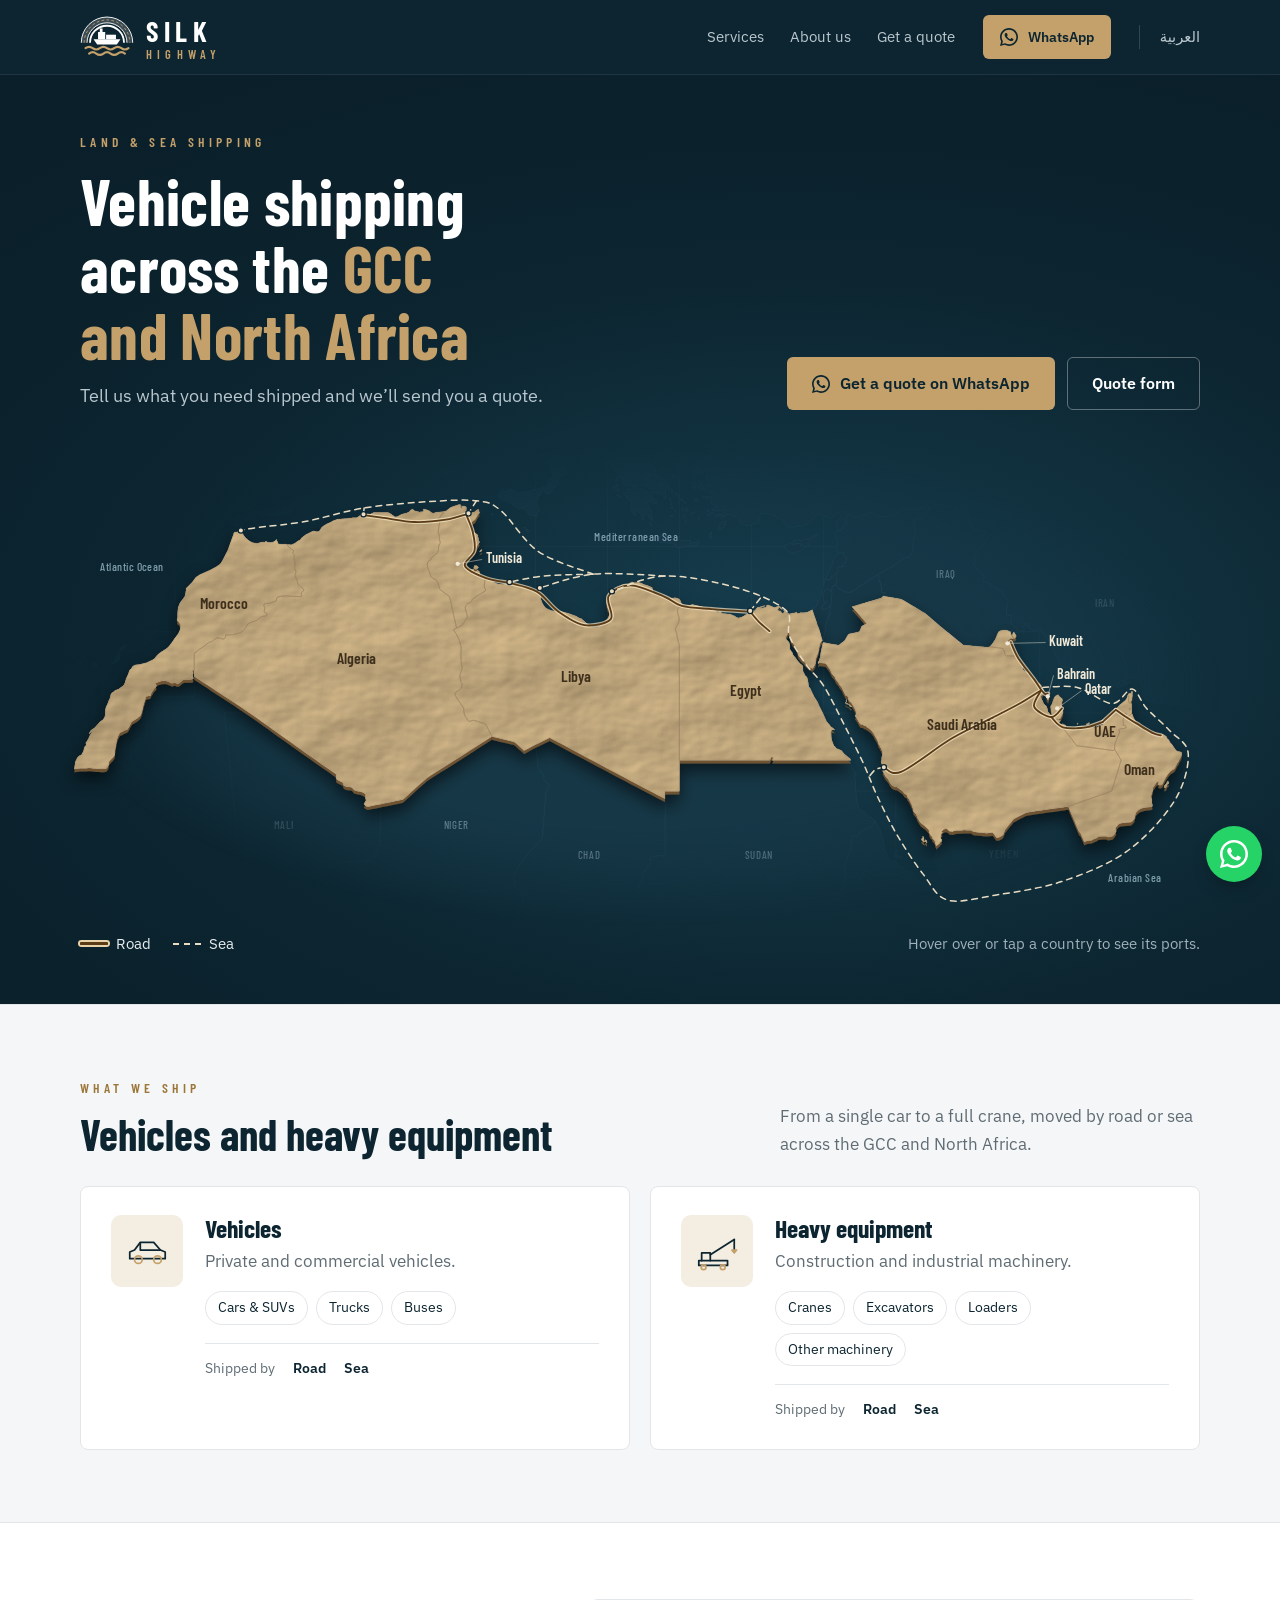
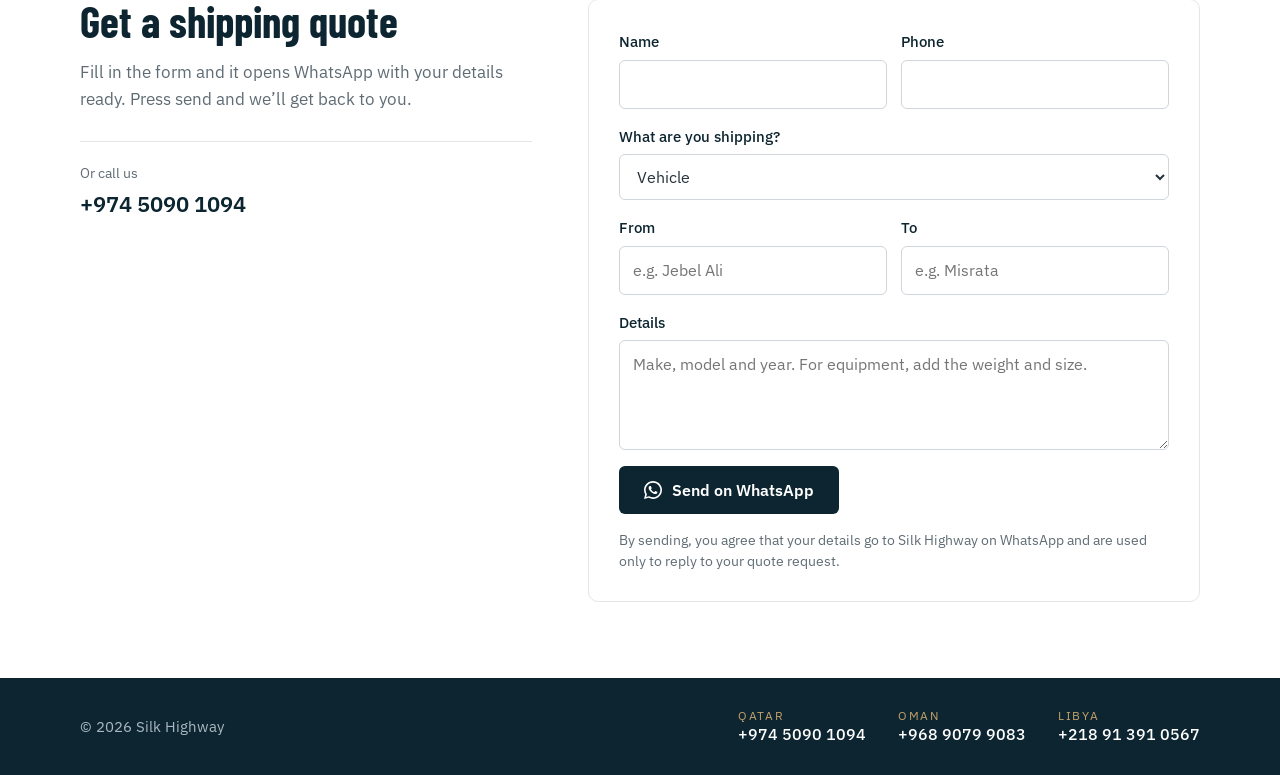
<file: index.html>
<!doctype html>
<html lang="en" dir="ltr">
<head>
<meta charset="utf-8">
<meta name="viewport" content="width=device-width, initial-scale=1, viewport-fit=cover">
<script>if(!('onpagereveal' in window))document.documentElement.classList.add('no-vt')</script>
<title>Silk Highway | Vehicle Shipping</title>
<meta name="description" content="Vehicle and heavy equipment shipping across the GCC and North Africa.">
<meta name="theme-color" content="#ffffff">
<meta property="og:title" content="Silk Highway | Vehicle Shipping">
<meta property="og:description" content="Vehicle and heavy equipment shipping across the GCC and North Africa.">
<link rel="icon" href="/assets/favicon.svg" type="image/svg+xml">
<link rel="preconnect" href="https://fonts.googleapis.com">
<link rel="preconnect" href="https://fonts.gstatic.com" crossorigin>
<link href="https://fonts.googleapis.com/css2?family=Barlow+Condensed:wght@500;600;700&family=IBM+Plex+Sans:wght@400;500;600&family=IBM+Plex+Sans+Arabic:wght@400;500;600;700&display=swap" rel="stylesheet">
<link rel="stylesheet" href="/assets/style.css">
<script type="speculationrules">{"prerender":[{"where":{"href_matches":"/*"},"eagerness":"moderate"}]}</script>
<link rel="prefetch" href="/ar">
</head>
<body>
<a class="skip" href="#main">Skip to content</a>
<header><div class="wrap nav">
  <a class="brand" href="/" aria-label="Silk Highway"><svg viewBox="0 0 60 48" aria-hidden="true" overflow="visible"><path d="M4.5 31 A25.5 25.5 0 0 1 55.5 31" fill="none" stroke="#3b4c55" stroke-width="7"/><path d="M1.3 31 A28.7 28.7 0 0 1 58.7 31" fill="none" stroke="#ffffff" stroke-width="1"/><path d="M7.7 31 A22.3 22.3 0 0 1 52.3 31" fill="none" stroke="#ffffff" stroke-width="1"/><path d="M4.5 31 A25.5 25.5 0 0 1 55.5 31" fill="none" stroke="#c4a06a" stroke-width="1" stroke-dasharray="3 2.6"/><path d="M11 31 A19 19 0 0 1 49 31" fill="none" stroke="#ffffff" stroke-width="2"/><path d="M15 27h30l-4 6H19z" fill="#ffffff"/><rect x="20" y="19" width="8" height="8" fill="#ffffff"/><rect x="22" y="15" width="3" height="4" fill="#ffffff"/><rect x="29" y="22" width="11" height="5" fill="#ffffff"/><path d="M6 37q4-3 8 0t8 0 8 0 8 0 8 0 8 0" fill="none" stroke="#c4a06a" stroke-width="2.4" stroke-linecap="round"/><path d="M10 43q4-3 8 0t8 0 8 0 8 0 8 0" fill="none" stroke="#c4a06a" stroke-width="2.4" stroke-linecap="round"/></svg><span class="words"><b>SILK</b><span>HIGHWAY</span></span></a>
  <ul>
    <li><a href="#services">Services</a></li>
    <li><a href="/about">About us</a></li>
    <li><a href="#quote">Get a quote</a></li>
  </ul>
  <a class="btn btn-primary" href="https://wa.me/97450901094?text=Hello%20Silk%20Highway%2C%20I%E2%80%99d%20like%20a%20shipping%20quote.%0A%D9%85%D8%B1%D8%AD%D8%A8%D8%A7%D9%8B%20Silk%20Highway%D8%8C%20%D8%A3%D8%B1%D9%8A%D8%AF%20%D8%B9%D8%B1%D8%B6%20%D8%B3%D8%B9%D8%B1%20%D8%B4%D8%AD%D9%86." target="_blank" rel="noopener"><svg viewBox="0 0 24 24" aria-hidden="true"><path d="M17.5 14.4c-.3-.1-1.8-.9-2-1s-.5-.1-.7.1-.8 1-.9 1.2-.3.2-.6.1-1.2-.5-2.3-1.4c-.9-.8-1.4-1.7-1.6-2s0-.5.1-.6l.4-.5.3-.5c.1-.2 0-.4 0-.5s-.7-1.6-.9-2.2c-.2-.6-.5-.5-.7-.5h-.6c-.2 0-.5.1-.8.4s-1 1-1 2.4 1 2.8 1.2 3 2 3.1 4.9 4.3c.7.3 1.2.5 1.6.6.7.2 1.3.2 1.8.1.6-.1 1.8-.7 2-1.4s.2-1.3.2-1.4-.3-.2-.6-.3zM12 21.8c-1.8 0-3.5-.5-5-1.4l-.4-.2-3.7 1 1-3.6-.2-.4C2.7 15.6 2.2 13.8 2.2 12 2.2 6.6 6.6 2.2 12 2.2S21.8 6.6 21.8 12 17.4 21.8 12 21.8zM12 0C5.4 0 0 5.4 0 12c0 2.1.6 4.2 1.6 6L0 24l6.2-1.6c1.8 1 3.8 1.5 5.8 1.5 6.6 0 12-5.4 12-12S18.6 0 12 0z"/></svg>WhatsApp</a>
  <a class="lang" href="/ar" lang="ar">العربية</a>
</div></header>

<main id="main">
<section class="hero" id="routes"><div class="wrap">
  <div class="hero-top">
    <div>
      <span class="eyebrow">Land &amp; sea shipping</span>
      <h1>Vehicle shipping across the <em>GCC and North Africa</em></h1>
      <p>Tell us what you need shipped and we’ll send you a quote.</p>
    </div>
    <div class="actions">
      <a class="btn btn-primary" href="https://wa.me/97450901094?text=Hello%20Silk%20Highway%2C%20I%E2%80%99d%20like%20a%20shipping%20quote.%0A%D9%85%D8%B1%D8%AD%D8%A8%D8%A7%D9%8B%20Silk%20Highway%D8%8C%20%D8%A3%D8%B1%D9%8A%D8%AF%20%D8%B9%D8%B1%D8%B6%20%D8%B3%D8%B9%D8%B1%20%D8%B4%D8%AD%D9%86." target="_blank" rel="noopener"><svg viewBox="0 0 24 24" aria-hidden="true"><path d="M17.5 14.4c-.3-.1-1.8-.9-2-1s-.5-.1-.7.1-.8 1-.9 1.2-.3.2-.6.1-1.2-.5-2.3-1.4c-.9-.8-1.4-1.7-1.6-2s0-.5.1-.6l.4-.5.3-.5c.1-.2 0-.4 0-.5s-.7-1.6-.9-2.2c-.2-.6-.5-.5-.7-.5h-.6c-.2 0-.5.1-.8.4s-1 1-1 2.4 1 2.8 1.2 3 2 3.1 4.9 4.3c.7.3 1.2.5 1.6.6.7.2 1.3.2 1.8.1.6-.1 1.8-.7 2-1.4s.2-1.3.2-1.4-.3-.2-.6-.3zM12 21.8c-1.8 0-3.5-.5-5-1.4l-.4-.2-3.7 1 1-3.6-.2-.4C2.7 15.6 2.2 13.8 2.2 12 2.2 6.6 6.6 2.2 12 2.2S21.8 6.6 21.8 12 17.4 21.8 12 21.8zM12 0C5.4 0 0 5.4 0 12c0 2.1.6 4.2 1.6 6L0 24l6.2-1.6c1.8 1 3.8 1.5 5.8 1.5 6.6 0 12-5.4 12-12S18.6 0 12 0z"/></svg>Get a quote on WhatsApp</a>
      <a class="btn btn-outline" href="#quote">Quote form</a>
    </div>
  </div>
  <div class="map"><div class="map-inner">
    <svg viewBox="0 0 1400 579" direction="ltr" role="img" aria-label="Map of the countries we ship to: the six Gulf countries and North Africa">
<defs>
  <radialGradient id="seaGrad" cx="62%" cy="38%" r="80%"><stop offset="0" stop-color="#173f50"/><stop offset="1" stop-color="#0a1f29"/></radialGradient>
  <filter id="relief" filterUnits="userSpaceOnUse" x="0" y="0" width="1400" height="579" color-interpolation-filters="sRGB">
    <feTurbulence type="fractalNoise" baseFrequency="0.0055 0.0085" numOctaves="5" seed="23" result="noise"/>
    <feDiffuseLighting in="noise" surfaceScale="4" diffuseConstant="1.2" lighting-color="#fff6e6" result="light">
      <feDistantLight azimuth="225" elevation="42"/>
    </feDiffuseLighting>
    <feComposite in="light" in2="SourceGraphic" operator="in" result="lit"/>
    <feBlend in="lit" in2="SourceGraphic" mode="multiply"/>
  </filter>
  <filter id="lift" filterUnits="userSpaceOnUse" x="0" y="0" width="1400" height="579">
    <feDropShadow dx="0" dy="9" stdDeviation="9" flood-color="#000" flood-opacity=".55"/>
  </filter>
  <radialGradient id="fadeGrad" cx="50%" cy="50%" r="50%"><stop offset=".6" stop-color="#fff"/><stop offset="1" stop-color="#000"/></radialGradient>
  <mask id="fade" maskUnits="userSpaceOnUse" x="0" y="0" width="1400" height="579"><rect width="1400" height="579" fill="url(#fadeGrad)"/></mask>
</defs>
<g mask="url(#fade)">
<path class="grat" d="M52.2,579L52.2,369.8L52.2,0M139.1,579L139.1,369.8L139.1,0M226.1,579L226.1,369.8L226.1,0M313,579L313,369.8L313,0M400,579L400,369.8L400,0M487,579L487,369.8L487,0M573.9,579L573.9,369.8L573.9,0M660.9,579L660.9,369.8L660.9,0M747.8,579L747.8,369.8L747.8,0M834.8,579L834.8,369.8L834.8,0M921.7,579L921.7,369.8L921.7,0M1008.7,579L1008.7,369.8L1008.7,0M1095.7,579L1095.7,369.8L1095.7,0M1182.6,579L1182.6,369.8L1182.6,0M1269.6,579L1269.6,369.8L1269.6,0M1356.5,579L1356.5,369.8L1356.5,0M0,507.7L8.7,507.7L52.2,507.7L95.7,507.7L139.1,507.7L182.6,507.7L226.1,507.7L269.6,507.7L313,507.7L356.5,507.7L400,507.7L443.5,507.7L487,507.7L530.4,507.7L573.9,507.7L617.4,507.7L660.9,507.7L704.3,507.7L747.8,507.7L791.3,507.7L834.8,507.7L878.3,507.7L921.7,507.7L965.2,507.7L1008.7,507.7L1052.2,507.7L1095.7,507.7L1139.1,507.7L1182.6,507.7L1226.1,507.7L1269.6,507.7L1313,507.7L1356.5,507.7L1400,507.7L1400,507.7M0,416.5L8.7,416.5L52.2,416.5L95.7,416.5L139.1,416.5L182.6,416.5L226.1,416.5L269.6,416.5L313,416.5L356.5,416.5L400,416.5L443.5,416.5L487,416.5L530.4,416.5L573.9,416.5L617.4,416.5L660.9,416.5L704.3,416.5L747.8,416.5L791.3,416.5L834.8,416.5L878.3,416.5L921.7,416.5L965.2,416.5L1008.7,416.5L1052.2,416.5L1095.7,416.5L1139.1,416.5L1182.6,416.5L1226.1,416.5L1269.6,416.5L1313,416.5L1356.5,416.5L1400,416.5L1400,416.5M0,322.3L8.7,322.3L52.2,322.3L95.7,322.3L139.1,322.3L182.6,322.3L226.1,322.3L269.6,322.3L313,322.3L356.5,322.3L400,322.3L443.5,322.3L487,322.3L530.4,322.3L573.9,322.3L617.4,322.3L660.9,322.3L704.3,322.3L747.8,322.3L791.3,322.3L834.8,322.3L878.3,322.3L921.7,322.3L965.2,322.3L1008.7,322.3L1052.2,322.3L1095.7,322.3L1139.1,322.3L1182.6,322.3L1226.1,322.3L1269.6,322.3L1313,322.3L1356.5,322.3L1400,322.3L1400,322.3M0,224.2L8.7,224.2L52.2,224.2L95.7,224.2L139.1,224.2L182.6,224.2L226.1,224.2L269.6,224.2L313,224.2L356.5,224.2L400,224.2L443.5,224.2L487,224.2L530.4,224.2L573.9,224.2L617.4,224.2L660.9,224.2L704.3,224.2L747.8,224.2L791.3,224.2L834.8,224.2L878.3,224.2L921.7,224.2L965.2,224.2L1008.7,224.2L1052.2,224.2L1095.7,224.2L1139.1,224.2L1182.6,224.2L1226.1,224.2L1269.6,224.2L1313,224.2L1356.5,224.2L1400,224.2L1400,224.2M0,121.1L8.7,121.1L52.2,121.1L95.7,121.1L139.1,121.1L182.6,121.1L226.1,121.1L269.6,121.1L313,121.1L356.5,121.1L400,121.1L443.5,121.1L487,121.1L530.4,121.1L573.9,121.1L617.4,121.1L660.9,121.1L704.3,121.1L747.8,121.1L791.3,121.1L834.8,121.1L878.3,121.1L921.7,121.1L965.2,121.1L1008.7,121.1L1052.2,121.1L1095.7,121.1L1139.1,121.1L1182.6,121.1L1226.1,121.1L1269.6,121.1L1313,121.1L1356.5,121.1L1400,121.1L1400,121.1M0,11.4L8.7,11.4L52.2,11.4L95.7,11.4L139.1,11.4L182.6,11.4L226.1,11.4L269.6,11.4L313,11.4L356.5,11.4L400,11.4L443.5,11.4L487,11.4L530.4,11.4L573.9,11.4L617.4,11.4L660.9,11.4L704.3,11.4L747.8,11.4L791.3,11.4L834.8,11.4L878.3,11.4L921.7,11.4L965.2,11.4L1008.7,11.4L1052.2,11.4L1095.7,11.4L1139.1,11.4L1182.6,11.4L1226.1,11.4L1269.6,11.4L1313,11.4L1356.5,11.4L1400,11.4L1400,11.4"/>
<g class="other"><path d="M1236.2,477.9L1227.5,481.1L1225.2,482.5L1223.1,484.3L1221.5,486.5L1220.4,490.4L1221.2,494L1221.2,495.9L1218.9,497.1L1216.8,498L1214.5,499.4L1213,499.7L1211.8,500.8L1210.5,501.6L1205.6,503.6L1200.2,505.2L1191.8,507L1188.5,509L1185.5,510.4L1181,510.8L1174.8,512.7L1171.3,514.2L1167,516.7L1166.1,517.5L1165.3,519.3L1164,520.9L1161.4,523.4L1159.4,524.8L1158.2,524.8L1155.6,525.5L1152.7,525.7L1147.7,524.8L1146.3,525.4L1145.3,526.4L1141.5,528.2L1137.5,531.7L1134.6,532.7L1130,533.8L1126.7,535.2L1124.6,535.8L1121.8,536.1L1116.6,536L1111.7,536.5L1107.1,537.5L1105,539.4L1102.5,542.3L1098.5,543.6L1097.6,544.6L1096.3,546.8L1093.8,547.4L1091.4,547.8L1089,546.8L1084.5,549.4L1082.8,549.9L1080.2,550L1078.3,550.5L1077,550.4L1075.4,549.3L1071.9,548.1L1069.3,548.9L1069.1,546.4L1064.9,538.8L1065.8,532.1L1065.8,531.2L1065,528.2L1062.4,525.5L1062.5,522L1061.6,519.5L1061,517L1061.2,516.3L1061.3,515.7L1059.9,511.8L1059.5,511L1059.4,510.2L1059.8,509.5L1059.8,508.8L1059.1,507.6L1058.4,505.3L1054.9,503.5L1055.6,501.8L1056.3,502.4L1057.2,502.9L1057.4,501.8L1057.4,501L1055.9,495.9L1058.1,489.1L1057.4,482.9L1060.6,480.4L1061.4,479.7L1061.9,479L1062.7,477.6L1063.8,477.2L1064.1,475.7L1064.1,474.9L1063.4,474.3L1062.9,472.6L1063.1,470.4L1063.3,469.5L1063.6,467.8L1064.7,467.2L1065,466.6L1064.1,465.6L1064.2,465L1066.1,463.2L1066.9,462.7L1068.1,462.1L1069.1,462.1L1070.3,462.4L1071.3,462.9L1072.2,463.8L1073.3,464.8L1074.8,465.3L1075.9,465.1L1076.8,465.6L1077.5,465.4L1078.4,464.8L1079.7,464.8L1081,464.2L1084.4,464L1087.7,464.1L1091.2,463.6L1094.8,463.7L1098.2,463.7L1099,463.8L1099.8,464.1L1102.7,465.7L1105,466L1109.5,466.4L1114.3,466.9L1118.4,467.3L1122,466.9L1124.9,466.6L1125.7,466.7L1126.6,467.7L1128.4,470.1L1130,472.4L1132.9,472.5L1134.8,471.6L1136.9,470.4L1138.1,469.5L1139.6,465.8L1140.5,463.3L1142.6,460.6L1144.5,458.4L1146.9,455.3L1148.2,453.7L1150.9,450.4L1153.3,449.1L1158.1,446.6L1162.9,444.2L1165.9,442.6L1168.6,441.9L1173,441.3L1178.1,440.5L1183.3,439.8L1188.8,439L1194.9,438.1L1199.1,437.6L1204.5,436.8L1209,436.2L1212.9,435.6L1217,435L1217.8,436.8L1218.5,438.7L1219.3,440.5L1220.1,442.3L1220.8,444.2L1221.6,446L1222.4,447.8L1223.2,449.7L1223.9,451.5L1224.7,453.3L1225.5,455.2L1226.2,457L1227,458.8L1227.8,460.6L1228.5,462.4L1229.3,464.3L1230.1,466L1231.3,466.6L1232.1,468.3L1233.1,470.7L1234.2,473.1L1235.2,475.5ZM1053.7,502.2L1053.2,502.6L1053.1,501.9L1053.4,500.3L1053.9,499.9L1054.4,501.1L1054.1,501.7ZM1056.6,530.9L1055.5,531.5L1056.2,530.1L1057.1,529.8L1057.3,529.9ZM1057.2,526.2L1056.9,526.6L1056.6,526.5L1055.6,525.5L1056.7,524.4L1057.4,525.4ZM1248.1,550L1249.1,550.2L1250.8,549.6L1255.4,549.5L1261,551.5L1260,552L1259.4,552.8L1256.9,553.4L1254.4,554.9L1247.3,555.7L1245.2,555.3L1243.4,553.8L1240.3,551.9L1241.5,550.6L1241.8,550.1L1242.3,549.6L1244.1,548.6L1245.9,548.7Z"/><path d="M1400,12.2L1399.7,11.9L1399,10.6L1397.8,3.8L1396.5,0.8L1395.6,0L1400,0Z"/><path d="M1236.7,38.3L1236.5,39.4L1235.6,36.2L1235.1,32.8L1235.7,31.8L1236.4,31.8L1235.7,33.1ZM1395.6,0L1396.5,0.8L1397.8,3.8L1399,10.6L1399.7,11.9L1400,12.2L1400,115.9L1400,115.9L1399.3,115.7L1398,116.2L1396.7,117.5L1396,117L1395.7,115.8L1395,114.9L1392.8,113L1391,111.6L1390.2,111.5L1388.5,111.9L1386.4,112.2L1384.7,111.9L1383.4,111.3L1381.3,109.5L1380.5,108.4L1379.9,107.7L1378.5,107.9L1378.1,107L1378,106L1378.4,104.8L1378.3,102.5L1377.5,100.9L1376.6,100.2L1376.7,99.7L1377.1,98.6L1377.6,97.6L1377.6,95.6L1376.9,93.5L1376.7,90.4L1376.9,87.3L1376,85.8L1368.9,85.8L1362.5,86L1362.1,85.6L1359.7,81.8L1357.6,78.9L1355.6,77.2L1351.1,75L1348.9,74.2L1347.1,72.5L1345.5,70.8L1345.1,68.4L1344.8,67.6L1344.4,66.9L1343.9,66.6L1343.3,66.7L1338.1,63.9L1335.9,63.1L1333.9,63.7L1333,63.8L1331.3,63L1329.3,64.1L1328.5,64.2L1327.3,63.9L1326.3,63.5L1323.7,60.9L1321.4,59.9L1319.8,59.2L1316.7,58.3L1313.4,57.7L1311.7,57.3L1310.5,56.7L1310.2,56.4L1310.2,55.4L1310.1,54.2L1309.7,53.3L1308.9,52.2L1307.7,51.4L1305.7,51.5L1302.7,51.4L1300.4,50.6L1298.6,50.5L1296.4,50.6L1294.6,50.6L1293.3,51.2L1292.6,51.9L1292.1,54L1291.7,54.4L1290.9,54.5L1289.9,54.4L1287.8,54.4L1284.2,54L1279.6,54L1276.2,55L1273.5,56.6L1270.9,58.3L1267.8,61.1L1266.9,62.3L1265.1,67.1L1264.4,67.8L1263.3,68.4L1262.2,68.4L1260.2,69.2L1257.4,70.3L1255.5,70.8L1250.7,70.6L1250.4,69.1L1249.5,63.4L1249.1,57.8L1249.1,55.1L1249.6,49.8L1249.6,47.2L1249.4,44.7L1249.6,42.4L1250,39.7L1250.2,37L1249.9,35.1L1249,33.5L1247.4,31.6L1247.1,30.5L1247,29.2L1245.5,29.1L1244.1,27.8L1243.1,27.1L1240.6,26.3L1239.4,26.3L1238.3,26.8L1237.5,28L1236.9,26.1L1236.9,24.2L1238.9,20.2L1240.1,21.4L1241.6,21.9L1243.4,22L1245.3,21.6L1244.9,20.3L1244.1,19.5L1243,18.9L1242.6,17.1L1242.8,15.2L1243.3,13.4L1242.7,12.7L1241.8,12.3L1239.8,12.3L1237.2,11.9L1234.6,11.7L1233.9,13.8L1235.4,16.5L1234.2,15.2L1233,13.4L1231.4,10.2L1230.4,6.4L1230.2,2.3L1230.8,0L1395.6,0Z"/><path d="M764.7,8.3L760.7,9L759.5,8.3L760.7,6.9L763,6.1L763.8,6L764.8,7.3ZM1071.1,0L1070.8,0.4L1071.2,1.3L1071.6,2.4L1071.5,3.3L1072.7,5.9L1073.2,7.6L1072.8,8L1072.5,8.5L1074.7,9.8L1077.2,10.9L1078.3,11.1L1081.4,10.6L1083.3,10.5L1085.2,11.5L1088,14L1091,17.1L1091.6,18.1L1091.9,18.6L1092.5,19.3L1091.9,19.3L1090.9,18.6L1088.5,16.6L1087.2,17.5L1086.2,18.9L1085,24.5L1084.1,25.1L1082.4,25L1080.4,24.9L1079,25.1L1078.7,25.5L1078.8,26.1L1079.3,27L1079.5,28.1L1079.7,29L1080.4,29.9L1081.4,30.7L1081.4,31.5L1081.2,32.7L1081,33.5L1080.8,34.1L1081.2,35.4L1082.3,37L1083,37.6L1082.7,40.6L1083.1,42L1083.4,43.8L1083.3,46.9L1083.5,47.6L1083.8,47.9L1084.8,48L1085.7,48.2L1086.1,48.7L1086,49.1L1084.9,50.5L1084.7,51.5L1084.4,52.9L1084,53.7L1082.9,55.3L1082.2,56.9L1081.9,58.2L1082.2,58.8L1084.1,59L1085.2,59.9L1088,61.8L1088.5,62.5L1087.7,63.7L1087.7,64.1L1088.1,64.8L1088.3,65.8L1088.2,67L1088.2,68.6L1088.7,68.8L1090.7,70.3L1092.1,71.8L1092.1,72.2L1091.4,73.3L1091.6,74.7L1091.6,75L1091,74.5L1089.9,74.3L1088.8,74.3L1088.1,74.6L1086.9,75.7L1085.2,76.8L1083.9,77.8L1083.2,78.6L1082.5,78.5L1082,77.8L1081.8,76.9L1081.9,73.6L1081.6,72.6L1081,71.9L1080.2,71.5L1079.4,71.3L1078.5,71.2L1077.2,72.2L1075.4,73.2L1072.7,73.1L1070.8,72.9L1069.8,72.7L1066.2,71.2L1065.5,71.2L1064.1,70.5L1062.5,70L1059.8,71L1058.6,70.8L1056.9,70L1056.4,70.2L1054.6,72.6L1051.4,75.3L1049.7,75.7L1048.9,73.1L1048.2,72.1L1047.8,71.9L1047,71.6L1046.4,71.8L1044.5,73.6L1041.5,74.7L1039,75.3L1035,76.1L1032,76.5L1030.7,76.6L1027.9,76.2L1025.4,75.7L1022.9,75.7L1021,76L1016.6,77.9L1009,81.9L1003.2,83.8L1000,84.6L997.5,85L993.2,85L989.7,84.7L987.3,84.8L985.9,84.3L984,82.7L981.6,81.1L980.6,80.7L979.2,80.4L977.2,80.2L972.3,82.5L970.7,83.2L969,83.7L965.7,85.1L964.1,85.8L962.2,85.8L959.8,85.5L957.7,85.6L956.3,84.5L955.5,83.3L952.6,82.6L950.6,82.4L950.1,82.9L949.5,84.6L948.6,88.8L948.5,89.9L950.3,94L950.2,94.7L948.9,94.9L947.4,95L946.4,95.3L945.7,96L945.2,99.6L943.5,100.3L942.6,101.1L941.8,103.3L941.4,103.3L938.5,101.6L937.3,101.5L938.4,99.7L937.2,96.3L935.8,93.1L937.1,91L939.7,88.4L942.4,85.5L942.4,83.7L942.2,82.3L941.5,81.3L940,80L937.5,81.4L935.7,82.9L934.5,83.2L933.2,84.1L932.6,85.6L931.1,86.8L928.6,87.3L924.8,86L920.8,84L918.4,82.5L916.6,82.1L914.8,82.8L909.6,86.7L904.7,92.4L903.5,93.4L899,95.8L896,96.6L894.7,96.4L888.7,97.5L885.7,97.7L883.4,98.9L878.9,97.5L876.1,95.7L874.5,94L871.9,90L869.9,88.2L865.7,86.5L858.3,82.4L856.3,82L851.3,81.4L846,81L844.9,82.5L844.5,88.4L843.6,90L843.2,93L842.6,93.9L841.5,94.5L839.9,93.5L838.8,93.1L836.2,94.3L831.1,96.1L829.4,96.3L823.5,94.1L821.3,92.7L819.9,91.1L819.4,88.5L818.5,87L818.4,85.9L818.1,84.8L816.9,84.3L815.6,85.2L814.2,85.1L812.5,84.6L808.4,82.3L805.3,82.2L803.4,84.9L801.9,85.8L800.4,86L800.2,85.2L801.5,83.5L796.6,83.8L794,85.1L792,84.9L790.5,84.3L790.7,83.6L792.3,83.3L793.6,82.7L798.9,82.2L800.1,81.7L801.4,79.8L803.9,78.2L804.2,77.4L802.3,77.4L794.2,77.9L788.7,77.7L788,78.5L787.2,78.6L787,76.3L787.8,75.3L789,75.4L791.9,74.5L791.7,72.7L789.6,71.4L789.2,70.6L787.7,70.5L786.4,69.6L786.2,67.3L785.2,64.9L783.8,63.7L784,63L786.5,62.2L787,58.8L786.7,56.6L785.4,56.5L781.6,54.8L780.5,54.9L779.3,53.1L777.1,51.8L776,52.2L775.3,52.9L774.3,52.6L772.7,51.4L771,50.8L770.2,50L771.2,48L772.4,48L772.7,46.4L771.7,43.7L771.8,42.3L772.9,42L774.1,42.2L775.4,43.8L775.8,45.4L775.6,46.9L776.4,48.4L776.9,48.7L777.3,47.2L777.9,46.9L778.6,47.6L780.2,47.9L784.3,47L785.1,46.2L782.1,46.2L781,45.5L779.8,43.8L779.1,42.3L778.9,41.5L778.5,40.4L779,39.8L781,38.9L782.8,36.5L782.1,35.8L781.2,35.4L780.3,35.6L779.4,34.8L779.3,33.6L780,32.7L780.1,31.3L777.7,28.1L777.1,27.4L777.6,26.3L779.4,24.5L781.1,22.3L780.8,21.6L779.6,21.3L773.6,22.2L771.3,23.1L767.2,23.4L766.9,22.2L767,21.1L767.9,19.2L767.8,14.3L768.4,11.6L770.7,10.8L773.5,6.9L778.1,2.3L782.8,2.4L784.7,1.1L787.5,1L788.1,1.9L788.4,2.8L790.9,4.1L795.3,3.9L796.4,3.4L797.4,2.7L795.4,0.4L795.8,0L798.9,0L798.9,0L799.8,0.2L799.9,0.8L799.4,1.5L798.7,2.7L799.4,3L805,2.2L810.9,2.8L812.8,2.5L817.5,2.5L818.3,1.7L817,0.8L815.6,0.4L814.8,0L1071.1,0ZM778.7,0L778.6,0L773.4,5.4L770.9,8.6L769.9,9.2L768.7,9.7L769.1,8.2L769.7,6.8L769.6,5.7L769.6,4.2L771.4,2.5L773,1.3L775.6,0L778.7,0Z"/><path d="M313.2,579L313.2,578.7L312.9,578.1L311.8,577L315.8,577.9L320.4,579L313.2,579Z"/><path d="M937.3,101.5L938.5,101.6L941.4,103.3L941.8,103.3L942.6,101.1L943.5,100.3L945.2,99.6L945.7,96L946.4,95.3L947.4,95L948.9,94.9L950.2,94.7L950.3,94L948.5,89.9L948.6,88.8L949.5,84.6L950.1,82.9L950.6,82.4L952.6,82.6L955.5,83.3L956.3,84.5L957.7,85.6L959.8,85.5L962.2,85.8L964.1,85.8L965.7,85.1L969,83.7L970.7,83.2L972.3,82.5L977.2,80.2L979.2,80.4L980.6,80.7L981.6,81.1L984,82.7L985.9,84.3L987.3,84.8L989.7,84.7L993.2,85L997.5,85L1000,84.6L1003.2,83.8L1009,81.9L1016.6,77.9L1021,76L1022.9,75.7L1025.4,75.7L1027.9,76.2L1030.7,76.6L1032,76.5L1035,76.1L1039,75.3L1041.5,74.7L1044.5,73.6L1046.4,71.8L1047,71.6L1047.8,71.9L1048.2,72.1L1048.9,73.1L1049.7,75.7L1049.7,76L1049.5,76.8L1047.6,78.9L1044.9,81.9L1043,83.7L1039.8,86.8L1037.4,87.5L1033.3,88.6L1032.3,89.7L1031.2,91.4L1030.6,93.8L1030.5,95.3L1030.3,98.1L1031.3,101L1032.2,103.8L1032.3,105.6L1032.3,107.4L1031.4,109.3L1030.4,112L1029.8,114.9L1029.6,120.5L1029.6,125.2L1029.5,126L1027.8,129.3L1025.9,133.2L1024.9,134L1020.7,135.2L1016.1,138L1010.8,141.2L1006.1,144L1001.2,147L996,150.1L992.3,152.3L987.4,155.3L982.9,158.1L978.4,161L974.9,163.1L969.7,166.6L966.6,168.6L962,171.5L958.1,174.1L953.4,177.1L947.5,176.2L945.6,175.7L944.1,174.3L942.9,173.5L940.2,172.7L938.4,169.9L937.3,169L935.4,168.5L935.7,167.6L936.7,165.9L937.6,164.1L937.1,163.1L936.9,162.2L936.9,161.2L937.5,160.2L937.2,159L936.7,157.8L936.3,157.3L936.3,156.2L936.5,155.3L936.9,154L937.7,153.4L937.9,152.6L938.5,151.9L939.5,151.3L939.7,150.9L939.6,150.6L938.7,150.1L938.1,149.2L938.6,147.8L938.9,147.4L939.5,146.7L940.7,145.7L941.7,145.6L942.6,145.6L944.1,145.6L945.2,145.8L945.5,145.6L945.4,145.2L944.1,144.4L944,143.7L944.3,143L945.3,142L946.5,141.1L947.1,141L948.4,139.4L949.3,137.5L947.9,133.1L947.1,132.4L945.7,131.8L944.9,131.7L944.8,131.4L945.9,130.3L946.7,129.3L945.8,128.3L944.3,127.9L943.7,128.9L941.7,128.9L938.7,128.9L937.4,124.2L937.2,122.2L937.2,119.8L938.2,116.3L937.7,114.7L937.7,113.6L937.4,112.1L935,108.9L936.4,103Z"/><path d="M875.6,579L876.6,578.1L876.9,577.5L876.9,577.1L875.7,574.7L875.4,573.5L875.4,571.7L875.6,568.8L875.6,567L875.6,566.8L875.4,566.5L875.4,566.4L870.8,561.2L882.4,561.2L882.4,560.7L882.4,560.5L882.4,560.3L882.1,559.7L882,558.9L882,558.6L882,558.4L882.1,558L882.1,557.8L882.1,557.7L882.1,557.6L882.1,557.5L882.1,557.4L890.4,557.5L890.3,558.9L889.3,562.4L889.3,564.4L889.1,566.8L889,567L888.8,567.5L888.6,567.8L888.4,568.1L888.3,568.2L888.2,568.4L888.2,568.6L889.6,579L875.6,579Z"/><path d="M889.6,579L888.2,568.6L888.2,568.4L888.3,568.2L888.4,568.1L888.6,567.8L888.8,567.5L889,567L889.1,566.8L889.3,564.4L889.3,562.4L890.3,558.9L890.4,557.5L882.1,557.4L882.1,557.5L882.1,557.6L882.1,557.7L882.1,557.8L882.1,558L882,558.4L882,558.6L882,558.9L882.1,559.7L882.4,560.3L882.4,560.5L882.4,560.7L882.4,561.2L870.8,561.2L875.4,566.4L875.4,566.5L875.6,566.8L875.6,567L875.6,568.8L875.4,571.7L875.4,573.5L875.7,574.7L876.9,577.1L876.9,577.5L876.6,578.1L875.6,579L711.1,579L711.1,579L711.2,578.6L712,575.7L712,574.4L711.7,573L710.4,572L709.3,571.8L708.8,571.3L707.8,570.5L706.8,570L705.9,568.8L705.3,567.2L705.8,561.5L705.4,560.8L704.2,560.6L703.9,560.2L703.9,559L703.2,555.8L702.4,553.1L702.9,551.6L701.8,549.6L699.7,548.7L697.7,549L695.7,549.4L694.4,549.3L693.6,548.9L692.9,548.2L692.6,547.3L692.9,546L694.1,543.5L695.5,541.5L698.4,539.7L699.2,538.7L699.6,537.7L699.7,536.4L699.5,535.1L699.2,533.9L698.3,532.3L697.5,530.5L697.5,529.2L697.9,528.3L698.7,527.2L700.2,526L700.6,525.8L701.6,525.1L702.4,524.7L704.5,523.4L705,522.8L704.8,522L704.3,521.4L703.4,520.6L703.3,519.5L703.1,517.7L702.6,516.6L702.3,515.8L702.9,515.2L703.8,514.3L704.9,513.8L706.6,513.3L707.3,512.7L707.5,511.5L707.5,510.4L708.1,509.5L709,507.7L709.6,506.9L710.7,505.9L711.9,504.8L712.4,503.4L712.5,502.1L711.9,498.1L713.2,496.4L714.9,495L717.3,495.1L721,494.8L723.5,494.2L725.4,494.3L729.5,495L729.8,494.8L729.9,494.7L730.1,493.6L730.1,490.9L730.1,482.9L730.1,474.8L730.1,466.6L730.1,458.5L730.1,450.4L730.1,442.2L730.1,434L730.1,425.8L730.1,423.5L730.1,421.2L730.1,418.9L730.1,416.6L734.4,416.6L738.7,416.6L743,416.6L747.3,416.6L747.3,416.5L747.3,416.5L747.4,416.5L747.5,416.4L747.5,407.2L747.5,397.9L747.5,388.6L747.5,379.3L754.2,379.3L760.8,379.3L767.4,379.3L774.1,379.3L780.7,379.3L787.3,379.3L794,379.3L800.6,379.3L807.3,379.3L813.9,379.3L820.6,379.3L827.2,379.3L833.9,379.3L840.5,379.3L847.1,379.3L853.8,379.3L855.8,379.3L856.7,379.2L858.4,375.7L859.2,375.4L860.2,375.6L860.7,376.4L860.3,377.6L859.7,379.3L863,379.3L868.7,379.3L874.4,379.3L880.1,379.3L885.8,379.3L891.5,379.3L897.2,379.3L902.9,379.3L908.6,379.3L914.3,379.3L920.1,379.3L925.8,379.3L931.5,379.3L937.2,379.3L942.9,379.3L948.6,379.3L954.3,379.3L954.5,383.6L955.3,387L958,391.8L960.2,394.5L961,395.9L961.1,396.6L961,397.2L960.3,396.5L959.1,396L959,398.2L959.3,399.9L959.5,402.9L960.5,406.2L959.8,409.2L959.9,414.2L961.1,420.3L960.8,424.2L962.8,433.2L964.7,438.2L965.8,439.5L967,440.1L969.2,440.6L972.5,443.1L975.2,445.8L976.2,447.2L977.4,448.7L978.3,448.4L978.9,448L979.7,449.3L983.9,451.9L984.5,453.2L983,454.4L981.2,456.5L980.8,457.3L980.6,457.8L980.4,458.4L979.9,459.1L978.9,459.9L978.5,460.3L978.3,460.9L977.7,461.2L977,461.3L976.5,461.5L975.6,461.9L974.4,461.7L973,462.1L972.5,462.5L971.5,462.9L970.5,463L970.2,463.2L969.2,463.9L968,464.8L966.5,465.4L966,465.6L965.4,466.3L964.4,469.5L963.6,470.4L962.5,470.5L960.8,470.5L959.5,470.8L957.6,470.4L956.7,470.4L956.4,471.1L956.1,473.9L956.1,475.1L955.4,476.6L954.6,478.3L954.9,481.3L955,484.3L953.5,488.7L953.3,489.7L951.8,493.3L950.9,494.6L949,501.2L948.2,503.2L946.6,505.3L946.9,508.8L947.3,512.4L947.7,515.9L948.2,521.1L946.9,525.9L946.9,528.5L945.9,532.3L945.2,534.1L944.5,535.2L943.9,536.3L942.8,538.7L941.9,541.9L941.5,545.1L941.5,547L941.3,547.9L941,548.4L938.9,548.8L936,549.1L934.5,549.6L933.4,550.3L932.1,551.8L929.6,556L928.2,558.6L926.1,562.1L923.7,564.6L923.2,565.8L922.8,568.1L921.9,571.7L921.1,574.2L921.2,576.2L920.6,579L889.6,579Z"/><path d="M340.7,41.3L340.4,41.5L339.2,41.3L337.5,41.3L337.4,40.4L337.7,39.8L338,39.1L339.1,40.4L340.7,40.6ZM367.7,16.2L369.4,16.9L371.2,16.2L372.1,16.4L373.1,16.8L373.2,18.2L372.4,19.8L371.3,21.5L370.3,23.2L369.5,25.2L367.9,26.5L366.5,27.2L363.5,25.7L361.7,25.3L361.2,24.7L360.8,22.5L360,21.8L358.8,21.5L357.8,22L356.5,23.2L355.8,22L354.7,21.8L354.3,21.1L354.3,20.2L361.5,14.7L363.5,13.5L368,12.1L368.7,12.3L368.1,13.1L368.1,13.5L368.7,13.9L368.5,14.5L368,15.1ZM387.7,15L387.4,15.3L382.1,12.6L380.3,12.3L379.9,11.9L379.9,10.6L380.1,10L383.6,9.7L386.5,10.6L388.1,13.3L388.2,13.7ZM338.2,35.8L337.6,37.1L334.9,36.7L334.3,36.1L334.9,34.5L335.7,34.3L335.7,33.2L336.5,32.1L340.2,31.2L341.1,32L341.3,33.1L339.1,35.4ZM321.8,0L319.4,4.1L315.8,9L313.8,11.1L311.8,14.2L307.4,22.3L307.3,24.6L309.5,32.5L310.7,34.6L312.4,36.4L315.8,37.9L316.5,39.3L315.4,40.7L312.1,43.2L306.4,46.5L304,49.1L303.5,51.7L301.8,52.8L301.2,56.3L300.2,58.7L299.9,59.4L298.9,61.2L298.7,62.5L300.5,64.3L299.6,65.1L298.7,65.4L296.7,65.6L290,65.8L284.5,69.6L281.8,73L279.3,79.2L276.3,82.9L275,83.6L272.9,82L270.4,81.7L267.9,82.3L266.6,83.5L264.6,84.3L262.5,83.7L258.3,83.3L256.4,83.4L253.3,84.4L250.8,83.7L246.5,83.4L237.1,84.2L235.9,84.6L234.8,86.1L231.7,88.8L227.2,88.9L223.1,90.6L222.1,91.7L220.4,94.6L219.8,96.8L219.5,96.8L219,96.3L218.3,96.5L218,98.1L216.5,98.9L215.2,99.1L212,97.8L209.4,95.8L208,95.7L205.8,92.5L204.8,90.5L204.1,88.4L204.2,87.5L204,86.8L202,86L201.5,84L203,81.4L204.2,80.3L204.9,80L203.1,80.1L201.8,81.7L200.1,79.1L193.3,73.8L193.7,72.7L193.7,72L192.6,73.4L191.7,73.8L188.2,73.5L184.2,74.2L183.2,68.7L182.7,66.6L182.5,65.3L183.6,62.2L184.7,60.9L186.2,58.2L188.1,56L190,55.5L190.9,55.2L191.6,53.5L192.1,52L191.7,51.9L189.5,52.2L185.4,46L185.5,45L186,43.6L186.4,41.8L186.4,40.3L187.5,39.1L189.1,37.8L190.5,36L191.2,34.2L191.4,32.7L190.5,31.5L188.3,30.9L186,26.3L185.5,23.5L185,23.2L183.5,21.9L182.2,19.5L182,19.1L183.4,18.6L189.2,18.6L190.5,18.1L190.7,17.9L191.7,16L192.9,12.8L193.1,10.9L192.7,10.1L190.8,8.2L190.7,7.6L191,6.7L192.2,5.7L193.7,4.6L194.6,3.6L194.4,2.8L193.9,2L193.9,1.3L194.2,0.4L194.2,0L321.8,0ZM29,256.5L27.5,261L26.1,262.8L25.3,263.4L23.3,263.9L20.9,261.1L19.8,258.2L19.1,257.3L20.1,256.6L21.7,256.7L25.1,256.1L25.8,255.9L29.2,253L32.6,252.6L32.7,253.6ZM74.5,246L73.3,247.3L72,246.8L72.7,244L73.2,243.1L75.7,241.9L77.7,241.3L78.2,240L78.9,239.5L79.6,240.3L79,241.2L78.7,244.1L77.3,245ZM66.1,260.7L63.8,262.9L61.4,262.4L61,262L63.4,261.5L65.5,259.8L66.9,256L69.1,251.8L69.5,250L70.3,249.3L71.5,249.3L72,249.4L72.6,250.3L72.6,252.4L72,255.9L70.8,259ZM45.2,261.1L45.1,262.6L45.5,264.1L45.4,266.5L44.6,267.7L42.4,269L40.8,268.8L39.8,268.3L38.2,266.2L38.1,264.1L39.7,262.7L40.3,261L44.3,261.3L44.7,261L44.9,260.9ZM14.2,263.6L13.5,263.8L12.6,263.2L11.7,261.7L12.4,260.5L12.9,260L13.7,260.1L15.1,261L15.6,261.8L15.6,262.4ZM0,268L1.3,267L2,267.8L2,267.8L0.3,271L0,270.8L0,268ZM0,249L1.2,247.3L3.5,247.3L4.5,248.5L4.8,249.7L4.3,250.4L4.5,251.9L4.2,252.8L2.9,254.3L2.9,254.3L2.5,254.4L2,252.9L0,249.1L0,249Z"/><path d="M1164.1,579L1164.1,574.5L1166.3,574.3L1171.9,573L1176.4,571.1L1184.5,569.7L1190.7,566.2L1191.8,564.5L1193.7,562.3L1196.4,561.6L1203.3,564.2L1204.4,564.4L1204,565.9L1203.8,567.4L1202.4,570.1L1201.4,573.2L1202.1,577.8L1202.2,579L1164.1,579Z"/><path d="M1059.6,579L1061.7,575.7L1063.6,572.6L1065.1,570.2L1068.5,572.9L1071.8,578.5L1072.3,579L1059.6,579ZM1132,579L1134.4,577.3L1137.5,576L1138.7,576L1142.8,577.1L1148.2,576.6L1155.5,574L1157.8,573.4L1159.6,573.4L1163.6,574.6L1164.1,574.5L1164.1,574.5L1164.1,579L1132,579Z"/><path d="M99.5,511.1L101.1,514L100.8,515.4L100.4,517.4L101.3,518.9L102.4,519.9L103.1,520.7L104,522L104.1,524.4L104,526.1L104.6,526.9L105,527.9L105,528.7L104.6,529.5L103.6,530.4L103.4,532.2L105.1,534.4L106.2,535.6L106.2,536.3L106.5,537L107.3,537.9L107.8,537.7L108.3,537L108.5,536.5L110,536.7L110.7,536.9L111.6,538.4L112,539.3L112.2,540.5L113.2,542L114,543L114.2,543.7L115,544.6L114.5,546.5L114.5,547.5L114,550.2L113.9,551.4L113.9,551.9L115.1,552.8L115,554.2L113.8,553.9L111.8,553.8L107.7,554.5L106.3,554.2L103.6,554.3L101.7,554.7L99.3,555.5L97.4,555.3L96.4,554.6L95.1,554.7L93.6,554.3L91.9,553.6L90.5,553.3L88.9,552.1L88.2,551.9L87.6,552.2L87.2,552.6L86.7,552.9L85.9,552.6L85.6,551.8L85.9,551L85.9,550.4L85.5,550.1L84.6,550L83,550L80.5,549.7L79.9,549.6L74.3,549.4L68.5,549.3L63.5,549.3L57.3,549.3L52.9,549.3L48.7,549.2L45.6,550.9L42.2,552.6L37.6,553.6L32.3,553.2L30.6,553.5L28.8,554.3L27.5,554.8L25.7,555.1L23.4,554.9L22.4,555.1L21.8,554.3L21.1,553L21.6,552L23,551.4L25.1,550.6L26.3,551L27,551L27.1,550.5L26.9,550.2L25.3,549.6L24.4,548.6L23.7,549.1L23.1,550.3L22.6,550.6L21.8,550.9L21.4,550.2L21.3,549.4L21.6,548.8L21.4,545.6L21.6,543.9L21.5,542.4L22.5,541.4L23.5,540.8L27.3,540.7L30.8,540.7L34.2,540.7L37.7,540.8L38,537.7L39.1,537.5L40.7,537.2L43.8,536.8L47.2,536.5L47.9,535.9L48.5,534.9L48.9,534L49.6,533.6L50.5,533.9L51.7,534.4L53.1,535.1L54.5,535.8L55.5,536.2L57.9,537.2L61.9,538.7L65.3,539.3L69.3,538.2L72.2,537.6L72.6,536.3L72.2,535L70,533.8L67,534L66.1,534.3L64.7,534.7L63.9,534.8L62.5,534.5L60.8,533.5L59.6,532.5L58.1,532.1L56.3,531.6L53.3,529.5L51.7,529.1L50.3,529L47.5,529.4L44.7,530.5L43.3,533.1L40.6,533L34.8,532.9L29.4,532.9L25,533.1L24.6,531.2L23.5,529.8L21.8,528.5L21.4,527.4L22,526.3L23.6,525.5L24,524.9L23.2,525L21.9,525.6L21,525.6L20.9,524L19.5,521.9L17.9,518.4L16,517L14.5,514.2L12.9,513.1L11.4,512.6L10.1,512.7L9.7,514L8.1,512.1L10.2,511.4L14.8,509.1L20.1,502.4L24.9,494.5L25.4,492.6L26.1,491.1L26.4,487.9L27.1,485.9L27.8,485.6L28.6,484.1L29.5,481.5L30.6,480L31.8,479.7L32.8,479.9L33.5,480.4L35.5,480.7L38.8,480.8L41.4,480.5L43.2,479.6L45.5,479.1L48.5,479.1L50.1,478.7L50.2,477.9L50.6,477.7L51.2,478L51.8,477.9L52.3,477.4L52.9,477.3L53.4,477.8L55.9,477.9L60.3,477.8L64.3,479.1L68.1,482.1L70,484L70.1,485L70.7,486L71.8,486.9L72.8,487.1L73.8,486.5L74.5,486.6L75,487.4L76.1,487.5L77.3,487L78.2,487.2L78.3,487.6L78.5,487.9L79,488L79.9,488.6L80.9,490.1L81.8,492.3L82.5,495L83.4,496.6L84.5,496.8L85.1,497.4L85.2,498.1L85.6,498.5L86.1,498.7L87.1,498.6L88.2,499.5L89.4,501.6L89.6,502.5L89.4,503L89.4,503.3L90.2,503.7L90.9,504.3L91.6,505.3L92.9,506.2L94.9,507L96.3,508.1L97.3,509.7L99.1,511Z"/><path d="M14.1,165.8L16.4,166.8L18.6,166.3L21.3,167.7L22.8,168.1L21.5,169L20.2,170.3L17.1,170L14.4,168.8L13.5,167.8L13.2,167ZM194.2,0L194.2,0.4L193.9,1.3L193.9,2L194.4,2.8L194.6,3.6L193.7,4.6L192.2,5.7L191,6.7L190.7,7.6L190.8,8.2L192.7,10.1L193.1,10.9L192.9,12.8L191.7,16L190.7,17.9L190.5,18.1L189.2,18.6L183.4,18.6L182,19.1L182.2,19.5L183.5,21.9L185,23.2L185.5,23.5L186,26.3L188.3,30.9L190.5,31.5L191.4,32.7L191.2,34.2L190.5,36L189.1,37.8L187.5,39.1L186.4,40.3L186.4,41.8L186,43.6L185.5,45L185.4,46L189.5,52.2L191.7,51.9L192.1,52L191.6,53.5L190.9,55.2L190,55.5L188.1,56L186.2,58.2L184.7,60.9L183.6,62.2L182.5,65.3L182.7,66.6L183.2,68.7L184.2,74.2L182.7,74.4L176.8,78L175,78L171.5,76.4L165.5,75.9L163.5,75.4L161.1,76.4L159.2,76.4L157.6,77.7L156.6,77.4L157.8,74.4L159.7,68.7L159.7,65.1L160.1,62L159.6,59L158.6,57.1L159.9,52.1L159.8,49.5L158.6,46.3L162.3,46.8L161.1,45.5L160,44.7L158.9,44.9L158,44.8L154.9,46.1L153.3,46.5L152.8,46.2L153,44.2L152.2,41.6L153.4,40.9L154.9,40.7L156.2,39.6L156.9,38.3L156.5,36.1L157.6,34L160.1,32.2L158.8,32.5L157.3,33.6L154.9,37.6L154.2,39.7L152.1,40.3L150.3,40.7L149.4,40.4L148.3,39.9L148.2,38.4L148.3,37.2L149,34.8L149.3,31.4L150.4,28.4L150.3,27.5L150,26.3L151,25.2L152.2,24.4L153.9,21.7L156.4,15.5L159.4,8.8L159.1,7.9L158.5,7.3L158.7,5.5L160,0L194.2,0Z"/><path d="M1400,318.1L1399,318.5L1398.1,319.4L1396.8,319.7L1395.7,318.5L1394.8,318L1394,318.3L1392.8,319.3L1389.7,319.8L1386.8,319.7L1383.8,318.7L1384.1,318.4L1384.6,316.8L1385.1,311.1L1385.6,309L1385.4,307.9L1385.6,307.5L1386.8,306.5L1387,306.1L1387.5,303.1L1388,299.8L1388.6,298.7L1389,298.4L1392.8,296.9L1393.5,295.9L1395.5,296.1L1395.7,295.9L1395.8,294.8L1396.7,293.5L1398,292.5L1399,292.2L1400,292L1400,318.1ZM1400,258.1L1398.8,256.8L1397.5,255.8L1393.6,254.6L1391.9,254.3L1389.4,253.2L1387.1,250.8L1384.8,248.3L1383.8,246.8L1382.8,244.1L1379.8,239L1379.8,237.6L1379.4,236.8L1376.6,233.4L1374.5,231L1371.2,227.1L1377.8,229.3L1383,230.9L1391.3,233.7L1397.8,235.7L1399.6,236.1L1400,236L1400,258.1Z"/><path d="M377.9,579L377.7,577.7L377.3,577L376.6,576.4L376.3,576L373.7,572.1L373.7,570.2L374.9,567.9L375.6,566.8L376.6,566.1L376.7,565.6L376.5,564.9L376,564.4L375.9,563.4L376,562.7L376.4,561.9L376.2,560.2L376.2,557.8L376.4,554.1L376.4,551.9L378.6,550.3L381.7,547.5L383.3,544.7L384.1,542.6L385.2,535.4L386,534.9L386.8,534.6L390,532L392.3,531L394.2,530.4L396.9,530L398.7,530.1L401.7,530.3L404.2,530L406.3,528.6L407.2,528.2L408.6,527.9L414.6,529.9L420.6,531.7L421.7,531.5L422.6,531.8L424.1,532.7L426.3,534.9L427.6,536.2L428.3,537L431.4,541.6L432.5,542.8L433.7,543.4L434.8,543.6L435.8,543.5L436.6,543L437.8,542L439.5,541.5L441,541.6L448.5,537.5L449.3,537.5L451.4,537.8L453.8,538.3L460.1,542.5L465.2,545.2L468.8,546.1L473,546.7L480.3,546.9L485.8,541.1L487.8,539.9L490.2,538.7L490.9,538.5L495.2,537.7L503.7,536.9L511.5,537.2L513,537.5L516.4,538.2L521.6,540.1L523.8,541.9L527.3,542.2L529.8,541.9L530.6,540.1L533.1,537.7L535,536.8L536.9,535.5L540,534L542.5,533.3L544.8,531.5L546.5,531L549.7,530.9L549.7,530.9L552.4,534.8L555.4,538.9L557.6,542.1L559.3,550.4L559.5,552L559.6,552.7L559.8,553.4L559.9,554.5L561.3,555L563.8,555.2L565.6,556L566.6,557.4L566.7,557.6L567.3,558.7L567.5,559.4L567.3,561.6L566.9,564.4L566.3,566.2L566.6,568.6L566.5,569.7L566.3,570.4L565.1,571.2L563.6,572L560.1,574.3L559,574.7L557.5,574.8L556.2,575.4L554.6,576.6L552.9,579L377.9,579Z"/><path d="M549.7,530.9L546.5,531L544.8,531.5L542.5,533.3L540,534L536.9,535.5L535,536.8L533.1,537.7L530.6,540.1L529.8,541.9L527.3,542.2L523.8,541.9L521.6,540.1L516.4,538.2L513,537.5L511.5,537.2L503.7,536.9L495.2,537.7L490.9,538.5L490.2,538.7L487.8,539.9L485.8,541.1L480.3,546.9L473,546.7L468.8,546.1L465.2,545.2L460.1,542.5L453.8,538.3L451.4,537.8L449.3,537.5L448.5,537.5L441,541.6L439.5,541.5L437.8,542L436.6,543L435.8,543.5L434.8,543.6L433.7,543.4L432.5,542.8L431.4,541.6L428.3,537L427.6,536.2L426.3,534.9L424.1,532.7L422.6,531.8L421.7,531.5L420.6,531.7L414.6,529.9L408.6,527.9L407.2,528.2L406.3,528.6L404.2,530L401.7,530.3L398.7,530.1L396.9,530L394.2,530.4L392.3,531L390,532L386.8,534.6L386,534.9L385.2,535.4L384.1,542.6L383.3,544.7L381.7,547.5L378.6,550.3L376.4,551.9L376.4,554.1L376.2,557.8L376.2,560.2L376.4,561.9L376,562.7L375.9,563.4L376,564.4L376.5,564.9L376.7,565.6L376.6,566.1L375.6,566.8L374.5,565.1L373.1,564L371.5,563.5L370.4,562.7L369.9,561.5L367.8,559.3L363.1,554.8L362.6,554.7L361.8,554.5L360.5,555.1L359.7,555.8L359.1,556.1L358.2,556.1L356,556.7L354.2,557.4L354.1,558L355,561.4L354.6,563.2L353.8,562.3L351.2,558.9L349.4,556.4L349.1,555.9L348.8,555L349,554.6L349.7,554.3L351.4,554L351.7,553.8L351.8,553L351.5,551.8L350.6,550L349.6,548.9L349.1,548.7L348.1,548.6L347.1,548.7L345.1,550.2L344.2,550.4L342.1,550.3L340.2,550L339.1,549.3L335.8,546.5L332.1,543.5L330.5,543.1L330.2,542.8L330,540.5L330,537.7L330.2,537L331.8,537.5L333.4,537.7L333.9,537.2L332.6,536.2L330.7,535.2L330,533.7L329.5,533.2L328.7,532.6L327.7,532.3L326.7,531.9L326,531.5L325,531.3L323.8,531L322.2,528.5L320.5,526.2L319.5,524.3L319.2,523.2L319.7,521.2L319.2,520.5L317.4,518.6L315.9,516.7L316.3,513.9L316.6,511.6L316.6,510.1L316.8,509.3L317,508.4L318,508L320.6,508.1L325.5,508.5L329.5,508L329.7,507.9L332.5,505.4L335.7,502.8L340.3,502.5L345.4,502.3L349.4,502.1L355.1,501.9L359.8,501.8L365.2,501.5L365.4,500.3L365.7,500L366.3,500L370.2,500.7L374,501.3L374.2,499L377.6,496.1L379.4,495.6L379.9,495L380.4,494.1L380.8,492.6L381,491.5L381.7,490.6L382.2,489L382.9,486.2L384.7,483.2L385.8,479.1L386,475.2L386.1,472.2L386.7,471.6L386.7,466.3L386.6,460.9L386.6,456.4L386.6,450.7L386.6,445.7L386.6,440.4L386.6,435.5L386.6,432.3L390.3,431.5L394.3,430.7L400,429.6L406.2,428.3L413,426.9L414.6,426.1L419.6,421.4L422,419.3L426.6,415.1L430.1,411.9L434.6,407.8L439.4,403.6L443.2,400.3L449.1,396.5L458.1,390.8L467.2,385.1L476.2,379.4L485.1,373.7L494.1,367.9L503.2,362.1L512.2,356.4L521.2,350.6L530.3,352.8L538.8,354.9L547.5,357L549.6,358.1L554.1,362.2L560,367.5L560.3,367.6L560.5,367.6L566.2,364.5L573.5,360.5L575.5,371.4L576.9,380.7L577,386.6L577.1,388.1L577.7,389.2L579,390.3L584.5,398.8L583.3,400.3L584.1,402.9L585.6,404L590.1,409.1L590.7,410.1L590.4,410.9L587.2,416.8L586.7,418.3L586.1,425.8L585.6,431.1L585,438.4L584.3,447.1L583.7,454.4L582.9,464.1L582.2,473.2L577.6,478.2L569.5,487L562.9,494.2L559.6,499L553.2,508.3L550.3,514.3L548,517.5L546.9,518.8L547.9,523.2Z"/><path d="M162,270.8L162,274L162,278L162.1,281.3L162.1,285.2L162.1,289L162.1,293.4L162.1,297.8L162.1,300.9L162.1,303.1L158.5,303.1L155.3,303.1L152,303.1L148.8,303.1L145.5,303.1L142.3,303.1L139.1,303.1L135.8,303.1L132.6,303.1L129.4,303.1L126.1,303.1L122.9,303.1L119.6,303.1L116.4,303.1L113.2,303.1L109.9,303.1L106.7,303.1L104.1,303.1L104.1,305.5L104.1,308.1L104.1,310.7L104.1,313.3L104.1,315.9L104.1,318.6L104.1,321.2L104.1,323.8L104.1,326.4L104.1,329L104.1,331.6L104.1,334.2L104.1,336.8L104.1,339.4L104.1,342L104.1,344.6L104.1,347.2L104.1,349.5L104,351.5L102.9,352.2L100.4,353.3L97.9,354.4L94.6,354.9L93.6,355.3L91.5,356.8L88.7,358.7L86.4,360.4L84.9,362.6L84.3,363.8L84,365.1L84.2,366.3L85.1,368.7L85.3,369.9L85.4,372L85.6,374.3L85.7,376.8L85.9,379.3L86.1,381.9L86.2,384.6L86.4,387.2L86.5,389.2L86.7,391.7L84,391.7L80,391.7L76.1,391.7L72.1,391.7L68.1,391.7L64.1,391.7L60.1,391.7L56.1,391.7L52.1,391.7L48.2,391.7L44.2,391.7L40.2,391.7L36.2,391.7L32.2,391.7L28.2,391.8L24.2,391.8L20.3,391.8L18,391.8L17.3,395.3L16.7,397.8L16.3,399.8L16.6,401.5L15.7,400.6L17.2,390.9L17.3,390.1L18.2,389.9L22.1,389.1L24.7,389L31.5,389L34.1,388.6L36.2,388.6L39.1,388.8L41.5,389.1L44.2,389.5L47.1,389.5L49.6,389.7L52.7,389.7L54.9,389.5L56.5,388.6L57.9,386.7L58.4,385.2L58.9,383.9L58.8,382.6L58.6,381.8L59.4,380.9L60.5,379.4L61.6,378.5L61.9,377.7L63,377L64.1,375.7L64.8,374.7L65.7,373.4L65.9,372.3L66.3,370.8L66.3,368.1L66.6,364.9L67.1,362.8L67.5,361.1L67.8,358.5L68.8,353.9L69.2,352.6L69.9,350.6L70.8,348.6L71.5,347.3L72.3,346.2L73.5,345.4L75.5,344.7L76.8,343.9L78.6,343.1L80.2,342.5L81.5,341.8L82,341.1L82.9,339.7L84.2,337.2L84.9,335.7L85.9,333.8L87.1,332.5L87.9,331.9L88.5,331.5L90.1,330.6L92,329.4L93.4,328.5L94.6,327.5L95.6,326.7L96.8,325.6L97.4,324.6L98.1,322.9L99,320.2L99.6,317.3L100.3,314.2L100.8,312.3L101.4,310L102.1,308.2L102.6,306.3L103,305.6L103,304.6L103.3,303.2L103.3,303.1L103.8,302.5L105,302.1L106.4,301.7L108.6,301.4L109.2,301L109.6,299.9L109.8,298.9L110.7,297.3L111.6,296.1L112.1,295.3L112.9,293.9L113.5,293L114.8,291.7L115.9,290.8L116.2,289.8L116.2,288.6L115.5,287.6L114.9,285.9L117.2,285.4L119.1,284.8L120.9,284.2L123.1,283.4L124.7,283.4L125.9,283.2L127.8,283.6L129.6,283.8L130.8,284.4L132.9,285.5L134.8,286.3L135.8,286.3L137,285.9L138,285.4L138.6,285.4L139.5,285.8L140.8,286.5L142.3,286.5L143.7,286.3L144.8,285.4L146.6,283.8L148,282.6L149.4,281.9L150.4,281.7L151.5,281.7L152.9,281.7L155,281.8L156.5,281.8L158.4,281.6L160.1,281.3L160.8,280.7L160.8,279.9L160.4,278.7L160.1,277.6L159.9,276.5L160.2,275.5L160.4,274.6L160.2,273.2L159.7,271.6L159.7,270.8L159.7,270.8Z"/><path d="M28.3,421.9L27.2,423.7L26.7,423L26.5,421.8L27.5,420.2L28,419.3L28.8,419ZM99.5,511.1L99.1,511L97.3,509.7L96.3,508.1L94.9,507L92.9,506.2L91.6,505.3L90.9,504.3L90.2,503.7L89.4,503.3L89.4,503L89.6,502.5L89.4,501.6L88.2,499.5L87.1,498.6L86.1,498.7L85.6,498.5L85.2,498.1L85.1,497.4L84.5,496.8L83.4,496.6L82.5,495L81.8,492.3L80.9,490.1L79.9,488.6L79,488L78.5,487.9L78.3,487.6L78.2,487.2L77.3,487L76.1,487.5L75,487.4L74.5,486.6L73.8,486.5L72.8,487.1L71.8,486.9L70.7,486L70.1,485L70,484L68.1,482.1L64.3,479.1L60.3,477.8L55.9,477.9L53.4,477.8L52.9,477.3L52.3,477.4L51.8,477.9L51.2,478L50.6,477.7L50.2,477.9L50.1,478.7L48.5,479.1L45.5,479.1L43.2,479.6L41.4,480.5L38.8,480.8L35.5,480.7L33.5,480.4L32.8,479.9L31.8,479.7L30.6,480L29.5,481.5L28.6,484.1L27.8,485.6L27.1,485.9L26.4,487.9L26.1,491.1L25.4,492.6L25.4,484.5L26.4,481.4L26.7,478.7L28.8,472.8L31.1,468L33.4,461.6L34.3,455.3L34,449.2L33.3,443.7L32.1,440.1L31.1,434.9L29.5,432.1L26.5,429.7L25.8,428.3L26.5,427.7L28.3,427.4L29.5,425.5L27.1,426.2L29.8,420.4L30.7,416.5L30.6,413.9L31.1,412.2L29,408.8L27.3,404.4L26.4,403.7L25.6,403.3L25.5,404.4L25,405.3L23.9,404.7L22.1,401.5L19.6,396.3L18.6,395.8L17.9,396.5L17.4,397.2L16.6,401.5L16.3,399.8L16.7,397.8L17.3,395.3L18,391.8L20.3,391.8L24.2,391.8L28.2,391.8L32.2,391.7L36.2,391.7L40.2,391.7L44.2,391.7L48.2,391.7L52.1,391.7L56.1,391.7L60.1,391.7L64.1,391.7L68.1,391.7L72.1,391.7L76.1,391.7L80,391.7L84,391.7L86.7,391.7L86.5,389.2L86.4,387.2L86.2,384.6L86.1,381.9L85.9,379.3L85.7,376.8L85.6,374.3L85.4,372L85.3,369.9L85.1,368.7L84.2,366.3L84,365.1L84.3,363.8L84.9,362.6L86.4,360.4L88.7,358.7L91.5,356.8L93.6,355.3L94.6,354.9L97.9,354.4L100.4,353.3L102.9,352.2L104,351.5L104.1,349.5L104.1,347.2L104.1,344.6L104.1,342L104.1,339.4L104.1,336.8L104.1,334.2L104.1,331.6L104.1,329L104.1,326.4L104.1,323.8L104.1,321.2L104.1,318.6L104.1,315.9L104.1,313.3L104.1,310.7L104.1,308.1L104.1,305.5L104.1,303.1L106.7,303.1L109.9,303.1L113.2,303.1L116.4,303.1L119.6,303.1L122.9,303.1L126.1,303.1L129.4,303.1L132.6,303.1L135.8,303.1L139.1,303.1L142.3,303.1L145.5,303.1L148.8,303.1L152,303.1L155.3,303.1L158.5,303.1L162.1,303.1L162.1,300.9L162.1,297.8L162.1,293.4L162.1,289L162.1,285.2L162.1,281.3L162,278L165.3,280.2L168.6,282.3L171.8,284.5L175.1,286.7L178.4,288.8L181.7,291L184.9,293.1L188.2,295.3L191.5,297.4L194.7,299.6L198,301.7L201.3,303.8L204.6,306L207.8,308.1L211.1,310.2L214.3,312.4L217.1,314.2L221.3,317L225.2,319.7L229.2,322.4L223.1,322.4L215,322.4L209.4,322.4L203.7,322.4L198.4,322.4L198.8,326.8L199.3,331.5L199.8,336.3L200.3,341.1L200.8,345.8L201.3,350.5L201.8,355.2L202.3,359.9L202.8,364.6L203.3,369.3L203.8,374L204.3,378.6L204.8,383.3L205.3,387.9L205.8,392.6L206.3,397.2L206.8,401.9L207.3,406.5L207.8,411.1L208.3,415.7L208.7,420.3L209.2,424.9L209.7,429.5L210.2,434L210.7,438.6L211.2,443.2L211.7,447.8L212.2,452.3L212.7,456.8L213.2,461.4L213.7,465.9L214.2,470.4L214.7,475L215.2,479.3L217.2,481.6L219.8,484.5L219.1,488.6L218.2,493.4L217.2,498.7L213.5,498.7L210,498.7L206.4,498.7L202.9,498.7L199.3,498.7L195.7,498.7L192.2,498.7L188.7,498.7L185.1,498.7L181.6,498.7L178,498.7L174.5,498.7L171,498.7L167.4,498.7L163.8,498.7L160.3,498.7L156.7,498.7L153.4,498.7L151.4,498.6L150.7,498.2L150.4,495.5L149.8,495.6L149.1,496.5L148.7,497.3L148.9,498.5L148.7,499.4L146.5,499.8L143.4,500.5L140.1,501L136.9,500.8L135.8,500.6L134.6,500.2L131.9,499.8L130.6,499.7L128.9,499.8L127,500.1L126.4,500.6L124.9,502.6L123.6,505L122.6,505L121.6,503.7L118.8,501.2L115.4,498L113.9,496.4L113,496.2L111.3,497.4L110,498.5L108.5,500L107.8,501.5L107.3,503.3L107.1,505.4L106.6,507.8L105.4,509.7L104,511.2L103,511.9L102.5,512.3Z"/><path d="M566.4,102.9L565.8,103.6L564.1,103.5L562.6,102.5L562.6,100.2L564.3,100.6L565.9,102.2ZM561.9,99.1L560.9,99.4L559.9,98.8L559.6,98.4L561.1,98.1L561.8,98.4L562.1,98.9Z"/><path d="M167.6,579L166.9,578.6L165.6,578.2L164.4,579L162.4,579L162.4,579L162.3,579L162.4,578.5L164.1,576L164.9,574.9L165.9,574.1L166.5,573.7L166.9,573.1L167,572.6L166.8,572.2L165.8,571.8L164,570.6L163.1,570.5L162.4,570L161.6,568.1L161.2,567.8L160.4,567.6L159.6,567.2L159.7,564.8L159.7,562.7L158,559.4L157.4,557.3L156.6,555.2L155.8,554.2L154.4,553.4L152.8,552.8L151.3,552.6L150.2,552.8L149.7,553.1L149.7,553.5L150.6,554.8L150.7,555.6L150.6,556.3L150.3,556.8L149.5,556.9L148,557.3L146.3,558.1L145.1,558.8L144.1,560.6L143.4,560.8L142.3,560.6L139,559.3L136.2,558.2L134.3,557.6L133.2,558L132.6,558.2L131,558.9L128.9,561.5L128.4,562.4L127.9,562.7L127.4,563.1L126.8,563.1L126.4,562.8L126.2,562.7L125.1,560.7L123.9,558.6L122.9,557.7L121.7,557.7L120.6,558.3L119.5,559.7L118.1,560.9L117.2,561.3L116.4,561.1L114.5,559.5L113.2,558.4L113,557.8L113.5,557L114,555.7L114.5,554.6L115,554.2L115,554.2L115.1,552.8L113.9,551.9L113.9,551.4L114,550.2L114.5,547.5L114.5,546.5L115,544.6L114.2,543.7L114,543L113.2,542L112.2,540.5L112,539.3L111.6,538.4L110.7,536.9L110,536.7L108.5,536.5L108.3,537L107.8,537.7L107.3,537.9L106.5,537L106.2,536.3L106.2,535.6L105.1,534.4L103.4,532.2L103.6,530.4L104.6,529.5L105,528.7L105,527.9L104.6,526.9L104,526.1L104.1,524.4L104,522L103.1,520.7L102.4,519.9L101.3,518.9L100.4,517.4L100.8,515.4L101.1,514L99.5,511.1L102.5,512.3L103,511.9L104,511.2L105.4,509.7L106.6,507.8L107.1,505.4L107.3,503.3L107.8,501.5L108.5,500L110,498.5L111.3,497.4L113,496.2L113.9,496.4L115.4,498L118.8,501.2L121.6,503.7L122.6,505L123.6,505L124.9,502.6L126.4,500.6L127,500.1L128.9,499.8L130.6,499.7L131.9,499.8L134.6,500.2L135.8,500.6L136.9,500.8L140.1,501L143.4,500.5L146.5,499.8L148.7,499.4L148.9,498.5L148.7,497.3L149.1,496.5L149.8,495.6L150.4,495.5L150.7,498.2L151.4,498.6L153.4,498.7L156.7,498.7L160.3,498.7L163.8,498.7L167.4,498.7L171,498.7L174.5,498.7L178,498.7L181.6,498.7L185.1,498.7L188.7,498.7L192.2,498.7L195.7,498.7L199.3,498.7L202.9,498.7L206.4,498.7L210,498.7L213.5,498.7L217.2,498.7L218.2,493.4L219.1,488.6L219.8,484.5L217.2,481.6L215.2,479.3L214.7,475L214.2,470.4L213.7,465.9L213.2,461.4L212.7,456.8L212.2,452.3L211.7,447.8L211.2,443.2L210.7,438.6L210.2,434L209.7,429.5L209.2,424.9L208.7,420.3L208.3,415.7L207.8,411.1L207.3,406.5L206.8,401.9L206.3,397.2L205.8,392.6L205.3,387.9L204.8,383.3L204.3,378.6L203.8,374L203.3,369.3L202.8,364.6L202.3,359.9L201.8,355.2L201.3,350.5L200.8,345.8L200.3,341.1L199.8,336.3L199.3,331.5L198.8,326.8L198.4,322.4L203.7,322.4L209.4,322.4L215,322.4L223.1,322.4L229.2,322.4L234.5,326.1L239.3,329.5L245,333.6L250.7,337.7L256.4,341.8L262.1,345.9L267.7,349.9L273.4,354L279.1,358L284.8,362.1L290.5,366.1L296.2,370.2L301.9,374.2L307.6,378.2L313.3,382.2L319,386.2L324.7,390.2L330.4,394.2L333,396L333.2,396.8L333.4,398.2L333.3,399.9L333.3,401.3L334,402.3L335.5,403.3L341.1,406.2L341.5,406.8L341.7,408L342.4,409.5L343.6,410.3L344.9,411L346.6,411.4L351.6,411.9L352.7,412.6L354.9,415.3L356.1,415.8L359.5,416.6L361.8,417L362.9,417.3L365.1,418L367.5,419.3L368.7,420.4L368.7,420.7L368.7,421.7L368.7,424.6L369.2,426.2L369.7,427.4L369.6,428.1L369,428.6L368.5,429.2L368.3,430L367.6,431L367,432.2L367.3,433L368.2,433.6L369.7,434.7L370.9,435.1L371.4,435.2L372.2,435.1L372.9,435L377.1,434.2L381.1,433.4L386.6,432.3L386.6,435.5L386.6,440.4L386.6,445.7L386.6,450.7L386.6,456.4L386.6,460.9L386.7,466.3L386.7,471.6L386.1,472.2L386,475.2L385.8,479.1L384.7,483.2L382.9,486.2L382.2,489L381.7,490.6L381,491.5L380.8,492.6L380.4,494.1L379.9,495L379.4,495.6L377.6,496.1L374.2,499L374,501.3L370.2,500.7L366.3,500L365.7,500L365.4,500.3L365.2,501.5L359.8,501.8L355.1,501.9L349.4,502.1L345.4,502.3L340.3,502.5L335.7,502.8L332.5,505.4L329.7,507.9L329.5,508L325.5,508.5L320.6,508.1L318,508L317,508.4L316.8,509.3L313.2,508L308.9,506.6L306,507.5L305.5,507.2L305.1,506.6L303.7,506.3L301.4,506.4L299.8,506.8L297.2,508.8L295.3,510.5L294.8,510.9L292.1,512L287.1,514.4L284.2,516.2L283.6,516.5L282.3,516.9L280.3,517L278.7,517.5L277.3,522.2L276.3,522.6L270.3,520.7L269.1,521L268.1,521.6L264.7,524.3L263,526.5L262.2,529.5L262.3,530.4L262.3,531.4L261.7,531.9L260.9,532.2L260.2,532.1L257.4,531.5L256.5,531.8L256.2,533.2L256.2,536.4L255.6,538.5L254,539.2L252.7,540L251.7,540.3L250.8,540.1L246,536.9L244.4,536.3L242.6,536.7L240.8,538.1L240.1,539L239,540L237.8,541.4L238.1,542.6L238.9,544L239.6,545.7L239.5,547.2L235.1,549.4L235.5,550.1L236.1,551L236.1,552.6L236,555.3L235.1,556.4L234,557.3L233.2,558.6L232.6,559.2L231.3,560L229.6,560.8L226.6,561.5L224.2,561.9L223.4,562.4L222.1,563.3L221.1,564.4L220.9,565.6L221,567L221.4,568.1L221.9,568.9L222.1,569.8L221.7,572.5L220.9,575.4L220,576.8L218.7,577.5L217.5,578.4L217.7,579L167.6,579Z"/><path d="M938.7,128.9L941.7,128.9L943.7,128.9L944.3,127.9L945.8,128.3L946.7,129.3L945.9,130.3L944.8,131.4L944.9,131.7L945.7,131.8L947.1,132.4L947.9,133.1L949.3,137.5L948.4,139.4L947.1,141L946.5,141.1L945.3,142L944.3,143L944,143.7L944.1,144.4L945.4,145.2L945.5,145.6L945.2,145.8L944.1,145.6L942.6,145.6L941.7,145.6L940.7,145.7L939.5,146.7L938.9,147.4L938.6,147.8L938.1,149.2L938.7,150.1L939.6,150.6L939.7,150.9L939.5,151.3L938.5,151.9L937.9,152.6L937.7,153.4L936.9,154L936.4,154.4L935.4,155.3L934.5,156.1L932.7,157.3L932.2,158.1L931.8,157.4L931,157.8L930.3,160.5L928.9,161.5L927.1,161.4L925.6,161.1L923.6,161.3L924.5,159.7L925.3,157.7L926.1,154.9L927.6,152.6L930.7,144.7L932.4,141.5L933,137L935.7,133L937.8,131.8L938.7,130.7Z"/><path d="M935.4,168.5L937.3,169L938.4,169.9L940.2,172.7L942.9,173.5L944.1,174.3L945.6,175.7L947.5,176.2L953.4,177.1L958.1,174.1L962,171.5L966.6,168.6L969.7,166.6L974.9,163.1L978.4,161L982.9,158.1L987.4,155.3L988.6,159.9L989.8,164.4L991.1,169L992.3,173.5L991,173.9L992,177.4L993.8,176.8L995.6,176.4L996.4,178.7L993.8,181.1L991.3,183.5L990.6,183.8L987.3,184.8L980.4,186.8L975.9,188.1L970,189.9L965.1,191.3L960.3,192.7L955.8,194.1L958.3,196.8L962.3,201.1L964.8,203.9L967.9,207.5L970.7,210.8L973.5,214.2L971.5,215.3L968.2,217.2L967.8,217.6L967.5,217.9L966.2,221.3L965,224L964.7,224.3L960,225.3L955.3,226.3L952.3,226.9L951.4,227.6L949.4,230.9L947.4,234.3L944.1,237.2L940.3,240.2L939.4,240.4L936.7,240L932.1,239.2L927.6,238.4L924.6,237.8L920.9,237.2L921.4,234.6L921.3,233.2L922.1,228.5L922.6,226.3L923,224.7L924.2,221.4L924,220.3L924.3,216.5L924.2,215.8L924.8,213.7L925.8,210.7L926.9,208.1L927.3,206.9L928.4,204.4L929.4,201.4L928.8,199.7L928.7,199.4L929.1,197.4L929.6,194.3L929.8,192.6L930.4,190.4L931.5,188.4L931,184L931,181.5L931.7,178.8L931.3,175.5L931.7,170.9L931.7,170.5L932.1,169.9L932.3,169.6L934.5,168.6Z"/><path d="M628.4,0L631.8,2.9L634.1,6.4L634.5,9L633.4,11.7L632.9,13.6L632.1,15.5L629.9,14.7L627.4,12.8L623.7,5L617,4.2L615.6,3.7L613.2,2.3L613,1.4L612.4,0.3L612,0L628.4,0ZM608.8,0L607.5,1L605.3,4L603,8.3L600.5,14.6L600.4,17.1L601.7,19.6L605.6,20.9L608.7,23.1L610.7,25.4L610.8,30.9L611.7,34L610.4,35.7L607.8,35.3L604.5,36.4L602,38.4L601,40.3L601.3,45.2L600.8,47.1L596.2,50.6L593.8,54.2L593.2,55.7L592.3,57.5L586.5,57.5L585.2,55.4L585.1,52.3L586.1,50.4L588.2,49.4L589.6,45.4L589.2,42.5L590.1,41.3L590.8,40.4L592.4,39.8L594.8,39.3L594.9,35.3L593.2,33.4L592.6,30.8L591.7,26L588.7,19.8L587.2,14.3L586,11.6L584.1,10.2L580.7,10.2L579,9.8L573,5.9L572.7,5.4L572.7,4.4L573.7,2.8L573,0.7L572.8,0L608.8,0ZM522.6,83.4L521.8,83.6L520.7,82.9L520.6,81.8L520.8,81.5L522.2,82L522.6,82.9ZM583.9,51.3L582.7,53.8L582.2,54.8L578,60.9L577.5,62.3L577.2,63.8L576.8,65.2L576.2,66.5L575.7,68.1L575.7,69.9L576,70.8L576.5,71.4L577.3,71.9L577.9,72.7L576.9,73.5L578,75L578.9,76L579,76.9L579,77.8L577.2,79.5L576.4,80.4L575.9,81.6L575.7,82.8L575.9,83.8L575.8,84.9L574,84.7L572,84.1L570,84.4L567.2,83.1L566.2,82.9L565.3,82.5L562.9,78.7L561,77.1L559,75.8L556.9,75.7L554.9,75.9L553.1,75.1L549.4,72.5L545.4,70.5L543.7,69.1L543,68.2L542.1,67.6L539.8,67L537.8,65.6L536.9,65.5L534.9,65.7L533.9,65.6L532.9,65.1L530.9,63.4L529.6,61.1L529.3,60.1L530.2,57.5L531.3,55L532.2,54.3L533.3,53.8L534,53L534.5,52.1L536.5,54.7L537.5,55.4L538.3,55.2L540,54.3L540.1,53.3L541.9,51.9L544.2,51.9L545.2,52.2L545.8,53.4L546.7,53.7L547.7,53.9L551,56.2L551.9,56.5L552.9,56.6L555.4,55.6L557.4,55.3L561.5,55.8L563.8,55.2L565.3,55.2L567.6,54.3L569.3,52.8L570.3,52.5L571.2,52.4L573.6,52.4L576,52.8L577,52.4L577.8,51.5L578.8,51.1L579.9,51.4L582.6,49.7L583.8,49.6L584.9,50.2ZM483.6,0L483.6,0L483.2,1.4L482.7,2.3L480.7,5.3L481.1,7.8L481.7,9.3L481.9,11L481.5,13.1L480.3,26L479.7,28.3L479.4,30.2L478.1,30.8L476.3,30.2L474.2,29.1L473.2,29.1L472.2,29.5L471.4,29.2L470.5,28.6L470,33L469,34.7L467.5,35.9L466.1,36L464.7,35.6L463.5,35.6L462.5,34.7L461.8,33.3L460.6,31.4L459.5,29.3L459.3,27.4L459.1,23.1L459.5,22.2L460,21.3L460.2,19.4L460,17.7L460.4,17.1L461.1,17.7L461.6,17.5L461.5,16.6L461.7,15.1L460.8,13.7L459.3,13.3L459.1,11.9L459.3,10.5L460.1,9.6L460.3,8.4L460.4,4.7L459.3,3.4L458.9,1.3L458.3,0L458.3,0L483.6,0ZM460.5,32.4L459.5,34.6L458.5,33.1L458.4,31.7L458.6,31.3L459.8,31.9Z"/><path d="M936.9,154L936.5,155.3L936.3,156.2L936.3,157.3L936.7,157.8L937.2,159L937.5,160.2L936.9,161.2L936.9,162.2L937.1,163.1L937.6,164.1L936.7,165.9L935.7,167.6L935.4,168.5L934.5,168.6L932.3,169.6L932.1,169.9L931.7,170.5L931.7,170.9L931.3,175.5L930.2,175.4L928.7,174.4L928.5,173.5L928,173.2L927,173.1L925.1,172.7L922.9,174.2L922,176.7L921.7,177.9L920.9,180.4L921.3,181.9L921.4,183.8L921.6,185.4L921.4,186.4L920.9,186.9L921.1,187.3L921.4,187.4L922.6,187L924,187.4L925.2,188.2L925.3,188.8L924.4,189.1L922.3,190.3L920.9,191.8L920.5,193.1L919.5,196L919.6,196.6L920.1,196.9L923.5,196.6L926.5,195.5L928.8,194.2L929.6,194.3L929.1,197.4L928.7,199.4L928.8,199.7L929.4,201.4L928.4,204.4L927.3,206.9L926.9,208.1L925.8,210.7L924.8,213.7L924.2,215.8L924.3,216.5L924,220.3L924.2,221.4L923,224.7L922.6,226.3L922.1,228.5L921.3,233.2L920.1,234.7L919.4,233L918.1,228L917.1,224.6L915.8,220.4L913.6,215.2L913.4,214L912.9,212.2L911.3,207.5L910.1,204.2L908.6,199.8L910.4,198.1L910.4,196.7L913.5,193.3L913.4,193L912.6,192.1L912.7,192L916.1,185.8L918.3,179.6L920.4,171L921.8,166.6L923.1,163.7L923.6,161.3L925.6,161.1L927.1,161.4L928.9,161.5L930.3,160.5L931,157.8L931.8,157.4L932.2,158.1L932.7,157.3L934.5,156.1L935.4,155.3L936.4,154.4Z"/><path d="M912.6,192.1L913.4,193L913.5,193.3L910.4,196.7L910.4,198.1L908.6,199.8L908.1,198.1L907.8,197.5L911.1,194.2ZM931.3,175.5L931.7,178.8L931,181.5L931,184L931.5,188.4L930.4,190.4L929.8,192.6L929.6,194.3L928.8,194.2L926.5,195.5L923.5,196.6L920.1,196.9L919.6,196.6L919.5,196L920.5,193.1L920.9,191.8L922.3,190.3L924.4,189.1L925.3,188.8L925.2,188.2L924,187.4L922.6,187L921.4,187.4L921.1,187.3L920.9,186.9L921.4,186.4L921.6,185.4L921.4,183.8L921.3,181.9L920.9,180.4L921.7,177.9L922,176.7L922.9,174.2L925.1,172.7L927,173.1L928,173.2L928.5,173.5L928.7,174.4L930.2,175.4Z"/><path d="M1049.7,75.7L1051.4,75.3L1054.6,72.6L1056.4,70.2L1056.9,70L1058.6,70.8L1059.8,71L1062.5,70L1064.1,70.5L1065.5,71.2L1066.2,71.2L1069.8,72.7L1070.8,72.9L1072.7,73.1L1075.4,73.2L1077.2,72.2L1078.5,71.2L1079.4,71.3L1080.2,71.5L1081,71.9L1081.6,72.6L1081.9,73.6L1081.8,76.9L1082,77.8L1082.5,78.5L1083.2,78.6L1083.9,77.8L1085.2,76.8L1086.9,75.7L1088.1,74.6L1088.8,74.3L1089.9,74.3L1091,74.5L1091.6,75L1091.6,75.1L1092.1,76.7L1093.6,82.5L1094.4,83.2L1095.3,83.8L1096,84.6L1096.3,85.5L1096.2,86.8L1096.2,88.4L1096.6,89.5L1097.1,90.4L1097.6,90.9L1098.4,90.9L1099.3,91.1L1099.8,92L1101.8,98.6L1102,99.4L1102.8,99.6L1104.1,99.5L1105.4,100.2L1106.9,101.2L1108.2,103.2L1109.2,103.5L1112,103.3L1116,103.5L1117.8,104.6L1117.6,105.2L1116.2,105.9L1113.7,106.7L1113,108.1L1112.5,109.9L1112.6,110.9L1113.2,112L1115,114.2L1115.1,115L1115.4,116.1L1115.7,116.9L1115.4,118.4L1113.8,119.4L1111.7,120.5L1107.5,125.3L1107.1,126.4L1107.1,129.3L1106.7,130.1L1105.4,130.1L1104.3,129.9L1104.3,131L1103.6,132.3L1103.3,133.4L1104.8,136.2L1105.1,137.7L1104.8,139L1103.4,141.3L1102.6,142.8L1102.8,143.1L1103.9,143.7L1107.4,148.8L1108.5,150.5L1110,150L1110.5,150.1L1111,150.3L1111.2,150.9L1111.2,151.7L1110.8,152.8L1112.7,153.2L1113.4,154.4L1115.6,158.3L1115.5,159.4L1114.5,161.2L1114.5,162.5L1114.7,163.5L1115,163.9L1118.2,164.1L1119.6,164.5L1122.9,166.5L1126.7,169.5L1129.9,172L1132.6,174L1135.4,173.9L1136.2,174.3L1136.9,174.9L1137.7,176.7L1139.3,180.5L1140.7,181.9L1142.8,185L1144.8,187.9L1143.5,191.8L1142.3,195.9L1142.3,201.2L1142.3,204L1145,204.1L1148,204.3L1148,207.6L1148,211L1148.1,214.9L1149,215L1150.4,215.8L1151,217.1L1151.8,217.8L1152.7,217.9L1153.6,218.5L1154.5,219.6L1154.8,220.5L1154.5,221L1154.7,222L1155.4,223.5L1156.2,224.2L1157.3,225L1155.7,225.5L1154,225.1L1150.3,223.4L1149.1,223.4L1147.5,224L1147.5,224.6L1143.5,222.7L1142.1,222.3L1141.6,222.3L1139.4,222.3L1136.2,222.6L1134.3,223.4L1133,224.2L1132.4,225L1132.2,225.4L1131.2,227.8L1130,230.8L1128.8,233.5L1126.4,237.3L1125.1,239.1L1122.3,242.3L1119.2,243L1112.2,242.3L1104.3,241.6L1096.5,240.9L1090.7,240.4L1090.2,240.2L1084.5,235.6L1080,231.9L1074.3,227.3L1068.5,222.6L1062.6,217.8L1058.4,214.3L1053.2,209.8L1048.5,205.7L1044.8,202.4L1040,199.6L1036.3,197.3L1030.8,194.1L1026.5,191.5L1022.8,189.3L1017.1,185.9L1015.1,184.9L1009.2,183.8L1003.5,182.8L997.7,181.8L993.8,181.1L996.4,178.7L995.6,176.4L993.8,176.8L992,177.4L991,173.9L992.3,173.5L991.1,169L989.8,164.4L988.6,159.9L987.4,155.3L992.3,152.3L996,150.1L1001.2,147L1006.1,144L1010.8,141.2L1016.1,138L1020.7,135.2L1024.9,134L1025.9,133.2L1027.8,129.3L1029.5,126L1029.6,125.2L1029.6,120.5L1029.8,114.9L1030.4,112L1031.4,109.3L1032.3,107.4L1032.3,105.6L1032.2,103.8L1031.3,101L1030.3,98.1L1030.5,95.3L1030.6,93.8L1031.2,91.4L1032.3,89.7L1033.3,88.6L1037.4,87.5L1039.8,86.8L1043,83.7L1044.9,81.9L1047.6,78.9L1049.5,76.8L1049.7,76Z"/><path d="M1290.2,285.2L1288.6,287.5L1286.1,289.5L1285.1,288.8L1284.3,288.8L1282.6,289.6L1281.3,289.7L1279,291.1L1276.9,291.8L1275.5,291.7L1275,291.6L1274.7,290.6L1274.7,290.3L1275.6,290.5L1278.8,289.3L1282.8,287.3L1283.2,286.4L1282.6,285L1282.8,284.7L1285.3,285.4L1288.2,283.9L1290.7,283.6L1291.8,284.6ZM1400,292L1399,292.2L1398,292.5L1396.7,293.5L1395.8,294.8L1395.7,295.9L1395.5,296.1L1393.5,295.9L1392.8,296.9L1389,298.4L1388.6,298.7L1388,299.8L1387.5,303.1L1387,306.1L1386.8,306.5L1385.6,307.5L1385.4,307.9L1385.6,309L1385.1,311.1L1384.6,316.8L1384.1,318.4L1383.2,318.6L1382.4,319.4L1381.1,320.4L1378.1,319.6L1375.8,318.8L1368,316.9L1367.2,316L1366.7,314.4L1365.4,313.9L1363.5,316.3L1357,314.9L1354.7,315.4L1353.4,314.6L1349.8,314.6L1347.1,313.1L1343.1,314.1L1339.9,314.3L1335.6,311.7L1331,310.9L1327.2,311.2L1325.3,310.9L1322.1,310L1320.6,309L1318.2,309.7L1317.1,308.4L1310.2,307.1L1308.9,304.6L1307.9,302.3L1307.9,300L1306.2,295.8L1305.6,289.9L1305,287.5L1304.1,285.5L1302.8,283.7L1301.1,281.9L1299.6,281.1L1293.2,279.7L1291.9,279.9L1289,280.8L1286,282.9L1280.9,284L1279.8,284.9L1278.6,286.9L1276.9,288.1L1274.7,287.8L1272.2,289L1267.7,292.3L1265.4,293.2L1263.4,293.2L1261.2,291.6L1256.5,289.5L1253.4,288.8L1249.1,289.3L1247.1,289L1243.6,286.5L1242.7,284.7L1240.7,283.5L1234.5,280.9L1229.4,277.3L1228.5,276L1227.9,274L1225.7,271.5L1220.7,269.6L1217.9,267.5L1214.6,267L1211.6,267.1L1210.3,266.7L1209,265.8L1204.8,261.4L1204.8,259.7L1202.3,255.4L1201.6,253.9L1201.1,249.7L1200.4,248.6L1197.7,246.8L1197.2,245.7L1197.9,244.1L1197.9,243L1196.4,241.9L1194.4,241.3L1193.9,240L1194.2,237.5L1193.9,235.8L1192,233.3L1189.4,230.7L1186.6,226.8L1185.5,225.8L1184.8,223.3L1183.8,220.2L1182.3,220L1174.9,223.7L1172.7,221.6L1166.2,218L1165.7,217.5L1165.3,216.7L1166.1,216.2L1166.9,216.1L1168.5,216.7L1169.5,215.9L1169.1,214.7L1167.5,214L1165.3,214.1L1165.9,215.2L1163.7,216.2L1163.3,217.7L1163.6,219.4L1163.8,221.8L1162.9,223L1162.3,223.5L1159.5,223.7L1158.2,224.8L1157.3,225L1156.2,224.2L1155.4,223.5L1154.7,222L1154.5,221L1154.8,220.5L1154.5,219.6L1153.6,218.5L1152.7,217.9L1151.8,217.8L1151,217.1L1150.4,215.8L1149,215L1148.1,214.9L1148,211L1148,207.6L1148,204.3L1145,204.1L1142.3,204L1142.3,201.2L1142.3,195.9L1143.5,191.8L1144.8,187.9L1142.8,185L1140.7,181.9L1139.3,180.5L1137.7,176.7L1136.9,174.9L1136.2,174.3L1135.4,173.9L1132.6,174L1129.9,172L1126.7,169.5L1122.9,166.5L1119.6,164.5L1118.2,164.1L1115,163.9L1114.7,163.5L1114.5,162.5L1114.5,161.2L1115.5,159.4L1115.6,158.3L1113.4,154.4L1112.7,153.2L1110.8,152.8L1111.2,151.7L1111.2,150.9L1111,150.3L1110.5,150.1L1110,150L1108.5,150.5L1107.4,148.8L1103.9,143.7L1102.8,143.1L1102.6,142.8L1103.4,141.3L1104.8,139L1105.1,137.7L1104.8,136.2L1103.3,133.4L1103.6,132.3L1104.3,131L1104.3,129.9L1105.4,130.1L1106.7,130.1L1107.1,129.3L1107.1,126.4L1107.5,125.3L1111.7,120.5L1113.8,119.4L1115.4,118.4L1115.7,116.9L1115.4,116.1L1115.1,115L1115,114.2L1113.2,112L1112.6,110.9L1112.5,109.9L1113,108.1L1113.7,106.7L1116.2,105.9L1117.6,105.2L1117.8,104.6L1116,103.5L1112,103.3L1109.2,103.5L1108.2,103.2L1106.9,101.2L1105.4,100.2L1104.1,99.5L1102.8,99.6L1102,99.4L1101.8,98.6L1099.8,92L1099.3,91.1L1098.4,90.9L1097.6,90.9L1097.1,90.4L1096.6,89.5L1096.2,88.4L1096.2,86.8L1096.3,85.5L1096,84.6L1095.3,83.8L1094.4,83.2L1093.6,82.5L1092.1,76.7L1091.6,75.1L1091.6,75L1091.6,74.7L1091.4,73.3L1092.1,72.2L1092.1,71.8L1090.7,70.3L1088.7,68.8L1088.2,68.6L1088.2,67L1088.3,65.8L1088.1,64.8L1087.7,64.1L1087.7,63.7L1088.5,62.5L1088,61.8L1085.2,59.9L1084.1,59L1082.2,58.8L1081.9,58.2L1082.2,56.9L1082.9,55.3L1084,53.7L1084.4,52.9L1084.7,51.5L1084.9,50.5L1086,49.1L1086.1,48.7L1085.7,48.2L1084.8,48L1083.8,47.9L1083.5,47.6L1083.3,46.9L1083.4,43.8L1083.1,42L1082.7,40.6L1083,37.6L1082.3,37L1081.2,35.4L1080.8,34.1L1081,33.5L1081.2,32.7L1081.4,31.5L1081.4,30.7L1080.4,29.9L1079.7,29L1079.5,28.1L1079.3,27L1078.8,26.1L1078.7,25.5L1079,25.1L1080.4,24.9L1082.4,25L1084.1,25.1L1085,24.5L1086.2,18.9L1087.2,17.5L1088.5,16.6L1090.9,18.6L1091.9,19.3L1092.5,19.3L1092.8,19.8L1095.6,24.4L1096.9,25.8L1097.6,26.9L1098.1,28.2L1098.9,29.1L1100.1,29.6L1101.5,30.8L1102.5,31.8L1104,33.8L1105.6,34.6L1111.7,36L1115,36.7L1116,36.8L1118.5,35.9L1121.5,36L1122.7,36.1L1126.7,32L1127.9,30.6L1130.3,29.9L1131.6,28.3L1133.7,26.3L1136.3,24.4L1138.7,22.7L1140.6,21.7L1143.9,19.3L1146,18.5L1147.8,18.6L1150.5,21.3L1152.7,23.9L1153.4,25L1152.3,25.9L1150.2,26.9L1149.8,27.6L1149.7,28.5L1149.7,29.4L1150,30.1L1152.6,31.7L1152.9,32.6L1152.9,33.5L1152.6,34.1L1152,34.4L1150.2,34.9L1148.7,35.4L1148.2,35.9L1147.7,36.5L1147.8,37.2L1148.2,38L1151.4,40.1L1151.7,40.9L1152.4,41.9L1153.2,42.6L1154.5,42.7L1155.1,43.2L1158.1,47L1158.9,47.3L1162.4,46.5L1162.9,46.5L1163,47.5L1163.5,53L1163.9,55.8L1164.5,58.6L1165.5,61.1L1166.6,63.5L1168.2,64.9L1171.7,66.7L1173.4,67.2L1177.8,67.6L1182.3,68.4L1184.8,69.2L1185.7,69.8L1186.3,70.6L1188.5,74.8L1191.9,77.8L1198.7,82.2L1202.1,83.7L1213.3,86.4L1220.7,86.3L1241.3,80.9L1248.1,79.6L1250.7,79.6L1249.1,80.6L1246.6,81.3L1248.1,82L1250.5,82.2L1251.7,82L1252.5,81.4L1252.6,80.2L1252.5,79.1L1251.3,74.1L1250.7,70.6L1250.7,70.6L1255.5,70.8L1257.4,70.3L1260.2,69.2L1262.2,68.4L1263.3,68.4L1264.4,67.8L1265.1,67.1L1266.9,62.3L1267.8,61.1L1270.9,58.3L1273.5,56.6L1276.2,55L1279.6,54L1284.2,54L1287.8,54.4L1289.9,54.4L1290.9,54.5L1291.7,54.4L1292.1,54L1292.6,51.9L1293.3,51.2L1294.6,50.6L1296.4,50.6L1298.6,50.5L1300.4,50.6L1302.7,51.4L1305.7,51.5L1307.7,51.4L1308.9,52.2L1309.7,53.3L1310.1,54.2L1310.2,55.4L1310.2,56.4L1310.5,56.7L1311.7,57.3L1313.4,57.7L1316.7,58.3L1319.8,59.2L1321.4,59.9L1323.7,60.9L1326.3,63.5L1327.3,63.9L1328.5,64.2L1329.3,64.1L1331.3,63L1333,63.8L1333.9,63.7L1335.9,63.1L1338.1,63.9L1343.3,66.7L1343.9,66.6L1344.4,66.9L1344.8,67.6L1345.1,68.4L1345.5,70.8L1347.1,72.5L1348.9,74.2L1351.1,75L1355.6,77.2L1357.6,78.9L1359.7,81.8L1362.1,85.6L1362.5,86L1368.9,85.8L1376,85.8L1376.9,87.3L1376.7,90.4L1376.9,93.5L1377.6,95.6L1377.6,97.6L1377.1,98.6L1376.7,99.7L1376.6,100.2L1377.5,100.9L1378.3,102.5L1378.4,104.8L1378,106L1378.1,107L1378.5,107.9L1378.8,109.3L1378.7,110.1L1378.2,111L1377.8,112.1L1377.4,113.4L1377.2,114.4L1376.4,114.9L1375.7,115.3L1375.7,116.6L1376.1,117.8L1376.5,119.1L1376.1,120L1375.7,121L1375.1,122.7L1375.3,124.1L1374.6,125.3L1373.7,126.4L1373.2,127.2L1373.1,128.4L1372.4,128.8L1371.2,129.8L1370.5,130.5L1369.4,130.7L1369.2,131.3L1369.3,131.8L1369.8,132.2L1370.5,133.4L1372,135.5L1367.7,135.7L1366.4,137.6L1365,140.2L1365.7,145.5L1365,148.2L1365.4,149.7L1366.5,150.8L1367.9,151.4L1370.5,151.4L1372.3,151.8L1372.5,152.5L1371.5,153.5L1369.9,155.5L1369,156.3L1366.3,160.2L1366.3,161.8L1366.5,163.1L1367.7,167.3L1368.9,171.3L1370.9,178.6L1370.9,180.2L1370.2,183.9L1370.2,186.2L1370.5,189.1L1370.3,190.6L1370.8,194L1371.4,194.2L1375.9,194.9L1379.9,195.5L1385.4,196.3L1387.1,198.3L1388.1,202.6L1388,205.8L1387.6,207.5L1383.6,212.2L1379.7,216.9L1375.7,221.6L1371.2,227.1L1374.5,231L1376.6,233.4L1379.4,236.8L1379.8,237.6L1379.8,239L1382.8,244.1L1383.8,246.8L1384.8,248.3L1387.1,250.8L1389.4,253.2L1391.9,254.3L1393.6,254.6L1397.5,255.8L1398.8,256.8L1400,258.1L1400,292Z"/><path d="M50.6,579L50.6,578.9L51.2,576.6L50.5,576.6L49.1,578.5L48.3,578.6L48.4,576.3L47.6,576.2L46.7,576.4L45.4,575.3L45.2,574.4L45.3,573.2L46.1,572.4L46,572.1L45.2,572L44.4,572.2L43.9,571.8L44.7,570.3L47.8,568.9L49.3,568.8L50.9,568.5L50.1,567.4L48.2,566.9L46.7,567.2L45.9,568.1L45,568.2L43.4,566.3L43.5,565.3L44,564.1L44.9,563.6L48.5,563.6L49.9,563L50.4,562.9L50.9,562.3L50.8,561.9L50.2,561.9L48.9,562.7L44.6,562.3L43.2,562.8L40.8,564.6L37.9,565.6L35.8,565.2L36.5,562.8L36.2,562.5L35.5,562.1L32.4,562.8L30,561.8L29.1,560.4L29.3,558.8L30.3,557.7L30.5,557.1L29.3,557L27.2,557.7L22.4,555.1L22.4,555.1L23.4,554.9L25.7,555.1L27.5,554.8L28.8,554.3L30.6,553.5L32.3,553.2L37.6,553.6L42.2,552.6L45.6,550.9L48.7,549.2L52.9,549.3L57.3,549.3L63.5,549.3L68.5,549.3L74.3,549.4L74.2,550.8L75.2,552.8L75.1,554.3L74.7,555.8L74.3,556.4L73.7,556.7L72.2,556.7L71.5,557L70.5,557.5L70.5,558.2L71.3,558.8L72,559.7L72.8,560.4L74.1,561.2L74.2,562.1L74.3,564.3L74.2,566L70.4,567.3L67.5,567.5L65,567.4L63.9,567.9L61.7,569.3L59.1,570L57.7,570.1L57.1,570.5L56,571.9L53.1,577.8L52.3,579L50.6,579ZM32.8,578.1L31.4,578.3L30.8,577.4L30.6,577.1L31.4,576.8L31.7,576.8L32.3,576.2L33,575.7L33.3,575.6L33.6,575.6L33.8,577L33.5,577.6ZM36.6,577.6L36.4,578.1L35.4,578.1L35.7,577.6L35.4,577.4L35.7,575.9L35.8,575.7L36.3,576.2L36.4,576.5ZM39.5,575.3L39.5,576L38.8,575.9L38.6,575.7L39,574.3L39.7,573.7L40.5,573.8L40.7,574L40.6,574.5L40.2,575ZM42.5,569.6L42.4,570L41.4,569.7L42.9,568.1L43.8,567.9L43.7,569L43,569.3ZM36.5,570.9L35.7,571.4L34.8,571.1L34.4,570.6L34.5,569.7L35.4,568.5L36.3,568.7ZM35,563.5L34.1,565.6L33,565.4L32.2,564.1L32.1,563.5L34.4,563.4Z"/><path d="M52.3,579L53.1,577.8L56,571.9L57.1,570.5L57.7,570.1L59.1,570L61.7,569.3L63.9,567.9L65,567.4L67.5,567.5L70.4,567.3L74.2,566L74.3,564.3L74.2,562.1L74.1,561.2L72.8,560.4L72,559.7L71.3,558.8L70.5,558.2L70.5,557.5L71.5,557L72.2,556.7L73.7,556.7L74.3,556.4L74.7,555.8L75.1,554.3L75.2,552.8L74.2,550.8L74.3,549.4L79.9,549.6L80.5,549.7L83,550L84.6,550L85.5,550.1L85.9,550.4L85.9,551L85.6,551.8L85.9,552.6L86.7,552.9L87.2,552.6L87.6,552.2L88.2,551.9L88.9,552.1L90.5,553.3L91.9,553.6L93.6,554.3L95.1,554.7L96.4,554.6L97.4,555.3L99.3,555.5L101.7,554.7L103.6,554.3L106.3,554.2L107.7,554.5L111.8,553.8L113.8,553.9L115,554.2L114.5,554.6L114,555.7L113.5,557L113,557.8L113.2,558.4L114.5,559.5L116.4,561.1L117.2,561.3L118.1,560.9L119.5,559.7L120.6,558.3L121.7,557.7L122.9,557.7L123.9,558.6L125.1,560.7L126.2,562.7L126.4,562.8L126.8,563.1L127.4,563.1L127.9,562.7L128.4,562.4L128.9,561.5L131,558.9L132.6,558.2L133.2,558L134.3,557.6L136.2,558.2L139,559.3L142.3,560.6L143.4,560.8L144.1,560.6L145.1,558.8L146.3,558.1L148,557.3L149.5,556.9L150.3,556.8L150.6,556.3L150.7,555.6L150.6,554.8L149.7,553.5L149.7,553.1L150.2,552.8L151.3,552.6L152.8,552.8L154.4,553.4L155.8,554.2L156.6,555.2L157.4,557.3L158,559.4L159.7,562.7L159.7,564.8L159.6,567.2L160.4,567.6L161.2,567.8L161.6,568.1L162.4,570L163.1,570.5L164,570.6L165.8,571.8L166.8,572.2L167,572.6L166.9,573.1L166.5,573.7L165.9,574.1L164.9,574.9L164.1,576L162.4,578.5L162.3,579L162.4,579L52.3,579ZM164.4,579L165.6,578.2L166.9,578.6L167.6,579L164.4,579Z"/><path d="M797.5,87.8L797.2,88.1L796.3,87.1L796.3,86.6L797.2,86L797.6,85.9L797.7,86.3L797.7,87.1ZM671.5,47.7L671.8,50.2L673,50.7L674.6,53L674.5,54.2L674.1,54.6L671.4,53.5L670.8,54L669.9,53.8L669.5,52.5L669.6,52.1L669.1,51.3L668.8,51L667.7,52L667,52.2L667,51.2L668,48.7L668.4,48.3L669.3,49.1L669.9,48.8L670.4,47.4L670.4,46L670.6,45.6ZM676.3,60.4L678.1,62.6L676.7,62L675.1,63.5L673.1,61.8L671.9,60.1L671.6,59.4L672.9,57.7L674.1,59.4L675.5,59.7ZM672.8,42.7L672.1,42.8L671.6,42.7L671,42.8L670.5,43.2L670.6,41.5L671.2,39.3L671.9,38L673,37.4L673.4,38.4L673.3,42ZM674.1,48.9L673.2,49.1L672.1,47L671.7,45.5L672.1,45.4L672.6,45.6L673.1,46.2L673.1,46.7L673.3,47.3L673.7,48.1ZM662.2,24.2L662.6,25.5L660.4,24.7L658.9,23.6L657.6,20.8L654.7,17.6L654.7,16.7L655.8,16L658.1,15.5L659,16L659.6,16.5L659.7,17.1L658.5,18.4L658.2,18.9L659.2,20L659.2,20.4L659.6,22.6L660.1,23.4L661.4,24ZM720.3,34.9L721.2,37.3L722.2,38.1L724.1,39.1L725,39.2L728.3,40.9L732.2,41.3L732.7,41.8L733.1,43.1L733.9,44.2L734.1,45L733.7,45.9L734.2,48.7L735.2,51.3L736.7,52.5L738.5,52.9L740.3,52.9L740.7,53.4L740.5,55.7L739.8,56.6L739.2,56.8L738.6,56.6L738.2,56L737.7,55.8L736.7,55.7L735.9,54.8L734.1,53.5L733.8,52.8L733.7,51.6L732.9,50.8L732.2,49.1L731.6,48.7L731.2,47.9L731.1,47.5L728.4,47.3L726.2,47.3L724.4,46.4L723.8,43.9L722.7,43.3L721.9,42.6L721.2,41.6L719.3,39.9L717.4,38.4L715.5,37.4L713.5,36.8L711.9,37.5L711,37.3L710.8,36.8L712.8,35.8L715.6,33.9L717.5,33.2L718.5,33.2ZM726.6,31.4L725.9,32.1L724.6,31.8L723.4,29.3ZM728.5,30.4L727.7,30.7L728.5,28.9L729.9,27.9L729.4,29.4ZM742.2,38.2L740.3,38.7L739.8,38.7L740.3,38L740.3,37.7L738.4,36.4L738.7,34.8L738.9,34.4L740.3,35.2L740.6,36.7ZM722.6,57.8L721.9,58.3L721.2,58.3L720.6,58.1L720.3,57.7L720.7,57.5L721.1,56.6L721.5,56.3L722,56.5L722.4,56.8ZM714,95.6L713.8,96.6L712,95.9L711.5,95L711.4,92.8L711.9,91.8L712.2,91.4L713,92.6L714.7,94.4ZM785.6,111.2L785,112.4L784.3,111.4L784.6,110.2L783.8,108.3L785.3,105.6L785.3,104.3L786.5,103.5L786.2,105.9L785.3,107.7L786.2,109.2L786.7,110.9ZM783,79L781.2,79.3L781.5,77.5L780.7,76.2L782,76.9L782.9,77.8L783.3,78L783.2,78.6ZM781.7,84L781.2,84L781.8,83L783.6,81.6L786.3,80.3L787.2,80.2L788.7,80.9L786,82.2L785.2,82.9L783.2,83.1ZM757.4,78.8L755.8,79.6L754.7,78.4L754.1,76.5L757,73.8L757.7,74L758,74.7L758,77.2ZM752.7,76.6L751.3,78.3L750.2,78.1L749.6,77.3L750.4,75.7L751.9,74.8L752.6,75.1L752.5,76.3ZM756.2,91.3L755.4,92.4L754.3,92L754.7,91.6L755,91L755,90.2L754.7,89.7L754.9,89.5L756,90.3ZM754.5,85.2L754.2,85.5L752.8,84.1L752.3,83.3L753,82.6L754.9,84.2ZM779.6,60.3L781.7,61.1L782.3,61L783.3,61.2L783.6,62.5L782.2,62.8L779.9,64L779,63.7L777.8,62.7L775.9,62.5L775.3,62.2L776.3,61L778.1,60.4ZM765.7,66.5L764.9,66.6L765.2,65.7L766.7,64.2L768.9,64.1L770.9,63.3L771.3,63.3L770.4,64.5L768.8,65.7ZM762.8,82.6L761.2,82.8L760.7,82.6L761.7,82.3L762.4,81.9L762.7,81.4L764.2,80.5L765.2,79.4L766.4,80.2L764.9,80.7ZM773.3,87.1L771.9,87.6L771,88.7L769.9,87.9L769.9,86.9L771.1,87.2L771.9,86.6L771.6,85.9L772.6,86.3ZM736.6,65.5L735.4,66.5L735.2,64.9L736,63.3L737,63.2L737.4,63.9ZM738,70.6L737,71.2L737.4,69.7L736.9,68.9L737.3,68.3L737.9,67.7L738.3,68.3L738.8,69.2ZM739.8,83.2L739.8,84.5L739.7,84.9L736.1,85.5L736.4,84.1L736.6,83.6L737.8,84.3L738.3,84L738.4,83.6ZM746.8,67.3L746.8,69.6L746.3,69.5L746,69.2L746,68.3L746.2,67ZM747.7,61.4L747.1,62.9L745.8,61.2L744.3,60L743.8,59L742.9,58.4L742.6,57L743.7,56.4L744.2,56.4L745.3,58.1L747.1,58.3L747,59.3L747.5,60.6ZM752.3,65L751.7,66.4L750.5,66.2L748.7,64.6L748.1,64L747.8,63.3L748.5,63.2L749.4,63.9L751.7,64.3ZM743,79.8L742.6,79.9L742.2,78.9L742.1,78.1L742.3,77.6L742.9,77.5L743.7,79.2ZM766.9,51.3L765.2,52.6L763.4,50.8L763,50.2L764.4,49.5L765.1,48.3L764.6,46.9L762.6,44.9L762.5,43.4L765.4,42.8L767.1,44.1L768,44.2L767.7,45.4L767.8,45.8L767.9,49.5L767.1,50L767,51ZM772.4,26.5L772.1,27.9L774.4,30.1L775.3,31.5L775.6,32.8L775.4,33.2L774.4,32.5L773.7,32.3L773.9,33.2L774.8,34.1L773.4,34.6L772,34.5L768,33.4L767.1,32.1L769.5,30.2L770,29.5L768.3,29.6L766.5,31.8L763.6,30.8L762.7,29.9L762.5,29.5L763.7,27.5L765.7,27.5L766.7,27.1L768.1,26.5L768.1,25.6L771.2,25.3ZM758.3,0L758.7,0.2L759.4,0.8L759.7,1.7L759.7,1.7L757.8,2.3L755.6,0.4L756.7,0L758.3,0ZM755.4,11.8L754.8,12.5L754.3,13.9L754,15.7L753,15.8L752.4,15.4L752.2,14.7L752.2,13.8L751.7,13.8L751.3,14.8L751,15.3L750,15.3L748.9,14.7L749,13.4L748.7,11.9L748.8,11.4L751.9,11.3L752.8,12.4L753.9,11.8L754.3,11L755.7,10.6ZM754.8,68.9L753.2,69.1L753.3,67.4L753.9,67L755.8,67.8L755.8,68.3ZM739.6,75.4L738.9,75.7L737.8,75.2L738.1,74L738.8,73.5L739.6,73.9L739.8,74.4ZM797.3,101.2L796,101.7L795.6,101.6L795,100.6L795.8,98.2L795.1,96.7L795,96L796.1,95.1L796.8,93.8L798.5,92.3L803,90.5L804.1,90.4L804,91.7L802.5,95.2L801.2,96.9L801.6,98.3L799.4,98.7ZM727.9,109.7L729.1,109.8L730.7,109.8L731.1,109.7L732.1,108.4L733.3,108.4L733.9,109.6L732.6,110.2L732.3,110.5L732.6,110.8L733.6,111.3L734.9,111.1L734.9,112.1L735.2,112.9L735.9,113.4L736.6,113.4L738.2,113.3L739.8,113L741.3,112.4L743,112L747.9,112.4L749.6,113.7L753,113.9L756.1,114.6L757.7,114.1L760.5,113.6L761,114.1L760.6,117.2L760.8,118L761.6,118.5L762.4,118.3L763.4,117.3L765.7,116.5L768.1,116.5L770.2,114.5L770.8,114.4L770.4,115.3L770.1,117.7L769.7,119L769.5,120.1L768.1,120.7L766.1,120.8L762.2,120.6L758.5,120.9L751.4,122L744.3,122.5L743.4,122.1L743.4,120.8L743.2,119.9L742.8,119.2L740.6,118.6L738.5,117.7L730.4,116.3L728.4,115.8L725.3,116.1L724.2,116.1L723.4,115.6L722.8,114.8L722.5,112.2L723,109.7L723.6,109L723.9,109.8L724.7,110.1L725.5,109.3L725.5,108.2L725.9,107.1L726.4,107.6L726.9,109.2ZM727.7,0L727.5,0.4L728.1,1.9L729.2,2.1L731,2.1L734.1,3.9L735.5,5.9L736.4,8L734.5,6.5L733.2,5L731.4,4.5L728.9,3.2L727.4,3L725.7,3.9L725.5,4.9L727.4,6.7L729,7.9L729.9,8.8L730.4,10.8L730.1,11.5L729.5,12.2L727.5,10.9L724.6,6.3L720.5,5.4L719.8,6.3L720.6,8.8L721.2,9.7L724.8,12.3L724.5,12.9L724,13.1L719.9,11.6L718.7,9.3L718.5,6.5L714.8,4.5L711.3,2.3L710.5,0.2L710.7,0L727.7,0ZM706.8,0L706.6,0.1L706.5,1.6L706.8,3.1L706.2,5.1L705.6,8.7L705.9,10.6L710.2,15.9L711.6,19.8L712.6,21.3L714.8,22.9L717.1,25.9L718,27.5L718.7,30L716.8,31.6L715.7,31.7L715.2,30.9L716,29.2L715.8,28.1L712.9,26.5L711.6,27.1L710.3,28.1L711.1,30.1L712,31.4L712.5,33.2L714.2,33.1L711.8,35.1L709.6,36.1L707.5,36.2L706,36.4L705.6,36.9L706.7,37.3L707.6,37.3L709.1,38.4L713.4,39.7L715.5,41.3L717.5,41.5L719.5,44.5L723,45.3L724.9,48.4L727.6,49L729.9,50.1L730.6,51.1L730.9,53L731,57.2L731.5,60.2L731.5,61.1L731.4,62.5L730.8,63.3L729.9,63.3L728.3,61.1L725.8,58.7L723.2,55.9L722.4,55.4L721.8,55.4L720.3,56.3L716.4,57.1L714.6,58.1L713.9,58.3L713.6,58.8L714.5,59.4L715.6,60.7L715.6,62.4L716.5,64.5L717.6,65.1L719.1,65L719.9,65.4L720.2,66.2L721,67.2L721.6,68L721.5,68.4L717.4,69.9L716.6,70.5L715.8,70.8L714.8,70.1L714.7,68.4L713.3,67.6L712,66.8L710.5,66.4L709.1,65.3L708.3,66.2L709,69.5L710.5,71.8L713,77.7L714.1,81.2L714.3,83L713.8,85.8L715,87.9L715.8,90.1L714.9,90L714.1,89.2L712.8,88.3L710.1,84.9L709.2,82.7L708.1,82.6L706.3,82.9L704.1,87.5L704.2,90.1L703.1,89.5L702.2,88.6L702.3,85.8L702.2,84.6L699.7,80.6L698.5,80.2L698,78.9L697.1,77.4L695.9,77.7L694.9,78.3L694.6,80.4L694.5,82.3L693.8,83.8L691.1,81.1L688.4,76.3L688.4,73.7L690.3,71.3L690,69.6L688.2,66.2L685.5,64.1L684,63.4L683.3,61.1L681.8,59.9L680.7,59.4L680.4,58.5L680.8,57.9L683.6,55.5L685.3,51.8L686.1,51.6L687.8,52.5L689.7,52.3L691.3,50.1L692.6,48.9L694.9,49.1L699.9,52L705.3,53.7L708,55.1L709.6,56.6L710.4,56.9L711.6,57.1L711.6,56L711.2,55L712.3,54.5L715.2,54.5L715.7,54L716.2,53.2L715.7,52.3L714.7,51.8L713.6,51.7L713,51.4L711.9,51.7L710.1,51L709.3,50.4L708.8,49.7L705.8,48.5L703,46.4L702.4,47.6L701.2,48.2L699.6,48.4L695.1,47L692.2,48.1L690.7,48.3L689.5,48.3L688.1,48.8L686.5,49.1L685,47.1L684.5,45.6L684,45.4L684,46.8L683.5,47.9L681.5,48.5L680.2,47.6L679.3,45L678.1,41.6L676.1,38.9L674.4,38.2L674.2,36.7L674.4,35.6L676.4,35.3L679.5,36.5L680.2,36.3L680.9,35.7L680.8,34.4L680.3,33.3L679.5,33.2L678.8,33.4L676.9,33.1L674.5,33.7L673.3,33.2L672.9,32.4L670.8,30.6L669,28.2L666.1,26.6L664.2,21.7L662.6,19.5L660.9,18L661.2,18L661.9,18.2L663.1,19.1L664.4,19.3L665.2,18.7L665.6,18.2L665.9,17.3L666,16.3L666.2,16L667.2,16.1L667.5,15.9L667.5,15L666.9,13.9L666.3,12.5L666.3,11.9L666.8,11.6L667.6,11L667.9,10.3L668.8,9.9L670,9.8L671.4,9.5L672.3,8.7L672.5,8L673,5.8L673.3,4.7L674,3.8L674.3,2.5L674.9,1.2L676.2,0.7L677.4,0.1L677.5,0L706.8,0Z"/><path d="M285.4,579L285.5,579L286.3,578.7L289.7,579L285.4,579ZM293.8,579L294.9,578.9L295.6,579L293.8,579ZM304.5,579L304.5,579L305.2,578.1L305.6,577.4L306.2,577.6L307,577.5L307.6,577L307.8,576.2L311.8,577L311.8,577L312.9,578.1L313.2,578.7L313.2,579L304.5,579Z"/><path d="M25,533.1L29.4,532.9L34.8,532.9L40.6,533L43.3,533.1L44.7,530.5L47.5,529.4L50.3,529L51.7,529.1L53.3,529.5L56.3,531.6L58.1,532.1L59.6,532.5L60.8,533.5L62.5,534.5L63.9,534.8L64.7,534.7L66.1,534.3L67,534L70,533.8L72.2,535L72.6,536.3L72.2,537.6L69.3,538.2L65.3,539.3L61.9,538.7L57.9,537.2L55.5,536.2L54.5,535.8L53.1,535.1L51.7,534.4L50.5,533.9L49.6,533.6L48.9,534L48.5,534.9L47.9,535.9L47.2,536.5L43.8,536.8L40.7,537.2L39.1,537.5L38,537.7L37.7,540.8L34.2,540.7L30.8,540.7L27.3,540.7L23.5,540.8L22.5,541.4L21.5,542.4L21.4,540.9L20.4,537.4L21.8,535.9L23.1,535L24.1,535.8L24.4,537.2L25.1,538.1L27.6,538.7L30.1,538.3L31.6,538.5L31.5,537.7L32,536.7L35,536.2L38.2,535.9L41.4,535.3L44,535.4L44.7,535.2L44.5,534.9L42.3,534.6L37.4,535.3L32.4,535.5L28.6,537.4L27.1,537.2L25.6,535.4Z"/><path d="M920.6,579L921.2,576.2L921.1,574.2L921.9,571.7L922.8,568.1L923.2,565.8L923.7,564.6L926.1,562.1L928.2,558.6L929.6,556L932.1,551.8L933.4,550.3L934.5,549.6L936,549.1L938.9,548.8L941,548.4L941.3,547.9L941.5,547L941.5,545.1L941.9,541.9L942.8,538.7L943.9,536.3L944.5,535.2L945.2,534.1L945.9,532.3L946.9,528.5L946.9,525.9L948.2,521.1L948.6,521L950.9,520.1L953.3,520L955.5,520.6L956.9,520.8L957.6,520.5L958.3,519.7L958.8,518.4L959.8,517.7L961,517.5L962.6,519L965.3,522.9L966,523.1L966.5,523L967.8,519.9L968.8,517.4L970.8,512.9L971.9,510.4L972.9,511.1L974,512.4L975.1,513L976.4,513.4L977,513.5L977.7,514L980.5,517.2L981.4,518L982.7,518L988.1,517L991.3,515.1L991.7,514.4L992.6,514.4L993.6,515.2L994.1,516L994.8,517.1L996,517.2L999.1,516.5L1000.5,516L1001.8,516.4L1003.5,516.7L1004.5,516.7L1006.8,517.7L1009.8,517.4L1011.2,517.5L1012.5,517.9L1014.9,519.6L1017.8,521.6L1022.1,523.1L1022.9,523.7L1025,526L1028.2,530.4L1032.4,534.6L1037,537.9L1039.4,540.3L1041,543.1L1042.7,545.7L1044.3,546.7L1045.8,547.6L1047.4,549.6L1048.5,551.2L1050,553L1048.4,555.6L1046,559L1043.4,562.9L1042.6,563.9L1040.3,566.3L1039.8,566.9L1039.4,568.7L1039.4,571.8L1039.7,575.8L1039.9,579L920.6,579ZM1048.9,579L1051.6,578.3L1053.2,577.7L1054.9,577.7L1056.4,578.4L1057.1,579L1057.4,579L1048.9,579Z"/><path d="M948.2,521.1L947.7,515.9L947.3,512.4L946.9,508.8L946.6,505.3L948.2,503.2L949,501.2L950.9,494.6L951.8,493.3L953.3,489.7L953.5,488.7L955,484.3L954.9,481.3L954.6,478.3L955.4,476.6L956.1,475.1L956.1,473.9L956.4,471.1L956.7,470.4L957.6,470.4L959.5,470.8L960.8,470.5L962.5,470.5L963.6,470.4L964.4,469.5L965.4,466.3L966,465.6L966.5,465.4L968,464.8L969.2,463.9L970.2,463.2L970.5,463L971.5,462.9L972.5,462.5L973,462.1L974.4,461.7L975.6,461.9L976.5,461.5L977,461.3L977.7,461.2L978.3,460.9L978.5,460.3L978.9,459.9L979.9,459.1L980.4,458.4L980.6,457.8L980.8,457.3L981.2,456.5L983,454.4L984.5,453.2L989.8,463.7L991.9,469.9L993.8,476.4L995.2,486.1L996.5,491.1L998.6,493.5L1000.1,498.1L1001.4,498.3L1002.3,499.5L1003.8,503.9L1005,505.4L1005.5,504.1L1005.5,503.3L1005,501.9L1005.5,500.3L1006.3,499.2L1008.3,500.6L1009.4,501.7L1009.7,503.8L1010.2,504.9L1012.2,507.4L1014,508.2L1016.3,508.4L1018.2,508.9L1019.7,509.8L1022.6,512.3L1029.1,514.5L1034.5,521.3L1037.5,526L1047.7,533L1049.5,536.4L1050.4,539.7L1052.6,539.6L1056.2,543.2L1057.3,546L1060.3,547L1060.9,545.3L1062.3,546.7L1062.9,548.7L1060.9,549.6L1058.8,550.3L1058.6,550.3L1057.8,551.2L1056.8,553.8L1055.7,554.6L1055.1,554.7L1051.8,552.2L1051.3,552.1L1050.6,552.6L1050,553L1048.5,551.2L1047.4,549.6L1045.8,547.6L1044.3,546.7L1042.7,545.7L1041,543.1L1039.4,540.3L1037,537.9L1032.4,534.6L1028.2,530.4L1025,526L1022.9,523.7L1022.1,523.1L1017.8,521.6L1014.9,519.6L1012.5,517.9L1011.2,517.5L1009.8,517.4L1006.8,517.7L1004.5,516.7L1003.5,516.7L1001.8,516.4L1000.5,516L999.1,516.5L996,517.2L994.8,517.1L994.1,516L993.6,515.2L992.6,514.4L991.7,514.4L991.3,515.1L988.1,517L982.7,518L981.4,518L980.5,517.2L977.7,514L977,513.5L976.4,513.4L975.1,513L974,512.4L972.9,511.1L971.9,510.4L970.8,512.9L968.8,517.4L967.8,519.9L966.5,523L966,523.1L965.3,522.9L962.6,519L961,517.5L959.8,517.7L958.8,518.4L958.3,519.7L957.6,520.5L956.9,520.8L955.5,520.6L953.3,520L950.9,520.1L948.6,521ZM1010,488.1L1010.6,489.9L1008.9,489.2L1008.6,488.9L1009.4,488.2L1009.5,487.8ZM1011.2,495.1L1011.9,496.1L1012.4,496L1012.8,495.7L1013,495L1015.8,496.3L1015.6,497.2L1014,497.3L1012.1,496.9L1010.4,497L1008.3,496.6L1007.8,495.1L1009.1,495.9L1009.8,495.7L1009.9,495.5L1009,494.5L1007.7,494.3L1007.7,493.4L1008.4,493.1L1008.7,492.8L1007.9,491.6L1009.4,491.9L1010.4,492.6L1011,493.4Z"/><path d="M1057.4,579L1057.1,579L1056.4,578.4L1054.9,577.7L1053.2,577.7L1051.6,578.3L1048.9,579L1039.9,579L1039.9,579L1039.7,575.8L1039.4,571.8L1039.4,568.7L1039.8,566.9L1040.3,566.3L1042.6,563.9L1043.4,562.9L1046,559L1048.4,555.6L1050,553L1050.6,552.6L1051.3,552.1L1051.8,552.2L1055.1,554.7L1055.7,554.6L1056.8,553.8L1057.8,551.2L1058.6,550.3L1058.8,550.3L1060.9,549.6L1062.9,548.7L1063.1,549.6L1066.1,553.1L1067,554.8L1068,558L1067.5,559.7L1066.7,560.9L1065.6,561.9L1061.7,564.4L1057.4,566L1054.6,569.2L1052.6,568.9L1052.9,570.1L1053.6,570.3L1054.8,570.1L1057.2,569.1L1059.3,568.7L1061.6,568.7L1063.7,569.1L1065.1,570.2L1065.1,570.2L1063.6,572.6L1061.7,575.7L1059.6,579L1057.4,579Z"/><path d="M904.4,119.7L903.7,119.9L902.7,119.3L902,119.1L901.4,119.6L900.7,120L900.1,120.2L899.6,120.3L898.7,120.7L897.7,120.6L896.1,120.3L895.2,121.1L895,121L894.9,118.9L894.3,118.1L893.7,117.6L892.6,117.8L891.3,117.8L890.3,117.4L888.3,118L886.7,118.6L885.6,119.2L884.7,119.2L883.2,118.6L882.1,118L881.9,117.5L883,117.7L884.9,117.2L885.7,115.2L886,112.8L889.1,113.5L892.3,113.8L895,113.9L897.5,113.5L905.4,111L907.7,109.5L909.1,108.9L911.5,107.7L914,107L912.4,108.4L903.4,114.9L902.7,116.8L903.2,118.1Z"/><path d="M881.9,117.5L882.1,118L883.2,118.6L884.7,119.2L885.6,119.2L886.7,118.6L888.3,118L890.3,117.4L891.3,117.8L892.6,117.8L893.7,117.6L894.3,118.1L894.9,118.9L895,121L895.2,121.1L896.1,120.3L897.7,120.6L898.7,120.7L899.6,120.3L900.1,120.2L900.7,120L901.4,119.6L902,119.1L902.7,119.3L903.7,119.9L904.4,119.7L904.7,120.1L905.2,121.3L903.2,121.7L901.3,121.8L900.2,121.7L899.1,121.7L895.9,125.2L894.2,126.4L892.1,127.1L890,127.5L889,127.5L888,127.9L887.4,128.8L887.4,129.6L887.1,130.2L886,130L885.4,128.8L884.6,128.2L882.6,128.5L881.6,128.5L878.4,127.3L877.4,126.8L876.7,125.8L875.1,122.1L874.8,119.3L876.4,120L877.8,119.2L879.3,117.8L880.9,117.2Z"/><path d="M574.7,579L574.4,577.1L574.5,574.5L574.9,572.6L576,569.5L575.3,567.7L575.4,566.3L575.3,564.1L575,563L573.5,559.4L573.2,559L571.8,556.6L571.3,552.4L569.8,549.7L567.3,548.3L566,546.7L565.5,543.9L564.6,543.1L560.8,542.1L557.6,542.1L555.4,538.9L552.4,534.8L549.7,530.9L547.9,523.2L546.9,518.8L548,517.5L550.3,514.3L553.2,508.3L559.6,499L562.9,494.2L569.5,487L577.6,478.2L582.2,473.2L582.9,464.1L583.7,454.4L584.3,447.1L585,438.4L585.6,431.1L586.1,425.8L586.7,418.3L587.2,416.8L590.4,410.9L590.7,410.1L590.1,409.1L585.6,404L584.1,402.9L583.3,400.3L584.5,398.8L579,390.3L577.7,389.2L577.1,388.1L577,386.6L576.9,380.7L575.5,371.4L573.5,360.5L580,357.4L584.8,355L591,352L596.8,355.1L605.1,359.5L613.5,364L621.8,368.5L630.1,372.9L638.5,377.4L646.8,381.8L655.1,386.2L663.4,390.6L671.8,395.1L680.1,399.5L688.4,403.9L696.7,408.3L705.1,412.7L713.4,417L721.8,421.4L730.1,425.8L730.1,425.8L730.1,434L730.1,442.2L730.1,450.4L730.1,458.5L730.1,466.6L730.1,474.8L730.1,482.9L730.1,490.9L730.1,493.6L729.9,494.7L729.8,494.8L729.5,495L725.4,494.3L723.5,494.2L721,494.8L717.3,495.1L714.9,495L713.2,496.4L711.9,498.1L712.5,502.1L712.4,503.4L711.9,504.8L710.7,505.9L709.6,506.9L709,507.7L708.1,509.5L707.5,510.4L707.5,511.5L707.3,512.7L706.6,513.3L704.9,513.8L703.8,514.3L702.9,515.2L702.3,515.8L702.6,516.6L703.1,517.7L703.3,519.5L703.4,520.6L704.3,521.4L704.8,522L705,522.8L704.5,523.4L702.4,524.7L701.6,525.1L700.6,525.8L700.2,526L698.7,527.2L697.9,528.3L697.5,529.2L697.5,530.5L698.3,532.3L699.2,533.9L699.5,535.1L699.7,536.4L699.6,537.7L699.2,538.7L698.4,539.7L695.5,541.5L694.1,543.5L692.9,546L692.6,547.3L692.9,548.2L693.6,548.9L694.4,549.3L695.7,549.4L697.7,549L699.7,548.7L701.8,549.6L702.9,551.6L702.4,553.1L703.2,555.8L703.9,559L703.9,560.2L704.2,560.6L705.4,560.8L705.8,561.5L705.3,567.2L705.9,568.8L706.8,570L707.8,570.5L708.8,571.3L709.3,571.8L710.4,572L711.7,573L712,574.4L712,575.7L711.2,578.6L711.1,579L574.7,579Z"/><path d="M552.9,579L554.6,576.6L556.2,575.4L557.5,574.8L559,574.7L560.1,574.3L563.6,572L565.1,571.2L566.3,570.4L566.5,569.7L566.6,568.6L566.3,566.2L566.9,564.4L567.3,561.6L567.5,559.4L567.3,558.7L566.7,557.6L566.6,557.4L565.6,556L563.8,555.2L561.3,555L559.9,554.5L559.8,553.4L559.6,552.7L559.5,552L559.3,550.4L557.6,542.1L560.8,542.1L564.6,543.1L565.5,543.9L566,546.7L567.3,548.3L569.8,549.7L571.3,552.4L571.8,556.6L573.2,559L573.5,559.4L575,563L575.3,564.1L575.4,566.3L575.3,567.7L576,569.5L574.9,572.6L574.5,574.5L574.4,577.1L574.7,579L552.9,579Z"/><path d="M320.4,579L315.8,577.9L311.8,577L307.8,576.2L307.6,577L307,577.5L306.2,577.6L305.6,577.4L305.2,578.1L304.5,579L304.5,579L295.6,579L295.6,579L294.9,578.9L293.8,579L289.7,579L289.7,579L286.3,578.7L285.5,579L285.4,579L217.7,579L217.7,579L217.5,578.4L218.7,577.5L220,576.8L220.9,575.4L221.7,572.5L222.1,569.8L221.9,568.9L221.4,568.1L221,567L220.9,565.6L221.1,564.4L222.1,563.3L223.4,562.4L224.2,561.9L226.6,561.5L229.6,560.8L231.3,560L232.6,559.2L233.2,558.6L234,557.3L235.1,556.4L236,555.3L236.1,552.6L236.1,551L235.5,550.1L235.1,549.4L239.5,547.2L239.6,545.7L238.9,544L238.1,542.6L237.8,541.4L239,540L240.1,539L240.8,538.1L242.6,536.7L244.4,536.3L246,536.9L250.8,540.1L251.7,540.3L252.7,540L254,539.2L255.6,538.5L256.2,536.4L256.2,533.2L256.5,531.8L257.4,531.5L260.2,532.1L260.9,532.2L261.7,531.9L262.3,531.4L262.3,530.4L262.2,529.5L263,526.5L264.7,524.3L268.1,521.6L269.1,521L270.3,520.7L276.3,522.6L277.3,522.2L278.7,517.5L280.3,517L282.3,516.9L283.6,516.5L284.2,516.2L287.1,514.4L292.1,512L294.8,510.9L295.3,510.5L297.2,508.8L299.8,506.8L301.4,506.4L303.7,506.3L305.1,506.6L305.5,507.2L306,507.5L308.9,506.6L313.2,508L316.8,509.3L316.6,510.1L316.6,511.6L316.3,513.9L315.9,516.7L317.4,518.6L319.2,520.5L319.7,521.2L319.2,523.2L319.5,524.3L320.5,526.2L322.2,528.5L323.8,531L325,531.3L326,531.5L326.7,531.9L327.7,532.3L328.7,532.6L329.5,533.2L330,533.7L330.7,535.2L332.6,536.2L333.9,537.2L333.4,537.7L331.8,537.5L330.2,537L330,537.7L330,540.5L330.2,542.8L330.5,543.1L332.1,543.5L335.8,546.5L339.1,549.3L340.2,550L342.1,550.3L344.2,550.4L345.1,550.2L347.1,548.7L348.1,548.6L349.1,548.7L349.6,548.9L350.6,550L351.5,551.8L351.8,553L351.7,553.8L351.4,554L349.7,554.3L349,554.6L348.8,555L349.1,555.9L349.4,556.4L351.2,558.9L353.8,562.3L354.6,563.2L354.1,564.2L352.8,566.8L351.8,568L347.5,571.7L345.3,571.3L340.9,572L340.2,571.1L339.2,571L337.9,571.2L337.4,571.5L337.2,571.9L336.8,572.4L335.9,573.9L335.3,574.2L334.5,574.5L333.5,574.5L333,574.6L333,575.4L332.8,576L332.1,576.3L331.9,577L331.9,577.8L331.5,578.1L330.7,577.9L330.2,577.7L329.7,578.6L329.3,579L320.4,579Z"/><path d="M329.3,579L329.7,578.6L330.2,577.7L330.7,577.9L331.5,578.1L331.9,577.8L331.9,577L332.1,576.3L332.8,576L333,575.4L333,574.6L333.5,574.5L334.5,574.5L335.3,574.2L335.9,573.9L336.8,572.4L337.2,571.9L337.4,571.5L337.9,571.2L339.2,571L340.2,571.1L340.9,572L345.3,571.3L347.5,571.7L351.8,568L352.8,566.8L354.1,564.2L354.6,563.2L355,561.4L354.1,558L354.2,557.4L356,556.7L358.2,556.1L359.1,556.1L359.7,555.8L360.5,555.1L361.8,554.5L362.6,554.7L363.1,554.8L367.8,559.3L369.9,561.5L370.4,562.7L371.5,563.5L373.1,564L374.5,565.1L375.6,566.8L374.9,567.9L373.7,570.2L373.7,572.1L376.3,576L376.6,576.4L377.3,577L377.7,577.7L377.9,579L329.3,579Z"/><path d="M1092.5,19.3L1091.9,18.6L1091.6,18.1L1093.3,17.8L1096.2,16.7L1097,17.2L1097.8,18.3L1098.3,19.2L1098.3,20.8L1098.6,21.1L1100.1,20.6L1100.6,21.2L1101.8,22L1103.6,22.8L1106.3,21.6L1107.6,21.3L1108.7,21.3L1109.3,21.7L1109.5,23L1109.3,24.6L1109,25.4L1109.5,26.1L1111.7,27.6L1112.7,28.4L1112.2,29.9L1113.8,33.5L1114.4,34.9L1115,36.7L1111.7,36L1105.6,34.6L1104,33.8L1102.5,31.8L1101.5,30.8L1100.1,29.6L1098.9,29.1L1098.1,28.2L1097.6,26.9L1096.9,25.8L1095.6,24.4L1092.8,19.8ZM1185.9,0L1186.9,0.9L1187.9,2L1189,5L1185.1,4L1181.2,4.2L1179,4.8L1176.8,5.7L1174.8,7L1173.5,9.4L1172.5,15L1170.9,20.3L1170.9,22.7L1171.6,25L1171.5,26.1L1170.8,26.6L1169.9,27.5L1168.7,32.3L1168.1,33.3L1167.3,33.9L1167.1,33.3L1167.1,32L1165.4,30.9L1164.6,32.2L1163.9,34.8L1162.7,37.5L1162.6,38L1162.9,46.5L1162.9,46.5L1162.4,46.5L1158.9,47.3L1158.1,47L1155.1,43.2L1154.5,42.7L1153.2,42.6L1152.4,41.9L1151.7,40.9L1151.4,40.1L1148.2,38L1147.8,37.2L1147.7,36.5L1148.2,35.9L1148.7,35.4L1150.2,34.9L1152,34.4L1152.6,34.1L1152.9,33.5L1152.9,32.6L1152.6,31.7L1150,30.1L1149.7,29.4L1149.7,28.5L1149.8,27.6L1150.2,26.9L1152.3,25.9L1153.4,25L1152.7,23.9L1150.5,21.3L1147.8,18.6L1146,18.5L1143.9,19.3L1140.6,21.7L1138.7,22.7L1136.3,24.4L1133.7,26.3L1131.6,28.3L1130.3,29.9L1127.9,30.6L1126.7,32L1122.7,36.1L1121.5,36L1121.5,34L1121.5,32.4L1121.3,31.4L1120,30.2L1120,29.6L1120.4,29.3L1121.4,29.5L1122.6,29.4L1123.2,28.9L1121.9,27.2L1120.7,26.1L1119.6,25.4L1119.4,24.9L1119.4,24.6L1119.6,24.2L1121.4,23.3L1121.5,22.4L1121.4,21.5L1118.7,20L1116.5,20.6L1114.7,19L1113.5,17.8L1112,16.5L1110.7,15.7L1109.4,14.1L1107.1,12.4L1105.7,11.9L1105.8,11.6L1106,11.3L1106.6,11.1L1110.6,11.1L1111,10.8L1111.3,10.1L1111.8,9L1112.5,7.4L1112.4,6.1L1108.5,3.9L1105.6,1.9L1104.1,0L1185.9,0Z"/><path d="M1104.1,0L1105.6,1.9L1108.5,3.9L1112.4,6.1L1112.5,7.4L1111.8,9L1111.3,10.1L1111,10.8L1110.6,11.1L1106.6,11.1L1106,11.3L1105.8,11.6L1105.7,11.9L1107.1,12.4L1109.4,14.1L1110.7,15.7L1112,16.5L1113.5,17.8L1114.7,19L1116.5,20.6L1118.7,20L1121.4,21.5L1121.5,22.4L1121.4,23.3L1119.6,24.2L1119.4,24.6L1119.4,24.9L1119.6,25.4L1120.7,26.1L1121.9,27.2L1123.2,28.9L1122.6,29.4L1121.4,29.5L1120.4,29.3L1120,29.6L1120,30.2L1121.3,31.4L1121.5,32.4L1121.5,34L1121.5,36L1118.5,35.9L1116,36.8L1115,36.7L1114.4,34.9L1113.8,33.5L1112.2,29.9L1112.7,28.4L1111.7,27.6L1109.5,26.1L1109,25.4L1109.3,24.6L1109.5,23L1109.3,21.7L1108.7,21.3L1107.6,21.3L1106.3,21.6L1103.6,22.8L1101.8,22L1100.6,21.2L1100.1,20.6L1098.6,21.1L1098.3,20.8L1098.3,19.2L1097.8,18.3L1097,17.2L1096.2,16.7L1093.3,17.8L1091.6,18.1L1091.6,18.1L1091,17.1L1088,14L1085.2,11.5L1083.3,10.5L1081.4,10.6L1078.3,11.1L1077.2,10.9L1074.7,9.8L1072.5,8.5L1072.8,8L1073.2,7.6L1072.7,5.9L1071.5,3.3L1071.6,2.4L1071.2,1.3L1070.8,0.4L1071.1,0L1104.1,0Z"/><path d="M677.5,0L677.4,0.1L676.2,0.7L674.9,1.2L674.3,2.5L674,3.8L673.3,4.7L673,5.8L672.5,8L672.3,8.7L671.4,9.5L670,9.8L668.8,9.9L667.9,10.3L667.6,11L666.8,11.6L666.3,11.9L666.3,12.5L666.9,13.9L667.5,15L667.5,15.9L667.2,16.1L666.2,16L666,16.3L665.9,17.3L665.6,18.2L665.2,18.7L664.4,19.3L663.1,19.1L661.9,18.2L661.2,18L660.9,18L660.8,15.9L660.2,14.3L658.3,10.4L651.9,6.6L650.4,4.9L649.7,3.5L649.1,2.1L649.7,2.1L650.4,2.4L651.2,2.9L651.5,2.1L651.1,0.7L650.8,0L677.5,0Z"/><path d="M1400,236L1399.6,236.1L1397.8,235.7L1391.3,233.7L1383,230.9L1377.8,229.3L1371.2,227.1L1375.7,221.6L1379.7,216.9L1383.6,212.2L1387.6,207.5L1388,205.8L1388.1,202.6L1387.1,198.3L1385.4,196.3L1379.9,195.5L1375.9,194.9L1371.4,194.2L1370.8,194L1370.3,190.6L1370.5,189.1L1370.2,186.2L1370.2,183.9L1370.9,180.2L1370.9,178.6L1368.9,171.3L1367.7,167.3L1366.5,163.1L1366.3,161.8L1366.3,160.2L1369,156.3L1369.9,155.5L1371.5,153.5L1372.5,152.5L1372.3,151.8L1370.5,151.4L1367.9,151.4L1366.5,150.8L1365.4,149.7L1365,148.2L1365.7,145.5L1365,140.2L1366.4,137.6L1367.7,135.7L1372,135.5L1370.5,133.4L1369.8,132.2L1369.3,131.8L1369.2,131.3L1369.4,130.7L1370.5,130.5L1371.2,129.8L1372.4,128.8L1373.1,128.4L1373.2,127.2L1373.7,126.4L1374.6,125.3L1375.3,124.1L1375.1,122.7L1375.7,121L1376.1,120L1376.5,119.1L1376.1,117.8L1375.7,116.6L1375.7,115.3L1376.4,114.9L1377.2,114.4L1377.4,113.4L1377.8,112.1L1378.2,111L1378.7,110.1L1378.8,109.3L1378.5,107.9L1379.9,107.7L1380.5,108.4L1381.3,109.5L1383.4,111.3L1384.7,111.9L1386.4,112.2L1388.5,111.9L1390.2,111.5L1391,111.6L1392.8,113L1395,114.9L1395.7,115.8L1396,117L1396.7,117.5L1398,116.2L1399.3,115.7L1400,115.9L1400,236Z"/></g>
<text class="minor" x="1260.9" y="193.9" text-anchor="middle">IRAN</text><text class="minor" x="1069.6" y="158.9" text-anchor="middle">IRAQ</text><text class="minor" x="1139.1" y="496.9" text-anchor="middle">YEMEN</text><text class="minor" x="843.5" y="498.7" text-anchor="middle">SUDAN</text><text class="minor" x="638.3" y="498.7" text-anchor="middle">CHAD</text><text class="minor" x="478.3" y="462.4" text-anchor="middle">NIGER</text><text class="minor" x="269.6" y="462.4" text-anchor="middle">MALI</text>
</g>
<text class="sea" x="695.7" y="114.7" text-anchor="middle">Mediterranean Sea</text><text class="sea" x="1297.4" y="525.7" text-anchor="middle">Arabian Sea</text><text class="sea" x="87" y="150.6" text-anchor="middle">Atlantic Ocean</text>
<g filter="url(#lift)">
  <g class="side" transform="translate(0 4)"><path d="M1292.2,309.8L1293.3,311.4L1293.4,322L1293.7,322.7L1293.1,322.8L1292.4,323.6L1291.6,324.9L1290.5,325.5L1289.7,326.2L1288.8,327.1L1288.1,327.3L1287.1,326.2L1286.5,325L1286.6,324.8L1287.1,324.7L1287.3,324.1L1287,323.2L1286.3,322.9L1285.5,322.9L1284.7,323.2L1283.9,324L1283.4,324.8L1283.3,326.5L1283.6,328.4L1283.5,329.3L1283.1,330.4L1283,332.1L1283.3,333.4L1283.5,334.1L1283.6,334.8L1282.8,336.8L1283.5,337.2L1285.7,337.3L1286.4,338.7L1286.8,339.7L1286.7,340.2L1285.1,340.7L1283.1,341.1L1281.7,341L1279.1,341.6L1277.7,342.5L1278.1,343.2L1278.6,343.6L1278.8,344.9L1278.4,346.7L1277.7,348.4L1276.8,350.6L1275.7,353.1L1274.3,356.8L1273.1,359.8L1272.9,361.9L1272.9,363.2L1272.8,366L1271.6,367.5L1271.4,367.6L1270,367.4L1269.6,367.3L1268.2,367.1L1266.2,366.9L1263.5,366.5L1260.4,366.1L1256.8,365.6L1253.2,365.1L1249.3,364.6L1245.4,364.1L1241.6,363.6L1238.1,363.1L1235,362.7L1232.3,362.4L1230.3,362.1L1229,361.9L1228.5,361.9L1227,361.7L1226.2,360.6L1225.3,359.4L1224.4,358.2L1223.4,356.9L1222.4,355.7L1221.5,354.4L1220.5,353.2L1219.5,352L1218.6,350.7L1217.7,349.5L1216.7,348.2L1215.7,347L1214.8,345.7L1213.8,344.5L1212.8,343.3L1211.9,342L1211,340.8L1210.3,339.9L1210,339L1209.9,336.5L1209.9,336L1210.5,335L1210.8,335.7L1211.6,336.7L1212.8,336.4L1213.3,336.6L1213.8,340L1214.6,341.2L1215.8,341.7L1219.5,342L1221.7,341.5L1226.3,339.3L1228.7,338.5L1235.2,338.6L1240.5,339.6L1248.7,340.1L1250.3,340L1254.7,338.2L1257.5,336.6L1259.1,336.1L1260.2,334.6L1260.9,332.6L1261.5,331.3L1262.3,330.7L1263,329.6L1263.6,327.8L1265.2,326L1271.2,321.5L1274.8,317.8L1275.1,316.6L1277.1,314.7L1278.6,312.8L1286,307L1287.4,304.7L1288.3,302L1288.3,301.8L1289,301.7L1289.8,302.1L1290,304.1L1289.7,306L1289.6,308L1289.5,309L1290.2,309.9L1291.3,310.3L1291.8,310.2ZM1291.8,317.8L1292,317L1291.8,316.5L1291,316.5L1290.7,317.2L1290.6,318.2L1291.2,318.3ZM1240.6,336.5L1239.3,336.6L1238.1,335.9L1240.6,334.9L1241.3,334.5L1241.9,333.6L1242.5,334.4L1241.9,335.6L1241.4,336.1ZM1228.1,335.9L1227.8,336.1L1227.5,335L1227.5,334.7L1228.4,334.2L1228.8,335.1ZM1250.9,338L1250.9,338.7L1249.1,338.5L1248.7,338.8L1247.2,338.7L1245.8,338.2L1246.8,337.4L1249.3,336.5L1250.3,337.3ZM1260.3,333L1260.1,333.4L1259.6,333.3L1258.4,333L1258,332.4L1258.8,331.8L1259.1,331.8L1259.6,332.4Z"/><path d="M513.1,159.2L513.1,159.8L512.5,163.7L512.4,165.2L512.2,167.6L512.2,170.4L513.6,172.9L513.7,173.9L513.1,175.2L510.5,176.6L507.3,178.4L504.4,180.1L501.3,182L500.4,183.2L498.8,184.1L497.5,185.1L497.3,186L496.4,187.7L495.2,189.1L492.3,189.7L491.8,190.1L490.4,192.1L489.8,193L488.9,194.6L489.9,199L491.2,203.4L491.4,205.2L491.4,206.8L490.7,208.4L489.1,210.8L488,212.5L485.8,215.7L485.1,216.4L483.6,217.3L480.7,218.6L478.6,219.6L477.5,214.9L476.6,210.8L475.9,207.5L474.5,201.5L473.5,196.5L472.4,191.4L471.4,186.8L470.3,182.2L469.9,181.5L466.8,179.3L464,177.3L461.1,175L458,172.5L457.5,169.3L455.8,164.5L454.1,161.9L453.5,161.2L450.1,159.5L448.1,158.2L447.5,157.5L447.1,155.5L445.7,151.6L444.1,148.1L443.5,145.7L443.4,142.7L443.7,140.5L444.4,139.5L447.8,136.8L449.4,133.6L451.3,132.3L452.9,131.4L454.3,130.3L455.5,128.6L456.5,126.7L456.6,124.7L457,121.5L457.6,119.3L459,116.8L458.5,114.7L457.7,112.5L457.9,108.7L457.7,107.1L457.1,105.7L456.5,104L456.5,102.5L457.1,98.6L457.5,95.6L458.3,91.8L458,90.7L457.5,89.9L455.8,89L455.8,88.5L456.2,88L458.6,86.1L459.9,83.3L461,82.7L462.6,81.7L462.6,80.6L462.2,79.4L466.5,78.1L470.6,74.7L472,73.8L481.6,70.6L482.7,70.9L484.1,71.3L483.7,72.5L483.2,73.5L484,75.1L485.1,74.1L484.9,73.4L484.8,72.5L486.8,72.5L488.5,72.6L490.4,73.6L490.3,77.4L492.8,81L492.1,82.8L494.1,83.9L496,82.6L496.9,80.7L500.3,79.6L503.5,76.8L505.3,76.5L505.7,78.8L506.5,80.8L505.3,81.5L503.8,83.7L500.8,89.1L498.1,90.7L496.1,92.8L495.5,94.2L495.3,95.9L495.8,99L497.2,102.1L499,104L500.6,104.6L504.4,107.6L504.3,109.3L504.9,111.4L505.1,113.9L506.4,116L503.6,120.4L502,123.5L499,127.9L496.3,130.7L490.4,134.9L489,136.3L488.1,137.7L487.6,139.2L487.8,141L489.7,145.3L492.3,147.9L494.8,149.3L499.3,148.7L499.2,150.3L499.5,152.3L501.3,152.2L502.6,151.9L503.6,150L505.8,151.3L507,155.3L508.9,156.6L509,157.1L508.4,157.4L507.9,157.9L508.4,158.2L510.2,158.7L511.3,158.4ZM509.2,126.3L506.5,127.8L507,126.5L508.8,124.9L509.2,125.3ZM503.6,148L503.2,148.1L502.3,148.7L501.8,148.7L500.6,148.1L500.2,148.1L499.5,147.7L499.7,145.2L499.9,144.5L503,144.4L504.7,145.9L504.9,146.2L505,146.7L504.2,147.5Z"/><path d="M954.8,315L954.4,315L953.1,313.7L952.4,312.7L951.7,312.1L948.4,310.7L947.9,309.9L948.4,309.1L948.7,309.9L949.4,310.4L952.1,311.6L955.2,314.1L955.8,314.4ZM1043.3,476.7L1044.6,476.8L1044,476.2L1043.9,475.9L1044.5,475.1L1046.4,476.8L1046.4,478.8L1046.2,479.3L1045.7,478.9L1045.4,478.5L1045.2,478L1044.7,477.5L1042.8,477.8L1041.7,477.3L1040,475.5L1039.6,474.3L1040.3,474L1041,473.4L1041.5,472.5L1041,471.4L1042,471.6L1042.6,472.6L1042.7,475L1042.8,475.5L1042.5,476.1ZM1217,435L1212.9,435.6L1209,436.2L1204.5,436.8L1199.1,437.6L1194.9,438.1L1188.8,439L1183.3,439.8L1178.1,440.5L1173,441.3L1168.6,441.9L1165.9,442.6L1162.9,444.2L1158.1,446.6L1153.3,449.1L1150.9,450.4L1148.2,453.7L1146.9,455.3L1144.5,458.4L1142.6,460.6L1140.5,463.3L1139.6,465.8L1138.1,469.5L1136.9,470.4L1134.8,471.6L1132.9,472.5L1130,472.4L1128.4,470.1L1126.6,467.7L1125.7,466.7L1124.9,466.6L1122,466.9L1118.4,467.3L1114.3,466.9L1109.5,466.4L1105,466L1102.7,465.7L1099.8,464.1L1099,463.8L1098.2,463.7L1094.8,463.7L1091.2,463.6L1087.7,464.1L1084.4,464L1081,464.2L1079.7,464.8L1078.4,464.8L1077.5,465.4L1076.8,465.6L1075.9,465.1L1074.8,465.3L1073.3,464.8L1072.2,463.8L1071.3,462.9L1070.3,462.4L1069.1,462.1L1068.1,462.1L1066.9,462.7L1066.1,463.2L1064.2,465L1064.1,465.6L1065,466.6L1064.7,467.2L1063.6,467.8L1063.3,469.5L1063.1,470.4L1062.9,472.6L1063.4,474.3L1064.1,474.9L1064.1,475.7L1063.8,477.2L1062.7,477.6L1061.9,479L1061.4,479.7L1060.6,480.4L1057.4,482.9L1057.2,481.5L1056.2,479.3L1056.1,477.8L1055.6,476.3L1054.7,475.1L1053.1,473.9L1052.9,472.2L1051.7,470.6L1050.2,469.3L1049.2,466.8L1048.6,463.6L1044.4,459.3L1039.2,455.4L1037.5,453.1L1034.9,448.6L1033.6,445L1030.1,440.8L1030,439.2L1029.4,437.3L1028.6,435.1L1028.1,433.4L1024.6,425.9L1023.4,424.7L1022.4,423L1022.2,421.7L1021.9,421L1019.4,419.8L1017.1,416.6L1010.1,411.5L1006.7,411.1L1004,409.3L1002,406.9L999.8,402.8L996.1,398.4L992.9,392.1L994,389.8L993.9,388.2L992.9,385.5L991.8,383.4L991.1,381.4L991.7,378.6L991.9,375.4L992.5,373.7L992.9,371.8L992.4,368.1L991.3,366.1L991.4,364.7L990.3,364.1L989.3,362.6L990.3,362.6L988.4,360.6L987.8,359.5L987.1,356.7L986.2,354.6L983.4,349.8L982,346.9L978.9,343.1L975.6,340.3L973.5,339.1L972.5,337.9L970.8,337.8L968.9,336.2L967.6,336.2L966,335.9L964,332.7L962.4,329.7L959.6,325.8L960.3,324.7L961.1,323.1L960.8,320.9L960.3,319.4L959.1,316.7L955.1,310L954.1,309L952.4,307.9L951.4,304.9L950.9,302.3L948.1,301L943.5,291.5L940.7,288.2L939.7,285.9L936.5,282.2L935,278.5L931.8,275.2L929.1,269.3L924.9,263.3L923.1,262.3L918.8,261.9L916.9,261.4L915.2,262.7L915.1,261.1L916.3,258.8L917.9,254L918.3,249.8L920.9,237.2L924.6,237.8L927.6,238.4L932.1,239.2L936.7,240L939.4,240.4L940.3,240.2L944.1,237.2L947.4,234.3L949.4,230.9L951.4,227.6L952.3,226.9L955.3,226.3L960,225.3L964.7,224.3L965,224L966.2,221.3L967.5,217.9L967.8,217.6L968.2,217.2L971.5,215.3L973.5,214.2L970.7,210.8L967.9,207.5L964.8,203.9L962.3,201.1L958.3,196.8L955.8,194.1L960.3,192.7L965.1,191.3L970,189.9L975.9,188.1L980.4,186.8L987.3,184.8L990.6,183.8L991.3,183.5L993.8,181.1L997.7,181.8L1003.5,182.8L1009.2,183.8L1015.1,184.9L1017.1,185.9L1022.8,189.3L1026.5,191.5L1030.8,194.1L1036.3,197.3L1040,199.6L1044.8,202.4L1048.5,205.7L1053.2,209.8L1058.4,214.3L1062.6,217.8L1068.5,222.6L1074.3,227.3L1080,231.9L1084.5,235.6L1090.2,240.2L1090.7,240.4L1096.5,240.9L1104.3,241.6L1112.2,242.3L1119.2,243L1122.3,242.3L1125.6,242.7L1130.1,243.3L1132.8,243.7L1138,244.4L1139.5,247.5L1140.1,249.6L1140.6,251.6L1142.1,253.5L1145.6,253.4L1148.7,253.4L1152.5,253.3L1155.5,253.3L1156.5,255.2L1156.9,257L1158.7,261.4L1161.3,264.8L1161.9,266L1162.3,267.9L1161.9,268.6L1161.7,269.4L1163.6,271.3L1166.8,272.9L1167.9,273.3L1169.3,274L1168.3,275L1170.1,277.6L1172.3,280.1L1174.6,280.7L1177.7,284.5L1182.3,287L1185.2,290.2L1185,290.3L1184.1,289.9L1183.1,289.5L1182.8,289.9L1182.8,291.2L1183.1,292.8L1184.5,294.2L1185.8,295.2L1186.3,297.1L1185.3,301.1L1185,301.1L1184.3,300.8L1183.5,300.7L1183.2,300.9L1184,303.8L1184.8,306L1185.9,307.8L1186.8,310.3L1187.5,311.4L1190.5,314.2L1191.4,316.4L1192.3,320.7L1194.2,323L1195.2,324.8L1196.6,326.4L1197.5,328.5L1198.7,330.1L1199.4,330.5L1200.4,330.7L1201.6,330.7L1203.1,330.3L1204.6,329.9L1205.9,330.7L1207.1,330.6L1207.3,331.3L1206.4,332.3L1205.4,334.9L1206.9,335.4L1208.3,335.6L1209.3,336L1209.9,336L1209.9,336.5L1210,339L1210.3,339.9L1211,340.8L1211.9,342L1212.8,343.3L1213.8,344.5L1214.8,345.7L1215.7,347L1216.7,348.2L1217.7,349.5L1218.6,350.7L1219.5,352L1220.5,353.2L1221.5,354.4L1222.4,355.7L1223.4,356.9L1224.4,358.2L1225.3,359.4L1226.2,360.6L1227,361.7L1228.5,361.9L1229,361.9L1230.3,362.1L1232.3,362.4L1235,362.7L1238.1,363.1L1241.6,363.6L1245.4,364.1L1249.3,364.6L1253.2,365.1L1256.8,365.6L1260.4,366.1L1263.5,366.5L1266.2,366.9L1268.2,367.1L1269.6,367.3L1270,367.4L1271.4,367.6L1271.6,367.5L1272.8,366L1274.1,368.1L1275.1,369.9L1276.6,372.3L1278.1,374.9L1279.6,377.3L1280.7,379.2L1280.1,381.1L1279.5,383.2L1278.9,385.2L1278.2,387.3L1277.6,389.4L1276.9,391.5L1276.3,393.5L1275.7,395.6L1275,397.6L1274.4,399.7L1273.8,401.8L1273.1,403.8L1272.5,405.9L1271.9,407.9L1271.2,410L1270.6,412L1269.9,414.1L1269.2,416.6L1267.3,417.2L1264.4,418.3L1261.4,419.3L1258.4,420.4L1255.3,421.5L1252.3,422.5L1249.4,423.6L1246.4,424.6L1243.4,425.7L1240.4,426.8L1237.4,427.8L1234.4,428.9L1231.4,429.9L1228.4,431L1225.4,432L1222.5,433.1L1219.5,434.1ZM949.5,308.6L949.3,308.9L948.6,308.2L948.6,306.7L949.2,305.9L949.2,307L949.5,308.2Z"/><path d="M1204.6,329.9L1203.1,330.3L1201.6,330.7L1200.4,330.7L1199.4,330.5L1198.7,330.1L1197.5,328.5L1196.6,326.4L1197.1,325.2L1197.3,324.5L1196.1,318.9L1195.7,314.6L1195.9,313.8L1196.6,312.8L1197.7,310.5L1198.3,308.4L1200.1,303.4L1201.9,301.5L1204.6,300.1L1206.8,302.8L1209.5,305L1210,307.3L1209.1,309.2L1208.5,312.2L1208.9,313.6L1209,314.8L1209.8,316.9L1210.5,319.5L1210.6,321.3L1210.2,323L1209.3,324.4L1207.4,328.7L1206.9,329.1Z"/><path d="M1334.3,412.4L1333.2,412.7L1332.9,412.6L1332.9,410.2L1335.4,407.3L1337.1,403.9L1338.3,406.9L1336.2,408.6L1335.2,411.5ZM1236.2,477.9L1235.2,475.5L1234.2,473.1L1233.1,470.7L1232.1,468.3L1231.3,466.6L1230.1,466L1229.3,464.3L1228.5,462.4L1227.8,460.6L1227,458.8L1226.2,457L1225.5,455.2L1224.7,453.3L1223.9,451.5L1223.2,449.7L1222.4,447.8L1221.6,446L1220.8,444.2L1220.1,442.3L1219.3,440.5L1218.5,438.7L1217.8,436.8L1217,435L1219.5,434.1L1222.5,433.1L1225.4,432L1228.4,431L1231.4,429.9L1234.4,428.9L1237.4,427.8L1240.4,426.8L1243.4,425.7L1246.4,424.6L1249.4,423.6L1252.3,422.5L1255.3,421.5L1258.4,420.4L1261.4,419.3L1264.4,418.3L1267.3,417.2L1269.2,416.6L1269.9,414.1L1270.6,412L1271.2,410L1271.9,407.9L1272.5,405.9L1273.1,403.8L1273.8,401.8L1274.4,399.7L1275,397.6L1275.7,395.6L1276.3,393.5L1276.9,391.5L1277.6,389.4L1278.2,387.3L1278.9,385.2L1279.5,383.2L1280.1,381.1L1280.7,379.2L1279.6,377.3L1278.1,374.9L1276.6,372.3L1275.1,369.9L1274.1,368.1L1272.8,366L1272.9,363.2L1272.9,361.9L1273.1,359.8L1274.3,356.8L1275.7,353.1L1276.8,350.6L1277.7,348.4L1278.4,346.7L1278.8,344.9L1278.6,343.6L1278.1,343.2L1277.7,342.5L1279.1,341.6L1281.7,341L1283.1,341.1L1285.1,340.7L1286.7,340.2L1286.8,339.7L1286.4,338.7L1285.7,337.3L1283.5,337.2L1282.8,336.8L1283.6,334.8L1283.5,334.1L1283.3,333.4L1283,332.1L1283.1,330.4L1283.5,329.3L1283.6,328.4L1283.3,326.5L1283.4,324.8L1283.9,324L1284.7,323.2L1285.5,322.9L1286.3,322.9L1287,323.2L1287.3,324.1L1287.1,324.7L1286.6,324.8L1286.5,325L1287.1,326.2L1288.1,327.3L1288.8,327.1L1289.7,326.2L1290.5,325.5L1291.6,324.9L1292.4,323.6L1293.1,322.8L1293.7,322.7L1295.5,327.8L1298.1,332.5L1300.4,335.1L1302.8,338.6L1306.5,341.8L1308.2,342.9L1314.9,345.2L1318.7,346L1323.8,346.8L1327.4,348.6L1328.6,348.7L1330.4,348.2L1331.8,348.2L1335.2,350.6L1336.2,352.9L1337.6,354.1L1338.9,355.9L1339.7,357.9L1342.5,360.9L1344.6,364.3L1346.6,366.8L1348.4,368.3L1351.2,369L1353.5,369.6L1353.7,371.3L1353.5,373.5L1353,375.1L1350.9,378.2L1350.4,380.1L1348.1,383.3L1345.6,388.6L1344.4,389.8L1340.3,392.5L1337.3,395.8L1333.7,401.5L1331,407.1L1330,408.9L1327.8,409.3L1326.3,409.2L1325.4,408.6L1325.8,407.1L1326,405.4L1324.7,405.5L1323.5,405.9L1320.8,410.1L1319.3,412L1319,414.3L1318.3,417.3L1317.3,420.1L1316.8,422.4L1316.8,423.7L1317.6,427L1317.6,430.3L1318.1,432.3L1318.5,434.6L1317.2,435.4L1316.1,435.7L1311.8,436L1307.4,436.7L1303.6,438.1L1301.3,439.5L1298.4,442.5L1296.5,450.2L1293.6,453.5L1291.7,454.2L1286.9,454.5L1280.3,455.3L1277.9,456.1L1274,460.8L1273.7,462.3L1274.4,463.4L1274.7,464.6L1274.4,465.7L1272.6,468.6L1270.7,470.8L1265.6,472.1L1263.7,471.4L1262,470.9L1258.7,470.9L1253.3,471.4L1251.4,473L1248.3,474.1L1245.4,475.9L1239.9,476.5ZM1292.2,309.8L1291.8,310.2L1291.3,310.3L1290.2,309.9L1289.5,309L1289.6,308L1289.7,306L1290,304.1L1289.8,302.1L1289,301.7L1288.3,301.8L1289.8,299L1290.4,298.6L1290.9,298.8L1292.3,298.5L1293,297L1293.5,296.1L1294.2,296.2L1294.4,296.7L1294.2,299L1294.2,301L1293.5,306.8L1292.7,307.8L1292.3,308.7ZM1291.8,317.8L1291.2,318.3L1290.6,318.2L1290.7,317.2L1291,316.5L1291.8,316.5L1292,317Z"/><path d="M274.4,118.9L274.9,120.4L275.9,121.7L279.6,124.6L281.8,126.3L281.9,127L281.1,128.4L280.9,129.4L281.5,130.4L282.8,131.7L282.9,132.3L282.6,133.1L281.9,134.4L283.3,138.5L283.6,142.4L283.2,145.2L283.2,146.8L283.4,148.1L284.7,151.3L283.8,156.4L284.8,159.2L286.1,161.5L286.8,165.6L287.8,167.5L289.5,169.2L290.5,169.7L292.4,171.1L293.7,172.3L294.5,174L292.9,175.4L291.5,176.7L291.1,178.1L291.7,180.3L291.7,181.4L290.8,181.8L287.3,181.7L284.6,181.6L281.5,181.5L277,181.3L274.3,181.2L270.4,181L269.2,181.1L265.7,181.7L263.2,182.1L262.9,182.3L262,182.8L261.5,184.4L261,186.2L260.5,187.1L253.2,189.7L250.3,190.1L248.7,189.8L247.5,190L246.5,190.6L246.1,191.4L246.1,192.5L246.3,193.6L247,195.1L247.1,196.7L246.7,197.8L246.6,198.9L246.4,200L246.8,200.7L247.5,200.8L248.1,201.3L249.2,201.8L250,202.7L250,204L249.3,204.8L248.6,205.2L245.9,205.5L243.7,205.8L240.9,207.9L237.9,210.2L234.2,211.6L232.7,212.1L229.9,213.1L226.6,214.9L225,217.7L223,220.9L221,223.1L218.3,225.1L215.8,225.9L212.6,226.9L208.6,227.6L205.8,227.9L204.9,228L202.5,228.1L201.3,227.9L200.4,227.9L200,228.1L199.9,228.6L199.8,229.7L199.6,231L198.9,232.2L198.3,232.7L197.6,232.9L195.6,232.6L193.8,232.2L189.7,231.7L188.9,231.8L188.5,232L187.2,232.8L185.2,234.3L183.8,235.8L182.8,236.4L180.5,236.7L179.4,237.3L174.9,240.8L174,241.6L169.3,244.6L168,245.6L166.9,246.6L164.2,248.8L162.4,249.8L162.1,250.4L162,251.8L162,254.7L162,257.6L162,261.8L162,266L162,270.8L159.7,270.8L159.7,270.8L159.7,271.6L160.2,273.2L160.4,274.6L160.2,275.5L159.9,276.5L160.1,277.6L160.4,278.7L160.8,279.9L160.8,280.7L160.1,281.3L158.4,281.6L156.5,281.8L155,281.8L152.9,281.7L151.5,281.7L150.4,281.7L149.4,281.9L148,282.6L146.6,283.8L144.8,285.4L143.7,286.3L142.3,286.5L140.8,286.5L139.5,285.8L138.6,285.4L138,285.4L137,285.9L135.8,286.3L134.8,286.3L132.9,285.5L130.8,284.4L129.6,283.8L127.8,283.6L125.9,283.2L124.7,283.4L123.1,283.4L120.9,284.2L119.1,284.8L117.2,285.4L114.9,285.9L115.5,287.6L116.2,288.6L116.2,289.8L115.9,290.8L114.8,291.7L113.5,293L112.9,293.9L112.1,295.3L111.6,296.1L110.7,297.3L109.8,298.9L109.6,299.9L109.2,301L108.6,301.4L106.4,301.7L105,302.1L103.8,302.5L103.3,303.1L103.3,303.2L103,304.6L103,305.6L102.6,306.3L102.1,308.2L101.4,310L100.8,312.3L100.3,314.2L99.6,317.3L99,320.2L98.1,322.9L97.4,324.6L96.8,325.6L95.6,326.7L94.6,327.5L93.4,328.5L92,329.4L90.1,330.6L88.5,331.5L87.9,331.9L87.1,332.5L85.9,333.8L84.9,335.7L84.2,337.2L82.9,339.7L82,341.1L81.5,341.8L80.2,342.5L78.6,343.1L76.8,343.9L75.5,344.7L73.5,345.4L72.3,346.2L71.5,347.3L70.8,348.6L69.9,350.6L69.2,352.6L68.8,353.9L67.8,358.5L67.5,361.1L67.1,362.8L66.6,364.9L66.3,368.1L66.3,370.8L65.9,372.3L65.7,373.4L64.8,374.7L64.1,375.7L63,377L61.9,377.7L61.6,378.5L60.5,379.4L59.4,380.9L58.6,381.8L58.8,382.6L58.9,383.9L58.4,385.2L57.9,386.7L56.5,388.6L54.9,389.5L52.7,389.7L49.6,389.7L47.1,389.5L44.2,389.5L41.5,389.1L39.1,388.8L36.2,388.6L34.1,388.6L31.5,389L24.7,389L22.1,389.1L18.2,389.9L17.3,390.1L18.6,381.1L21,376.2L22.9,374.1L25.8,372.9L28.5,368L29.5,363.5L31.3,361.4L31.8,359.8L31.1,358.5L32.8,356.1L34.8,352.3L35.8,349.9L38.2,346.2L38.5,345.4L38.2,344.4L37.3,345.2L36.3,346.6L35.1,347.7L35.6,346.4L36.5,344.4L38.7,342.3L42,340.1L48.9,332.3L51.5,330.9L53.8,327.7L54.7,324.8L54.9,318.1L55.8,314.6L57.3,311.8L59.1,306.8L60.4,304.5L61.4,299.9L62.4,298.1L64.1,297.3L66.6,295L70.4,293.6L74.8,290.6L76.9,288.8L78.4,286.1L79.9,280.8L82.5,275.1L83.9,270.9L83.9,270.8L86.2,268.5L87.9,265.7L90.6,264.4L96.2,263.8L104.6,261.5L112.1,257.9L114.2,256.5L116.5,253.6L120.3,249.9L127.4,245.4L130.7,242.9L135.6,236.6L139,231.4L141.7,228.1L143.6,225.1L144.9,222L145.7,217.1L145.2,215.2L143.1,212.1L141.7,211.3L141.3,209.8L142,207.1L142,202.6L142.5,195.4L144.8,189.6L150.5,181.9L151.5,178.7L152.2,173.7L152.2,171.9L159.4,164.7L163.6,159.1L165,157.8L168.7,155.3L181.5,149.7L188.8,145.7L193.1,142.8L195.6,139.4L202.6,125.8L209.5,106.6L210,104.3L213.1,103.7L215.3,103.4L217,102.7L219.2,101.2L221.2,101.8L220.2,102.8L220.2,105.2L221.7,108L224.2,111.1L228.9,115.1L232.6,116.7L237.8,117.6L243.8,115.9L247.1,115.9L248.8,115.1L250.6,116.2L254,116.6L257.3,116L259.8,114.3L261.4,112.4L261.6,113.4L261.7,114.4L262.2,115L263.1,117.4L263.7,118.3L265.6,118.2L267.2,118.7L270.9,118.5Z"/><path d="M478.6,219.6L480.7,218.6L483.6,217.3L485.1,216.4L485.8,215.7L488,212.5L489.1,210.8L490.7,208.4L491.4,206.8L491.4,205.2L491.2,203.4L489.9,199L488.9,194.6L489.8,193L490.4,192.1L491.8,190.1L492.3,189.7L495.2,189.1L496.4,187.7L497.3,186L497.5,185.1L498.8,184.1L500.4,183.2L501.3,182L504.4,180.1L507.3,178.4L510.5,176.6L513.1,175.2L513.7,173.9L513.6,172.9L512.2,170.4L512.2,167.6L512.4,165.2L512.5,163.7L513.1,159.8L513.1,159.2L515.8,160.6L518.5,161.1L526.6,166L529.1,166.6L534.8,167.2L541.5,165.2L544,164.8L548.5,166.7L550.4,167.2L553.7,167.3L559.3,169L560.6,169.6L563.9,172.3L565.5,173.2L577,175.6L578.5,177.3L580.2,180.4L580.2,184.3L581.1,187.1L582.5,190.7L584.3,193.2L586.2,195.4L588.4,196.7L593.4,198.7L599.1,199.4L604.9,199.7L614.8,202.4L623.1,205.5L625.2,207.1L629.4,208.6L637.8,215.9L642.4,218.4L645.7,218.9L648.5,218.4L653.7,215.9L655.9,214.4L661.1,208.1L662.8,204.8L663.5,202.5L663.3,200.1L662.7,197.9L661.2,195.7L660.2,192.7L659.6,187.4L660.4,183.7L661.4,181.4L663,179.2L667.3,174.8L671.7,171.7L679.3,167.7L683.8,167.6L685.7,167.2L689.3,164.3L690.8,164.2L692.9,164.9L698.9,164.7L701.6,165.5L704.8,167.3L708.8,168.4L711.6,169.5L714.6,170.9L715.3,174.4L715,175.5L714.9,176.8L718,179.3L726.9,180.4L728.7,181L731.1,182.9L732.7,183.5L738.8,183.7L742.3,183.3L745.7,184L747,184.6L748.3,186L749.8,189.5L750.5,190.7L749.8,191.3L748.8,192.5L748.2,193.6L746.6,195.4L745.3,197.2L745.4,200L745.7,202.8L746.6,205.6L747.4,208.6L747.1,210.5L746.5,213L745.7,215L743.1,219.2L742.6,220.2L742.8,221.6L744.4,226.5L744.5,228.1L745.5,232.9L746.4,236.7L747.3,239.8L747.5,240.6L747.5,245.1L747.5,249.5L747.5,254L747.5,258.4L747.5,262.8L747.5,267.3L747.5,271.7L747.5,276.1L747.5,280.5L747.5,284.9L747.5,289.2L747.5,293.6L747.5,298L747.5,302.3L747.5,306.7L747.5,311L747.5,315.3L747.5,319.6L747.5,323.9L747.5,328.3L747.5,332.5L747.5,336.8L747.5,341.1L747.5,345.4L747.5,349.6L747.5,353.9L747.5,358.1L747.5,362.4L747.5,366.6L747.5,370.9L747.5,375.1L747.5,379.3L747.5,388.6L747.5,397.9L747.5,407.2L747.5,416.4L747.4,416.5L747.3,416.5L747.3,416.5L747.3,416.6L743,416.6L738.7,416.6L734.4,416.6L730.1,416.6L730.1,418.9L730.1,421.2L730.1,423.5L730.1,425.8L721.8,421.4L713.4,417L705.1,412.7L696.7,408.3L688.4,403.9L680.1,399.5L671.8,395.1L663.4,390.6L655.1,386.2L646.8,381.8L638.5,377.4L630.1,372.9L621.8,368.5L613.5,364L605.1,359.5L596.8,355.1L591,352L584.8,355L580,357.4L573.5,360.5L566.2,364.5L560.5,367.6L560.3,367.6L560,367.5L554.1,362.2L549.6,358.1L547.5,357L538.8,354.9L530.3,352.8L521.2,350.6L519.6,347.2L517.7,343.5L515.2,338.8L513.7,335.9L513.2,335.4L506.2,333.1L498.9,330.9L494.6,332.3L493.8,332.2L492.6,331.3L491.4,330.2L490.8,328.5L489,326.3L487.4,321.3L487.3,317.4L486.9,315.9L483.1,310.3L479.7,305.2L477.4,301.8L476.9,300.2L477.2,298.3L478.1,296.6L481.5,294.6L484.5,292.3L484.9,290.8L485.1,286.6L484.1,285.3L483.4,282.8L482.7,279.3L482.6,277.2L483.9,272.8L485.5,268.2L484.5,263.1L483.7,253L484.2,244.9L483.8,241.9L483.6,240.7L482.6,236.9L481.2,232.9L480.7,231.5L479.1,228.3L476.4,224.4L475,221.9L476.9,220.6Z"/><path d="M1152.6,231.8L1151.6,232.2L1151,232L1150.3,230.9L1149.2,228.3L1149.8,227.3L1149.8,226.8L1149.9,226.5L1150.2,226.3L1150.6,225.1L1151,224.6L1151.8,225.5L1153.9,228.6L1153.9,229.9L1153.7,230.4ZM1155.5,253.3L1152.5,253.3L1148.7,253.4L1145.6,253.4L1142.1,253.5L1140.6,251.6L1140.1,249.6L1139.5,247.5L1138,244.4L1132.8,243.7L1130.1,243.3L1125.6,242.7L1122.3,242.3L1125.1,239.1L1126.4,237.3L1128.8,233.5L1130,230.8L1131.2,227.8L1132.2,225.4L1132.4,225L1133,224.2L1134.3,223.4L1136.2,222.6L1139.4,222.3L1141.6,222.3L1142.1,222.3L1143.5,222.7L1147.5,224.6L1147.3,225.3L1147.9,227.5L1149.2,229.9L1150.2,231.9L1150.3,232.8L1149.4,232.7L1148.7,232.3L1147.3,231.9L1144.7,234.5L1143,235.9L1143,236.4L1145.2,236.9L1146.7,236.9L1147.8,236.5L1148.7,237.2L1149.3,238.7L1149.6,240L1151,244.6L1152.2,246.2L1153.7,248.9L1154.3,250.3L1154.6,251.5Z"/><path d="M954.3,379.3L948.6,379.3L942.9,379.3L937.2,379.3L931.5,379.3L925.8,379.3L920.1,379.3L914.3,379.3L908.6,379.3L902.9,379.3L897.2,379.3L891.5,379.3L885.8,379.3L880.1,379.3L874.4,379.3L868.7,379.3L863,379.3L859.7,379.3L860.3,377.6L860.7,376.4L860.2,375.6L859.2,375.4L858.4,375.7L856.7,379.2L855.8,379.3L853.8,379.3L847.1,379.3L840.5,379.3L833.9,379.3L827.2,379.3L820.6,379.3L813.9,379.3L807.3,379.3L800.6,379.3L794,379.3L787.3,379.3L780.7,379.3L774.1,379.3L767.4,379.3L760.8,379.3L754.2,379.3L747.5,379.3L747.5,375.1L747.5,370.9L747.5,366.6L747.5,362.4L747.5,358.1L747.5,353.9L747.5,349.6L747.5,345.4L747.5,341.1L747.5,336.8L747.5,332.5L747.5,328.3L747.5,323.9L747.5,319.6L747.5,315.3L747.5,311L747.5,306.7L747.5,302.3L747.5,298L747.5,293.6L747.5,289.2L747.5,284.9L747.5,280.5L747.5,276.1L747.5,271.7L747.5,267.3L747.5,262.8L747.5,258.4L747.5,254L747.5,249.5L747.5,245.1L747.5,240.6L747.3,239.8L746.4,236.7L745.5,232.9L744.5,228.1L744.4,226.5L742.8,221.6L742.6,220.2L743.1,219.2L745.7,215L746.5,213L747.1,210.5L747.4,208.6L746.6,205.6L745.7,202.8L745.4,200L745.3,197.2L746.6,195.4L748.2,193.6L748.8,192.5L749.8,191.3L750.5,190.7L751.8,193.2L754.5,193.6L763.4,191.4L773.2,193.6L778.6,194.5L786.9,196.4L792,199.7L793.4,200.2L797,200.1L799.4,202.1L808.9,203L814,205.2L816.9,207L818.6,207.5L820.1,207.4L822.2,206.8L824.8,205.5L827.7,203.8L833.5,199.4L835.6,198.6L837,198.9L838.7,198.8L839.4,197.6L840.2,196.8L840.7,195.9L841.7,194.8L844.7,194.4L850.8,192.5L850.1,193.4L844.6,195.6L846.9,195.9L849.4,195.1L852.2,194.7L852.7,193.7L853.1,192L853.6,191.8L855.5,192.1L861.3,194.7L862.7,194.8L866.8,193.3L867.6,193L868.9,193.8L871.9,197.1L870.9,197.1L867.7,194.2L867.4,195.6L865.6,198.1L867.9,199.2L869.7,199.6L870.7,200.9L871.4,202.2L873.2,201.6L874.5,200L873.8,199L873.3,198.1L873.9,198L875.2,198.9L878.8,202L880.1,202.7L881.4,202.6L884.4,201.6L885.3,201.8L889.2,200.6L889.7,201.5L890.3,202.4L893.5,201.4L898.5,201.4L902.7,200.4L907.4,197.9L907.8,197.5L908.1,198.1L908.6,199.8L910.1,204.2L911.3,207.5L912.9,212.2L913.4,214L913.6,215.2L915.8,220.4L917.1,224.6L918.1,228L919.4,233L920.1,234.7L919.1,235.6L917.1,238.8L915.1,249L912.1,257L911.8,261.9L911.3,263.7L909.9,266.2L908.2,268.6L905.1,267.4L900.2,263.1L897.3,259L894.2,256.3L891.3,252.8L890.5,250.3L890.5,248.6L889.2,244.7L888.3,242.8L884.7,238.5L883.7,236.3L882.9,235.2L882.1,233.8L880.8,228.3L879.4,224.8L877.8,225.7L878.1,227.2L876.7,229.3L875.8,231.6L876.5,233.6L879.4,236.5L880,237.8L880.7,240.6L880.6,244.4L881,245.7L883.2,248.5L884,250.1L884.4,251.5L885.2,252.9L887.3,255.3L890.5,259.9L893.4,263L895.6,264.5L896.5,266L896.7,269.9L896.5,271.7L898.4,275.2L899.1,277L900.9,278.4L901.7,280L902.5,282.7L903.6,290.5L905.2,292.4L910.1,302.6L914.2,309L916.2,313.8L919.2,319.6L925.1,332.4L928.6,336.3L930,338.5L932.6,340.2L935.3,342.6L932.7,342.4L932.1,342.5L931.2,342.9L930.7,344.4L930.5,345.6L930.8,352L931.5,355.3L933.8,361.4L935.6,363.3L936.5,364.4L937.6,365.3L943.1,367.4L946.4,371.8L953.6,377.4L954.3,378.9Z"/><path d="M1193.2,305.3L1192.6,306.8L1192,306.3L1190.7,303.7L1191.1,301.9L1190.5,299.4L1190.8,298.6L1192.4,298.3L1192.8,298.4L1192.3,299.2L1193.2,300.6L1193.4,303Z"/><path d="M462.2,79.4L462.6,80.6L462.6,81.7L461,82.7L459.9,83.3L458.6,86.1L456.2,88L455.8,88.5L455.8,89L457.5,89.9L458,90.7L458.3,91.8L457.5,95.6L457.1,98.6L456.5,102.5L456.5,104L457.1,105.7L457.7,107.1L457.9,108.7L457.7,112.5L458.5,114.7L459,116.8L457.6,119.3L457,121.5L456.6,124.7L456.5,126.7L455.5,128.6L454.3,130.3L452.9,131.4L451.3,132.3L449.4,133.6L447.8,136.8L444.4,139.5L443.7,140.5L443.4,142.7L443.5,145.7L444.1,148.1L445.7,151.6L447.1,155.5L447.5,157.5L448.1,158.2L450.1,159.5L453.5,161.2L454.1,161.9L455.8,164.5L457.5,169.3L458,172.5L461.1,175L464,177.3L466.8,179.3L469.9,181.5L470.3,182.2L471.4,186.8L472.4,191.4L473.5,196.5L474.5,201.5L475.9,207.5L476.6,210.8L477.5,214.9L478.6,219.6L476.9,220.6L475,221.9L476.4,224.4L479.1,228.3L480.7,231.5L481.2,232.9L482.6,236.9L483.6,240.7L483.8,241.9L484.2,244.9L483.7,253L484.5,263.1L485.5,268.2L483.9,272.8L482.6,277.2L482.7,279.3L483.4,282.8L484.1,285.3L485.1,286.6L484.9,290.8L484.5,292.3L481.5,294.6L478.1,296.6L477.2,298.3L476.9,300.2L477.4,301.8L479.7,305.2L483.1,310.3L486.9,315.9L487.3,317.4L487.4,321.3L489,326.3L490.8,328.5L491.4,330.2L492.6,331.3L493.8,332.2L494.6,332.3L498.9,330.9L506.2,333.1L513.2,335.4L513.7,335.9L515.2,338.8L517.7,343.5L519.6,347.2L521.2,350.6L512.2,356.4L503.2,362.1L494.1,367.9L485.1,373.7L476.2,379.4L467.2,385.1L458.1,390.8L449.1,396.5L443.2,400.3L439.4,403.6L434.6,407.8L430.1,411.9L426.6,415.1L422,419.3L419.6,421.4L414.6,426.1L413,426.9L406.2,428.3L400,429.6L394.3,430.7L390.3,431.5L386.6,432.3L381.1,433.4L377.1,434.2L372.9,435L372.2,435.1L371.4,435.2L370.9,435.1L369.7,434.7L368.2,433.6L367.3,433L367,432.2L367.6,431L368.3,430L368.5,429.2L369,428.6L369.6,428.1L369.7,427.4L369.2,426.2L368.7,424.6L368.7,421.7L368.7,420.7L368.7,420.4L367.5,419.3L365.1,418L362.9,417.3L361.8,417L359.5,416.6L356.1,415.8L354.9,415.3L352.7,412.6L351.6,411.9L346.6,411.4L344.9,411L343.6,410.3L342.4,409.5L341.7,408L341.5,406.8L341.1,406.2L335.5,403.3L334,402.3L333.3,401.3L333.3,399.9L333.4,398.2L333.2,396.8L333,396L330.4,394.2L324.7,390.2L319,386.2L313.3,382.2L307.6,378.2L301.9,374.2L296.2,370.2L290.5,366.1L284.8,362.1L279.1,358L273.4,354L267.7,349.9L262.1,345.9L256.4,341.8L250.7,337.7L245,333.6L239.3,329.5L234.5,326.1L229.2,322.4L225.2,319.7L221.3,317L217.1,314.2L214.3,312.4L211.1,310.2L207.8,308.1L204.6,306L201.3,303.8L198,301.7L194.7,299.6L191.5,297.4L188.2,295.3L184.9,293.1L181.7,291L178.4,288.8L175.1,286.7L171.8,284.5L168.6,282.3L165.3,280.2L162,278L162,274L162,270.8L162,266L162,261.8L162,257.6L162,254.7L162,251.8L162.1,250.4L162.4,249.8L164.2,248.8L166.9,246.6L168,245.6L169.3,244.6L174,241.6L174.9,240.8L179.4,237.3L180.5,236.7L182.8,236.4L183.8,235.8L185.2,234.3L187.2,232.8L188.5,232L188.9,231.8L189.7,231.7L193.8,232.2L195.6,232.6L197.6,232.9L198.3,232.7L198.9,232.2L199.6,231L199.8,229.7L199.9,228.6L200,228.1L200.4,227.9L201.3,227.9L202.5,228.1L204.9,228L205.8,227.9L208.6,227.6L212.6,226.9L215.8,225.9L218.3,225.1L221,223.1L223,220.9L225,217.7L226.6,214.9L229.9,213.1L232.7,212.1L234.2,211.6L237.9,210.2L240.9,207.9L243.7,205.8L245.9,205.5L248.6,205.2L249.3,204.8L250,204L250,202.7L249.2,201.8L248.1,201.3L247.5,200.8L246.8,200.7L246.4,200L246.6,198.9L246.7,197.8L247.1,196.7L247,195.1L246.3,193.6L246.1,192.5L246.1,191.4L246.5,190.6L247.5,190L248.7,189.8L250.3,190.1L253.2,189.7L260.5,187.1L261,186.2L261.5,184.4L262,182.8L262.9,182.3L263.2,182.1L265.7,181.7L269.2,181.1L270.4,181L274.3,181.2L277,181.3L281.5,181.5L284.6,181.6L287.3,181.7L290.8,181.8L291.7,181.4L291.7,180.3L291.1,178.1L291.5,176.7L292.9,175.4L294.5,174L293.7,172.3L292.4,171.1L290.5,169.7L289.5,169.2L287.8,167.5L286.8,165.6L286.1,161.5L284.8,159.2L283.8,156.4L284.7,151.3L283.4,148.1L283.2,146.8L283.2,145.2L283.6,142.4L283.3,138.5L281.9,134.4L282.6,133.1L282.9,132.3L282.8,131.7L281.5,130.4L280.9,129.4L281.1,128.4L281.9,127L281.8,126.3L279.6,124.6L275.9,121.7L274.9,120.4L274.4,118.9L278,119.3L279.8,119.1L284,117.2L287.2,114.6L289.8,113.3L292.1,110.5L294.1,108.8L297.1,106.8L305.6,102.7L306.9,102.7L309.8,103.6L312.2,103.3L313.9,101.8L315.7,98.4L318.5,96.2L322,94.1L326.8,92L329.9,90.1L334.9,88.5L347.4,87.5L353.8,86.6L358.2,86.7L362.5,83.7L364.7,82.8L374.2,82.5L378.8,80.3L395.8,80.3L397.8,81.1L399.9,82.3L403.4,85.1L405.1,85.7L407.4,85.1L412.6,82.4L418.5,81L421.7,79.4L423.1,77.1L425.8,76.2L427.4,78L433.5,79.8L437.3,79.3L438.9,78.8L438.4,76.1L442.3,76.8L445.4,78.1L448.6,80.7L450.6,81.2L454.4,80Z"/></g>
  <g class="top" filter="url(#relief)"><path d="M1292.2,309.8L1293.3,311.4L1293.4,322L1293.7,322.7L1293.1,322.8L1292.4,323.6L1291.6,324.9L1290.5,325.5L1289.7,326.2L1288.8,327.1L1288.1,327.3L1287.1,326.2L1286.5,325L1286.6,324.8L1287.1,324.7L1287.3,324.1L1287,323.2L1286.3,322.9L1285.5,322.9L1284.7,323.2L1283.9,324L1283.4,324.8L1283.3,326.5L1283.6,328.4L1283.5,329.3L1283.1,330.4L1283,332.1L1283.3,333.4L1283.5,334.1L1283.6,334.8L1282.8,336.8L1283.5,337.2L1285.7,337.3L1286.4,338.7L1286.8,339.7L1286.7,340.2L1285.1,340.7L1283.1,341.1L1281.7,341L1279.1,341.6L1277.7,342.5L1278.1,343.2L1278.6,343.6L1278.8,344.9L1278.4,346.7L1277.7,348.4L1276.8,350.6L1275.7,353.1L1274.3,356.8L1273.1,359.8L1272.9,361.9L1272.9,363.2L1272.8,366L1271.6,367.5L1271.4,367.6L1270,367.4L1269.6,367.3L1268.2,367.1L1266.2,366.9L1263.5,366.5L1260.4,366.1L1256.8,365.6L1253.2,365.1L1249.3,364.6L1245.4,364.1L1241.6,363.6L1238.1,363.1L1235,362.7L1232.3,362.4L1230.3,362.1L1229,361.9L1228.5,361.9L1227,361.7L1226.2,360.6L1225.3,359.4L1224.4,358.2L1223.4,356.9L1222.4,355.7L1221.5,354.4L1220.5,353.2L1219.5,352L1218.6,350.7L1217.7,349.5L1216.7,348.2L1215.7,347L1214.8,345.7L1213.8,344.5L1212.8,343.3L1211.9,342L1211,340.8L1210.3,339.9L1210,339L1209.9,336.5L1209.9,336L1210.5,335L1210.8,335.7L1211.6,336.7L1212.8,336.4L1213.3,336.6L1213.8,340L1214.6,341.2L1215.8,341.7L1219.5,342L1221.7,341.5L1226.3,339.3L1228.7,338.5L1235.2,338.6L1240.5,339.6L1248.7,340.1L1250.3,340L1254.7,338.2L1257.5,336.6L1259.1,336.1L1260.2,334.6L1260.9,332.6L1261.5,331.3L1262.3,330.7L1263,329.6L1263.6,327.8L1265.2,326L1271.2,321.5L1274.8,317.8L1275.1,316.6L1277.1,314.7L1278.6,312.8L1286,307L1287.4,304.7L1288.3,302L1288.3,301.8L1289,301.7L1289.8,302.1L1290,304.1L1289.7,306L1289.6,308L1289.5,309L1290.2,309.9L1291.3,310.3L1291.8,310.2ZM1291.8,317.8L1292,317L1291.8,316.5L1291,316.5L1290.7,317.2L1290.6,318.2L1291.2,318.3ZM1240.6,336.5L1239.3,336.6L1238.1,335.9L1240.6,334.9L1241.3,334.5L1241.9,333.6L1242.5,334.4L1241.9,335.6L1241.4,336.1ZM1228.1,335.9L1227.8,336.1L1227.5,335L1227.5,334.7L1228.4,334.2L1228.8,335.1ZM1250.9,338L1250.9,338.7L1249.1,338.5L1248.7,338.8L1247.2,338.7L1245.8,338.2L1246.8,337.4L1249.3,336.5L1250.3,337.3ZM1260.3,333L1260.1,333.4L1259.6,333.3L1258.4,333L1258,332.4L1258.8,331.8L1259.1,331.8L1259.6,332.4Z"/><path d="M513.1,159.2L513.1,159.8L512.5,163.7L512.4,165.2L512.2,167.6L512.2,170.4L513.6,172.9L513.7,173.9L513.1,175.2L510.5,176.6L507.3,178.4L504.4,180.1L501.3,182L500.4,183.2L498.8,184.1L497.5,185.1L497.3,186L496.4,187.7L495.2,189.1L492.3,189.7L491.8,190.1L490.4,192.1L489.8,193L488.9,194.6L489.9,199L491.2,203.4L491.4,205.2L491.4,206.8L490.7,208.4L489.1,210.8L488,212.5L485.8,215.7L485.1,216.4L483.6,217.3L480.7,218.6L478.6,219.6L477.5,214.9L476.6,210.8L475.9,207.5L474.5,201.5L473.5,196.5L472.4,191.4L471.4,186.8L470.3,182.2L469.9,181.5L466.8,179.3L464,177.3L461.1,175L458,172.5L457.5,169.3L455.8,164.5L454.1,161.9L453.5,161.2L450.1,159.5L448.1,158.2L447.5,157.5L447.1,155.5L445.7,151.6L444.1,148.1L443.5,145.7L443.4,142.7L443.7,140.5L444.4,139.5L447.8,136.8L449.4,133.6L451.3,132.3L452.9,131.4L454.3,130.3L455.5,128.6L456.5,126.7L456.6,124.7L457,121.5L457.6,119.3L459,116.8L458.5,114.7L457.7,112.5L457.9,108.7L457.7,107.1L457.1,105.7L456.5,104L456.5,102.5L457.1,98.6L457.5,95.6L458.3,91.8L458,90.7L457.5,89.9L455.8,89L455.8,88.5L456.2,88L458.6,86.1L459.9,83.3L461,82.7L462.6,81.7L462.6,80.6L462.2,79.4L466.5,78.1L470.6,74.7L472,73.8L481.6,70.6L482.7,70.9L484.1,71.3L483.7,72.5L483.2,73.5L484,75.1L485.1,74.1L484.9,73.4L484.8,72.5L486.8,72.5L488.5,72.6L490.4,73.6L490.3,77.4L492.8,81L492.1,82.8L494.1,83.9L496,82.6L496.9,80.7L500.3,79.6L503.5,76.8L505.3,76.5L505.7,78.8L506.5,80.8L505.3,81.5L503.8,83.7L500.8,89.1L498.1,90.7L496.1,92.8L495.5,94.2L495.3,95.9L495.8,99L497.2,102.1L499,104L500.6,104.6L504.4,107.6L504.3,109.3L504.9,111.4L505.1,113.9L506.4,116L503.6,120.4L502,123.5L499,127.9L496.3,130.7L490.4,134.9L489,136.3L488.1,137.7L487.6,139.2L487.8,141L489.7,145.3L492.3,147.9L494.8,149.3L499.3,148.7L499.2,150.3L499.5,152.3L501.3,152.2L502.6,151.9L503.6,150L505.8,151.3L507,155.3L508.9,156.6L509,157.1L508.4,157.4L507.9,157.9L508.4,158.2L510.2,158.7L511.3,158.4ZM509.2,126.3L506.5,127.8L507,126.5L508.8,124.9L509.2,125.3ZM503.6,148L503.2,148.1L502.3,148.7L501.8,148.7L500.6,148.1L500.2,148.1L499.5,147.7L499.7,145.2L499.9,144.5L503,144.4L504.7,145.9L504.9,146.2L505,146.7L504.2,147.5Z"/><path d="M954.8,315L954.4,315L953.1,313.7L952.4,312.7L951.7,312.1L948.4,310.7L947.9,309.9L948.4,309.1L948.7,309.9L949.4,310.4L952.1,311.6L955.2,314.1L955.8,314.4ZM1043.3,476.7L1044.6,476.8L1044,476.2L1043.9,475.9L1044.5,475.1L1046.4,476.8L1046.4,478.8L1046.2,479.3L1045.7,478.9L1045.4,478.5L1045.2,478L1044.7,477.5L1042.8,477.8L1041.7,477.3L1040,475.5L1039.6,474.3L1040.3,474L1041,473.4L1041.5,472.5L1041,471.4L1042,471.6L1042.6,472.6L1042.7,475L1042.8,475.5L1042.5,476.1ZM1217,435L1212.9,435.6L1209,436.2L1204.5,436.8L1199.1,437.6L1194.9,438.1L1188.8,439L1183.3,439.8L1178.1,440.5L1173,441.3L1168.6,441.9L1165.9,442.6L1162.9,444.2L1158.1,446.6L1153.3,449.1L1150.9,450.4L1148.2,453.7L1146.9,455.3L1144.5,458.4L1142.6,460.6L1140.5,463.3L1139.6,465.8L1138.1,469.5L1136.9,470.4L1134.8,471.6L1132.9,472.5L1130,472.4L1128.4,470.1L1126.6,467.7L1125.7,466.7L1124.9,466.6L1122,466.9L1118.4,467.3L1114.3,466.9L1109.5,466.4L1105,466L1102.7,465.7L1099.8,464.1L1099,463.8L1098.2,463.7L1094.8,463.7L1091.2,463.6L1087.7,464.1L1084.4,464L1081,464.2L1079.7,464.8L1078.4,464.8L1077.5,465.4L1076.8,465.6L1075.9,465.1L1074.8,465.3L1073.3,464.8L1072.2,463.8L1071.3,462.9L1070.3,462.4L1069.1,462.1L1068.1,462.1L1066.9,462.7L1066.1,463.2L1064.2,465L1064.1,465.6L1065,466.6L1064.7,467.2L1063.6,467.8L1063.3,469.5L1063.1,470.4L1062.9,472.6L1063.4,474.3L1064.1,474.9L1064.1,475.7L1063.8,477.2L1062.7,477.6L1061.9,479L1061.4,479.7L1060.6,480.4L1057.4,482.9L1057.2,481.5L1056.2,479.3L1056.1,477.8L1055.6,476.3L1054.7,475.1L1053.1,473.9L1052.9,472.2L1051.7,470.6L1050.2,469.3L1049.2,466.8L1048.6,463.6L1044.4,459.3L1039.2,455.4L1037.5,453.1L1034.9,448.6L1033.6,445L1030.1,440.8L1030,439.2L1029.4,437.3L1028.6,435.1L1028.1,433.4L1024.6,425.9L1023.4,424.7L1022.4,423L1022.2,421.7L1021.9,421L1019.4,419.8L1017.1,416.6L1010.1,411.5L1006.7,411.1L1004,409.3L1002,406.9L999.8,402.8L996.1,398.4L992.9,392.1L994,389.8L993.9,388.2L992.9,385.5L991.8,383.4L991.1,381.4L991.7,378.6L991.9,375.4L992.5,373.7L992.9,371.8L992.4,368.1L991.3,366.1L991.4,364.7L990.3,364.1L989.3,362.6L990.3,362.6L988.4,360.6L987.8,359.5L987.1,356.7L986.2,354.6L983.4,349.8L982,346.9L978.9,343.1L975.6,340.3L973.5,339.1L972.5,337.9L970.8,337.8L968.9,336.2L967.6,336.2L966,335.9L964,332.7L962.4,329.7L959.6,325.8L960.3,324.7L961.1,323.1L960.8,320.9L960.3,319.4L959.1,316.7L955.1,310L954.1,309L952.4,307.9L951.4,304.9L950.9,302.3L948.1,301L943.5,291.5L940.7,288.2L939.7,285.9L936.5,282.2L935,278.5L931.8,275.2L929.1,269.3L924.9,263.3L923.1,262.3L918.8,261.9L916.9,261.4L915.2,262.7L915.1,261.1L916.3,258.8L917.9,254L918.3,249.8L920.9,237.2L924.6,237.8L927.6,238.4L932.1,239.2L936.7,240L939.4,240.4L940.3,240.2L944.1,237.2L947.4,234.3L949.4,230.9L951.4,227.6L952.3,226.9L955.3,226.3L960,225.3L964.7,224.3L965,224L966.2,221.3L967.5,217.9L967.8,217.6L968.2,217.2L971.5,215.3L973.5,214.2L970.7,210.8L967.9,207.5L964.8,203.9L962.3,201.1L958.3,196.8L955.8,194.1L960.3,192.7L965.1,191.3L970,189.9L975.9,188.1L980.4,186.8L987.3,184.8L990.6,183.8L991.3,183.5L993.8,181.1L997.7,181.8L1003.5,182.8L1009.2,183.8L1015.1,184.9L1017.1,185.9L1022.8,189.3L1026.5,191.5L1030.8,194.1L1036.3,197.3L1040,199.6L1044.8,202.4L1048.5,205.7L1053.2,209.8L1058.4,214.3L1062.6,217.8L1068.5,222.6L1074.3,227.3L1080,231.9L1084.5,235.6L1090.2,240.2L1090.7,240.4L1096.5,240.9L1104.3,241.6L1112.2,242.3L1119.2,243L1122.3,242.3L1125.6,242.7L1130.1,243.3L1132.8,243.7L1138,244.4L1139.5,247.5L1140.1,249.6L1140.6,251.6L1142.1,253.5L1145.6,253.4L1148.7,253.4L1152.5,253.3L1155.5,253.3L1156.5,255.2L1156.9,257L1158.7,261.4L1161.3,264.8L1161.9,266L1162.3,267.9L1161.9,268.6L1161.7,269.4L1163.6,271.3L1166.8,272.9L1167.9,273.3L1169.3,274L1168.3,275L1170.1,277.6L1172.3,280.1L1174.6,280.7L1177.7,284.5L1182.3,287L1185.2,290.2L1185,290.3L1184.1,289.9L1183.1,289.5L1182.8,289.9L1182.8,291.2L1183.1,292.8L1184.5,294.2L1185.8,295.2L1186.3,297.1L1185.3,301.1L1185,301.1L1184.3,300.8L1183.5,300.7L1183.2,300.9L1184,303.8L1184.8,306L1185.9,307.8L1186.8,310.3L1187.5,311.4L1190.5,314.2L1191.4,316.4L1192.3,320.7L1194.2,323L1195.2,324.8L1196.6,326.4L1197.5,328.5L1198.7,330.1L1199.4,330.5L1200.4,330.7L1201.6,330.7L1203.1,330.3L1204.6,329.9L1205.9,330.7L1207.1,330.6L1207.3,331.3L1206.4,332.3L1205.4,334.9L1206.9,335.4L1208.3,335.6L1209.3,336L1209.9,336L1209.9,336.5L1210,339L1210.3,339.9L1211,340.8L1211.9,342L1212.8,343.3L1213.8,344.5L1214.8,345.7L1215.7,347L1216.7,348.2L1217.7,349.5L1218.6,350.7L1219.5,352L1220.5,353.2L1221.5,354.4L1222.4,355.7L1223.4,356.9L1224.4,358.2L1225.3,359.4L1226.2,360.6L1227,361.7L1228.5,361.9L1229,361.9L1230.3,362.1L1232.3,362.4L1235,362.7L1238.1,363.1L1241.6,363.6L1245.4,364.1L1249.3,364.6L1253.2,365.1L1256.8,365.6L1260.4,366.1L1263.5,366.5L1266.2,366.9L1268.2,367.1L1269.6,367.3L1270,367.4L1271.4,367.6L1271.6,367.5L1272.8,366L1274.1,368.1L1275.1,369.9L1276.6,372.3L1278.1,374.9L1279.6,377.3L1280.7,379.2L1280.1,381.1L1279.5,383.2L1278.9,385.2L1278.2,387.3L1277.6,389.4L1276.9,391.5L1276.3,393.5L1275.7,395.6L1275,397.6L1274.4,399.7L1273.8,401.8L1273.1,403.8L1272.5,405.9L1271.9,407.9L1271.2,410L1270.6,412L1269.9,414.1L1269.2,416.6L1267.3,417.2L1264.4,418.3L1261.4,419.3L1258.4,420.4L1255.3,421.5L1252.3,422.5L1249.4,423.6L1246.4,424.6L1243.4,425.7L1240.4,426.8L1237.4,427.8L1234.4,428.9L1231.4,429.9L1228.4,431L1225.4,432L1222.5,433.1L1219.5,434.1ZM949.5,308.6L949.3,308.9L948.6,308.2L948.6,306.7L949.2,305.9L949.2,307L949.5,308.2Z"/><path d="M1204.6,329.9L1203.1,330.3L1201.6,330.7L1200.4,330.7L1199.4,330.5L1198.7,330.1L1197.5,328.5L1196.6,326.4L1197.1,325.2L1197.3,324.5L1196.1,318.9L1195.7,314.6L1195.9,313.8L1196.6,312.8L1197.7,310.5L1198.3,308.4L1200.1,303.4L1201.9,301.5L1204.6,300.1L1206.8,302.8L1209.5,305L1210,307.3L1209.1,309.2L1208.5,312.2L1208.9,313.6L1209,314.8L1209.8,316.9L1210.5,319.5L1210.6,321.3L1210.2,323L1209.3,324.4L1207.4,328.7L1206.9,329.1Z"/><path d="M1334.3,412.4L1333.2,412.7L1332.9,412.6L1332.9,410.2L1335.4,407.3L1337.1,403.9L1338.3,406.9L1336.2,408.6L1335.2,411.5ZM1236.2,477.9L1235.2,475.5L1234.2,473.1L1233.1,470.7L1232.1,468.3L1231.3,466.6L1230.1,466L1229.3,464.3L1228.5,462.4L1227.8,460.6L1227,458.8L1226.2,457L1225.5,455.2L1224.7,453.3L1223.9,451.5L1223.2,449.7L1222.4,447.8L1221.6,446L1220.8,444.2L1220.1,442.3L1219.3,440.5L1218.5,438.7L1217.8,436.8L1217,435L1219.5,434.1L1222.5,433.1L1225.4,432L1228.4,431L1231.4,429.9L1234.4,428.9L1237.4,427.8L1240.4,426.8L1243.4,425.7L1246.4,424.6L1249.4,423.6L1252.3,422.5L1255.3,421.5L1258.4,420.4L1261.4,419.3L1264.4,418.3L1267.3,417.2L1269.2,416.6L1269.9,414.1L1270.6,412L1271.2,410L1271.9,407.9L1272.5,405.9L1273.1,403.8L1273.8,401.8L1274.4,399.7L1275,397.6L1275.7,395.6L1276.3,393.5L1276.9,391.5L1277.6,389.4L1278.2,387.3L1278.9,385.2L1279.5,383.2L1280.1,381.1L1280.7,379.2L1279.6,377.3L1278.1,374.9L1276.6,372.3L1275.1,369.9L1274.1,368.1L1272.8,366L1272.9,363.2L1272.9,361.9L1273.1,359.8L1274.3,356.8L1275.7,353.1L1276.8,350.6L1277.7,348.4L1278.4,346.7L1278.8,344.9L1278.6,343.6L1278.1,343.2L1277.7,342.5L1279.1,341.6L1281.7,341L1283.1,341.1L1285.1,340.7L1286.7,340.2L1286.8,339.7L1286.4,338.7L1285.7,337.3L1283.5,337.2L1282.8,336.8L1283.6,334.8L1283.5,334.1L1283.3,333.4L1283,332.1L1283.1,330.4L1283.5,329.3L1283.6,328.4L1283.3,326.5L1283.4,324.8L1283.9,324L1284.7,323.2L1285.5,322.9L1286.3,322.9L1287,323.2L1287.3,324.1L1287.1,324.7L1286.6,324.8L1286.5,325L1287.1,326.2L1288.1,327.3L1288.8,327.1L1289.7,326.2L1290.5,325.5L1291.6,324.9L1292.4,323.6L1293.1,322.8L1293.7,322.7L1295.5,327.8L1298.1,332.5L1300.4,335.1L1302.8,338.6L1306.5,341.8L1308.2,342.9L1314.9,345.2L1318.7,346L1323.8,346.8L1327.4,348.6L1328.6,348.7L1330.4,348.2L1331.8,348.2L1335.2,350.6L1336.2,352.9L1337.6,354.1L1338.9,355.9L1339.7,357.9L1342.5,360.9L1344.6,364.3L1346.6,366.8L1348.4,368.3L1351.2,369L1353.5,369.6L1353.7,371.3L1353.5,373.5L1353,375.1L1350.9,378.2L1350.4,380.1L1348.1,383.3L1345.6,388.6L1344.4,389.8L1340.3,392.5L1337.3,395.8L1333.7,401.5L1331,407.1L1330,408.9L1327.8,409.3L1326.3,409.2L1325.4,408.6L1325.8,407.1L1326,405.4L1324.7,405.5L1323.5,405.9L1320.8,410.1L1319.3,412L1319,414.3L1318.3,417.3L1317.3,420.1L1316.8,422.4L1316.8,423.7L1317.6,427L1317.6,430.3L1318.1,432.3L1318.5,434.6L1317.2,435.4L1316.1,435.7L1311.8,436L1307.4,436.7L1303.6,438.1L1301.3,439.5L1298.4,442.5L1296.5,450.2L1293.6,453.5L1291.7,454.2L1286.9,454.5L1280.3,455.3L1277.9,456.1L1274,460.8L1273.7,462.3L1274.4,463.4L1274.7,464.6L1274.4,465.7L1272.6,468.6L1270.7,470.8L1265.6,472.1L1263.7,471.4L1262,470.9L1258.7,470.9L1253.3,471.4L1251.4,473L1248.3,474.1L1245.4,475.9L1239.9,476.5ZM1292.2,309.8L1291.8,310.2L1291.3,310.3L1290.2,309.9L1289.5,309L1289.6,308L1289.7,306L1290,304.1L1289.8,302.1L1289,301.7L1288.3,301.8L1289.8,299L1290.4,298.6L1290.9,298.8L1292.3,298.5L1293,297L1293.5,296.1L1294.2,296.2L1294.4,296.7L1294.2,299L1294.2,301L1293.5,306.8L1292.7,307.8L1292.3,308.7ZM1291.8,317.8L1291.2,318.3L1290.6,318.2L1290.7,317.2L1291,316.5L1291.8,316.5L1292,317Z"/><path d="M274.4,118.9L274.9,120.4L275.9,121.7L279.6,124.6L281.8,126.3L281.9,127L281.1,128.4L280.9,129.4L281.5,130.4L282.8,131.7L282.9,132.3L282.6,133.1L281.9,134.4L283.3,138.5L283.6,142.4L283.2,145.2L283.2,146.8L283.4,148.1L284.7,151.3L283.8,156.4L284.8,159.2L286.1,161.5L286.8,165.6L287.8,167.5L289.5,169.2L290.5,169.7L292.4,171.1L293.7,172.3L294.5,174L292.9,175.4L291.5,176.7L291.1,178.1L291.7,180.3L291.7,181.4L290.8,181.8L287.3,181.7L284.6,181.6L281.5,181.5L277,181.3L274.3,181.2L270.4,181L269.2,181.1L265.7,181.7L263.2,182.1L262.9,182.3L262,182.8L261.5,184.4L261,186.2L260.5,187.1L253.2,189.7L250.3,190.1L248.7,189.8L247.5,190L246.5,190.6L246.1,191.4L246.1,192.5L246.3,193.6L247,195.1L247.1,196.7L246.7,197.8L246.6,198.9L246.4,200L246.8,200.7L247.5,200.8L248.1,201.3L249.2,201.8L250,202.7L250,204L249.3,204.8L248.6,205.2L245.9,205.5L243.7,205.8L240.9,207.9L237.9,210.2L234.2,211.6L232.7,212.1L229.9,213.1L226.6,214.9L225,217.7L223,220.9L221,223.1L218.3,225.1L215.8,225.9L212.6,226.9L208.6,227.6L205.8,227.9L204.9,228L202.5,228.1L201.3,227.9L200.4,227.9L200,228.1L199.9,228.6L199.8,229.7L199.6,231L198.9,232.2L198.3,232.7L197.6,232.9L195.6,232.6L193.8,232.2L189.7,231.7L188.9,231.8L188.5,232L187.2,232.8L185.2,234.3L183.8,235.8L182.8,236.4L180.5,236.7L179.4,237.3L174.9,240.8L174,241.6L169.3,244.6L168,245.6L166.9,246.6L164.2,248.8L162.4,249.8L162.1,250.4L162,251.8L162,254.7L162,257.6L162,261.8L162,266L162,270.8L159.7,270.8L159.7,270.8L159.7,271.6L160.2,273.2L160.4,274.6L160.2,275.5L159.9,276.5L160.1,277.6L160.4,278.7L160.8,279.9L160.8,280.7L160.1,281.3L158.4,281.6L156.5,281.8L155,281.8L152.9,281.7L151.5,281.7L150.4,281.7L149.4,281.9L148,282.6L146.6,283.8L144.8,285.4L143.7,286.3L142.3,286.5L140.8,286.5L139.5,285.8L138.6,285.4L138,285.4L137,285.9L135.8,286.3L134.8,286.3L132.9,285.5L130.8,284.4L129.6,283.8L127.8,283.6L125.9,283.2L124.7,283.4L123.1,283.4L120.9,284.2L119.1,284.8L117.2,285.4L114.9,285.9L115.5,287.6L116.2,288.6L116.2,289.8L115.9,290.8L114.8,291.7L113.5,293L112.9,293.9L112.1,295.3L111.6,296.1L110.7,297.3L109.8,298.9L109.6,299.9L109.2,301L108.6,301.4L106.4,301.7L105,302.1L103.8,302.5L103.3,303.1L103.3,303.2L103,304.6L103,305.6L102.6,306.3L102.1,308.2L101.4,310L100.8,312.3L100.3,314.2L99.6,317.3L99,320.2L98.1,322.9L97.4,324.6L96.8,325.6L95.6,326.7L94.6,327.5L93.4,328.5L92,329.4L90.1,330.6L88.5,331.5L87.9,331.9L87.1,332.5L85.9,333.8L84.9,335.7L84.2,337.2L82.9,339.7L82,341.1L81.5,341.8L80.2,342.5L78.6,343.1L76.8,343.9L75.5,344.7L73.5,345.4L72.3,346.2L71.5,347.3L70.8,348.6L69.9,350.6L69.2,352.6L68.8,353.9L67.8,358.5L67.5,361.1L67.1,362.8L66.6,364.9L66.3,368.1L66.3,370.8L65.9,372.3L65.7,373.4L64.8,374.7L64.1,375.7L63,377L61.9,377.7L61.6,378.5L60.5,379.4L59.4,380.9L58.6,381.8L58.8,382.6L58.9,383.9L58.4,385.2L57.9,386.7L56.5,388.6L54.9,389.5L52.7,389.7L49.6,389.7L47.1,389.5L44.2,389.5L41.5,389.1L39.1,388.8L36.2,388.6L34.1,388.6L31.5,389L24.7,389L22.1,389.1L18.2,389.9L17.3,390.1L18.6,381.1L21,376.2L22.9,374.1L25.8,372.9L28.5,368L29.5,363.5L31.3,361.4L31.8,359.8L31.1,358.5L32.8,356.1L34.8,352.3L35.8,349.9L38.2,346.2L38.5,345.4L38.2,344.4L37.3,345.2L36.3,346.6L35.1,347.7L35.6,346.4L36.5,344.4L38.7,342.3L42,340.1L48.9,332.3L51.5,330.9L53.8,327.7L54.7,324.8L54.9,318.1L55.8,314.6L57.3,311.8L59.1,306.8L60.4,304.5L61.4,299.9L62.4,298.1L64.1,297.3L66.6,295L70.4,293.6L74.8,290.6L76.9,288.8L78.4,286.1L79.9,280.8L82.5,275.1L83.9,270.9L83.9,270.8L86.2,268.5L87.9,265.7L90.6,264.4L96.2,263.8L104.6,261.5L112.1,257.9L114.2,256.5L116.5,253.6L120.3,249.9L127.4,245.4L130.7,242.9L135.6,236.6L139,231.4L141.7,228.1L143.6,225.1L144.9,222L145.7,217.1L145.2,215.2L143.1,212.1L141.7,211.3L141.3,209.8L142,207.1L142,202.6L142.5,195.4L144.8,189.6L150.5,181.9L151.5,178.7L152.2,173.7L152.2,171.9L159.4,164.7L163.6,159.1L165,157.8L168.7,155.3L181.5,149.7L188.8,145.7L193.1,142.8L195.6,139.4L202.6,125.8L209.5,106.6L210,104.3L213.1,103.7L215.3,103.4L217,102.7L219.2,101.2L221.2,101.8L220.2,102.8L220.2,105.2L221.7,108L224.2,111.1L228.9,115.1L232.6,116.7L237.8,117.6L243.8,115.9L247.1,115.9L248.8,115.1L250.6,116.2L254,116.6L257.3,116L259.8,114.3L261.4,112.4L261.6,113.4L261.7,114.4L262.2,115L263.1,117.4L263.7,118.3L265.6,118.2L267.2,118.7L270.9,118.5Z"/><path d="M478.6,219.6L480.7,218.6L483.6,217.3L485.1,216.4L485.8,215.7L488,212.5L489.1,210.8L490.7,208.4L491.4,206.8L491.4,205.2L491.2,203.4L489.9,199L488.9,194.6L489.8,193L490.4,192.1L491.8,190.1L492.3,189.7L495.2,189.1L496.4,187.7L497.3,186L497.5,185.1L498.8,184.1L500.4,183.2L501.3,182L504.4,180.1L507.3,178.4L510.5,176.6L513.1,175.2L513.7,173.9L513.6,172.9L512.2,170.4L512.2,167.6L512.4,165.2L512.5,163.7L513.1,159.8L513.1,159.2L515.8,160.6L518.5,161.1L526.6,166L529.1,166.6L534.8,167.2L541.5,165.2L544,164.8L548.5,166.7L550.4,167.2L553.7,167.3L559.3,169L560.6,169.6L563.9,172.3L565.5,173.2L577,175.6L578.5,177.3L580.2,180.4L580.2,184.3L581.1,187.1L582.5,190.7L584.3,193.2L586.2,195.4L588.4,196.7L593.4,198.7L599.1,199.4L604.9,199.7L614.8,202.4L623.1,205.5L625.2,207.1L629.4,208.6L637.8,215.9L642.4,218.4L645.7,218.9L648.5,218.4L653.7,215.9L655.9,214.4L661.1,208.1L662.8,204.8L663.5,202.5L663.3,200.1L662.7,197.9L661.2,195.7L660.2,192.7L659.6,187.4L660.4,183.7L661.4,181.4L663,179.2L667.3,174.8L671.7,171.7L679.3,167.7L683.8,167.6L685.7,167.2L689.3,164.3L690.8,164.2L692.9,164.9L698.9,164.7L701.6,165.5L704.8,167.3L708.8,168.4L711.6,169.5L714.6,170.9L715.3,174.4L715,175.5L714.9,176.8L718,179.3L726.9,180.4L728.7,181L731.1,182.9L732.7,183.5L738.8,183.7L742.3,183.3L745.7,184L747,184.6L748.3,186L749.8,189.5L750.5,190.7L749.8,191.3L748.8,192.5L748.2,193.6L746.6,195.4L745.3,197.2L745.4,200L745.7,202.8L746.6,205.6L747.4,208.6L747.1,210.5L746.5,213L745.7,215L743.1,219.2L742.6,220.2L742.8,221.6L744.4,226.5L744.5,228.1L745.5,232.9L746.4,236.7L747.3,239.8L747.5,240.6L747.5,245.1L747.5,249.5L747.5,254L747.5,258.4L747.5,262.8L747.5,267.3L747.5,271.7L747.5,276.1L747.5,280.5L747.5,284.9L747.5,289.2L747.5,293.6L747.5,298L747.5,302.3L747.5,306.7L747.5,311L747.5,315.3L747.5,319.6L747.5,323.9L747.5,328.3L747.5,332.5L747.5,336.8L747.5,341.1L747.5,345.4L747.5,349.6L747.5,353.9L747.5,358.1L747.5,362.4L747.5,366.6L747.5,370.9L747.5,375.1L747.5,379.3L747.5,388.6L747.5,397.9L747.5,407.2L747.5,416.4L747.4,416.5L747.3,416.5L747.3,416.5L747.3,416.6L743,416.6L738.7,416.6L734.4,416.6L730.1,416.6L730.1,418.9L730.1,421.2L730.1,423.5L730.1,425.8L721.8,421.4L713.4,417L705.1,412.7L696.7,408.3L688.4,403.9L680.1,399.5L671.8,395.1L663.4,390.6L655.1,386.2L646.8,381.8L638.5,377.4L630.1,372.9L621.8,368.5L613.5,364L605.1,359.5L596.8,355.1L591,352L584.8,355L580,357.4L573.5,360.5L566.2,364.5L560.5,367.6L560.3,367.6L560,367.5L554.1,362.2L549.6,358.1L547.5,357L538.8,354.9L530.3,352.8L521.2,350.6L519.6,347.2L517.7,343.5L515.2,338.8L513.7,335.9L513.2,335.4L506.2,333.1L498.9,330.9L494.6,332.3L493.8,332.2L492.6,331.3L491.4,330.2L490.8,328.5L489,326.3L487.4,321.3L487.3,317.4L486.9,315.9L483.1,310.3L479.7,305.2L477.4,301.8L476.9,300.2L477.2,298.3L478.1,296.6L481.5,294.6L484.5,292.3L484.9,290.8L485.1,286.6L484.1,285.3L483.4,282.8L482.7,279.3L482.6,277.2L483.9,272.8L485.5,268.2L484.5,263.1L483.7,253L484.2,244.9L483.8,241.9L483.6,240.7L482.6,236.9L481.2,232.9L480.7,231.5L479.1,228.3L476.4,224.4L475,221.9L476.9,220.6Z"/><path d="M1152.6,231.8L1151.6,232.2L1151,232L1150.3,230.9L1149.2,228.3L1149.8,227.3L1149.8,226.8L1149.9,226.5L1150.2,226.3L1150.6,225.1L1151,224.6L1151.8,225.5L1153.9,228.6L1153.9,229.9L1153.7,230.4ZM1155.5,253.3L1152.5,253.3L1148.7,253.4L1145.6,253.4L1142.1,253.5L1140.6,251.6L1140.1,249.6L1139.5,247.5L1138,244.4L1132.8,243.7L1130.1,243.3L1125.6,242.7L1122.3,242.3L1125.1,239.1L1126.4,237.3L1128.8,233.5L1130,230.8L1131.2,227.8L1132.2,225.4L1132.4,225L1133,224.2L1134.3,223.4L1136.2,222.6L1139.4,222.3L1141.6,222.3L1142.1,222.3L1143.5,222.7L1147.5,224.6L1147.3,225.3L1147.9,227.5L1149.2,229.9L1150.2,231.9L1150.3,232.8L1149.4,232.7L1148.7,232.3L1147.3,231.9L1144.7,234.5L1143,235.9L1143,236.4L1145.2,236.9L1146.7,236.9L1147.8,236.5L1148.7,237.2L1149.3,238.7L1149.6,240L1151,244.6L1152.2,246.2L1153.7,248.9L1154.3,250.3L1154.6,251.5Z"/><path d="M954.3,379.3L948.6,379.3L942.9,379.3L937.2,379.3L931.5,379.3L925.8,379.3L920.1,379.3L914.3,379.3L908.6,379.3L902.9,379.3L897.2,379.3L891.5,379.3L885.8,379.3L880.1,379.3L874.4,379.3L868.7,379.3L863,379.3L859.7,379.3L860.3,377.6L860.7,376.4L860.2,375.6L859.2,375.4L858.4,375.7L856.7,379.2L855.8,379.3L853.8,379.3L847.1,379.3L840.5,379.3L833.9,379.3L827.2,379.3L820.6,379.3L813.9,379.3L807.3,379.3L800.6,379.3L794,379.3L787.3,379.3L780.7,379.3L774.1,379.3L767.4,379.3L760.8,379.3L754.2,379.3L747.5,379.3L747.5,375.1L747.5,370.9L747.5,366.6L747.5,362.4L747.5,358.1L747.5,353.9L747.5,349.6L747.5,345.4L747.5,341.1L747.5,336.8L747.5,332.5L747.5,328.3L747.5,323.9L747.5,319.6L747.5,315.3L747.5,311L747.5,306.7L747.5,302.3L747.5,298L747.5,293.6L747.5,289.2L747.5,284.9L747.5,280.5L747.5,276.1L747.5,271.7L747.5,267.3L747.5,262.8L747.5,258.4L747.5,254L747.5,249.5L747.5,245.1L747.5,240.6L747.3,239.8L746.4,236.7L745.5,232.9L744.5,228.1L744.4,226.5L742.8,221.6L742.6,220.2L743.1,219.2L745.7,215L746.5,213L747.1,210.5L747.4,208.6L746.6,205.6L745.7,202.8L745.4,200L745.3,197.2L746.6,195.4L748.2,193.6L748.8,192.5L749.8,191.3L750.5,190.7L751.8,193.2L754.5,193.6L763.4,191.4L773.2,193.6L778.6,194.5L786.9,196.4L792,199.7L793.4,200.2L797,200.1L799.4,202.1L808.9,203L814,205.2L816.9,207L818.6,207.5L820.1,207.4L822.2,206.8L824.8,205.5L827.7,203.8L833.5,199.4L835.6,198.6L837,198.9L838.7,198.8L839.4,197.6L840.2,196.8L840.7,195.9L841.7,194.8L844.7,194.4L850.8,192.5L850.1,193.4L844.6,195.6L846.9,195.9L849.4,195.1L852.2,194.7L852.7,193.7L853.1,192L853.6,191.8L855.5,192.1L861.3,194.7L862.7,194.8L866.8,193.3L867.6,193L868.9,193.8L871.9,197.1L870.9,197.1L867.7,194.2L867.4,195.6L865.6,198.1L867.9,199.2L869.7,199.6L870.7,200.9L871.4,202.2L873.2,201.6L874.5,200L873.8,199L873.3,198.1L873.9,198L875.2,198.9L878.8,202L880.1,202.7L881.4,202.6L884.4,201.6L885.3,201.8L889.2,200.6L889.7,201.5L890.3,202.4L893.5,201.4L898.5,201.4L902.7,200.4L907.4,197.9L907.8,197.5L908.1,198.1L908.6,199.8L910.1,204.2L911.3,207.5L912.9,212.2L913.4,214L913.6,215.2L915.8,220.4L917.1,224.6L918.1,228L919.4,233L920.1,234.7L919.1,235.6L917.1,238.8L915.1,249L912.1,257L911.8,261.9L911.3,263.7L909.9,266.2L908.2,268.6L905.1,267.4L900.2,263.1L897.3,259L894.2,256.3L891.3,252.8L890.5,250.3L890.5,248.6L889.2,244.7L888.3,242.8L884.7,238.5L883.7,236.3L882.9,235.2L882.1,233.8L880.8,228.3L879.4,224.8L877.8,225.7L878.1,227.2L876.7,229.3L875.8,231.6L876.5,233.6L879.4,236.5L880,237.8L880.7,240.6L880.6,244.4L881,245.7L883.2,248.5L884,250.1L884.4,251.5L885.2,252.9L887.3,255.3L890.5,259.9L893.4,263L895.6,264.5L896.5,266L896.7,269.9L896.5,271.7L898.4,275.2L899.1,277L900.9,278.4L901.7,280L902.5,282.7L903.6,290.5L905.2,292.4L910.1,302.6L914.2,309L916.2,313.8L919.2,319.6L925.1,332.4L928.6,336.3L930,338.5L932.6,340.2L935.3,342.6L932.7,342.4L932.1,342.5L931.2,342.9L930.7,344.4L930.5,345.6L930.8,352L931.5,355.3L933.8,361.4L935.6,363.3L936.5,364.4L937.6,365.3L943.1,367.4L946.4,371.8L953.6,377.4L954.3,378.9Z"/><path d="M1193.2,305.3L1192.6,306.8L1192,306.3L1190.7,303.7L1191.1,301.9L1190.5,299.4L1190.8,298.6L1192.4,298.3L1192.8,298.4L1192.3,299.2L1193.2,300.6L1193.4,303Z"/><path d="M462.2,79.4L462.6,80.6L462.6,81.7L461,82.7L459.9,83.3L458.6,86.1L456.2,88L455.8,88.5L455.8,89L457.5,89.9L458,90.7L458.3,91.8L457.5,95.6L457.1,98.6L456.5,102.5L456.5,104L457.1,105.7L457.7,107.1L457.9,108.7L457.7,112.5L458.5,114.7L459,116.8L457.6,119.3L457,121.5L456.6,124.7L456.5,126.7L455.5,128.6L454.3,130.3L452.9,131.4L451.3,132.3L449.4,133.6L447.8,136.8L444.4,139.5L443.7,140.5L443.4,142.7L443.5,145.7L444.1,148.1L445.7,151.6L447.1,155.5L447.5,157.5L448.1,158.2L450.1,159.5L453.5,161.2L454.1,161.9L455.8,164.5L457.5,169.3L458,172.5L461.1,175L464,177.3L466.8,179.3L469.9,181.5L470.3,182.2L471.4,186.8L472.4,191.4L473.5,196.5L474.5,201.5L475.9,207.5L476.6,210.8L477.5,214.9L478.6,219.6L476.9,220.6L475,221.9L476.4,224.4L479.1,228.3L480.7,231.5L481.2,232.9L482.6,236.9L483.6,240.7L483.8,241.9L484.2,244.9L483.7,253L484.5,263.1L485.5,268.2L483.9,272.8L482.6,277.2L482.7,279.3L483.4,282.8L484.1,285.3L485.1,286.6L484.9,290.8L484.5,292.3L481.5,294.6L478.1,296.6L477.2,298.3L476.9,300.2L477.4,301.8L479.7,305.2L483.1,310.3L486.9,315.9L487.3,317.4L487.4,321.3L489,326.3L490.8,328.5L491.4,330.2L492.6,331.3L493.8,332.2L494.6,332.3L498.9,330.9L506.2,333.1L513.2,335.4L513.7,335.9L515.2,338.8L517.7,343.5L519.6,347.2L521.2,350.6L512.2,356.4L503.2,362.1L494.1,367.9L485.1,373.7L476.2,379.4L467.2,385.1L458.1,390.8L449.1,396.5L443.2,400.3L439.4,403.6L434.6,407.8L430.1,411.9L426.6,415.1L422,419.3L419.6,421.4L414.6,426.1L413,426.9L406.2,428.3L400,429.6L394.3,430.7L390.3,431.5L386.6,432.3L381.1,433.4L377.1,434.2L372.9,435L372.2,435.1L371.4,435.2L370.9,435.1L369.7,434.7L368.2,433.6L367.3,433L367,432.2L367.6,431L368.3,430L368.5,429.2L369,428.6L369.6,428.1L369.7,427.4L369.2,426.2L368.7,424.6L368.7,421.7L368.7,420.7L368.7,420.4L367.5,419.3L365.1,418L362.9,417.3L361.8,417L359.5,416.6L356.1,415.8L354.9,415.3L352.7,412.6L351.6,411.9L346.6,411.4L344.9,411L343.6,410.3L342.4,409.5L341.7,408L341.5,406.8L341.1,406.2L335.5,403.3L334,402.3L333.3,401.3L333.3,399.9L333.4,398.2L333.2,396.8L333,396L330.4,394.2L324.7,390.2L319,386.2L313.3,382.2L307.6,378.2L301.9,374.2L296.2,370.2L290.5,366.1L284.8,362.1L279.1,358L273.4,354L267.7,349.9L262.1,345.9L256.4,341.8L250.7,337.7L245,333.6L239.3,329.5L234.5,326.1L229.2,322.4L225.2,319.7L221.3,317L217.1,314.2L214.3,312.4L211.1,310.2L207.8,308.1L204.6,306L201.3,303.8L198,301.7L194.7,299.6L191.5,297.4L188.2,295.3L184.9,293.1L181.7,291L178.4,288.8L175.1,286.7L171.8,284.5L168.6,282.3L165.3,280.2L162,278L162,274L162,270.8L162,266L162,261.8L162,257.6L162,254.7L162,251.8L162.1,250.4L162.4,249.8L164.2,248.8L166.9,246.6L168,245.6L169.3,244.6L174,241.6L174.9,240.8L179.4,237.3L180.5,236.7L182.8,236.4L183.8,235.8L185.2,234.3L187.2,232.8L188.5,232L188.9,231.8L189.7,231.7L193.8,232.2L195.6,232.6L197.6,232.9L198.3,232.7L198.9,232.2L199.6,231L199.8,229.7L199.9,228.6L200,228.1L200.4,227.9L201.3,227.9L202.5,228.1L204.9,228L205.8,227.9L208.6,227.6L212.6,226.9L215.8,225.9L218.3,225.1L221,223.1L223,220.9L225,217.7L226.6,214.9L229.9,213.1L232.7,212.1L234.2,211.6L237.9,210.2L240.9,207.9L243.7,205.8L245.9,205.5L248.6,205.2L249.3,204.8L250,204L250,202.7L249.2,201.8L248.1,201.3L247.5,200.8L246.8,200.7L246.4,200L246.6,198.9L246.7,197.8L247.1,196.7L247,195.1L246.3,193.6L246.1,192.5L246.1,191.4L246.5,190.6L247.5,190L248.7,189.8L250.3,190.1L253.2,189.7L260.5,187.1L261,186.2L261.5,184.4L262,182.8L262.9,182.3L263.2,182.1L265.7,181.7L269.2,181.1L270.4,181L274.3,181.2L277,181.3L281.5,181.5L284.6,181.6L287.3,181.7L290.8,181.8L291.7,181.4L291.7,180.3L291.1,178.1L291.5,176.7L292.9,175.4L294.5,174L293.7,172.3L292.4,171.1L290.5,169.7L289.5,169.2L287.8,167.5L286.8,165.6L286.1,161.5L284.8,159.2L283.8,156.4L284.7,151.3L283.4,148.1L283.2,146.8L283.2,145.2L283.6,142.4L283.3,138.5L281.9,134.4L282.6,133.1L282.9,132.3L282.8,131.7L281.5,130.4L280.9,129.4L281.1,128.4L281.9,127L281.8,126.3L279.6,124.6L275.9,121.7L274.9,120.4L274.4,118.9L278,119.3L279.8,119.1L284,117.2L287.2,114.6L289.8,113.3L292.1,110.5L294.1,108.8L297.1,106.8L305.6,102.7L306.9,102.7L309.8,103.6L312.2,103.3L313.9,101.8L315.7,98.4L318.5,96.2L322,94.1L326.8,92L329.9,90.1L334.9,88.5L347.4,87.5L353.8,86.6L358.2,86.7L362.5,83.7L364.7,82.8L374.2,82.5L378.8,80.3L395.8,80.3L397.8,81.1L399.9,82.3L403.4,85.1L405.1,85.7L407.4,85.1L412.6,82.4L418.5,81L421.7,79.4L423.1,77.1L425.8,76.2L427.4,78L433.5,79.8L437.3,79.3L438.9,78.8L438.4,76.1L442.3,76.8L445.4,78.1L448.6,80.7L450.6,81.2L454.4,80Z"/></g>
</g>
<g class="edge"><path d="M1292.2,309.8L1293.3,311.4L1293.4,322L1293.7,322.7L1293.1,322.8L1292.4,323.6L1291.6,324.9L1290.5,325.5L1289.7,326.2L1288.8,327.1L1288.1,327.3L1287.1,326.2L1286.5,325L1286.6,324.8L1287.1,324.7L1287.3,324.1L1287,323.2L1286.3,322.9L1285.5,322.9L1284.7,323.2L1283.9,324L1283.4,324.8L1283.3,326.5L1283.6,328.4L1283.5,329.3L1283.1,330.4L1283,332.1L1283.3,333.4L1283.5,334.1L1283.6,334.8L1282.8,336.8L1283.5,337.2L1285.7,337.3L1286.4,338.7L1286.8,339.7L1286.7,340.2L1285.1,340.7L1283.1,341.1L1281.7,341L1279.1,341.6L1277.7,342.5L1278.1,343.2L1278.6,343.6L1278.8,344.9L1278.4,346.7L1277.7,348.4L1276.8,350.6L1275.7,353.1L1274.3,356.8L1273.1,359.8L1272.9,361.9L1272.9,363.2L1272.8,366L1271.6,367.5L1271.4,367.6L1270,367.4L1269.6,367.3L1268.2,367.1L1266.2,366.9L1263.5,366.5L1260.4,366.1L1256.8,365.6L1253.2,365.1L1249.3,364.6L1245.4,364.1L1241.6,363.6L1238.1,363.1L1235,362.7L1232.3,362.4L1230.3,362.1L1229,361.9L1228.5,361.9L1227,361.7L1226.2,360.6L1225.3,359.4L1224.4,358.2L1223.4,356.9L1222.4,355.7L1221.5,354.4L1220.5,353.2L1219.5,352L1218.6,350.7L1217.7,349.5L1216.7,348.2L1215.7,347L1214.8,345.7L1213.8,344.5L1212.8,343.3L1211.9,342L1211,340.8L1210.3,339.9L1210,339L1209.9,336.5L1209.9,336L1210.5,335L1210.8,335.7L1211.6,336.7L1212.8,336.4L1213.3,336.6L1213.8,340L1214.6,341.2L1215.8,341.7L1219.5,342L1221.7,341.5L1226.3,339.3L1228.7,338.5L1235.2,338.6L1240.5,339.6L1248.7,340.1L1250.3,340L1254.7,338.2L1257.5,336.6L1259.1,336.1L1260.2,334.6L1260.9,332.6L1261.5,331.3L1262.3,330.7L1263,329.6L1263.6,327.8L1265.2,326L1271.2,321.5L1274.8,317.8L1275.1,316.6L1277.1,314.7L1278.6,312.8L1286,307L1287.4,304.7L1288.3,302L1288.3,301.8L1289,301.7L1289.8,302.1L1290,304.1L1289.7,306L1289.6,308L1289.5,309L1290.2,309.9L1291.3,310.3L1291.8,310.2ZM1291.8,317.8L1292,317L1291.8,316.5L1291,316.5L1290.7,317.2L1290.6,318.2L1291.2,318.3ZM1240.6,336.5L1239.3,336.6L1238.1,335.9L1240.6,334.9L1241.3,334.5L1241.9,333.6L1242.5,334.4L1241.9,335.6L1241.4,336.1ZM1228.1,335.9L1227.8,336.1L1227.5,335L1227.5,334.7L1228.4,334.2L1228.8,335.1ZM1250.9,338L1250.9,338.7L1249.1,338.5L1248.7,338.8L1247.2,338.7L1245.8,338.2L1246.8,337.4L1249.3,336.5L1250.3,337.3ZM1260.3,333L1260.1,333.4L1259.6,333.3L1258.4,333L1258,332.4L1258.8,331.8L1259.1,331.8L1259.6,332.4Z"/><path d="M513.1,159.2L513.1,159.8L512.5,163.7L512.4,165.2L512.2,167.6L512.2,170.4L513.6,172.9L513.7,173.9L513.1,175.2L510.5,176.6L507.3,178.4L504.4,180.1L501.3,182L500.4,183.2L498.8,184.1L497.5,185.1L497.3,186L496.4,187.7L495.2,189.1L492.3,189.7L491.8,190.1L490.4,192.1L489.8,193L488.9,194.6L489.9,199L491.2,203.4L491.4,205.2L491.4,206.8L490.7,208.4L489.1,210.8L488,212.5L485.8,215.7L485.1,216.4L483.6,217.3L480.7,218.6L478.6,219.6L477.5,214.9L476.6,210.8L475.9,207.5L474.5,201.5L473.5,196.5L472.4,191.4L471.4,186.8L470.3,182.2L469.9,181.5L466.8,179.3L464,177.3L461.1,175L458,172.5L457.5,169.3L455.8,164.5L454.1,161.9L453.5,161.2L450.1,159.5L448.1,158.2L447.5,157.5L447.1,155.5L445.7,151.6L444.1,148.1L443.5,145.7L443.4,142.7L443.7,140.5L444.4,139.5L447.8,136.8L449.4,133.6L451.3,132.3L452.9,131.4L454.3,130.3L455.5,128.6L456.5,126.7L456.6,124.7L457,121.5L457.6,119.3L459,116.8L458.5,114.7L457.7,112.5L457.9,108.7L457.7,107.1L457.1,105.7L456.5,104L456.5,102.5L457.1,98.6L457.5,95.6L458.3,91.8L458,90.7L457.5,89.9L455.8,89L455.8,88.5L456.2,88L458.6,86.1L459.9,83.3L461,82.7L462.6,81.7L462.6,80.6L462.2,79.4L466.5,78.1L470.6,74.7L472,73.8L481.6,70.6L482.7,70.9L484.1,71.3L483.7,72.5L483.2,73.5L484,75.1L485.1,74.1L484.9,73.4L484.8,72.5L486.8,72.5L488.5,72.6L490.4,73.6L490.3,77.4L492.8,81L492.1,82.8L494.1,83.9L496,82.6L496.9,80.7L500.3,79.6L503.5,76.8L505.3,76.5L505.7,78.8L506.5,80.8L505.3,81.5L503.8,83.7L500.8,89.1L498.1,90.7L496.1,92.8L495.5,94.2L495.3,95.9L495.8,99L497.2,102.1L499,104L500.6,104.6L504.4,107.6L504.3,109.3L504.9,111.4L505.1,113.9L506.4,116L503.6,120.4L502,123.5L499,127.9L496.3,130.7L490.4,134.9L489,136.3L488.1,137.7L487.6,139.2L487.8,141L489.7,145.3L492.3,147.9L494.8,149.3L499.3,148.7L499.2,150.3L499.5,152.3L501.3,152.2L502.6,151.9L503.6,150L505.8,151.3L507,155.3L508.9,156.6L509,157.1L508.4,157.4L507.9,157.9L508.4,158.2L510.2,158.7L511.3,158.4ZM509.2,126.3L506.5,127.8L507,126.5L508.8,124.9L509.2,125.3ZM503.6,148L503.2,148.1L502.3,148.7L501.8,148.7L500.6,148.1L500.2,148.1L499.5,147.7L499.7,145.2L499.9,144.5L503,144.4L504.7,145.9L504.9,146.2L505,146.7L504.2,147.5Z"/><path d="M954.8,315L954.4,315L953.1,313.7L952.4,312.7L951.7,312.1L948.4,310.7L947.9,309.9L948.4,309.1L948.7,309.9L949.4,310.4L952.1,311.6L955.2,314.1L955.8,314.4ZM1043.3,476.7L1044.6,476.8L1044,476.2L1043.9,475.9L1044.5,475.1L1046.4,476.8L1046.4,478.8L1046.2,479.3L1045.7,478.9L1045.4,478.5L1045.2,478L1044.7,477.5L1042.8,477.8L1041.7,477.3L1040,475.5L1039.6,474.3L1040.3,474L1041,473.4L1041.5,472.5L1041,471.4L1042,471.6L1042.6,472.6L1042.7,475L1042.8,475.5L1042.5,476.1ZM1217,435L1212.9,435.6L1209,436.2L1204.5,436.8L1199.1,437.6L1194.9,438.1L1188.8,439L1183.3,439.8L1178.1,440.5L1173,441.3L1168.6,441.9L1165.9,442.6L1162.9,444.2L1158.1,446.6L1153.3,449.1L1150.9,450.4L1148.2,453.7L1146.9,455.3L1144.5,458.4L1142.6,460.6L1140.5,463.3L1139.6,465.8L1138.1,469.5L1136.9,470.4L1134.8,471.6L1132.9,472.5L1130,472.4L1128.4,470.1L1126.6,467.7L1125.7,466.7L1124.9,466.6L1122,466.9L1118.4,467.3L1114.3,466.9L1109.5,466.4L1105,466L1102.7,465.7L1099.8,464.1L1099,463.8L1098.2,463.7L1094.8,463.7L1091.2,463.6L1087.7,464.1L1084.4,464L1081,464.2L1079.7,464.8L1078.4,464.8L1077.5,465.4L1076.8,465.6L1075.9,465.1L1074.8,465.3L1073.3,464.8L1072.2,463.8L1071.3,462.9L1070.3,462.4L1069.1,462.1L1068.1,462.1L1066.9,462.7L1066.1,463.2L1064.2,465L1064.1,465.6L1065,466.6L1064.7,467.2L1063.6,467.8L1063.3,469.5L1063.1,470.4L1062.9,472.6L1063.4,474.3L1064.1,474.9L1064.1,475.7L1063.8,477.2L1062.7,477.6L1061.9,479L1061.4,479.7L1060.6,480.4L1057.4,482.9L1057.2,481.5L1056.2,479.3L1056.1,477.8L1055.6,476.3L1054.7,475.1L1053.1,473.9L1052.9,472.2L1051.7,470.6L1050.2,469.3L1049.2,466.8L1048.6,463.6L1044.4,459.3L1039.2,455.4L1037.5,453.1L1034.9,448.6L1033.6,445L1030.1,440.8L1030,439.2L1029.4,437.3L1028.6,435.1L1028.1,433.4L1024.6,425.9L1023.4,424.7L1022.4,423L1022.2,421.7L1021.9,421L1019.4,419.8L1017.1,416.6L1010.1,411.5L1006.7,411.1L1004,409.3L1002,406.9L999.8,402.8L996.1,398.4L992.9,392.1L994,389.8L993.9,388.2L992.9,385.5L991.8,383.4L991.1,381.4L991.7,378.6L991.9,375.4L992.5,373.7L992.9,371.8L992.4,368.1L991.3,366.1L991.4,364.7L990.3,364.1L989.3,362.6L990.3,362.6L988.4,360.6L987.8,359.5L987.1,356.7L986.2,354.6L983.4,349.8L982,346.9L978.9,343.1L975.6,340.3L973.5,339.1L972.5,337.9L970.8,337.8L968.9,336.2L967.6,336.2L966,335.9L964,332.7L962.4,329.7L959.6,325.8L960.3,324.7L961.1,323.1L960.8,320.9L960.3,319.4L959.1,316.7L955.1,310L954.1,309L952.4,307.9L951.4,304.9L950.9,302.3L948.1,301L943.5,291.5L940.7,288.2L939.7,285.9L936.5,282.2L935,278.5L931.8,275.2L929.1,269.3L924.9,263.3L923.1,262.3L918.8,261.9L916.9,261.4L915.2,262.7L915.1,261.1L916.3,258.8L917.9,254L918.3,249.8L920.9,237.2L924.6,237.8L927.6,238.4L932.1,239.2L936.7,240L939.4,240.4L940.3,240.2L944.1,237.2L947.4,234.3L949.4,230.9L951.4,227.6L952.3,226.9L955.3,226.3L960,225.3L964.7,224.3L965,224L966.2,221.3L967.5,217.9L967.8,217.6L968.2,217.2L971.5,215.3L973.5,214.2L970.7,210.8L967.9,207.5L964.8,203.9L962.3,201.1L958.3,196.8L955.8,194.1L960.3,192.7L965.1,191.3L970,189.9L975.9,188.1L980.4,186.8L987.3,184.8L990.6,183.8L991.3,183.5L993.8,181.1L997.7,181.8L1003.5,182.8L1009.2,183.8L1015.1,184.9L1017.1,185.9L1022.8,189.3L1026.5,191.5L1030.8,194.1L1036.3,197.3L1040,199.6L1044.8,202.4L1048.5,205.7L1053.2,209.8L1058.4,214.3L1062.6,217.8L1068.5,222.6L1074.3,227.3L1080,231.9L1084.5,235.6L1090.2,240.2L1090.7,240.4L1096.5,240.9L1104.3,241.6L1112.2,242.3L1119.2,243L1122.3,242.3L1125.6,242.7L1130.1,243.3L1132.8,243.7L1138,244.4L1139.5,247.5L1140.1,249.6L1140.6,251.6L1142.1,253.5L1145.6,253.4L1148.7,253.4L1152.5,253.3L1155.5,253.3L1156.5,255.2L1156.9,257L1158.7,261.4L1161.3,264.8L1161.9,266L1162.3,267.9L1161.9,268.6L1161.7,269.4L1163.6,271.3L1166.8,272.9L1167.9,273.3L1169.3,274L1168.3,275L1170.1,277.6L1172.3,280.1L1174.6,280.7L1177.7,284.5L1182.3,287L1185.2,290.2L1185,290.3L1184.1,289.9L1183.1,289.5L1182.8,289.9L1182.8,291.2L1183.1,292.8L1184.5,294.2L1185.8,295.2L1186.3,297.1L1185.3,301.1L1185,301.1L1184.3,300.8L1183.5,300.7L1183.2,300.9L1184,303.8L1184.8,306L1185.9,307.8L1186.8,310.3L1187.5,311.4L1190.5,314.2L1191.4,316.4L1192.3,320.7L1194.2,323L1195.2,324.8L1196.6,326.4L1197.5,328.5L1198.7,330.1L1199.4,330.5L1200.4,330.7L1201.6,330.7L1203.1,330.3L1204.6,329.9L1205.9,330.7L1207.1,330.6L1207.3,331.3L1206.4,332.3L1205.4,334.9L1206.9,335.4L1208.3,335.6L1209.3,336L1209.9,336L1209.9,336.5L1210,339L1210.3,339.9L1211,340.8L1211.9,342L1212.8,343.3L1213.8,344.5L1214.8,345.7L1215.7,347L1216.7,348.2L1217.7,349.5L1218.6,350.7L1219.5,352L1220.5,353.2L1221.5,354.4L1222.4,355.7L1223.4,356.9L1224.4,358.2L1225.3,359.4L1226.2,360.6L1227,361.7L1228.5,361.9L1229,361.9L1230.3,362.1L1232.3,362.4L1235,362.7L1238.1,363.1L1241.6,363.6L1245.4,364.1L1249.3,364.6L1253.2,365.1L1256.8,365.6L1260.4,366.1L1263.5,366.5L1266.2,366.9L1268.2,367.1L1269.6,367.3L1270,367.4L1271.4,367.6L1271.6,367.5L1272.8,366L1274.1,368.1L1275.1,369.9L1276.6,372.3L1278.1,374.9L1279.6,377.3L1280.7,379.2L1280.1,381.1L1279.5,383.2L1278.9,385.2L1278.2,387.3L1277.6,389.4L1276.9,391.5L1276.3,393.5L1275.7,395.6L1275,397.6L1274.4,399.7L1273.8,401.8L1273.1,403.8L1272.5,405.9L1271.9,407.9L1271.2,410L1270.6,412L1269.9,414.1L1269.2,416.6L1267.3,417.2L1264.4,418.3L1261.4,419.3L1258.4,420.4L1255.3,421.5L1252.3,422.5L1249.4,423.6L1246.4,424.6L1243.4,425.7L1240.4,426.8L1237.4,427.8L1234.4,428.9L1231.4,429.9L1228.4,431L1225.4,432L1222.5,433.1L1219.5,434.1ZM949.5,308.6L949.3,308.9L948.6,308.2L948.6,306.7L949.2,305.9L949.2,307L949.5,308.2Z"/><path d="M1204.6,329.9L1203.1,330.3L1201.6,330.7L1200.4,330.7L1199.4,330.5L1198.7,330.1L1197.5,328.5L1196.6,326.4L1197.1,325.2L1197.3,324.5L1196.1,318.9L1195.7,314.6L1195.9,313.8L1196.6,312.8L1197.7,310.5L1198.3,308.4L1200.1,303.4L1201.9,301.5L1204.6,300.1L1206.8,302.8L1209.5,305L1210,307.3L1209.1,309.2L1208.5,312.2L1208.9,313.6L1209,314.8L1209.8,316.9L1210.5,319.5L1210.6,321.3L1210.2,323L1209.3,324.4L1207.4,328.7L1206.9,329.1Z"/><path d="M1334.3,412.4L1333.2,412.7L1332.9,412.6L1332.9,410.2L1335.4,407.3L1337.1,403.9L1338.3,406.9L1336.2,408.6L1335.2,411.5ZM1236.2,477.9L1235.2,475.5L1234.2,473.1L1233.1,470.7L1232.1,468.3L1231.3,466.6L1230.1,466L1229.3,464.3L1228.5,462.4L1227.8,460.6L1227,458.8L1226.2,457L1225.5,455.2L1224.7,453.3L1223.9,451.5L1223.2,449.7L1222.4,447.8L1221.6,446L1220.8,444.2L1220.1,442.3L1219.3,440.5L1218.5,438.7L1217.8,436.8L1217,435L1219.5,434.1L1222.5,433.1L1225.4,432L1228.4,431L1231.4,429.9L1234.4,428.9L1237.4,427.8L1240.4,426.8L1243.4,425.7L1246.4,424.6L1249.4,423.6L1252.3,422.5L1255.3,421.5L1258.4,420.4L1261.4,419.3L1264.4,418.3L1267.3,417.2L1269.2,416.6L1269.9,414.1L1270.6,412L1271.2,410L1271.9,407.9L1272.5,405.9L1273.1,403.8L1273.8,401.8L1274.4,399.7L1275,397.6L1275.7,395.6L1276.3,393.5L1276.9,391.5L1277.6,389.4L1278.2,387.3L1278.9,385.2L1279.5,383.2L1280.1,381.1L1280.7,379.2L1279.6,377.3L1278.1,374.9L1276.6,372.3L1275.1,369.9L1274.1,368.1L1272.8,366L1272.9,363.2L1272.9,361.9L1273.1,359.8L1274.3,356.8L1275.7,353.1L1276.8,350.6L1277.7,348.4L1278.4,346.7L1278.8,344.9L1278.6,343.6L1278.1,343.2L1277.7,342.5L1279.1,341.6L1281.7,341L1283.1,341.1L1285.1,340.7L1286.7,340.2L1286.8,339.7L1286.4,338.7L1285.7,337.3L1283.5,337.2L1282.8,336.8L1283.6,334.8L1283.5,334.1L1283.3,333.4L1283,332.1L1283.1,330.4L1283.5,329.3L1283.6,328.4L1283.3,326.5L1283.4,324.8L1283.9,324L1284.7,323.2L1285.5,322.9L1286.3,322.9L1287,323.2L1287.3,324.1L1287.1,324.7L1286.6,324.8L1286.5,325L1287.1,326.2L1288.1,327.3L1288.8,327.1L1289.7,326.2L1290.5,325.5L1291.6,324.9L1292.4,323.6L1293.1,322.8L1293.7,322.7L1295.5,327.8L1298.1,332.5L1300.4,335.1L1302.8,338.6L1306.5,341.8L1308.2,342.9L1314.9,345.2L1318.7,346L1323.8,346.8L1327.4,348.6L1328.6,348.7L1330.4,348.2L1331.8,348.2L1335.2,350.6L1336.2,352.9L1337.6,354.1L1338.9,355.9L1339.7,357.9L1342.5,360.9L1344.6,364.3L1346.6,366.8L1348.4,368.3L1351.2,369L1353.5,369.6L1353.7,371.3L1353.5,373.5L1353,375.1L1350.9,378.2L1350.4,380.1L1348.1,383.3L1345.6,388.6L1344.4,389.8L1340.3,392.5L1337.3,395.8L1333.7,401.5L1331,407.1L1330,408.9L1327.8,409.3L1326.3,409.2L1325.4,408.6L1325.8,407.1L1326,405.4L1324.7,405.5L1323.5,405.9L1320.8,410.1L1319.3,412L1319,414.3L1318.3,417.3L1317.3,420.1L1316.8,422.4L1316.8,423.7L1317.6,427L1317.6,430.3L1318.1,432.3L1318.5,434.6L1317.2,435.4L1316.1,435.7L1311.8,436L1307.4,436.7L1303.6,438.1L1301.3,439.5L1298.4,442.5L1296.5,450.2L1293.6,453.5L1291.7,454.2L1286.9,454.5L1280.3,455.3L1277.9,456.1L1274,460.8L1273.7,462.3L1274.4,463.4L1274.7,464.6L1274.4,465.7L1272.6,468.6L1270.7,470.8L1265.6,472.1L1263.7,471.4L1262,470.9L1258.7,470.9L1253.3,471.4L1251.4,473L1248.3,474.1L1245.4,475.9L1239.9,476.5ZM1292.2,309.8L1291.8,310.2L1291.3,310.3L1290.2,309.9L1289.5,309L1289.6,308L1289.7,306L1290,304.1L1289.8,302.1L1289,301.7L1288.3,301.8L1289.8,299L1290.4,298.6L1290.9,298.8L1292.3,298.5L1293,297L1293.5,296.1L1294.2,296.2L1294.4,296.7L1294.2,299L1294.2,301L1293.5,306.8L1292.7,307.8L1292.3,308.7ZM1291.8,317.8L1291.2,318.3L1290.6,318.2L1290.7,317.2L1291,316.5L1291.8,316.5L1292,317Z"/><path d="M274.4,118.9L274.9,120.4L275.9,121.7L279.6,124.6L281.8,126.3L281.9,127L281.1,128.4L280.9,129.4L281.5,130.4L282.8,131.7L282.9,132.3L282.6,133.1L281.9,134.4L283.3,138.5L283.6,142.4L283.2,145.2L283.2,146.8L283.4,148.1L284.7,151.3L283.8,156.4L284.8,159.2L286.1,161.5L286.8,165.6L287.8,167.5L289.5,169.2L290.5,169.7L292.4,171.1L293.7,172.3L294.5,174L292.9,175.4L291.5,176.7L291.1,178.1L291.7,180.3L291.7,181.4L290.8,181.8L287.3,181.7L284.6,181.6L281.5,181.5L277,181.3L274.3,181.2L270.4,181L269.2,181.1L265.7,181.7L263.2,182.1L262.9,182.3L262,182.8L261.5,184.4L261,186.2L260.5,187.1L253.2,189.7L250.3,190.1L248.7,189.8L247.5,190L246.5,190.6L246.1,191.4L246.1,192.5L246.3,193.6L247,195.1L247.1,196.7L246.7,197.8L246.6,198.9L246.4,200L246.8,200.7L247.5,200.8L248.1,201.3L249.2,201.8L250,202.7L250,204L249.3,204.8L248.6,205.2L245.9,205.5L243.7,205.8L240.9,207.9L237.9,210.2L234.2,211.6L232.7,212.1L229.9,213.1L226.6,214.9L225,217.7L223,220.9L221,223.1L218.3,225.1L215.8,225.9L212.6,226.9L208.6,227.6L205.8,227.9L204.9,228L202.5,228.1L201.3,227.9L200.4,227.9L200,228.1L199.9,228.6L199.8,229.7L199.6,231L198.9,232.2L198.3,232.7L197.6,232.9L195.6,232.6L193.8,232.2L189.7,231.7L188.9,231.8L188.5,232L187.2,232.8L185.2,234.3L183.8,235.8L182.8,236.4L180.5,236.7L179.4,237.3L174.9,240.8L174,241.6L169.3,244.6L168,245.6L166.9,246.6L164.2,248.8L162.4,249.8L162.1,250.4L162,251.8L162,254.7L162,257.6L162,261.8L162,266L162,270.8L159.7,270.8L159.7,270.8L159.7,271.6L160.2,273.2L160.4,274.6L160.2,275.5L159.9,276.5L160.1,277.6L160.4,278.7L160.8,279.9L160.8,280.7L160.1,281.3L158.4,281.6L156.5,281.8L155,281.8L152.9,281.7L151.5,281.7L150.4,281.7L149.4,281.9L148,282.6L146.6,283.8L144.8,285.4L143.7,286.3L142.3,286.5L140.8,286.5L139.5,285.8L138.6,285.4L138,285.4L137,285.9L135.8,286.3L134.8,286.3L132.9,285.5L130.8,284.4L129.6,283.8L127.8,283.6L125.9,283.2L124.7,283.4L123.1,283.4L120.9,284.2L119.1,284.8L117.2,285.4L114.9,285.9L115.5,287.6L116.2,288.6L116.2,289.8L115.9,290.8L114.8,291.7L113.5,293L112.9,293.9L112.1,295.3L111.6,296.1L110.7,297.3L109.8,298.9L109.6,299.9L109.2,301L108.6,301.4L106.4,301.7L105,302.1L103.8,302.5L103.3,303.1L103.3,303.2L103,304.6L103,305.6L102.6,306.3L102.1,308.2L101.4,310L100.8,312.3L100.3,314.2L99.6,317.3L99,320.2L98.1,322.9L97.4,324.6L96.8,325.6L95.6,326.7L94.6,327.5L93.4,328.5L92,329.4L90.1,330.6L88.5,331.5L87.9,331.9L87.1,332.5L85.9,333.8L84.9,335.7L84.2,337.2L82.9,339.7L82,341.1L81.5,341.8L80.2,342.5L78.6,343.1L76.8,343.9L75.5,344.7L73.5,345.4L72.3,346.2L71.5,347.3L70.8,348.6L69.9,350.6L69.2,352.6L68.8,353.9L67.8,358.5L67.5,361.1L67.1,362.8L66.6,364.9L66.3,368.1L66.3,370.8L65.9,372.3L65.7,373.4L64.8,374.7L64.1,375.7L63,377L61.9,377.7L61.6,378.5L60.5,379.4L59.4,380.9L58.6,381.8L58.8,382.6L58.9,383.9L58.4,385.2L57.9,386.7L56.5,388.6L54.9,389.5L52.7,389.7L49.6,389.7L47.1,389.5L44.2,389.5L41.5,389.1L39.1,388.8L36.2,388.6L34.1,388.6L31.5,389L24.7,389L22.1,389.1L18.2,389.9L17.3,390.1L18.6,381.1L21,376.2L22.9,374.1L25.8,372.9L28.5,368L29.5,363.5L31.3,361.4L31.8,359.8L31.1,358.5L32.8,356.1L34.8,352.3L35.8,349.9L38.2,346.2L38.5,345.4L38.2,344.4L37.3,345.2L36.3,346.6L35.1,347.7L35.6,346.4L36.5,344.4L38.7,342.3L42,340.1L48.9,332.3L51.5,330.9L53.8,327.7L54.7,324.8L54.9,318.1L55.8,314.6L57.3,311.8L59.1,306.8L60.4,304.5L61.4,299.9L62.4,298.1L64.1,297.3L66.6,295L70.4,293.6L74.8,290.6L76.9,288.8L78.4,286.1L79.9,280.8L82.5,275.1L83.9,270.9L83.9,270.8L86.2,268.5L87.9,265.7L90.6,264.4L96.2,263.8L104.6,261.5L112.1,257.9L114.2,256.5L116.5,253.6L120.3,249.9L127.4,245.4L130.7,242.9L135.6,236.6L139,231.4L141.7,228.1L143.6,225.1L144.9,222L145.7,217.1L145.2,215.2L143.1,212.1L141.7,211.3L141.3,209.8L142,207.1L142,202.6L142.5,195.4L144.8,189.6L150.5,181.9L151.5,178.7L152.2,173.7L152.2,171.9L159.4,164.7L163.6,159.1L165,157.8L168.7,155.3L181.5,149.7L188.8,145.7L193.1,142.8L195.6,139.4L202.6,125.8L209.5,106.6L210,104.3L213.1,103.7L215.3,103.4L217,102.7L219.2,101.2L221.2,101.8L220.2,102.8L220.2,105.2L221.7,108L224.2,111.1L228.9,115.1L232.6,116.7L237.8,117.6L243.8,115.9L247.1,115.9L248.8,115.1L250.6,116.2L254,116.6L257.3,116L259.8,114.3L261.4,112.4L261.6,113.4L261.7,114.4L262.2,115L263.1,117.4L263.7,118.3L265.6,118.2L267.2,118.7L270.9,118.5Z"/><path d="M478.6,219.6L480.7,218.6L483.6,217.3L485.1,216.4L485.8,215.7L488,212.5L489.1,210.8L490.7,208.4L491.4,206.8L491.4,205.2L491.2,203.4L489.9,199L488.9,194.6L489.8,193L490.4,192.1L491.8,190.1L492.3,189.7L495.2,189.1L496.4,187.7L497.3,186L497.5,185.1L498.8,184.1L500.4,183.2L501.3,182L504.4,180.1L507.3,178.4L510.5,176.6L513.1,175.2L513.7,173.9L513.6,172.9L512.2,170.4L512.2,167.6L512.4,165.2L512.5,163.7L513.1,159.8L513.1,159.2L515.8,160.6L518.5,161.1L526.6,166L529.1,166.6L534.8,167.2L541.5,165.2L544,164.8L548.5,166.7L550.4,167.2L553.7,167.3L559.3,169L560.6,169.6L563.9,172.3L565.5,173.2L577,175.6L578.5,177.3L580.2,180.4L580.2,184.3L581.1,187.1L582.5,190.7L584.3,193.2L586.2,195.4L588.4,196.7L593.4,198.7L599.1,199.4L604.9,199.7L614.8,202.4L623.1,205.5L625.2,207.1L629.4,208.6L637.8,215.9L642.4,218.4L645.7,218.9L648.5,218.4L653.7,215.9L655.9,214.4L661.1,208.1L662.8,204.8L663.5,202.5L663.3,200.1L662.7,197.9L661.2,195.7L660.2,192.7L659.6,187.4L660.4,183.7L661.4,181.4L663,179.2L667.3,174.8L671.7,171.7L679.3,167.7L683.8,167.6L685.7,167.2L689.3,164.3L690.8,164.2L692.9,164.9L698.9,164.7L701.6,165.5L704.8,167.3L708.8,168.4L711.6,169.5L714.6,170.9L715.3,174.4L715,175.5L714.9,176.8L718,179.3L726.9,180.4L728.7,181L731.1,182.9L732.7,183.5L738.8,183.7L742.3,183.3L745.7,184L747,184.6L748.3,186L749.8,189.5L750.5,190.7L749.8,191.3L748.8,192.5L748.2,193.6L746.6,195.4L745.3,197.2L745.4,200L745.7,202.8L746.6,205.6L747.4,208.6L747.1,210.5L746.5,213L745.7,215L743.1,219.2L742.6,220.2L742.8,221.6L744.4,226.5L744.5,228.1L745.5,232.9L746.4,236.7L747.3,239.8L747.5,240.6L747.5,245.1L747.5,249.5L747.5,254L747.5,258.4L747.5,262.8L747.5,267.3L747.5,271.7L747.5,276.1L747.5,280.5L747.5,284.9L747.5,289.2L747.5,293.6L747.5,298L747.5,302.3L747.5,306.7L747.5,311L747.5,315.3L747.5,319.6L747.5,323.9L747.5,328.3L747.5,332.5L747.5,336.8L747.5,341.1L747.5,345.4L747.5,349.6L747.5,353.9L747.5,358.1L747.5,362.4L747.5,366.6L747.5,370.9L747.5,375.1L747.5,379.3L747.5,388.6L747.5,397.9L747.5,407.2L747.5,416.4L747.4,416.5L747.3,416.5L747.3,416.5L747.3,416.6L743,416.6L738.7,416.6L734.4,416.6L730.1,416.6L730.1,418.9L730.1,421.2L730.1,423.5L730.1,425.8L721.8,421.4L713.4,417L705.1,412.7L696.7,408.3L688.4,403.9L680.1,399.5L671.8,395.1L663.4,390.6L655.1,386.2L646.8,381.8L638.5,377.4L630.1,372.9L621.8,368.5L613.5,364L605.1,359.5L596.8,355.1L591,352L584.8,355L580,357.4L573.5,360.5L566.2,364.5L560.5,367.6L560.3,367.6L560,367.5L554.1,362.2L549.6,358.1L547.5,357L538.8,354.9L530.3,352.8L521.2,350.6L519.6,347.2L517.7,343.5L515.2,338.8L513.7,335.9L513.2,335.4L506.2,333.1L498.9,330.9L494.6,332.3L493.8,332.2L492.6,331.3L491.4,330.2L490.8,328.5L489,326.3L487.4,321.3L487.3,317.4L486.9,315.9L483.1,310.3L479.7,305.2L477.4,301.8L476.9,300.2L477.2,298.3L478.1,296.6L481.5,294.6L484.5,292.3L484.9,290.8L485.1,286.6L484.1,285.3L483.4,282.8L482.7,279.3L482.6,277.2L483.9,272.8L485.5,268.2L484.5,263.1L483.7,253L484.2,244.9L483.8,241.9L483.6,240.7L482.6,236.9L481.2,232.9L480.7,231.5L479.1,228.3L476.4,224.4L475,221.9L476.9,220.6Z"/><path d="M1152.6,231.8L1151.6,232.2L1151,232L1150.3,230.9L1149.2,228.3L1149.8,227.3L1149.8,226.8L1149.9,226.5L1150.2,226.3L1150.6,225.1L1151,224.6L1151.8,225.5L1153.9,228.6L1153.9,229.9L1153.7,230.4ZM1155.5,253.3L1152.5,253.3L1148.7,253.4L1145.6,253.4L1142.1,253.5L1140.6,251.6L1140.1,249.6L1139.5,247.5L1138,244.4L1132.8,243.7L1130.1,243.3L1125.6,242.7L1122.3,242.3L1125.1,239.1L1126.4,237.3L1128.8,233.5L1130,230.8L1131.2,227.8L1132.2,225.4L1132.4,225L1133,224.2L1134.3,223.4L1136.2,222.6L1139.4,222.3L1141.6,222.3L1142.1,222.3L1143.5,222.7L1147.5,224.6L1147.3,225.3L1147.9,227.5L1149.2,229.9L1150.2,231.9L1150.3,232.8L1149.4,232.7L1148.7,232.3L1147.3,231.9L1144.7,234.5L1143,235.9L1143,236.4L1145.2,236.9L1146.7,236.9L1147.8,236.5L1148.7,237.2L1149.3,238.7L1149.6,240L1151,244.6L1152.2,246.2L1153.7,248.9L1154.3,250.3L1154.6,251.5Z"/><path d="M954.3,379.3L948.6,379.3L942.9,379.3L937.2,379.3L931.5,379.3L925.8,379.3L920.1,379.3L914.3,379.3L908.6,379.3L902.9,379.3L897.2,379.3L891.5,379.3L885.8,379.3L880.1,379.3L874.4,379.3L868.7,379.3L863,379.3L859.7,379.3L860.3,377.6L860.7,376.4L860.2,375.6L859.2,375.4L858.4,375.7L856.7,379.2L855.8,379.3L853.8,379.3L847.1,379.3L840.5,379.3L833.9,379.3L827.2,379.3L820.6,379.3L813.9,379.3L807.3,379.3L800.6,379.3L794,379.3L787.3,379.3L780.7,379.3L774.1,379.3L767.4,379.3L760.8,379.3L754.2,379.3L747.5,379.3L747.5,375.1L747.5,370.9L747.5,366.6L747.5,362.4L747.5,358.1L747.5,353.9L747.5,349.6L747.5,345.4L747.5,341.1L747.5,336.8L747.5,332.5L747.5,328.3L747.5,323.9L747.5,319.6L747.5,315.3L747.5,311L747.5,306.7L747.5,302.3L747.5,298L747.5,293.6L747.5,289.2L747.5,284.9L747.5,280.5L747.5,276.1L747.5,271.7L747.5,267.3L747.5,262.8L747.5,258.4L747.5,254L747.5,249.5L747.5,245.1L747.5,240.6L747.3,239.8L746.4,236.7L745.5,232.9L744.5,228.1L744.4,226.5L742.8,221.6L742.6,220.2L743.1,219.2L745.7,215L746.5,213L747.1,210.5L747.4,208.6L746.6,205.6L745.7,202.8L745.4,200L745.3,197.2L746.6,195.4L748.2,193.6L748.8,192.5L749.8,191.3L750.5,190.7L751.8,193.2L754.5,193.6L763.4,191.4L773.2,193.6L778.6,194.5L786.9,196.4L792,199.7L793.4,200.2L797,200.1L799.4,202.1L808.9,203L814,205.2L816.9,207L818.6,207.5L820.1,207.4L822.2,206.8L824.8,205.5L827.7,203.8L833.5,199.4L835.6,198.6L837,198.9L838.7,198.8L839.4,197.6L840.2,196.8L840.7,195.9L841.7,194.8L844.7,194.4L850.8,192.5L850.1,193.4L844.6,195.6L846.9,195.9L849.4,195.1L852.2,194.7L852.7,193.7L853.1,192L853.6,191.8L855.5,192.1L861.3,194.7L862.7,194.8L866.8,193.3L867.6,193L868.9,193.8L871.9,197.1L870.9,197.1L867.7,194.2L867.4,195.6L865.6,198.1L867.9,199.2L869.7,199.6L870.7,200.9L871.4,202.2L873.2,201.6L874.5,200L873.8,199L873.3,198.1L873.9,198L875.2,198.9L878.8,202L880.1,202.7L881.4,202.6L884.4,201.6L885.3,201.8L889.2,200.6L889.7,201.5L890.3,202.4L893.5,201.4L898.5,201.4L902.7,200.4L907.4,197.9L907.8,197.5L908.1,198.1L908.6,199.8L910.1,204.2L911.3,207.5L912.9,212.2L913.4,214L913.6,215.2L915.8,220.4L917.1,224.6L918.1,228L919.4,233L920.1,234.7L919.1,235.6L917.1,238.8L915.1,249L912.1,257L911.8,261.9L911.3,263.7L909.9,266.2L908.2,268.6L905.1,267.4L900.2,263.1L897.3,259L894.2,256.3L891.3,252.8L890.5,250.3L890.5,248.6L889.2,244.7L888.3,242.8L884.7,238.5L883.7,236.3L882.9,235.2L882.1,233.8L880.8,228.3L879.4,224.8L877.8,225.7L878.1,227.2L876.7,229.3L875.8,231.6L876.5,233.6L879.4,236.5L880,237.8L880.7,240.6L880.6,244.4L881,245.7L883.2,248.5L884,250.1L884.4,251.5L885.2,252.9L887.3,255.3L890.5,259.9L893.4,263L895.6,264.5L896.5,266L896.7,269.9L896.5,271.7L898.4,275.2L899.1,277L900.9,278.4L901.7,280L902.5,282.7L903.6,290.5L905.2,292.4L910.1,302.6L914.2,309L916.2,313.8L919.2,319.6L925.1,332.4L928.6,336.3L930,338.5L932.6,340.2L935.3,342.6L932.7,342.4L932.1,342.5L931.2,342.9L930.7,344.4L930.5,345.6L930.8,352L931.5,355.3L933.8,361.4L935.6,363.3L936.5,364.4L937.6,365.3L943.1,367.4L946.4,371.8L953.6,377.4L954.3,378.9Z"/><path d="M1193.2,305.3L1192.6,306.8L1192,306.3L1190.7,303.7L1191.1,301.9L1190.5,299.4L1190.8,298.6L1192.4,298.3L1192.8,298.4L1192.3,299.2L1193.2,300.6L1193.4,303Z"/><path d="M462.2,79.4L462.6,80.6L462.6,81.7L461,82.7L459.9,83.3L458.6,86.1L456.2,88L455.8,88.5L455.8,89L457.5,89.9L458,90.7L458.3,91.8L457.5,95.6L457.1,98.6L456.5,102.5L456.5,104L457.1,105.7L457.7,107.1L457.9,108.7L457.7,112.5L458.5,114.7L459,116.8L457.6,119.3L457,121.5L456.6,124.7L456.5,126.7L455.5,128.6L454.3,130.3L452.9,131.4L451.3,132.3L449.4,133.6L447.8,136.8L444.4,139.5L443.7,140.5L443.4,142.7L443.5,145.7L444.1,148.1L445.7,151.6L447.1,155.5L447.5,157.5L448.1,158.2L450.1,159.5L453.5,161.2L454.1,161.9L455.8,164.5L457.5,169.3L458,172.5L461.1,175L464,177.3L466.8,179.3L469.9,181.5L470.3,182.2L471.4,186.8L472.4,191.4L473.5,196.5L474.5,201.5L475.9,207.5L476.6,210.8L477.5,214.9L478.6,219.6L476.9,220.6L475,221.9L476.4,224.4L479.1,228.3L480.7,231.5L481.2,232.9L482.6,236.9L483.6,240.7L483.8,241.9L484.2,244.9L483.7,253L484.5,263.1L485.5,268.2L483.9,272.8L482.6,277.2L482.7,279.3L483.4,282.8L484.1,285.3L485.1,286.6L484.9,290.8L484.5,292.3L481.5,294.6L478.1,296.6L477.2,298.3L476.9,300.2L477.4,301.8L479.7,305.2L483.1,310.3L486.9,315.9L487.3,317.4L487.4,321.3L489,326.3L490.8,328.5L491.4,330.2L492.6,331.3L493.8,332.2L494.6,332.3L498.9,330.9L506.2,333.1L513.2,335.4L513.7,335.9L515.2,338.8L517.7,343.5L519.6,347.2L521.2,350.6L512.2,356.4L503.2,362.1L494.1,367.9L485.1,373.7L476.2,379.4L467.2,385.1L458.1,390.8L449.1,396.5L443.2,400.3L439.4,403.6L434.6,407.8L430.1,411.9L426.6,415.1L422,419.3L419.6,421.4L414.6,426.1L413,426.9L406.2,428.3L400,429.6L394.3,430.7L390.3,431.5L386.6,432.3L381.1,433.4L377.1,434.2L372.9,435L372.2,435.1L371.4,435.2L370.9,435.1L369.7,434.7L368.2,433.6L367.3,433L367,432.2L367.6,431L368.3,430L368.5,429.2L369,428.6L369.6,428.1L369.7,427.4L369.2,426.2L368.7,424.6L368.7,421.7L368.7,420.7L368.7,420.4L367.5,419.3L365.1,418L362.9,417.3L361.8,417L359.5,416.6L356.1,415.8L354.9,415.3L352.7,412.6L351.6,411.9L346.6,411.4L344.9,411L343.6,410.3L342.4,409.5L341.7,408L341.5,406.8L341.1,406.2L335.5,403.3L334,402.3L333.3,401.3L333.3,399.9L333.4,398.2L333.2,396.8L333,396L330.4,394.2L324.7,390.2L319,386.2L313.3,382.2L307.6,378.2L301.9,374.2L296.2,370.2L290.5,366.1L284.8,362.1L279.1,358L273.4,354L267.7,349.9L262.1,345.9L256.4,341.8L250.7,337.7L245,333.6L239.3,329.5L234.5,326.1L229.2,322.4L225.2,319.7L221.3,317L217.1,314.2L214.3,312.4L211.1,310.2L207.8,308.1L204.6,306L201.3,303.8L198,301.7L194.7,299.6L191.5,297.4L188.2,295.3L184.9,293.1L181.7,291L178.4,288.8L175.1,286.7L171.8,284.5L168.6,282.3L165.3,280.2L162,278L162,274L162,270.8L162,266L162,261.8L162,257.6L162,254.7L162,251.8L162.1,250.4L162.4,249.8L164.2,248.8L166.9,246.6L168,245.6L169.3,244.6L174,241.6L174.9,240.8L179.4,237.3L180.5,236.7L182.8,236.4L183.8,235.8L185.2,234.3L187.2,232.8L188.5,232L188.9,231.8L189.7,231.7L193.8,232.2L195.6,232.6L197.6,232.9L198.3,232.7L198.9,232.2L199.6,231L199.8,229.7L199.9,228.6L200,228.1L200.4,227.9L201.3,227.9L202.5,228.1L204.9,228L205.8,227.9L208.6,227.6L212.6,226.9L215.8,225.9L218.3,225.1L221,223.1L223,220.9L225,217.7L226.6,214.9L229.9,213.1L232.7,212.1L234.2,211.6L237.9,210.2L240.9,207.9L243.7,205.8L245.9,205.5L248.6,205.2L249.3,204.8L250,204L250,202.7L249.2,201.8L248.1,201.3L247.5,200.8L246.8,200.7L246.4,200L246.6,198.9L246.7,197.8L247.1,196.7L247,195.1L246.3,193.6L246.1,192.5L246.1,191.4L246.5,190.6L247.5,190L248.7,189.8L250.3,190.1L253.2,189.7L260.5,187.1L261,186.2L261.5,184.4L262,182.8L262.9,182.3L263.2,182.1L265.7,181.7L269.2,181.1L270.4,181L274.3,181.2L277,181.3L281.5,181.5L284.6,181.6L287.3,181.7L290.8,181.8L291.7,181.4L291.7,180.3L291.1,178.1L291.5,176.7L292.9,175.4L294.5,174L293.7,172.3L292.4,171.1L290.5,169.7L289.5,169.2L287.8,167.5L286.8,165.6L286.1,161.5L284.8,159.2L283.8,156.4L284.7,151.3L283.4,148.1L283.2,146.8L283.2,145.2L283.6,142.4L283.3,138.5L281.9,134.4L282.6,133.1L282.9,132.3L282.8,131.7L281.5,130.4L280.9,129.4L281.1,128.4L281.9,127L281.8,126.3L279.6,124.6L275.9,121.7L274.9,120.4L274.4,118.9L278,119.3L279.8,119.1L284,117.2L287.2,114.6L289.8,113.3L292.1,110.5L294.1,108.8L297.1,106.8L305.6,102.7L306.9,102.7L309.8,103.6L312.2,103.3L313.9,101.8L315.7,98.4L318.5,96.2L322,94.1L326.8,92L329.9,90.1L334.9,88.5L347.4,87.5L353.8,86.6L358.2,86.7L362.5,83.7L364.7,82.8L374.2,82.5L378.8,80.3L395.8,80.3L397.8,81.1L399.9,82.3L403.4,85.1L405.1,85.7L407.4,85.1L412.6,82.4L418.5,81L421.7,79.4L423.1,77.1L425.8,76.2L427.4,78L433.5,79.8L437.3,79.3L438.9,78.8L438.4,76.1L442.3,76.8L445.4,78.1L448.6,80.7L450.6,81.2L454.4,80Z"/></g>
<g><path class="hit" data-id="ae" d="M1292.2,309.8L1293.3,311.4L1293.4,322L1293.7,322.7L1293.1,322.8L1292.4,323.6L1291.6,324.9L1290.5,325.5L1289.7,326.2L1288.8,327.1L1288.1,327.3L1287.1,326.2L1286.5,325L1286.6,324.8L1287.1,324.7L1287.3,324.1L1287,323.2L1286.3,322.9L1285.5,322.9L1284.7,323.2L1283.9,324L1283.4,324.8L1283.3,326.5L1283.6,328.4L1283.5,329.3L1283.1,330.4L1283,332.1L1283.3,333.4L1283.5,334.1L1283.6,334.8L1282.8,336.8L1283.5,337.2L1285.7,337.3L1286.4,338.7L1286.8,339.7L1286.7,340.2L1285.1,340.7L1283.1,341.1L1281.7,341L1279.1,341.6L1277.7,342.5L1278.1,343.2L1278.6,343.6L1278.8,344.9L1278.4,346.7L1277.7,348.4L1276.8,350.6L1275.7,353.1L1274.3,356.8L1273.1,359.8L1272.9,361.9L1272.9,363.2L1272.8,366L1271.6,367.5L1271.4,367.6L1270,367.4L1269.6,367.3L1268.2,367.1L1266.2,366.9L1263.5,366.5L1260.4,366.1L1256.8,365.6L1253.2,365.1L1249.3,364.6L1245.4,364.1L1241.6,363.6L1238.1,363.1L1235,362.7L1232.3,362.4L1230.3,362.1L1229,361.9L1228.5,361.9L1227,361.7L1226.2,360.6L1225.3,359.4L1224.4,358.2L1223.4,356.9L1222.4,355.7L1221.5,354.4L1220.5,353.2L1219.5,352L1218.6,350.7L1217.7,349.5L1216.7,348.2L1215.7,347L1214.8,345.7L1213.8,344.5L1212.8,343.3L1211.9,342L1211,340.8L1210.3,339.9L1210,339L1209.9,336.5L1209.9,336L1210.5,335L1210.8,335.7L1211.6,336.7L1212.8,336.4L1213.3,336.6L1213.8,340L1214.6,341.2L1215.8,341.7L1219.5,342L1221.7,341.5L1226.3,339.3L1228.7,338.5L1235.2,338.6L1240.5,339.6L1248.7,340.1L1250.3,340L1254.7,338.2L1257.5,336.6L1259.1,336.1L1260.2,334.6L1260.9,332.6L1261.5,331.3L1262.3,330.7L1263,329.6L1263.6,327.8L1265.2,326L1271.2,321.5L1274.8,317.8L1275.1,316.6L1277.1,314.7L1278.6,312.8L1286,307L1287.4,304.7L1288.3,302L1288.3,301.8L1289,301.7L1289.8,302.1L1290,304.1L1289.7,306L1289.6,308L1289.5,309L1290.2,309.9L1291.3,310.3L1291.8,310.2ZM1291.8,317.8L1292,317L1291.8,316.5L1291,316.5L1290.7,317.2L1290.6,318.2L1291.2,318.3ZM1240.6,336.5L1239.3,336.6L1238.1,335.9L1240.6,334.9L1241.3,334.5L1241.9,333.6L1242.5,334.4L1241.9,335.6L1241.4,336.1ZM1228.1,335.9L1227.8,336.1L1227.5,335L1227.5,334.7L1228.4,334.2L1228.8,335.1ZM1250.9,338L1250.9,338.7L1249.1,338.5L1248.7,338.8L1247.2,338.7L1245.8,338.2L1246.8,337.4L1249.3,336.5L1250.3,337.3ZM1260.3,333L1260.1,333.4L1259.6,333.3L1258.4,333L1258,332.4L1258.8,331.8L1259.1,331.8L1259.6,332.4Z"/><path class="hit" data-id="tn" d="M513.1,159.2L513.1,159.8L512.5,163.7L512.4,165.2L512.2,167.6L512.2,170.4L513.6,172.9L513.7,173.9L513.1,175.2L510.5,176.6L507.3,178.4L504.4,180.1L501.3,182L500.4,183.2L498.8,184.1L497.5,185.1L497.3,186L496.4,187.7L495.2,189.1L492.3,189.7L491.8,190.1L490.4,192.1L489.8,193L488.9,194.6L489.9,199L491.2,203.4L491.4,205.2L491.4,206.8L490.7,208.4L489.1,210.8L488,212.5L485.8,215.7L485.1,216.4L483.6,217.3L480.7,218.6L478.6,219.6L477.5,214.9L476.6,210.8L475.9,207.5L474.5,201.5L473.5,196.5L472.4,191.4L471.4,186.8L470.3,182.2L469.9,181.5L466.8,179.3L464,177.3L461.1,175L458,172.5L457.5,169.3L455.8,164.5L454.1,161.9L453.5,161.2L450.1,159.5L448.1,158.2L447.5,157.5L447.1,155.5L445.7,151.6L444.1,148.1L443.5,145.7L443.4,142.7L443.7,140.5L444.4,139.5L447.8,136.8L449.4,133.6L451.3,132.3L452.9,131.4L454.3,130.3L455.5,128.6L456.5,126.7L456.6,124.7L457,121.5L457.6,119.3L459,116.8L458.5,114.7L457.7,112.5L457.9,108.7L457.7,107.1L457.1,105.7L456.5,104L456.5,102.5L457.1,98.6L457.5,95.6L458.3,91.8L458,90.7L457.5,89.9L455.8,89L455.8,88.5L456.2,88L458.6,86.1L459.9,83.3L461,82.7L462.6,81.7L462.6,80.6L462.2,79.4L466.5,78.1L470.6,74.7L472,73.8L481.6,70.6L482.7,70.9L484.1,71.3L483.7,72.5L483.2,73.5L484,75.1L485.1,74.1L484.9,73.4L484.8,72.5L486.8,72.5L488.5,72.6L490.4,73.6L490.3,77.4L492.8,81L492.1,82.8L494.1,83.9L496,82.6L496.9,80.7L500.3,79.6L503.5,76.8L505.3,76.5L505.7,78.8L506.5,80.8L505.3,81.5L503.8,83.7L500.8,89.1L498.1,90.7L496.1,92.8L495.5,94.2L495.3,95.9L495.8,99L497.2,102.1L499,104L500.6,104.6L504.4,107.6L504.3,109.3L504.9,111.4L505.1,113.9L506.4,116L503.6,120.4L502,123.5L499,127.9L496.3,130.7L490.4,134.9L489,136.3L488.1,137.7L487.6,139.2L487.8,141L489.7,145.3L492.3,147.9L494.8,149.3L499.3,148.7L499.2,150.3L499.5,152.3L501.3,152.2L502.6,151.9L503.6,150L505.8,151.3L507,155.3L508.9,156.6L509,157.1L508.4,157.4L507.9,157.9L508.4,158.2L510.2,158.7L511.3,158.4ZM509.2,126.3L506.5,127.8L507,126.5L508.8,124.9L509.2,125.3ZM503.6,148L503.2,148.1L502.3,148.7L501.8,148.7L500.6,148.1L500.2,148.1L499.5,147.7L499.7,145.2L499.9,144.5L503,144.4L504.7,145.9L504.9,146.2L505,146.7L504.2,147.5Z"/><path class="hit" data-id="sa" d="M954.8,315L954.4,315L953.1,313.7L952.4,312.7L951.7,312.1L948.4,310.7L947.9,309.9L948.4,309.1L948.7,309.9L949.4,310.4L952.1,311.6L955.2,314.1L955.8,314.4ZM1043.3,476.7L1044.6,476.8L1044,476.2L1043.9,475.9L1044.5,475.1L1046.4,476.8L1046.4,478.8L1046.2,479.3L1045.7,478.9L1045.4,478.5L1045.2,478L1044.7,477.5L1042.8,477.8L1041.7,477.3L1040,475.5L1039.6,474.3L1040.3,474L1041,473.4L1041.5,472.5L1041,471.4L1042,471.6L1042.6,472.6L1042.7,475L1042.8,475.5L1042.5,476.1ZM1217,435L1212.9,435.6L1209,436.2L1204.5,436.8L1199.1,437.6L1194.9,438.1L1188.8,439L1183.3,439.8L1178.1,440.5L1173,441.3L1168.6,441.9L1165.9,442.6L1162.9,444.2L1158.1,446.6L1153.3,449.1L1150.9,450.4L1148.2,453.7L1146.9,455.3L1144.5,458.4L1142.6,460.6L1140.5,463.3L1139.6,465.8L1138.1,469.5L1136.9,470.4L1134.8,471.6L1132.9,472.5L1130,472.4L1128.4,470.1L1126.6,467.7L1125.7,466.7L1124.9,466.6L1122,466.9L1118.4,467.3L1114.3,466.9L1109.5,466.4L1105,466L1102.7,465.7L1099.8,464.1L1099,463.8L1098.2,463.7L1094.8,463.7L1091.2,463.6L1087.7,464.1L1084.4,464L1081,464.2L1079.7,464.8L1078.4,464.8L1077.5,465.4L1076.8,465.6L1075.9,465.1L1074.8,465.3L1073.3,464.8L1072.2,463.8L1071.3,462.9L1070.3,462.4L1069.1,462.1L1068.1,462.1L1066.9,462.7L1066.1,463.2L1064.2,465L1064.1,465.6L1065,466.6L1064.7,467.2L1063.6,467.8L1063.3,469.5L1063.1,470.4L1062.9,472.6L1063.4,474.3L1064.1,474.9L1064.1,475.7L1063.8,477.2L1062.7,477.6L1061.9,479L1061.4,479.7L1060.6,480.4L1057.4,482.9L1057.2,481.5L1056.2,479.3L1056.1,477.8L1055.6,476.3L1054.7,475.1L1053.1,473.9L1052.9,472.2L1051.7,470.6L1050.2,469.3L1049.2,466.8L1048.6,463.6L1044.4,459.3L1039.2,455.4L1037.5,453.1L1034.9,448.6L1033.6,445L1030.1,440.8L1030,439.2L1029.4,437.3L1028.6,435.1L1028.1,433.4L1024.6,425.9L1023.4,424.7L1022.4,423L1022.2,421.7L1021.9,421L1019.4,419.8L1017.1,416.6L1010.1,411.5L1006.7,411.1L1004,409.3L1002,406.9L999.8,402.8L996.1,398.4L992.9,392.1L994,389.8L993.9,388.2L992.9,385.5L991.8,383.4L991.1,381.4L991.7,378.6L991.9,375.4L992.5,373.7L992.9,371.8L992.4,368.1L991.3,366.1L991.4,364.7L990.3,364.1L989.3,362.6L990.3,362.6L988.4,360.6L987.8,359.5L987.1,356.7L986.2,354.6L983.4,349.8L982,346.9L978.9,343.1L975.6,340.3L973.5,339.1L972.5,337.9L970.8,337.8L968.9,336.2L967.6,336.2L966,335.9L964,332.7L962.4,329.7L959.6,325.8L960.3,324.7L961.1,323.1L960.8,320.9L960.3,319.4L959.1,316.7L955.1,310L954.1,309L952.4,307.9L951.4,304.9L950.9,302.3L948.1,301L943.5,291.5L940.7,288.2L939.7,285.9L936.5,282.2L935,278.5L931.8,275.2L929.1,269.3L924.9,263.3L923.1,262.3L918.8,261.9L916.9,261.4L915.2,262.7L915.1,261.1L916.3,258.8L917.9,254L918.3,249.8L920.9,237.2L924.6,237.8L927.6,238.4L932.1,239.2L936.7,240L939.4,240.4L940.3,240.2L944.1,237.2L947.4,234.3L949.4,230.9L951.4,227.6L952.3,226.9L955.3,226.3L960,225.3L964.7,224.3L965,224L966.2,221.3L967.5,217.9L967.8,217.6L968.2,217.2L971.5,215.3L973.5,214.2L970.7,210.8L967.9,207.5L964.8,203.9L962.3,201.1L958.3,196.8L955.8,194.1L960.3,192.7L965.1,191.3L970,189.9L975.9,188.1L980.4,186.8L987.3,184.8L990.6,183.8L991.3,183.5L993.8,181.1L997.7,181.8L1003.5,182.8L1009.2,183.8L1015.1,184.9L1017.1,185.9L1022.8,189.3L1026.5,191.5L1030.8,194.1L1036.3,197.3L1040,199.6L1044.8,202.4L1048.5,205.7L1053.2,209.8L1058.4,214.3L1062.6,217.8L1068.5,222.6L1074.3,227.3L1080,231.9L1084.5,235.6L1090.2,240.2L1090.7,240.4L1096.5,240.9L1104.3,241.6L1112.2,242.3L1119.2,243L1122.3,242.3L1125.6,242.7L1130.1,243.3L1132.8,243.7L1138,244.4L1139.5,247.5L1140.1,249.6L1140.6,251.6L1142.1,253.5L1145.6,253.4L1148.7,253.4L1152.5,253.3L1155.5,253.3L1156.5,255.2L1156.9,257L1158.7,261.4L1161.3,264.8L1161.9,266L1162.3,267.9L1161.9,268.6L1161.7,269.4L1163.6,271.3L1166.8,272.9L1167.9,273.3L1169.3,274L1168.3,275L1170.1,277.6L1172.3,280.1L1174.6,280.7L1177.7,284.5L1182.3,287L1185.2,290.2L1185,290.3L1184.1,289.9L1183.1,289.5L1182.8,289.9L1182.8,291.2L1183.1,292.8L1184.5,294.2L1185.8,295.2L1186.3,297.1L1185.3,301.1L1185,301.1L1184.3,300.8L1183.5,300.7L1183.2,300.9L1184,303.8L1184.8,306L1185.9,307.8L1186.8,310.3L1187.5,311.4L1190.5,314.2L1191.4,316.4L1192.3,320.7L1194.2,323L1195.2,324.8L1196.6,326.4L1197.5,328.5L1198.7,330.1L1199.4,330.5L1200.4,330.7L1201.6,330.7L1203.1,330.3L1204.6,329.9L1205.9,330.7L1207.1,330.6L1207.3,331.3L1206.4,332.3L1205.4,334.9L1206.9,335.4L1208.3,335.6L1209.3,336L1209.9,336L1209.9,336.5L1210,339L1210.3,339.9L1211,340.8L1211.9,342L1212.8,343.3L1213.8,344.5L1214.8,345.7L1215.7,347L1216.7,348.2L1217.7,349.5L1218.6,350.7L1219.5,352L1220.5,353.2L1221.5,354.4L1222.4,355.7L1223.4,356.9L1224.4,358.2L1225.3,359.4L1226.2,360.6L1227,361.7L1228.5,361.9L1229,361.9L1230.3,362.1L1232.3,362.4L1235,362.7L1238.1,363.1L1241.6,363.6L1245.4,364.1L1249.3,364.6L1253.2,365.1L1256.8,365.6L1260.4,366.1L1263.5,366.5L1266.2,366.9L1268.2,367.1L1269.6,367.3L1270,367.4L1271.4,367.6L1271.6,367.5L1272.8,366L1274.1,368.1L1275.1,369.9L1276.6,372.3L1278.1,374.9L1279.6,377.3L1280.7,379.2L1280.1,381.1L1279.5,383.2L1278.9,385.2L1278.2,387.3L1277.6,389.4L1276.9,391.5L1276.3,393.5L1275.7,395.6L1275,397.6L1274.4,399.7L1273.8,401.8L1273.1,403.8L1272.5,405.9L1271.9,407.9L1271.2,410L1270.6,412L1269.9,414.1L1269.2,416.6L1267.3,417.2L1264.4,418.3L1261.4,419.3L1258.4,420.4L1255.3,421.5L1252.3,422.5L1249.4,423.6L1246.4,424.6L1243.4,425.7L1240.4,426.8L1237.4,427.8L1234.4,428.9L1231.4,429.9L1228.4,431L1225.4,432L1222.5,433.1L1219.5,434.1ZM949.5,308.6L949.3,308.9L948.6,308.2L948.6,306.7L949.2,305.9L949.2,307L949.5,308.2Z"/><path class="hit" data-id="qa" d="M1204.6,329.9L1203.1,330.3L1201.6,330.7L1200.4,330.7L1199.4,330.5L1198.7,330.1L1197.5,328.5L1196.6,326.4L1197.1,325.2L1197.3,324.5L1196.1,318.9L1195.7,314.6L1195.9,313.8L1196.6,312.8L1197.7,310.5L1198.3,308.4L1200.1,303.4L1201.9,301.5L1204.6,300.1L1206.8,302.8L1209.5,305L1210,307.3L1209.1,309.2L1208.5,312.2L1208.9,313.6L1209,314.8L1209.8,316.9L1210.5,319.5L1210.6,321.3L1210.2,323L1209.3,324.4L1207.4,328.7L1206.9,329.1Z"/><path class="hit" data-id="om" d="M1334.3,412.4L1333.2,412.7L1332.9,412.6L1332.9,410.2L1335.4,407.3L1337.1,403.9L1338.3,406.9L1336.2,408.6L1335.2,411.5ZM1236.2,477.9L1235.2,475.5L1234.2,473.1L1233.1,470.7L1232.1,468.3L1231.3,466.6L1230.1,466L1229.3,464.3L1228.5,462.4L1227.8,460.6L1227,458.8L1226.2,457L1225.5,455.2L1224.7,453.3L1223.9,451.5L1223.2,449.7L1222.4,447.8L1221.6,446L1220.8,444.2L1220.1,442.3L1219.3,440.5L1218.5,438.7L1217.8,436.8L1217,435L1219.5,434.1L1222.5,433.1L1225.4,432L1228.4,431L1231.4,429.9L1234.4,428.9L1237.4,427.8L1240.4,426.8L1243.4,425.7L1246.4,424.6L1249.4,423.6L1252.3,422.5L1255.3,421.5L1258.4,420.4L1261.4,419.3L1264.4,418.3L1267.3,417.2L1269.2,416.6L1269.9,414.1L1270.6,412L1271.2,410L1271.9,407.9L1272.5,405.9L1273.1,403.8L1273.8,401.8L1274.4,399.7L1275,397.6L1275.7,395.6L1276.3,393.5L1276.9,391.5L1277.6,389.4L1278.2,387.3L1278.9,385.2L1279.5,383.2L1280.1,381.1L1280.7,379.2L1279.6,377.3L1278.1,374.9L1276.6,372.3L1275.1,369.9L1274.1,368.1L1272.8,366L1272.9,363.2L1272.9,361.9L1273.1,359.8L1274.3,356.8L1275.7,353.1L1276.8,350.6L1277.7,348.4L1278.4,346.7L1278.8,344.9L1278.6,343.6L1278.1,343.2L1277.7,342.5L1279.1,341.6L1281.7,341L1283.1,341.1L1285.1,340.7L1286.7,340.2L1286.8,339.7L1286.4,338.7L1285.7,337.3L1283.5,337.2L1282.8,336.8L1283.6,334.8L1283.5,334.1L1283.3,333.4L1283,332.1L1283.1,330.4L1283.5,329.3L1283.6,328.4L1283.3,326.5L1283.4,324.8L1283.9,324L1284.7,323.2L1285.5,322.9L1286.3,322.9L1287,323.2L1287.3,324.1L1287.1,324.7L1286.6,324.8L1286.5,325L1287.1,326.2L1288.1,327.3L1288.8,327.1L1289.7,326.2L1290.5,325.5L1291.6,324.9L1292.4,323.6L1293.1,322.8L1293.7,322.7L1295.5,327.8L1298.1,332.5L1300.4,335.1L1302.8,338.6L1306.5,341.8L1308.2,342.9L1314.9,345.2L1318.7,346L1323.8,346.8L1327.4,348.6L1328.6,348.7L1330.4,348.2L1331.8,348.2L1335.2,350.6L1336.2,352.9L1337.6,354.1L1338.9,355.9L1339.7,357.9L1342.5,360.9L1344.6,364.3L1346.6,366.8L1348.4,368.3L1351.2,369L1353.5,369.6L1353.7,371.3L1353.5,373.5L1353,375.1L1350.9,378.2L1350.4,380.1L1348.1,383.3L1345.6,388.6L1344.4,389.8L1340.3,392.5L1337.3,395.8L1333.7,401.5L1331,407.1L1330,408.9L1327.8,409.3L1326.3,409.2L1325.4,408.6L1325.8,407.1L1326,405.4L1324.7,405.5L1323.5,405.9L1320.8,410.1L1319.3,412L1319,414.3L1318.3,417.3L1317.3,420.1L1316.8,422.4L1316.8,423.7L1317.6,427L1317.6,430.3L1318.1,432.3L1318.5,434.6L1317.2,435.4L1316.1,435.7L1311.8,436L1307.4,436.7L1303.6,438.1L1301.3,439.5L1298.4,442.5L1296.5,450.2L1293.6,453.5L1291.7,454.2L1286.9,454.5L1280.3,455.3L1277.9,456.1L1274,460.8L1273.7,462.3L1274.4,463.4L1274.7,464.6L1274.4,465.7L1272.6,468.6L1270.7,470.8L1265.6,472.1L1263.7,471.4L1262,470.9L1258.7,470.9L1253.3,471.4L1251.4,473L1248.3,474.1L1245.4,475.9L1239.9,476.5ZM1292.2,309.8L1291.8,310.2L1291.3,310.3L1290.2,309.9L1289.5,309L1289.6,308L1289.7,306L1290,304.1L1289.8,302.1L1289,301.7L1288.3,301.8L1289.8,299L1290.4,298.6L1290.9,298.8L1292.3,298.5L1293,297L1293.5,296.1L1294.2,296.2L1294.4,296.7L1294.2,299L1294.2,301L1293.5,306.8L1292.7,307.8L1292.3,308.7ZM1291.8,317.8L1291.2,318.3L1290.6,318.2L1290.7,317.2L1291,316.5L1291.8,316.5L1292,317Z"/><path class="hit" data-id="ma" d="M274.4,118.9L274.9,120.4L275.9,121.7L279.6,124.6L281.8,126.3L281.9,127L281.1,128.4L280.9,129.4L281.5,130.4L282.8,131.7L282.9,132.3L282.6,133.1L281.9,134.4L283.3,138.5L283.6,142.4L283.2,145.2L283.2,146.8L283.4,148.1L284.7,151.3L283.8,156.4L284.8,159.2L286.1,161.5L286.8,165.6L287.8,167.5L289.5,169.2L290.5,169.7L292.4,171.1L293.7,172.3L294.5,174L292.9,175.4L291.5,176.7L291.1,178.1L291.7,180.3L291.7,181.4L290.8,181.8L287.3,181.7L284.6,181.6L281.5,181.5L277,181.3L274.3,181.2L270.4,181L269.2,181.1L265.7,181.7L263.2,182.1L262.9,182.3L262,182.8L261.5,184.4L261,186.2L260.5,187.1L253.2,189.7L250.3,190.1L248.7,189.8L247.5,190L246.5,190.6L246.1,191.4L246.1,192.5L246.3,193.6L247,195.1L247.1,196.7L246.7,197.8L246.6,198.9L246.4,200L246.8,200.7L247.5,200.8L248.1,201.3L249.2,201.8L250,202.7L250,204L249.3,204.8L248.6,205.2L245.9,205.5L243.7,205.8L240.9,207.9L237.9,210.2L234.2,211.6L232.7,212.1L229.9,213.1L226.6,214.9L225,217.7L223,220.9L221,223.1L218.3,225.1L215.8,225.9L212.6,226.9L208.6,227.6L205.8,227.9L204.9,228L202.5,228.1L201.3,227.9L200.4,227.9L200,228.1L199.9,228.6L199.8,229.7L199.6,231L198.9,232.2L198.3,232.7L197.6,232.9L195.6,232.6L193.8,232.2L189.7,231.7L188.9,231.8L188.5,232L187.2,232.8L185.2,234.3L183.8,235.8L182.8,236.4L180.5,236.7L179.4,237.3L174.9,240.8L174,241.6L169.3,244.6L168,245.6L166.9,246.6L164.2,248.8L162.4,249.8L162.1,250.4L162,251.8L162,254.7L162,257.6L162,261.8L162,266L162,270.8L159.7,270.8L159.7,270.8L159.7,271.6L160.2,273.2L160.4,274.6L160.2,275.5L159.9,276.5L160.1,277.6L160.4,278.7L160.8,279.9L160.8,280.7L160.1,281.3L158.4,281.6L156.5,281.8L155,281.8L152.9,281.7L151.5,281.7L150.4,281.7L149.4,281.9L148,282.6L146.6,283.8L144.8,285.4L143.7,286.3L142.3,286.5L140.8,286.5L139.5,285.8L138.6,285.4L138,285.4L137,285.9L135.8,286.3L134.8,286.3L132.9,285.5L130.8,284.4L129.6,283.8L127.8,283.6L125.9,283.2L124.7,283.4L123.1,283.4L120.9,284.2L119.1,284.8L117.2,285.4L114.9,285.9L115.5,287.6L116.2,288.6L116.2,289.8L115.9,290.8L114.8,291.7L113.5,293L112.9,293.9L112.1,295.3L111.6,296.1L110.7,297.3L109.8,298.9L109.6,299.9L109.2,301L108.6,301.4L106.4,301.7L105,302.1L103.8,302.5L103.3,303.1L103.3,303.2L103,304.6L103,305.6L102.6,306.3L102.1,308.2L101.4,310L100.8,312.3L100.3,314.2L99.6,317.3L99,320.2L98.1,322.9L97.4,324.6L96.8,325.6L95.6,326.7L94.6,327.5L93.4,328.5L92,329.4L90.1,330.6L88.5,331.5L87.9,331.9L87.1,332.5L85.9,333.8L84.9,335.7L84.2,337.2L82.9,339.7L82,341.1L81.5,341.8L80.2,342.5L78.6,343.1L76.8,343.9L75.5,344.7L73.5,345.4L72.3,346.2L71.5,347.3L70.8,348.6L69.9,350.6L69.2,352.6L68.8,353.9L67.8,358.5L67.5,361.1L67.1,362.8L66.6,364.9L66.3,368.1L66.3,370.8L65.9,372.3L65.7,373.4L64.8,374.7L64.1,375.7L63,377L61.9,377.7L61.6,378.5L60.5,379.4L59.4,380.9L58.6,381.8L58.8,382.6L58.9,383.9L58.4,385.2L57.9,386.7L56.5,388.6L54.9,389.5L52.7,389.7L49.6,389.7L47.1,389.5L44.2,389.5L41.5,389.1L39.1,388.8L36.2,388.6L34.1,388.6L31.5,389L24.7,389L22.1,389.1L18.2,389.9L17.3,390.1L18.6,381.1L21,376.2L22.9,374.1L25.8,372.9L28.5,368L29.5,363.5L31.3,361.4L31.8,359.8L31.1,358.5L32.8,356.1L34.8,352.3L35.8,349.9L38.2,346.2L38.5,345.4L38.2,344.4L37.3,345.2L36.3,346.6L35.1,347.7L35.6,346.4L36.5,344.4L38.7,342.3L42,340.1L48.9,332.3L51.5,330.9L53.8,327.7L54.7,324.8L54.9,318.1L55.8,314.6L57.3,311.8L59.1,306.8L60.4,304.5L61.4,299.9L62.4,298.1L64.1,297.3L66.6,295L70.4,293.6L74.8,290.6L76.9,288.8L78.4,286.1L79.9,280.8L82.5,275.1L83.9,270.9L83.9,270.8L86.2,268.5L87.9,265.7L90.6,264.4L96.2,263.8L104.6,261.5L112.1,257.9L114.2,256.5L116.5,253.6L120.3,249.9L127.4,245.4L130.7,242.9L135.6,236.6L139,231.4L141.7,228.1L143.6,225.1L144.9,222L145.7,217.1L145.2,215.2L143.1,212.1L141.7,211.3L141.3,209.8L142,207.1L142,202.6L142.5,195.4L144.8,189.6L150.5,181.9L151.5,178.7L152.2,173.7L152.2,171.9L159.4,164.7L163.6,159.1L165,157.8L168.7,155.3L181.5,149.7L188.8,145.7L193.1,142.8L195.6,139.4L202.6,125.8L209.5,106.6L210,104.3L213.1,103.7L215.3,103.4L217,102.7L219.2,101.2L221.2,101.8L220.2,102.8L220.2,105.2L221.7,108L224.2,111.1L228.9,115.1L232.6,116.7L237.8,117.6L243.8,115.9L247.1,115.9L248.8,115.1L250.6,116.2L254,116.6L257.3,116L259.8,114.3L261.4,112.4L261.6,113.4L261.7,114.4L262.2,115L263.1,117.4L263.7,118.3L265.6,118.2L267.2,118.7L270.9,118.5Z"/><path class="hit" data-id="ly" d="M478.6,219.6L480.7,218.6L483.6,217.3L485.1,216.4L485.8,215.7L488,212.5L489.1,210.8L490.7,208.4L491.4,206.8L491.4,205.2L491.2,203.4L489.9,199L488.9,194.6L489.8,193L490.4,192.1L491.8,190.1L492.3,189.7L495.2,189.1L496.4,187.7L497.3,186L497.5,185.1L498.8,184.1L500.4,183.2L501.3,182L504.4,180.1L507.3,178.4L510.5,176.6L513.1,175.2L513.7,173.9L513.6,172.9L512.2,170.4L512.2,167.6L512.4,165.2L512.5,163.7L513.1,159.8L513.1,159.2L515.8,160.6L518.5,161.1L526.6,166L529.1,166.6L534.8,167.2L541.5,165.2L544,164.8L548.5,166.7L550.4,167.2L553.7,167.3L559.3,169L560.6,169.6L563.9,172.3L565.5,173.2L577,175.6L578.5,177.3L580.2,180.4L580.2,184.3L581.1,187.1L582.5,190.7L584.3,193.2L586.2,195.4L588.4,196.7L593.4,198.7L599.1,199.4L604.9,199.7L614.8,202.4L623.1,205.5L625.2,207.1L629.4,208.6L637.8,215.9L642.4,218.4L645.7,218.9L648.5,218.4L653.7,215.9L655.9,214.4L661.1,208.1L662.8,204.8L663.5,202.5L663.3,200.1L662.7,197.9L661.2,195.7L660.2,192.7L659.6,187.4L660.4,183.7L661.4,181.4L663,179.2L667.3,174.8L671.7,171.7L679.3,167.7L683.8,167.6L685.7,167.2L689.3,164.3L690.8,164.2L692.9,164.9L698.9,164.7L701.6,165.5L704.8,167.3L708.8,168.4L711.6,169.5L714.6,170.9L715.3,174.4L715,175.5L714.9,176.8L718,179.3L726.9,180.4L728.7,181L731.1,182.9L732.7,183.5L738.8,183.7L742.3,183.3L745.7,184L747,184.6L748.3,186L749.8,189.5L750.5,190.7L749.8,191.3L748.8,192.5L748.2,193.6L746.6,195.4L745.3,197.2L745.4,200L745.7,202.8L746.6,205.6L747.4,208.6L747.1,210.5L746.5,213L745.7,215L743.1,219.2L742.6,220.2L742.8,221.6L744.4,226.5L744.5,228.1L745.5,232.9L746.4,236.7L747.3,239.8L747.5,240.6L747.5,245.1L747.5,249.5L747.5,254L747.5,258.4L747.5,262.8L747.5,267.3L747.5,271.7L747.5,276.1L747.5,280.5L747.5,284.9L747.5,289.2L747.5,293.6L747.5,298L747.5,302.3L747.5,306.7L747.5,311L747.5,315.3L747.5,319.6L747.5,323.9L747.5,328.3L747.5,332.5L747.5,336.8L747.5,341.1L747.5,345.4L747.5,349.6L747.5,353.9L747.5,358.1L747.5,362.4L747.5,366.6L747.5,370.9L747.5,375.1L747.5,379.3L747.5,388.6L747.5,397.9L747.5,407.2L747.5,416.4L747.4,416.5L747.3,416.5L747.3,416.5L747.3,416.6L743,416.6L738.7,416.6L734.4,416.6L730.1,416.6L730.1,418.9L730.1,421.2L730.1,423.5L730.1,425.8L721.8,421.4L713.4,417L705.1,412.7L696.7,408.3L688.4,403.9L680.1,399.5L671.8,395.1L663.4,390.6L655.1,386.2L646.8,381.8L638.5,377.4L630.1,372.9L621.8,368.5L613.5,364L605.1,359.5L596.8,355.1L591,352L584.8,355L580,357.4L573.5,360.5L566.2,364.5L560.5,367.6L560.3,367.6L560,367.5L554.1,362.2L549.6,358.1L547.5,357L538.8,354.9L530.3,352.8L521.2,350.6L519.6,347.2L517.7,343.5L515.2,338.8L513.7,335.9L513.2,335.4L506.2,333.1L498.9,330.9L494.6,332.3L493.8,332.2L492.6,331.3L491.4,330.2L490.8,328.5L489,326.3L487.4,321.3L487.3,317.4L486.9,315.9L483.1,310.3L479.7,305.2L477.4,301.8L476.9,300.2L477.2,298.3L478.1,296.6L481.5,294.6L484.5,292.3L484.9,290.8L485.1,286.6L484.1,285.3L483.4,282.8L482.7,279.3L482.6,277.2L483.9,272.8L485.5,268.2L484.5,263.1L483.7,253L484.2,244.9L483.8,241.9L483.6,240.7L482.6,236.9L481.2,232.9L480.7,231.5L479.1,228.3L476.4,224.4L475,221.9L476.9,220.6Z"/><path class="hit" data-id="kw" d="M1152.6,231.8L1151.6,232.2L1151,232L1150.3,230.9L1149.2,228.3L1149.8,227.3L1149.8,226.8L1149.9,226.5L1150.2,226.3L1150.6,225.1L1151,224.6L1151.8,225.5L1153.9,228.6L1153.9,229.9L1153.7,230.4ZM1155.5,253.3L1152.5,253.3L1148.7,253.4L1145.6,253.4L1142.1,253.5L1140.6,251.6L1140.1,249.6L1139.5,247.5L1138,244.4L1132.8,243.7L1130.1,243.3L1125.6,242.7L1122.3,242.3L1125.1,239.1L1126.4,237.3L1128.8,233.5L1130,230.8L1131.2,227.8L1132.2,225.4L1132.4,225L1133,224.2L1134.3,223.4L1136.2,222.6L1139.4,222.3L1141.6,222.3L1142.1,222.3L1143.5,222.7L1147.5,224.6L1147.3,225.3L1147.9,227.5L1149.2,229.9L1150.2,231.9L1150.3,232.8L1149.4,232.7L1148.7,232.3L1147.3,231.9L1144.7,234.5L1143,235.9L1143,236.4L1145.2,236.9L1146.7,236.9L1147.8,236.5L1148.7,237.2L1149.3,238.7L1149.6,240L1151,244.6L1152.2,246.2L1153.7,248.9L1154.3,250.3L1154.6,251.5Z"/><path class="hit" data-id="eg" d="M954.3,379.3L948.6,379.3L942.9,379.3L937.2,379.3L931.5,379.3L925.8,379.3L920.1,379.3L914.3,379.3L908.6,379.3L902.9,379.3L897.2,379.3L891.5,379.3L885.8,379.3L880.1,379.3L874.4,379.3L868.7,379.3L863,379.3L859.7,379.3L860.3,377.6L860.7,376.4L860.2,375.6L859.2,375.4L858.4,375.7L856.7,379.2L855.8,379.3L853.8,379.3L847.1,379.3L840.5,379.3L833.9,379.3L827.2,379.3L820.6,379.3L813.9,379.3L807.3,379.3L800.6,379.3L794,379.3L787.3,379.3L780.7,379.3L774.1,379.3L767.4,379.3L760.8,379.3L754.2,379.3L747.5,379.3L747.5,375.1L747.5,370.9L747.5,366.6L747.5,362.4L747.5,358.1L747.5,353.9L747.5,349.6L747.5,345.4L747.5,341.1L747.5,336.8L747.5,332.5L747.5,328.3L747.5,323.9L747.5,319.6L747.5,315.3L747.5,311L747.5,306.7L747.5,302.3L747.5,298L747.5,293.6L747.5,289.2L747.5,284.9L747.5,280.5L747.5,276.1L747.5,271.7L747.5,267.3L747.5,262.8L747.5,258.4L747.5,254L747.5,249.5L747.5,245.1L747.5,240.6L747.3,239.8L746.4,236.7L745.5,232.9L744.5,228.1L744.4,226.5L742.8,221.6L742.6,220.2L743.1,219.2L745.7,215L746.5,213L747.1,210.5L747.4,208.6L746.6,205.6L745.7,202.8L745.4,200L745.3,197.2L746.6,195.4L748.2,193.6L748.8,192.5L749.8,191.3L750.5,190.7L751.8,193.2L754.5,193.6L763.4,191.4L773.2,193.6L778.6,194.5L786.9,196.4L792,199.7L793.4,200.2L797,200.1L799.4,202.1L808.9,203L814,205.2L816.9,207L818.6,207.5L820.1,207.4L822.2,206.8L824.8,205.5L827.7,203.8L833.5,199.4L835.6,198.6L837,198.9L838.7,198.8L839.4,197.6L840.2,196.8L840.7,195.9L841.7,194.8L844.7,194.4L850.8,192.5L850.1,193.4L844.6,195.6L846.9,195.9L849.4,195.1L852.2,194.7L852.7,193.7L853.1,192L853.6,191.8L855.5,192.1L861.3,194.7L862.7,194.8L866.8,193.3L867.6,193L868.9,193.8L871.9,197.1L870.9,197.1L867.7,194.2L867.4,195.6L865.6,198.1L867.9,199.2L869.7,199.6L870.7,200.9L871.4,202.2L873.2,201.6L874.5,200L873.8,199L873.3,198.1L873.9,198L875.2,198.9L878.8,202L880.1,202.7L881.4,202.6L884.4,201.6L885.3,201.8L889.2,200.6L889.7,201.5L890.3,202.4L893.5,201.4L898.5,201.4L902.7,200.4L907.4,197.9L907.8,197.5L908.1,198.1L908.6,199.8L910.1,204.2L911.3,207.5L912.9,212.2L913.4,214L913.6,215.2L915.8,220.4L917.1,224.6L918.1,228L919.4,233L920.1,234.7L919.1,235.6L917.1,238.8L915.1,249L912.1,257L911.8,261.9L911.3,263.7L909.9,266.2L908.2,268.6L905.1,267.4L900.2,263.1L897.3,259L894.2,256.3L891.3,252.8L890.5,250.3L890.5,248.6L889.2,244.7L888.3,242.8L884.7,238.5L883.7,236.3L882.9,235.2L882.1,233.8L880.8,228.3L879.4,224.8L877.8,225.7L878.1,227.2L876.7,229.3L875.8,231.6L876.5,233.6L879.4,236.5L880,237.8L880.7,240.6L880.6,244.4L881,245.7L883.2,248.5L884,250.1L884.4,251.5L885.2,252.9L887.3,255.3L890.5,259.9L893.4,263L895.6,264.5L896.5,266L896.7,269.9L896.5,271.7L898.4,275.2L899.1,277L900.9,278.4L901.7,280L902.5,282.7L903.6,290.5L905.2,292.4L910.1,302.6L914.2,309L916.2,313.8L919.2,319.6L925.1,332.4L928.6,336.3L930,338.5L932.6,340.2L935.3,342.6L932.7,342.4L932.1,342.5L931.2,342.9L930.7,344.4L930.5,345.6L930.8,352L931.5,355.3L933.8,361.4L935.6,363.3L936.5,364.4L937.6,365.3L943.1,367.4L946.4,371.8L953.6,377.4L954.3,378.9Z"/><path class="hit" data-id="bh" d="M1193.2,305.3L1192.6,306.8L1192,306.3L1190.7,303.7L1191.1,301.9L1190.5,299.4L1190.8,298.6L1192.4,298.3L1192.8,298.4L1192.3,299.2L1193.2,300.6L1193.4,303Z"/><path class="hit" data-id="dz" d="M462.2,79.4L462.6,80.6L462.6,81.7L461,82.7L459.9,83.3L458.6,86.1L456.2,88L455.8,88.5L455.8,89L457.5,89.9L458,90.7L458.3,91.8L457.5,95.6L457.1,98.6L456.5,102.5L456.5,104L457.1,105.7L457.7,107.1L457.9,108.7L457.7,112.5L458.5,114.7L459,116.8L457.6,119.3L457,121.5L456.6,124.7L456.5,126.7L455.5,128.6L454.3,130.3L452.9,131.4L451.3,132.3L449.4,133.6L447.8,136.8L444.4,139.5L443.7,140.5L443.4,142.7L443.5,145.7L444.1,148.1L445.7,151.6L447.1,155.5L447.5,157.5L448.1,158.2L450.1,159.5L453.5,161.2L454.1,161.9L455.8,164.5L457.5,169.3L458,172.5L461.1,175L464,177.3L466.8,179.3L469.9,181.5L470.3,182.2L471.4,186.8L472.4,191.4L473.5,196.5L474.5,201.5L475.9,207.5L476.6,210.8L477.5,214.9L478.6,219.6L476.9,220.6L475,221.9L476.4,224.4L479.1,228.3L480.7,231.5L481.2,232.9L482.6,236.9L483.6,240.7L483.8,241.9L484.2,244.9L483.7,253L484.5,263.1L485.5,268.2L483.9,272.8L482.6,277.2L482.7,279.3L483.4,282.8L484.1,285.3L485.1,286.6L484.9,290.8L484.5,292.3L481.5,294.6L478.1,296.6L477.2,298.3L476.9,300.2L477.4,301.8L479.7,305.2L483.1,310.3L486.9,315.9L487.3,317.4L487.4,321.3L489,326.3L490.8,328.5L491.4,330.2L492.6,331.3L493.8,332.2L494.6,332.3L498.9,330.9L506.2,333.1L513.2,335.4L513.7,335.9L515.2,338.8L517.7,343.5L519.6,347.2L521.2,350.6L512.2,356.4L503.2,362.1L494.1,367.9L485.1,373.7L476.2,379.4L467.2,385.1L458.1,390.8L449.1,396.5L443.2,400.3L439.4,403.6L434.6,407.8L430.1,411.9L426.6,415.1L422,419.3L419.6,421.4L414.6,426.1L413,426.9L406.2,428.3L400,429.6L394.3,430.7L390.3,431.5L386.6,432.3L381.1,433.4L377.1,434.2L372.9,435L372.2,435.1L371.4,435.2L370.9,435.1L369.7,434.7L368.2,433.6L367.3,433L367,432.2L367.6,431L368.3,430L368.5,429.2L369,428.6L369.6,428.1L369.7,427.4L369.2,426.2L368.7,424.6L368.7,421.7L368.7,420.7L368.7,420.4L367.5,419.3L365.1,418L362.9,417.3L361.8,417L359.5,416.6L356.1,415.8L354.9,415.3L352.7,412.6L351.6,411.9L346.6,411.4L344.9,411L343.6,410.3L342.4,409.5L341.7,408L341.5,406.8L341.1,406.2L335.5,403.3L334,402.3L333.3,401.3L333.3,399.9L333.4,398.2L333.2,396.8L333,396L330.4,394.2L324.7,390.2L319,386.2L313.3,382.2L307.6,378.2L301.9,374.2L296.2,370.2L290.5,366.1L284.8,362.1L279.1,358L273.4,354L267.7,349.9L262.1,345.9L256.4,341.8L250.7,337.7L245,333.6L239.3,329.5L234.5,326.1L229.2,322.4L225.2,319.7L221.3,317L217.1,314.2L214.3,312.4L211.1,310.2L207.8,308.1L204.6,306L201.3,303.8L198,301.7L194.7,299.6L191.5,297.4L188.2,295.3L184.9,293.1L181.7,291L178.4,288.8L175.1,286.7L171.8,284.5L168.6,282.3L165.3,280.2L162,278L162,274L162,270.8L162,266L162,261.8L162,257.6L162,254.7L162,251.8L162.1,250.4L162.4,249.8L164.2,248.8L166.9,246.6L168,245.6L169.3,244.6L174,241.6L174.9,240.8L179.4,237.3L180.5,236.7L182.8,236.4L183.8,235.8L185.2,234.3L187.2,232.8L188.5,232L188.9,231.8L189.7,231.7L193.8,232.2L195.6,232.6L197.6,232.9L198.3,232.7L198.9,232.2L199.6,231L199.8,229.7L199.9,228.6L200,228.1L200.4,227.9L201.3,227.9L202.5,228.1L204.9,228L205.8,227.9L208.6,227.6L212.6,226.9L215.8,225.9L218.3,225.1L221,223.1L223,220.9L225,217.7L226.6,214.9L229.9,213.1L232.7,212.1L234.2,211.6L237.9,210.2L240.9,207.9L243.7,205.8L245.9,205.5L248.6,205.2L249.3,204.8L250,204L250,202.7L249.2,201.8L248.1,201.3L247.5,200.8L246.8,200.7L246.4,200L246.6,198.9L246.7,197.8L247.1,196.7L247,195.1L246.3,193.6L246.1,192.5L246.1,191.4L246.5,190.6L247.5,190L248.7,189.8L250.3,190.1L253.2,189.7L260.5,187.1L261,186.2L261.5,184.4L262,182.8L262.9,182.3L263.2,182.1L265.7,181.7L269.2,181.1L270.4,181L274.3,181.2L277,181.3L281.5,181.5L284.6,181.6L287.3,181.7L290.8,181.8L291.7,181.4L291.7,180.3L291.1,178.1L291.5,176.7L292.9,175.4L294.5,174L293.7,172.3L292.4,171.1L290.5,169.7L289.5,169.2L287.8,167.5L286.8,165.6L286.1,161.5L284.8,159.2L283.8,156.4L284.7,151.3L283.4,148.1L283.2,146.8L283.2,145.2L283.6,142.4L283.3,138.5L281.9,134.4L282.6,133.1L282.9,132.3L282.8,131.7L281.5,130.4L280.9,129.4L281.1,128.4L281.9,127L281.8,126.3L279.6,124.6L275.9,121.7L274.9,120.4L274.4,118.9L278,119.3L279.8,119.1L284,117.2L287.2,114.6L289.8,113.3L292.1,110.5L294.1,108.8L297.1,106.8L305.6,102.7L306.9,102.7L309.8,103.6L312.2,103.3L313.9,101.8L315.7,98.4L318.5,96.2L322,94.1L326.8,92L329.9,90.1L334.9,88.5L347.4,87.5L353.8,86.6L358.2,86.7L362.5,83.7L364.7,82.8L374.2,82.5L378.8,80.3L395.8,80.3L397.8,81.1L399.9,82.3L403.4,85.1L405.1,85.7L407.4,85.1L412.6,82.4L418.5,81L421.7,79.4L423.1,77.1L425.8,76.2L427.4,78L433.5,79.8L437.3,79.3L438.9,78.8L438.4,76.1L442.3,76.8L445.4,78.1L448.6,80.7L450.6,81.2L454.4,80Z"/></g>
<g class="road-casing"><path d="M1147.5,236.8 C1149.0,240.0 1151.8,248.6 1156.5,256.1 C1161.2,263.6 1171.1,275.3 1175.7,281.7 C1180.3,288.1 1182.9,292.5 1184.3,294.7"/><path d="M1184.3,294.7 C1180.0,297.4 1168.1,305.3 1158.3,310.8 C1148.5,316.3 1131.0,325.0 1125.6,327.9"/><path d="M1184.3,294.7 C1185.0,295.4 1187.3,298.5 1188.7,299.2 C1190.1,299.9 1192.0,298.9 1192.7,298.8"/><path d="M1125.6,327.9 C1117.4,332.0 1094.8,342.0 1076.5,352.8 C1058.2,363.6 1029.4,387.1 1015.7,392.9 C1002.0,398.7 997.9,388.6 994.3,387.8"/><path d="M1184.3,294.7 C1182.9,298.0 1173.7,309.2 1175.7,314.6 C1177.7,320.0 1190.9,326.8 1196.5,327.1 C1202.1,327.5 1207.1,318.4 1209.2,316.7"/><path d="M1196.5,327.1 C1198.8,329.2 1203.4,337.4 1210.4,339.5 C1217.4,341.6 1230.3,340.6 1238.3,339.5 C1246.3,338.4 1255.2,334.0 1258.6,332.9"/><path d="M1258.6,332.9 L1274.3,318.5"/><path d="M1274.3,318.5 C1276.1,319.8 1281.1,323.5 1285.2,326.2 C1289.3,328.9 1293.6,331.5 1299.1,334.8 C1304.6,338.1 1313.4,343.8 1318.3,346.2 C1323.2,348.6 1327.0,348.7 1328.7,349.2"/><path d="M856.3,223.4 C854.2,221.5 847.4,216.1 843.5,212.2 C839.6,208.3 834.8,202.0 833,200"/><path d="M833,200 C825.3,199.5 800.6,198.1 786.8,196.9 C773.0,195.7 759.9,195.4 750.4,192.9 C740.9,190.4 740.0,186.1 729.7,182 C719.4,177.9 700.0,168.3 688.7,168.2 C677.4,168.1 666.1,174.4 662.1,181.2 C658.1,188.0 669.6,203.1 664.7,208.9 C659.9,214.7 643.5,217.7 633,216.2 C622.5,214.7 611.2,206.7 601.6,200 C592.0,193.3 585.4,181.6 575.5,175.8 C565.6,170.0 547.9,167.1 542.4,165.3"/><path d="M542.4,165.3 C537.7,164.3 523.1,162.9 514.1,159.5 C505.2,156.1 491.0,150.2 488.7,144.7 C486.4,139.2 498.6,133.5 500.2,126.6 C501.8,119.7 499.8,110.8 498.1,103.4 C496.4,96.0 491.4,85.9 490.1,82.4"/><path d="M490.1,82.4 C486.0,83.5 476.1,87.4 465.7,88.9 C455.3,90.5 440.4,92.1 428,91.7 C415.6,91.3 401.6,88.2 391.3,86.8 C381.0,85.4 370.5,84.0 366.3,83.5"/></g><g class="road"><path d="M1147.5,236.8 C1149.0,240.0 1151.8,248.6 1156.5,256.1 C1161.2,263.6 1171.1,275.3 1175.7,281.7 C1180.3,288.1 1182.9,292.5 1184.3,294.7"/><path d="M1184.3,294.7 C1180.0,297.4 1168.1,305.3 1158.3,310.8 C1148.5,316.3 1131.0,325.0 1125.6,327.9"/><path d="M1184.3,294.7 C1185.0,295.4 1187.3,298.5 1188.7,299.2 C1190.1,299.9 1192.0,298.9 1192.7,298.8"/><path d="M1125.6,327.9 C1117.4,332.0 1094.8,342.0 1076.5,352.8 C1058.2,363.6 1029.4,387.1 1015.7,392.9 C1002.0,398.7 997.9,388.6 994.3,387.8"/><path d="M1184.3,294.7 C1182.9,298.0 1173.7,309.2 1175.7,314.6 C1177.7,320.0 1190.9,326.8 1196.5,327.1 C1202.1,327.5 1207.1,318.4 1209.2,316.7"/><path d="M1196.5,327.1 C1198.8,329.2 1203.4,337.4 1210.4,339.5 C1217.4,341.6 1230.3,340.6 1238.3,339.5 C1246.3,338.4 1255.2,334.0 1258.6,332.9"/><path d="M1258.6,332.9 L1274.3,318.5"/><path d="M1274.3,318.5 C1276.1,319.8 1281.1,323.5 1285.2,326.2 C1289.3,328.9 1293.6,331.5 1299.1,334.8 C1304.6,338.1 1313.4,343.8 1318.3,346.2 C1323.2,348.6 1327.0,348.7 1328.7,349.2"/><path d="M856.3,223.4 C854.2,221.5 847.4,216.1 843.5,212.2 C839.6,208.3 834.8,202.0 833,200"/><path d="M833,200 C825.3,199.5 800.6,198.1 786.8,196.9 C773.0,195.7 759.9,195.4 750.4,192.9 C740.9,190.4 740.0,186.1 729.7,182 C719.4,177.9 700.0,168.3 688.7,168.2 C677.4,168.1 666.1,174.4 662.1,181.2 C658.1,188.0 669.6,203.1 664.7,208.9 C659.9,214.7 643.5,217.7 633,216.2 C622.5,214.7 611.2,206.7 601.6,200 C592.0,193.3 585.4,181.6 575.5,175.8 C565.6,170.0 547.9,167.1 542.4,165.3"/><path d="M542.4,165.3 C537.7,164.3 523.1,162.9 514.1,159.5 C505.2,156.1 491.0,150.2 488.7,144.7 C486.4,139.2 498.6,133.5 500.2,126.6 C501.8,119.7 499.8,110.8 498.1,103.4 C496.4,96.0 491.4,85.9 490.1,82.4"/><path d="M490.1,82.4 C486.0,83.5 476.1,87.4 465.7,88.9 C455.3,90.5 440.4,92.1 428,91.7 C415.6,91.3 401.6,88.2 391.3,86.8 C381.0,85.4 370.5,84.0 366.3,83.5"/></g><g class="sea-route"><path d="M1186.1,291.4 C1193.0,291.4 1213.9,288.2 1227.8,291.4 C1241.7,294.6 1258.6,310.5 1269.6,310.8 C1280.6,311.1 1287.0,292.4 1293.9,293.4 C1300.9,294.4 1303.8,308.3 1311.3,316.6 C1318.8,324.9 1330.7,334.1 1339.1,343.3 C1347.5,352.5 1360.8,357.4 1361.7,371.7 C1362.6,386.0 1356.8,409.8 1344.3,429.4 C1331.8,449.0 1309.6,473.6 1287,489.6 C1264.4,505.7 1234.8,517.0 1208.7,525.7 C1182.6,534.4 1153.3,538.1 1130.4,541.8 C1107.5,545.5 1086.1,552.2 1071.3,548 C1056.5,543.8 1051.9,529.8 1041.7,516.7 C1031.5,503.7 1019.7,485.5 1010.4,469.7 C1001.1,453.9 993.0,436.8 986.1,422 C979.2,407.2 975.4,395.5 968.7,381.1 C962.0,366.7 953.9,351.0 946.1,335.7 C938.3,320.4 929.5,301.8 921.7,289.5 C913.9,277.2 906.1,272.2 899.1,262 C892.1,251.8 883.9,239.0 880,228.3 C876.1,217.6 886.1,207.5 875.7,198 C865.3,188.5 841.6,178.2 817.4,171.3 C793.2,164.4 755.6,156.1 730.4,156.8 C705.2,157.5 676.8,172.3 666.1,175.4"/><path d="M730.4,156.8 C715.9,156.5 668.7,152.3 643.5,154.7 C618.3,157.1 589.8,168.5 579.1,171.3"/><path d="M643.5,154.7 C633.6,155.0 601.1,155.2 584.3,156.8 C567.5,158.4 549.5,162.9 542.6,164.1"/><path d="M994.3,387.8 C992.6,388.2 987.1,388.8 984.3,390.5 C981.5,392.2 978.5,396.7 977.4,397.9"/><path d="M845.2,183.7 L833,199"/><path d="M643.5,154.7 C632.5,150.1 595.9,140.2 577.4,127.4 C558.9,114.6 544.7,88.3 532.2,78.1 C519.7,67.9 517.4,67.9 502.6,66.1 C487.8,64.3 466.1,65.8 443.5,67.2 C420.9,68.7 391.6,70.8 367,74.8 C342.4,78.8 317.4,87.1 295.7,91.1 C273.9,95.1 249.4,96.8 236.5,98.6 C223.6,100.4 221.3,101.4 218.3,101.9"/><path d="M502.6,66.1 L493,81.3"/><path d="M367,74.8 L366.3,82.4"/></g><g class="port-dot"><circle cx="666.1" cy="175.4" r="3.2"/><circle cx="579.1" cy="171.3" r="3.2"/><circle cx="542.6" cy="164.1" r="3.2"/><circle cx="994.3" cy="387.8" r="3.2"/><circle cx="833" cy="199" r="3.2"/><circle cx="493" cy="81.3" r="3.2"/><circle cx="366.3" cy="82.4" r="3.2"/><circle cx="218.3" cy="101.9" r="3.2"/></g>
<g><g class="dest land" data-id="ma" tabindex="0" role="button" aria-label="Morocco: show ports"><text x="198.3" y="191.8" text-anchor="middle" dominant-baseline="middle">Morocco</text></g><g class="dest land" data-id="dz" tabindex="0" role="button" aria-label="Algeria: show ports"><text x="358.3" y="258.1" text-anchor="middle" dominant-baseline="middle">Algeria</text></g><g class="dest" data-id="tn" tabindex="0" role="button" aria-label="Tunisia: show ports"><line x1="480" y1="142.2" x2="509.6" y2="136.9"/><circle cx="480" cy="142.2" r="2.6"/><text x="513.6" y="136.9" text-anchor="start" dominant-baseline="middle">Tunisia</text></g><g class="dest land" data-id="ly" tabindex="0" role="button" aria-label="Libya: show ports"><text x="622.6" y="279.7" text-anchor="middle" dominant-baseline="middle">Libya</text></g><g class="dest land" data-id="eg" tabindex="0" role="button" aria-label="Egypt: show ports"><text x="827.8" y="297.2" text-anchor="middle" dominant-baseline="middle">Egypt</text></g><g class="dest land" data-id="sa" tabindex="0" role="button" aria-label="Saudi Arabia: show ports"><text x="1088.7" y="337.6" text-anchor="middle" dominant-baseline="middle">Saudi Arabia</text></g><g class="dest land" data-id="om" tabindex="0" role="button" aria-label="Oman: show ports"><text x="1302.6" y="392.3" text-anchor="middle" dominant-baseline="middle">Oman</text></g><g class="dest" data-id="kw" tabindex="0" role="button" aria-label="Kuwait: show ports"><line x1="1143.5" y1="238.2" x2="1189.6" y2="237.2"/><circle cx="1143.5" cy="238.2" r="2.6"/><text x="1193.6" y="237.2" text-anchor="start" dominant-baseline="middle">Kuwait</text></g><g class="dest" data-id="bh" tabindex="0" role="button" aria-label="Bahrain: show ports"><line x1="1192.2" y1="302.1" x2="1199.1" y2="276.8"/><circle cx="1192.2" cy="302.1" r="2.6"/><text x="1203.1" y="276.8" text-anchor="start" dominant-baseline="middle">Bahrain</text></g><g class="dest" data-id="qa" tabindex="0" role="button" aria-label="Qatar: show ports"><line x1="1203.5" y1="316.6" x2="1233" y2="295.3"/><circle cx="1203.5" cy="316.6" r="2.6"/><text x="1237" y="295.3" text-anchor="start" dominant-baseline="middle">Qatar</text></g><g class="dest land" data-id="ae" tabindex="0" role="button" aria-label="UAE: show ports"><text x="1260.9" y="346.2" text-anchor="middle" dominant-baseline="middle">UAE</text></g></g>
</svg>
    <div class="pop" role="dialog" hidden></div>
  </div></div>
  <div class="map-foot">
    <span class="key"><i class="k-road"></i>Road</span>
    <span class="key"><i class="k-sea"></i>Sea</span>
    <span class="map-hint">Hover over or tap a country to see its ports.</span>
  </div>
  <script type="application/json" id="ports-data">{"ly": {"name": "Libya", "label": "Ports", "ports": ["Tripoli", "Misrata", "Al Khums", "Benghazi", "Tobruk"]}, "eg": {"name": "Egypt", "label": "Ports", "ports": ["Alexandria", "Port Said", "Damietta", "Ain Sokhna"]}, "tn": {"name": "Tunisia", "label": "Ports", "ports": ["Radès", "Sfax", "Bizerte", "Sousse"]}, "dz": {"name": "Algeria", "label": "Ports", "ports": ["Algiers", "Oran", "Annaba", "Béjaïa"]}, "ma": {"name": "Morocco", "label": "Ports", "ports": ["Tanger Med", "Casablanca", "Agadir"]}, "sa": {"name": "Saudi Arabia", "label": "Ports", "ports": ["Jeddah", "Dammam", "Jubail"]}, "ae": {"name": "UAE", "label": "Ports", "ports": ["Jebel Ali", "Khalifa Port, Abu Dhabi", "Khor Fakkan", "Fujairah"]}, "om": {"name": "Oman", "label": "Ports", "ports": ["Sohar", "Salalah", "Duqm"]}, "kw": {"name": "Kuwait", "label": "Ports", "ports": ["Shuwaikh", "Shuaiba"]}, "bh": {"name": "Bahrain", "label": "Ports", "ports": ["Khalifa Bin Salman Port"]}, "qa": {"name": "Qatar", "label": "Ports", "ports": ["Hamad Port"]}}</script>
</div></section>

<section class="services" id="services"><div class="wrap">
  <div class="svc-head">
    <div>
      <span class="eyebrow">What we ship</span>
      <h2>Vehicles and heavy equipment</h2>
    </div>
    <p>From a single car to a full crane, moved by road or sea across the GCC and North Africa.</p>
  </div>
  <div class="cards">
    <article class="card svc">
      <div class="svc-icon"><svg viewBox="0 0 48 48" aria-hidden="true"><path d="M6 32v-7l5-2 6-8h14l7 8 5 2v7z"/><path d="M17 16v7h21"/><circle class="g" cx="15" cy="33" r="4"/><circle class="g" cx="35" cy="33" r="4"/></svg></div>
      <div>
        <h3>Vehicles</h3>
        <p>Private and commercial vehicles.</p>
        <ul class="tags"><li>Cars &amp; SUVs</li><li>Trucks</li><li>Buses</li></ul>
        <div class="by">Shipped by <b>Road</b><b>Sea</b></div>
      </div>
    </article>
    <article class="card svc">
      <div class="svc-icon"><svg viewBox="0 0 48 48" aria-hidden="true"><path d="M5 34h30v5H5z"/><path d="M8 34v-8h9v8"/><path d="M17 28 42 12"/><path d="M42 12v11"/><path class="g" d="M39.5 23h5l-2.5 3z"/><circle class="g" cx="10" cy="41" r="2.5"/><circle class="g" cx="30" cy="41" r="2.5"/></svg></div>
      <div>
        <h3>Heavy equipment</h3>
        <p>Construction and industrial machinery.</p>
        <ul class="tags"><li>Cranes</li><li>Excavators</li><li>Loaders</li><li>Other machinery</li></ul>
        <div class="by">Shipped by <b>Road</b><b>Sea</b></div>
      </div>
    </article>
  </div>
</div></section>

<section class="quote" id="quote"><div class="wrap">
  <div class="side">
    <h2>Get a shipping quote</h2>
    <p>Fill in the form and it opens WhatsApp with your details ready. Press send and we’ll get back to you.</p>
    <div class="call"><small>Or call us</small><a href="tel:+97450901094" dir="ltr">+974 5090 1094</a></div>
  </div>
  <form class="quote-form" novalidate>
    <div class="row">
      <div class="field"><label for="q-name">Name</label><input id="q-name" name="name" required autocomplete="name"></div>
      <div class="field"><label for="q-phone">Phone</label><input id="q-phone" name="phone" type="tel" required autocomplete="tel" dir="ltr"></div>
    </div>
    <div class="field"><label for="q-type">What are you shipping?</label>
      <select id="q-type" name="type">
        <option>Vehicle</option>
        <option>Heavy equipment</option>
        <option>Other</option>
      </select>
    </div>
    <div class="row">
      <div class="field"><label for="q-from">From</label><input id="q-from" name="from" required placeholder="e.g. Jebel Ali"></div>
      <div class="field"><label for="q-to">To</label><input id="q-to" name="to" required placeholder="e.g. Misrata"></div>
    </div>
    <div class="field"><label for="q-details">Details</label>
      <textarea id="q-details" name="details" required placeholder="Make, model and year. For equipment, add the weight and size."></textarea></div>
    <button class="btn btn-primary" type="submit"><svg viewBox="0 0 24 24" aria-hidden="true"><path d="M17.5 14.4c-.3-.1-1.8-.9-2-1s-.5-.1-.7.1-.8 1-.9 1.2-.3.2-.6.1-1.2-.5-2.3-1.4c-.9-.8-1.4-1.7-1.6-2s0-.5.1-.6l.4-.5.3-.5c.1-.2 0-.4 0-.5s-.7-1.6-.9-2.2c-.2-.6-.5-.5-.7-.5h-.6c-.2 0-.5.1-.8.4s-1 1-1 2.4 1 2.8 1.2 3 2 3.1 4.9 4.3c.7.3 1.2.5 1.6.6.7.2 1.3.2 1.8.1.6-.1 1.8-.7 2-1.4s.2-1.3.2-1.4-.3-.2-.6-.3zM12 21.8c-1.8 0-3.5-.5-5-1.4l-.4-.2-3.7 1 1-3.6-.2-.4C2.7 15.6 2.2 13.8 2.2 12 2.2 6.6 6.6 2.2 12 2.2S21.8 6.6 21.8 12 17.4 21.8 12 21.8zM12 0C5.4 0 0 5.4 0 12c0 2.1.6 4.2 1.6 6L0 24l6.2-1.6c1.8 1 3.8 1.5 5.8 1.5 6.6 0 12-5.4 12-12S18.6 0 12 0z"/></svg>Send on WhatsApp</button>
    <p class="form-note">By sending, you agree that your details go to Silk Highway on WhatsApp and are used only to reply to your quote request.</p>
  </form>
</div></section>
</main>

<footer><div class="wrap">
  <span dir="ltr">© 2026 Silk Highway</span>
  <ul class="contacts">
    <li><span>Qatar</span><b dir="ltr">+974 5090 1094</b></li>
    <li><span>Oman</span><b dir="ltr">+968 9079 9083</b></li>
    <li><span>Libya</span><b dir="ltr">+218 91 391 0567</b></li>
  </ul>
</div></footer>
<a class="wa" href="https://wa.me/97450901094?text=Hello%20Silk%20Highway%2C%20I%E2%80%99d%20like%20a%20shipping%20quote.%0A%D9%85%D8%B1%D8%AD%D8%A8%D8%A7%D9%8B%20Silk%20Highway%D8%8C%20%D8%A3%D8%B1%D9%8A%D8%AF%20%D8%B9%D8%B1%D8%B6%20%D8%B3%D8%B9%D8%B1%20%D8%B4%D8%AD%D9%86." target="_blank" rel="noopener" aria-label="WhatsApp"><svg viewBox="0 0 24 24" aria-hidden="true"><path d="M17.5 14.4c-.3-.1-1.8-.9-2-1s-.5-.1-.7.1-.8 1-.9 1.2-.3.2-.6.1-1.2-.5-2.3-1.4c-.9-.8-1.4-1.7-1.6-2s0-.5.1-.6l.4-.5.3-.5c.1-.2 0-.4 0-.5s-.7-1.6-.9-2.2c-.2-.6-.5-.5-.7-.5h-.6c-.2 0-.5.1-.8.4s-1 1-1 2.4 1 2.8 1.2 3 2 3.1 4.9 4.3c.7.3 1.2.5 1.6.6.7.2 1.3.2 1.8.1.6-.1 1.8-.7 2-1.4s.2-1.3.2-1.4-.3-.2-.6-.3zM12 21.8c-1.8 0-3.5-.5-5-1.4l-.4-.2-3.7 1 1-3.6-.2-.4C2.7 15.6 2.2 13.8 2.2 12 2.2 6.6 6.6 2.2 12 2.2S21.8 6.6 21.8 12 17.4 21.8 12 21.8zM12 0C5.4 0 0 5.4 0 12c0 2.1.6 4.2 1.6 6L0 24l6.2-1.6c1.8 1 3.8 1.5 5.8 1.5 6.6 0 12-5.4 12-12S18.6 0 12 0z"/></svg></a>
<script src="/assets/site.js" defer></script>
</body>
</html>
</file>
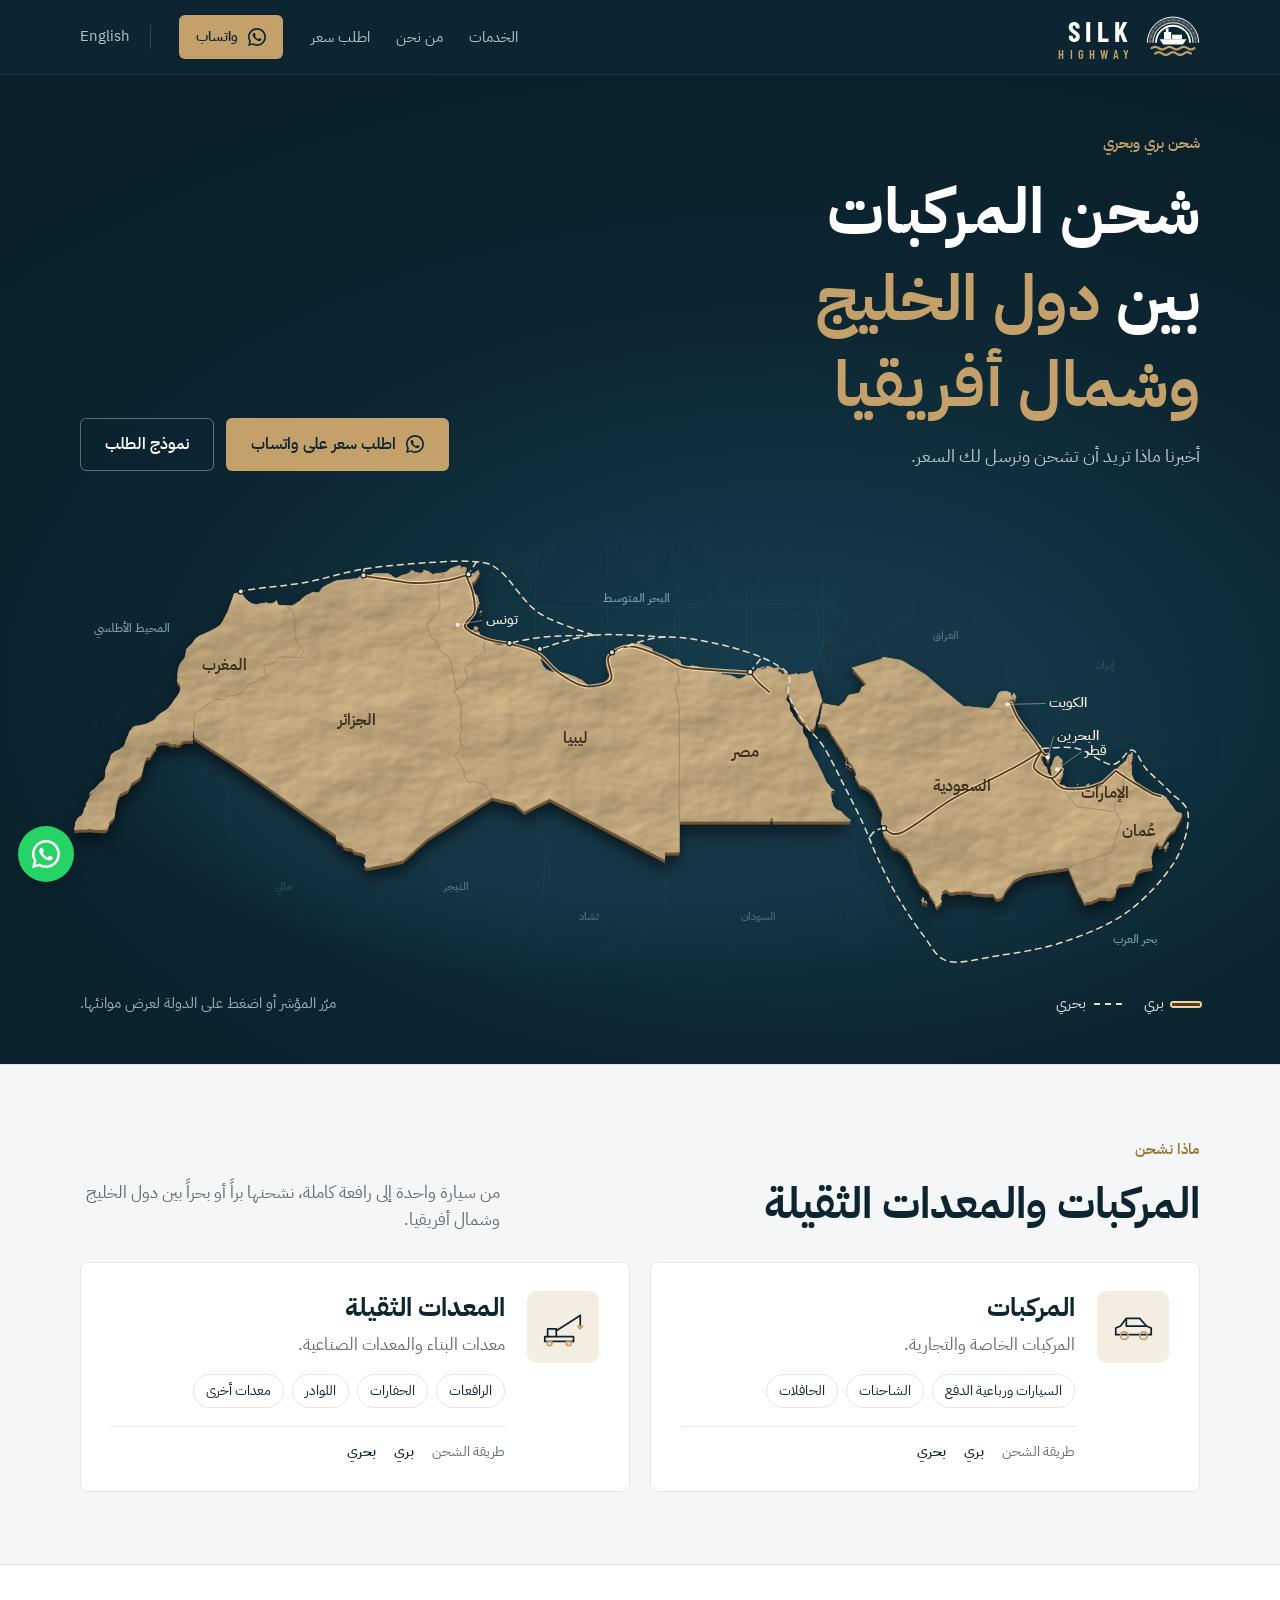
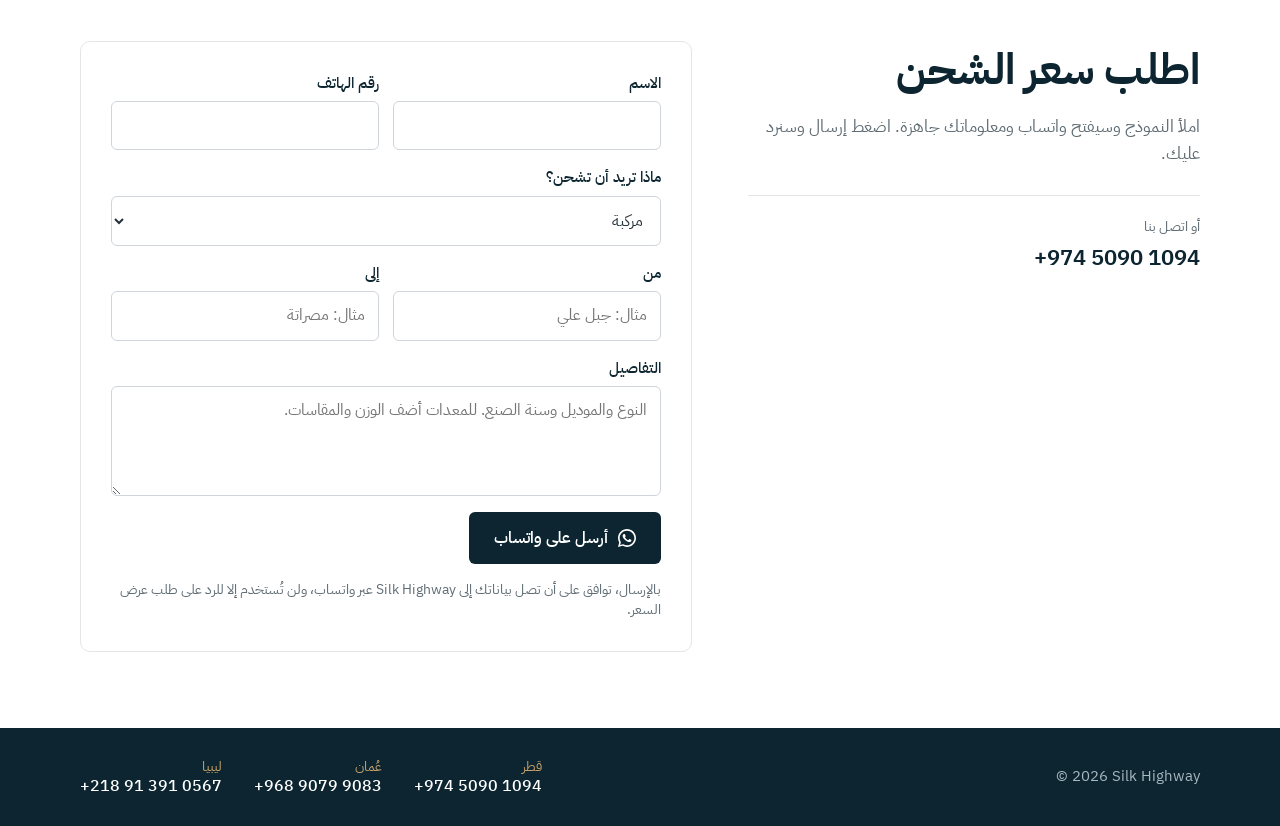
<file: ar/index.html>
<!doctype html>
<html lang="ar" dir="rtl">
<head>
<meta charset="utf-8">
<meta name="viewport" content="width=device-width, initial-scale=1, viewport-fit=cover">
<script>if(!('onpagereveal' in window))document.documentElement.classList.add('no-vt')</script>
<title>Silk Highway | شحن المركبات</title>
<meta name="description" content="شحن المركبات والمعدات الثقيلة بين دول الخليج وشمال أفريقيا.">
<meta name="theme-color" content="#ffffff">
<meta property="og:title" content="Silk Highway | شحن المركبات">
<meta property="og:description" content="شحن المركبات والمعدات الثقيلة بين دول الخليج وشمال أفريقيا.">
<link rel="icon" href="/assets/favicon.svg" type="image/svg+xml">
<link rel="preconnect" href="https://fonts.googleapis.com">
<link rel="preconnect" href="https://fonts.gstatic.com" crossorigin>
<link href="https://fonts.googleapis.com/css2?family=Barlow+Condensed:wght@500;600;700&family=IBM+Plex+Sans:wght@400;500;600&family=IBM+Plex+Sans+Arabic:wght@400;500;600;700&display=swap" rel="stylesheet">
<link rel="stylesheet" href="/assets/style.css">
<script type="speculationrules">{"prerender":[{"where":{"href_matches":"/*"},"eagerness":"moderate"}]}</script>
<link rel="prefetch" href="/">
</head>
<body>
<a class="skip" href="#main">تخطَّ إلى المحتوى</a>
<header><div class="wrap nav">
  <a class="brand" href="/ar" aria-label="Silk Highway"><svg viewBox="0 0 60 48" aria-hidden="true" overflow="visible"><path d="M4.5 31 A25.5 25.5 0 0 1 55.5 31" fill="none" stroke="#3b4c55" stroke-width="7"/><path d="M1.3 31 A28.7 28.7 0 0 1 58.7 31" fill="none" stroke="#ffffff" stroke-width="1"/><path d="M7.7 31 A22.3 22.3 0 0 1 52.3 31" fill="none" stroke="#ffffff" stroke-width="1"/><path d="M4.5 31 A25.5 25.5 0 0 1 55.5 31" fill="none" stroke="#c4a06a" stroke-width="1" stroke-dasharray="3 2.6"/><path d="M11 31 A19 19 0 0 1 49 31" fill="none" stroke="#ffffff" stroke-width="2"/><path d="M15 27h30l-4 6H19z" fill="#ffffff"/><rect x="20" y="19" width="8" height="8" fill="#ffffff"/><rect x="22" y="15" width="3" height="4" fill="#ffffff"/><rect x="29" y="22" width="11" height="5" fill="#ffffff"/><path d="M6 37q4-3 8 0t8 0 8 0 8 0 8 0 8 0" fill="none" stroke="#c4a06a" stroke-width="2.4" stroke-linecap="round"/><path d="M10 43q4-3 8 0t8 0 8 0 8 0 8 0" fill="none" stroke="#c4a06a" stroke-width="2.4" stroke-linecap="round"/></svg><span class="words"><b>SILK</b><span>HIGHWAY</span></span></a>
  <ul>
    <li><a href="#services">الخدمات</a></li>
    <li><a href="/ar/about">من نحن</a></li>
    <li><a href="#quote">اطلب سعر</a></li>
  </ul>
  <a class="btn btn-primary" href="https://wa.me/97450901094?text=Hello%20Silk%20Highway%2C%20I%E2%80%99d%20like%20a%20shipping%20quote.%0A%D9%85%D8%B1%D8%AD%D8%A8%D8%A7%D9%8B%20Silk%20Highway%D8%8C%20%D8%A3%D8%B1%D9%8A%D8%AF%20%D8%B9%D8%B1%D8%B6%20%D8%B3%D8%B9%D8%B1%20%D8%B4%D8%AD%D9%86." target="_blank" rel="noopener"><svg viewBox="0 0 24 24" aria-hidden="true"><path d="M17.5 14.4c-.3-.1-1.8-.9-2-1s-.5-.1-.7.1-.8 1-.9 1.2-.3.2-.6.1-1.2-.5-2.3-1.4c-.9-.8-1.4-1.7-1.6-2s0-.5.1-.6l.4-.5.3-.5c.1-.2 0-.4 0-.5s-.7-1.6-.9-2.2c-.2-.6-.5-.5-.7-.5h-.6c-.2 0-.5.1-.8.4s-1 1-1 2.4 1 2.8 1.2 3 2 3.1 4.9 4.3c.7.3 1.2.5 1.6.6.7.2 1.3.2 1.8.1.6-.1 1.8-.7 2-1.4s.2-1.3.2-1.4-.3-.2-.6-.3zM12 21.8c-1.8 0-3.5-.5-5-1.4l-.4-.2-3.7 1 1-3.6-.2-.4C2.7 15.6 2.2 13.8 2.2 12 2.2 6.6 6.6 2.2 12 2.2S21.8 6.6 21.8 12 17.4 21.8 12 21.8zM12 0C5.4 0 0 5.4 0 12c0 2.1.6 4.2 1.6 6L0 24l6.2-1.6c1.8 1 3.8 1.5 5.8 1.5 6.6 0 12-5.4 12-12S18.6 0 12 0z"/></svg>واتساب</a>
  <a class="lang" href="/" lang="en">English</a>
</div></header>

<main id="main">
<section class="hero" id="routes"><div class="wrap">
  <div class="hero-top">
    <div>
      <span class="eyebrow">شحن بري وبحري</span>
      <h1>شحن المركبات بين <em>دول الخليج وشمال أفريقيا</em></h1>
      <p>أخبرنا ماذا تريد أن تشحن ونرسل لك السعر.</p>
    </div>
    <div class="actions">
      <a class="btn btn-primary" href="https://wa.me/97450901094?text=Hello%20Silk%20Highway%2C%20I%E2%80%99d%20like%20a%20shipping%20quote.%0A%D9%85%D8%B1%D8%AD%D8%A8%D8%A7%D9%8B%20Silk%20Highway%D8%8C%20%D8%A3%D8%B1%D9%8A%D8%AF%20%D8%B9%D8%B1%D8%B6%20%D8%B3%D8%B9%D8%B1%20%D8%B4%D8%AD%D9%86." target="_blank" rel="noopener"><svg viewBox="0 0 24 24" aria-hidden="true"><path d="M17.5 14.4c-.3-.1-1.8-.9-2-1s-.5-.1-.7.1-.8 1-.9 1.2-.3.2-.6.1-1.2-.5-2.3-1.4c-.9-.8-1.4-1.7-1.6-2s0-.5.1-.6l.4-.5.3-.5c.1-.2 0-.4 0-.5s-.7-1.6-.9-2.2c-.2-.6-.5-.5-.7-.5h-.6c-.2 0-.5.1-.8.4s-1 1-1 2.4 1 2.8 1.2 3 2 3.1 4.9 4.3c.7.3 1.2.5 1.6.6.7.2 1.3.2 1.8.1.6-.1 1.8-.7 2-1.4s.2-1.3.2-1.4-.3-.2-.6-.3zM12 21.8c-1.8 0-3.5-.5-5-1.4l-.4-.2-3.7 1 1-3.6-.2-.4C2.7 15.6 2.2 13.8 2.2 12 2.2 6.6 6.6 2.2 12 2.2S21.8 6.6 21.8 12 17.4 21.8 12 21.8zM12 0C5.4 0 0 5.4 0 12c0 2.1.6 4.2 1.6 6L0 24l6.2-1.6c1.8 1 3.8 1.5 5.8 1.5 6.6 0 12-5.4 12-12S18.6 0 12 0z"/></svg>اطلب سعر على واتساب</a>
      <a class="btn btn-outline" href="#quote">نموذج الطلب</a>
    </div>
  </div>
  <div class="map"><div class="map-inner">
    <svg viewBox="0 0 1400 579" direction="ltr" role="img" aria-label="خريطة الدول التي نشحن إليها: دول الخليج الست وشمال أفريقيا">
<defs>
  <radialGradient id="seaGrad" cx="62%" cy="38%" r="80%"><stop offset="0" stop-color="#173f50"/><stop offset="1" stop-color="#0a1f29"/></radialGradient>
  <filter id="relief" filterUnits="userSpaceOnUse" x="0" y="0" width="1400" height="579" color-interpolation-filters="sRGB">
    <feTurbulence type="fractalNoise" baseFrequency="0.0055 0.0085" numOctaves="5" seed="23" result="noise"/>
    <feDiffuseLighting in="noise" surfaceScale="4" diffuseConstant="1.2" lighting-color="#fff6e6" result="light">
      <feDistantLight azimuth="225" elevation="42"/>
    </feDiffuseLighting>
    <feComposite in="light" in2="SourceGraphic" operator="in" result="lit"/>
    <feBlend in="lit" in2="SourceGraphic" mode="multiply"/>
  </filter>
  <filter id="lift" filterUnits="userSpaceOnUse" x="0" y="0" width="1400" height="579">
    <feDropShadow dx="0" dy="9" stdDeviation="9" flood-color="#000" flood-opacity=".55"/>
  </filter>
  <radialGradient id="fadeGrad" cx="50%" cy="50%" r="50%"><stop offset=".6" stop-color="#fff"/><stop offset="1" stop-color="#000"/></radialGradient>
  <mask id="fade" maskUnits="userSpaceOnUse" x="0" y="0" width="1400" height="579"><rect width="1400" height="579" fill="url(#fadeGrad)"/></mask>
</defs>
<g mask="url(#fade)">
<path class="grat" d="M52.2,579L52.2,369.8L52.2,0M139.1,579L139.1,369.8L139.1,0M226.1,579L226.1,369.8L226.1,0M313,579L313,369.8L313,0M400,579L400,369.8L400,0M487,579L487,369.8L487,0M573.9,579L573.9,369.8L573.9,0M660.9,579L660.9,369.8L660.9,0M747.8,579L747.8,369.8L747.8,0M834.8,579L834.8,369.8L834.8,0M921.7,579L921.7,369.8L921.7,0M1008.7,579L1008.7,369.8L1008.7,0M1095.7,579L1095.7,369.8L1095.7,0M1182.6,579L1182.6,369.8L1182.6,0M1269.6,579L1269.6,369.8L1269.6,0M1356.5,579L1356.5,369.8L1356.5,0M0,507.7L8.7,507.7L52.2,507.7L95.7,507.7L139.1,507.7L182.6,507.7L226.1,507.7L269.6,507.7L313,507.7L356.5,507.7L400,507.7L443.5,507.7L487,507.7L530.4,507.7L573.9,507.7L617.4,507.7L660.9,507.7L704.3,507.7L747.8,507.7L791.3,507.7L834.8,507.7L878.3,507.7L921.7,507.7L965.2,507.7L1008.7,507.7L1052.2,507.7L1095.7,507.7L1139.1,507.7L1182.6,507.7L1226.1,507.7L1269.6,507.7L1313,507.7L1356.5,507.7L1400,507.7L1400,507.7M0,416.5L8.7,416.5L52.2,416.5L95.7,416.5L139.1,416.5L182.6,416.5L226.1,416.5L269.6,416.5L313,416.5L356.5,416.5L400,416.5L443.5,416.5L487,416.5L530.4,416.5L573.9,416.5L617.4,416.5L660.9,416.5L704.3,416.5L747.8,416.5L791.3,416.5L834.8,416.5L878.3,416.5L921.7,416.5L965.2,416.5L1008.7,416.5L1052.2,416.5L1095.7,416.5L1139.1,416.5L1182.6,416.5L1226.1,416.5L1269.6,416.5L1313,416.5L1356.5,416.5L1400,416.5L1400,416.5M0,322.3L8.7,322.3L52.2,322.3L95.7,322.3L139.1,322.3L182.6,322.3L226.1,322.3L269.6,322.3L313,322.3L356.5,322.3L400,322.3L443.5,322.3L487,322.3L530.4,322.3L573.9,322.3L617.4,322.3L660.9,322.3L704.3,322.3L747.8,322.3L791.3,322.3L834.8,322.3L878.3,322.3L921.7,322.3L965.2,322.3L1008.7,322.3L1052.2,322.3L1095.7,322.3L1139.1,322.3L1182.6,322.3L1226.1,322.3L1269.6,322.3L1313,322.3L1356.5,322.3L1400,322.3L1400,322.3M0,224.2L8.7,224.2L52.2,224.2L95.7,224.2L139.1,224.2L182.6,224.2L226.1,224.2L269.6,224.2L313,224.2L356.5,224.2L400,224.2L443.5,224.2L487,224.2L530.4,224.2L573.9,224.2L617.4,224.2L660.9,224.2L704.3,224.2L747.8,224.2L791.3,224.2L834.8,224.2L878.3,224.2L921.7,224.2L965.2,224.2L1008.7,224.2L1052.2,224.2L1095.7,224.2L1139.1,224.2L1182.6,224.2L1226.1,224.2L1269.6,224.2L1313,224.2L1356.5,224.2L1400,224.2L1400,224.2M0,121.1L8.7,121.1L52.2,121.1L95.7,121.1L139.1,121.1L182.6,121.1L226.1,121.1L269.6,121.1L313,121.1L356.5,121.1L400,121.1L443.5,121.1L487,121.1L530.4,121.1L573.9,121.1L617.4,121.1L660.9,121.1L704.3,121.1L747.8,121.1L791.3,121.1L834.8,121.1L878.3,121.1L921.7,121.1L965.2,121.1L1008.7,121.1L1052.2,121.1L1095.7,121.1L1139.1,121.1L1182.6,121.1L1226.1,121.1L1269.6,121.1L1313,121.1L1356.5,121.1L1400,121.1L1400,121.1M0,11.4L8.7,11.4L52.2,11.4L95.7,11.4L139.1,11.4L182.6,11.4L226.1,11.4L269.6,11.4L313,11.4L356.5,11.4L400,11.4L443.5,11.4L487,11.4L530.4,11.4L573.9,11.4L617.4,11.4L660.9,11.4L704.3,11.4L747.8,11.4L791.3,11.4L834.8,11.4L878.3,11.4L921.7,11.4L965.2,11.4L1008.7,11.4L1052.2,11.4L1095.7,11.4L1139.1,11.4L1182.6,11.4L1226.1,11.4L1269.6,11.4L1313,11.4L1356.5,11.4L1400,11.4L1400,11.4"/>
<g class="other"><path d="M1236.2,477.9L1227.5,481.1L1225.2,482.5L1223.1,484.3L1221.5,486.5L1220.4,490.4L1221.2,494L1221.2,495.9L1218.9,497.1L1216.8,498L1214.5,499.4L1213,499.7L1211.8,500.8L1210.5,501.6L1205.6,503.6L1200.2,505.2L1191.8,507L1188.5,509L1185.5,510.4L1181,510.8L1174.8,512.7L1171.3,514.2L1167,516.7L1166.1,517.5L1165.3,519.3L1164,520.9L1161.4,523.4L1159.4,524.8L1158.2,524.8L1155.6,525.5L1152.7,525.7L1147.7,524.8L1146.3,525.4L1145.3,526.4L1141.5,528.2L1137.5,531.7L1134.6,532.7L1130,533.8L1126.7,535.2L1124.6,535.8L1121.8,536.1L1116.6,536L1111.7,536.5L1107.1,537.5L1105,539.4L1102.5,542.3L1098.5,543.6L1097.6,544.6L1096.3,546.8L1093.8,547.4L1091.4,547.8L1089,546.8L1084.5,549.4L1082.8,549.9L1080.2,550L1078.3,550.5L1077,550.4L1075.4,549.3L1071.9,548.1L1069.3,548.9L1069.1,546.4L1064.9,538.8L1065.8,532.1L1065.8,531.2L1065,528.2L1062.4,525.5L1062.5,522L1061.6,519.5L1061,517L1061.2,516.3L1061.3,515.7L1059.9,511.8L1059.5,511L1059.4,510.2L1059.8,509.5L1059.8,508.8L1059.1,507.6L1058.4,505.3L1054.9,503.5L1055.6,501.8L1056.3,502.4L1057.2,502.9L1057.4,501.8L1057.4,501L1055.9,495.9L1058.1,489.1L1057.4,482.9L1060.6,480.4L1061.4,479.7L1061.9,479L1062.7,477.6L1063.8,477.2L1064.1,475.7L1064.1,474.9L1063.4,474.3L1062.9,472.6L1063.1,470.4L1063.3,469.5L1063.6,467.8L1064.7,467.2L1065,466.6L1064.1,465.6L1064.2,465L1066.1,463.2L1066.9,462.7L1068.1,462.1L1069.1,462.1L1070.3,462.4L1071.3,462.9L1072.2,463.8L1073.3,464.8L1074.8,465.3L1075.9,465.1L1076.8,465.6L1077.5,465.4L1078.4,464.8L1079.7,464.8L1081,464.2L1084.4,464L1087.7,464.1L1091.2,463.6L1094.8,463.7L1098.2,463.7L1099,463.8L1099.8,464.1L1102.7,465.7L1105,466L1109.5,466.4L1114.3,466.9L1118.4,467.3L1122,466.9L1124.9,466.6L1125.7,466.7L1126.6,467.7L1128.4,470.1L1130,472.4L1132.9,472.5L1134.8,471.6L1136.9,470.4L1138.1,469.5L1139.6,465.8L1140.5,463.3L1142.6,460.6L1144.5,458.4L1146.9,455.3L1148.2,453.7L1150.9,450.4L1153.3,449.1L1158.1,446.6L1162.9,444.2L1165.9,442.6L1168.6,441.9L1173,441.3L1178.1,440.5L1183.3,439.8L1188.8,439L1194.9,438.1L1199.1,437.6L1204.5,436.8L1209,436.2L1212.9,435.6L1217,435L1217.8,436.8L1218.5,438.7L1219.3,440.5L1220.1,442.3L1220.8,444.2L1221.6,446L1222.4,447.8L1223.2,449.7L1223.9,451.5L1224.7,453.3L1225.5,455.2L1226.2,457L1227,458.8L1227.8,460.6L1228.5,462.4L1229.3,464.3L1230.1,466L1231.3,466.6L1232.1,468.3L1233.1,470.7L1234.2,473.1L1235.2,475.5ZM1053.7,502.2L1053.2,502.6L1053.1,501.9L1053.4,500.3L1053.9,499.9L1054.4,501.1L1054.1,501.7ZM1056.6,530.9L1055.5,531.5L1056.2,530.1L1057.1,529.8L1057.3,529.9ZM1057.2,526.2L1056.9,526.6L1056.6,526.5L1055.6,525.5L1056.7,524.4L1057.4,525.4ZM1248.1,550L1249.1,550.2L1250.8,549.6L1255.4,549.5L1261,551.5L1260,552L1259.4,552.8L1256.9,553.4L1254.4,554.9L1247.3,555.7L1245.2,555.3L1243.4,553.8L1240.3,551.9L1241.5,550.6L1241.8,550.1L1242.3,549.6L1244.1,548.6L1245.9,548.7Z"/><path d="M1400,12.2L1399.7,11.9L1399,10.6L1397.8,3.8L1396.5,0.8L1395.6,0L1400,0Z"/><path d="M1236.7,38.3L1236.5,39.4L1235.6,36.2L1235.1,32.8L1235.7,31.8L1236.4,31.8L1235.7,33.1ZM1395.6,0L1396.5,0.8L1397.8,3.8L1399,10.6L1399.7,11.9L1400,12.2L1400,115.9L1400,115.9L1399.3,115.7L1398,116.2L1396.7,117.5L1396,117L1395.7,115.8L1395,114.9L1392.8,113L1391,111.6L1390.2,111.5L1388.5,111.9L1386.4,112.2L1384.7,111.9L1383.4,111.3L1381.3,109.5L1380.5,108.4L1379.9,107.7L1378.5,107.9L1378.1,107L1378,106L1378.4,104.8L1378.3,102.5L1377.5,100.9L1376.6,100.2L1376.7,99.7L1377.1,98.6L1377.6,97.6L1377.6,95.6L1376.9,93.5L1376.7,90.4L1376.9,87.3L1376,85.8L1368.9,85.8L1362.5,86L1362.1,85.6L1359.7,81.8L1357.6,78.9L1355.6,77.2L1351.1,75L1348.9,74.2L1347.1,72.5L1345.5,70.8L1345.1,68.4L1344.8,67.6L1344.4,66.9L1343.9,66.6L1343.3,66.7L1338.1,63.9L1335.9,63.1L1333.9,63.7L1333,63.8L1331.3,63L1329.3,64.1L1328.5,64.2L1327.3,63.9L1326.3,63.5L1323.7,60.9L1321.4,59.9L1319.8,59.2L1316.7,58.3L1313.4,57.7L1311.7,57.3L1310.5,56.7L1310.2,56.4L1310.2,55.4L1310.1,54.2L1309.7,53.3L1308.9,52.2L1307.7,51.4L1305.7,51.5L1302.7,51.4L1300.4,50.6L1298.6,50.5L1296.4,50.6L1294.6,50.6L1293.3,51.2L1292.6,51.9L1292.1,54L1291.7,54.4L1290.9,54.5L1289.9,54.4L1287.8,54.4L1284.2,54L1279.6,54L1276.2,55L1273.5,56.6L1270.9,58.3L1267.8,61.1L1266.9,62.3L1265.1,67.1L1264.4,67.8L1263.3,68.4L1262.2,68.4L1260.2,69.2L1257.4,70.3L1255.5,70.8L1250.7,70.6L1250.4,69.1L1249.5,63.4L1249.1,57.8L1249.1,55.1L1249.6,49.8L1249.6,47.2L1249.4,44.7L1249.6,42.4L1250,39.7L1250.2,37L1249.9,35.1L1249,33.5L1247.4,31.6L1247.1,30.5L1247,29.2L1245.5,29.1L1244.1,27.8L1243.1,27.1L1240.6,26.3L1239.4,26.3L1238.3,26.8L1237.5,28L1236.9,26.1L1236.9,24.2L1238.9,20.2L1240.1,21.4L1241.6,21.9L1243.4,22L1245.3,21.6L1244.9,20.3L1244.1,19.5L1243,18.9L1242.6,17.1L1242.8,15.2L1243.3,13.4L1242.7,12.7L1241.8,12.3L1239.8,12.3L1237.2,11.9L1234.6,11.7L1233.9,13.8L1235.4,16.5L1234.2,15.2L1233,13.4L1231.4,10.2L1230.4,6.4L1230.2,2.3L1230.8,0L1395.6,0Z"/><path d="M764.7,8.3L760.7,9L759.5,8.3L760.7,6.9L763,6.1L763.8,6L764.8,7.3ZM1071.1,0L1070.8,0.4L1071.2,1.3L1071.6,2.4L1071.5,3.3L1072.7,5.9L1073.2,7.6L1072.8,8L1072.5,8.5L1074.7,9.8L1077.2,10.9L1078.3,11.1L1081.4,10.6L1083.3,10.5L1085.2,11.5L1088,14L1091,17.1L1091.6,18.1L1091.9,18.6L1092.5,19.3L1091.9,19.3L1090.9,18.6L1088.5,16.6L1087.2,17.5L1086.2,18.9L1085,24.5L1084.1,25.1L1082.4,25L1080.4,24.9L1079,25.1L1078.7,25.5L1078.8,26.1L1079.3,27L1079.5,28.1L1079.7,29L1080.4,29.9L1081.4,30.7L1081.4,31.5L1081.2,32.7L1081,33.5L1080.8,34.1L1081.2,35.4L1082.3,37L1083,37.6L1082.7,40.6L1083.1,42L1083.4,43.8L1083.3,46.9L1083.5,47.6L1083.8,47.9L1084.8,48L1085.7,48.2L1086.1,48.7L1086,49.1L1084.9,50.5L1084.7,51.5L1084.4,52.9L1084,53.7L1082.9,55.3L1082.2,56.9L1081.9,58.2L1082.2,58.8L1084.1,59L1085.2,59.9L1088,61.8L1088.5,62.5L1087.7,63.7L1087.7,64.1L1088.1,64.8L1088.3,65.8L1088.2,67L1088.2,68.6L1088.7,68.8L1090.7,70.3L1092.1,71.8L1092.1,72.2L1091.4,73.3L1091.6,74.7L1091.6,75L1091,74.5L1089.9,74.3L1088.8,74.3L1088.1,74.6L1086.9,75.7L1085.2,76.8L1083.9,77.8L1083.2,78.6L1082.5,78.5L1082,77.8L1081.8,76.9L1081.9,73.6L1081.6,72.6L1081,71.9L1080.2,71.5L1079.4,71.3L1078.5,71.2L1077.2,72.2L1075.4,73.2L1072.7,73.1L1070.8,72.9L1069.8,72.7L1066.2,71.2L1065.5,71.2L1064.1,70.5L1062.5,70L1059.8,71L1058.6,70.8L1056.9,70L1056.4,70.2L1054.6,72.6L1051.4,75.3L1049.7,75.7L1048.9,73.1L1048.2,72.1L1047.8,71.9L1047,71.6L1046.4,71.8L1044.5,73.6L1041.5,74.7L1039,75.3L1035,76.1L1032,76.5L1030.7,76.6L1027.9,76.2L1025.4,75.7L1022.9,75.7L1021,76L1016.6,77.9L1009,81.9L1003.2,83.8L1000,84.6L997.5,85L993.2,85L989.7,84.7L987.3,84.8L985.9,84.3L984,82.7L981.6,81.1L980.6,80.7L979.2,80.4L977.2,80.2L972.3,82.5L970.7,83.2L969,83.7L965.7,85.1L964.1,85.8L962.2,85.8L959.8,85.5L957.7,85.6L956.3,84.5L955.5,83.3L952.6,82.6L950.6,82.4L950.1,82.9L949.5,84.6L948.6,88.8L948.5,89.9L950.3,94L950.2,94.7L948.9,94.9L947.4,95L946.4,95.3L945.7,96L945.2,99.6L943.5,100.3L942.6,101.1L941.8,103.3L941.4,103.3L938.5,101.6L937.3,101.5L938.4,99.7L937.2,96.3L935.8,93.1L937.1,91L939.7,88.4L942.4,85.5L942.4,83.7L942.2,82.3L941.5,81.3L940,80L937.5,81.4L935.7,82.9L934.5,83.2L933.2,84.1L932.6,85.6L931.1,86.8L928.6,87.3L924.8,86L920.8,84L918.4,82.5L916.6,82.1L914.8,82.8L909.6,86.7L904.7,92.4L903.5,93.4L899,95.8L896,96.6L894.7,96.4L888.7,97.5L885.7,97.7L883.4,98.9L878.9,97.5L876.1,95.7L874.5,94L871.9,90L869.9,88.2L865.7,86.5L858.3,82.4L856.3,82L851.3,81.4L846,81L844.9,82.5L844.5,88.4L843.6,90L843.2,93L842.6,93.9L841.5,94.5L839.9,93.5L838.8,93.1L836.2,94.3L831.1,96.1L829.4,96.3L823.5,94.1L821.3,92.7L819.9,91.1L819.4,88.5L818.5,87L818.4,85.9L818.1,84.8L816.9,84.3L815.6,85.2L814.2,85.1L812.5,84.6L808.4,82.3L805.3,82.2L803.4,84.9L801.9,85.8L800.4,86L800.2,85.2L801.5,83.5L796.6,83.8L794,85.1L792,84.9L790.5,84.3L790.7,83.6L792.3,83.3L793.6,82.7L798.9,82.2L800.1,81.7L801.4,79.8L803.9,78.2L804.2,77.4L802.3,77.4L794.2,77.9L788.7,77.7L788,78.5L787.2,78.6L787,76.3L787.8,75.3L789,75.4L791.9,74.5L791.7,72.7L789.6,71.4L789.2,70.6L787.7,70.5L786.4,69.6L786.2,67.3L785.2,64.9L783.8,63.7L784,63L786.5,62.2L787,58.8L786.7,56.6L785.4,56.5L781.6,54.8L780.5,54.9L779.3,53.1L777.1,51.8L776,52.2L775.3,52.9L774.3,52.6L772.7,51.4L771,50.8L770.2,50L771.2,48L772.4,48L772.7,46.4L771.7,43.7L771.8,42.3L772.9,42L774.1,42.2L775.4,43.8L775.8,45.4L775.6,46.9L776.4,48.4L776.9,48.7L777.3,47.2L777.9,46.9L778.6,47.6L780.2,47.9L784.3,47L785.1,46.2L782.1,46.2L781,45.5L779.8,43.8L779.1,42.3L778.9,41.5L778.5,40.4L779,39.8L781,38.9L782.8,36.5L782.1,35.8L781.2,35.4L780.3,35.6L779.4,34.8L779.3,33.6L780,32.7L780.1,31.3L777.7,28.1L777.1,27.4L777.6,26.3L779.4,24.5L781.1,22.3L780.8,21.6L779.6,21.3L773.6,22.2L771.3,23.1L767.2,23.4L766.9,22.2L767,21.1L767.9,19.2L767.8,14.3L768.4,11.6L770.7,10.8L773.5,6.9L778.1,2.3L782.8,2.4L784.7,1.1L787.5,1L788.1,1.9L788.4,2.8L790.9,4.1L795.3,3.9L796.4,3.4L797.4,2.7L795.4,0.4L795.8,0L798.9,0L798.9,0L799.8,0.2L799.9,0.8L799.4,1.5L798.7,2.7L799.4,3L805,2.2L810.9,2.8L812.8,2.5L817.5,2.5L818.3,1.7L817,0.8L815.6,0.4L814.8,0L1071.1,0ZM778.7,0L778.6,0L773.4,5.4L770.9,8.6L769.9,9.2L768.7,9.7L769.1,8.2L769.7,6.8L769.6,5.7L769.6,4.2L771.4,2.5L773,1.3L775.6,0L778.7,0Z"/><path d="M313.2,579L313.2,578.7L312.9,578.1L311.8,577L315.8,577.9L320.4,579L313.2,579Z"/><path d="M937.3,101.5L938.5,101.6L941.4,103.3L941.8,103.3L942.6,101.1L943.5,100.3L945.2,99.6L945.7,96L946.4,95.3L947.4,95L948.9,94.9L950.2,94.7L950.3,94L948.5,89.9L948.6,88.8L949.5,84.6L950.1,82.9L950.6,82.4L952.6,82.6L955.5,83.3L956.3,84.5L957.7,85.6L959.8,85.5L962.2,85.8L964.1,85.8L965.7,85.1L969,83.7L970.7,83.2L972.3,82.5L977.2,80.2L979.2,80.4L980.6,80.7L981.6,81.1L984,82.7L985.9,84.3L987.3,84.8L989.7,84.7L993.2,85L997.5,85L1000,84.6L1003.2,83.8L1009,81.9L1016.6,77.9L1021,76L1022.9,75.7L1025.4,75.7L1027.9,76.2L1030.7,76.6L1032,76.5L1035,76.1L1039,75.3L1041.5,74.7L1044.5,73.6L1046.4,71.8L1047,71.6L1047.8,71.9L1048.2,72.1L1048.9,73.1L1049.7,75.7L1049.7,76L1049.5,76.8L1047.6,78.9L1044.9,81.9L1043,83.7L1039.8,86.8L1037.4,87.5L1033.3,88.6L1032.3,89.7L1031.2,91.4L1030.6,93.8L1030.5,95.3L1030.3,98.1L1031.3,101L1032.2,103.8L1032.3,105.6L1032.3,107.4L1031.4,109.3L1030.4,112L1029.8,114.9L1029.6,120.5L1029.6,125.2L1029.5,126L1027.8,129.3L1025.9,133.2L1024.9,134L1020.7,135.2L1016.1,138L1010.8,141.2L1006.1,144L1001.2,147L996,150.1L992.3,152.3L987.4,155.3L982.9,158.1L978.4,161L974.9,163.1L969.7,166.6L966.6,168.6L962,171.5L958.1,174.1L953.4,177.1L947.5,176.2L945.6,175.7L944.1,174.3L942.9,173.5L940.2,172.7L938.4,169.9L937.3,169L935.4,168.5L935.7,167.6L936.7,165.9L937.6,164.1L937.1,163.1L936.9,162.2L936.9,161.2L937.5,160.2L937.2,159L936.7,157.8L936.3,157.3L936.3,156.2L936.5,155.3L936.9,154L937.7,153.4L937.9,152.6L938.5,151.9L939.5,151.3L939.7,150.9L939.6,150.6L938.7,150.1L938.1,149.2L938.6,147.8L938.9,147.4L939.5,146.7L940.7,145.7L941.7,145.6L942.6,145.6L944.1,145.6L945.2,145.8L945.5,145.6L945.4,145.2L944.1,144.4L944,143.7L944.3,143L945.3,142L946.5,141.1L947.1,141L948.4,139.4L949.3,137.5L947.9,133.1L947.1,132.4L945.7,131.8L944.9,131.7L944.8,131.4L945.9,130.3L946.7,129.3L945.8,128.3L944.3,127.9L943.7,128.9L941.7,128.9L938.7,128.9L937.4,124.2L937.2,122.2L937.2,119.8L938.2,116.3L937.7,114.7L937.7,113.6L937.4,112.1L935,108.9L936.4,103Z"/><path d="M875.6,579L876.6,578.1L876.9,577.5L876.9,577.1L875.7,574.7L875.4,573.5L875.4,571.7L875.6,568.8L875.6,567L875.6,566.8L875.4,566.5L875.4,566.4L870.8,561.2L882.4,561.2L882.4,560.7L882.4,560.5L882.4,560.3L882.1,559.7L882,558.9L882,558.6L882,558.4L882.1,558L882.1,557.8L882.1,557.7L882.1,557.6L882.1,557.5L882.1,557.4L890.4,557.5L890.3,558.9L889.3,562.4L889.3,564.4L889.1,566.8L889,567L888.8,567.5L888.6,567.8L888.4,568.1L888.3,568.2L888.2,568.4L888.2,568.6L889.6,579L875.6,579Z"/><path d="M889.6,579L888.2,568.6L888.2,568.4L888.3,568.2L888.4,568.1L888.6,567.8L888.8,567.5L889,567L889.1,566.8L889.3,564.4L889.3,562.4L890.3,558.9L890.4,557.5L882.1,557.4L882.1,557.5L882.1,557.6L882.1,557.7L882.1,557.8L882.1,558L882,558.4L882,558.6L882,558.9L882.1,559.7L882.4,560.3L882.4,560.5L882.4,560.7L882.4,561.2L870.8,561.2L875.4,566.4L875.4,566.5L875.6,566.8L875.6,567L875.6,568.8L875.4,571.7L875.4,573.5L875.7,574.7L876.9,577.1L876.9,577.5L876.6,578.1L875.6,579L711.1,579L711.1,579L711.2,578.6L712,575.7L712,574.4L711.7,573L710.4,572L709.3,571.8L708.8,571.3L707.8,570.5L706.8,570L705.9,568.8L705.3,567.2L705.8,561.5L705.4,560.8L704.2,560.6L703.9,560.2L703.9,559L703.2,555.8L702.4,553.1L702.9,551.6L701.8,549.6L699.7,548.7L697.7,549L695.7,549.4L694.4,549.3L693.6,548.9L692.9,548.2L692.6,547.3L692.9,546L694.1,543.5L695.5,541.5L698.4,539.7L699.2,538.7L699.6,537.7L699.7,536.4L699.5,535.1L699.2,533.9L698.3,532.3L697.5,530.5L697.5,529.2L697.9,528.3L698.7,527.2L700.2,526L700.6,525.8L701.6,525.1L702.4,524.7L704.5,523.4L705,522.8L704.8,522L704.3,521.4L703.4,520.6L703.3,519.5L703.1,517.7L702.6,516.6L702.3,515.8L702.9,515.2L703.8,514.3L704.9,513.8L706.6,513.3L707.3,512.7L707.5,511.5L707.5,510.4L708.1,509.5L709,507.7L709.6,506.9L710.7,505.9L711.9,504.8L712.4,503.4L712.5,502.1L711.9,498.1L713.2,496.4L714.9,495L717.3,495.1L721,494.8L723.5,494.2L725.4,494.3L729.5,495L729.8,494.8L729.9,494.7L730.1,493.6L730.1,490.9L730.1,482.9L730.1,474.8L730.1,466.6L730.1,458.5L730.1,450.4L730.1,442.2L730.1,434L730.1,425.8L730.1,423.5L730.1,421.2L730.1,418.9L730.1,416.6L734.4,416.6L738.7,416.6L743,416.6L747.3,416.6L747.3,416.5L747.3,416.5L747.4,416.5L747.5,416.4L747.5,407.2L747.5,397.9L747.5,388.6L747.5,379.3L754.2,379.3L760.8,379.3L767.4,379.3L774.1,379.3L780.7,379.3L787.3,379.3L794,379.3L800.6,379.3L807.3,379.3L813.9,379.3L820.6,379.3L827.2,379.3L833.9,379.3L840.5,379.3L847.1,379.3L853.8,379.3L855.8,379.3L856.7,379.2L858.4,375.7L859.2,375.4L860.2,375.6L860.7,376.4L860.3,377.6L859.7,379.3L863,379.3L868.7,379.3L874.4,379.3L880.1,379.3L885.8,379.3L891.5,379.3L897.2,379.3L902.9,379.3L908.6,379.3L914.3,379.3L920.1,379.3L925.8,379.3L931.5,379.3L937.2,379.3L942.9,379.3L948.6,379.3L954.3,379.3L954.5,383.6L955.3,387L958,391.8L960.2,394.5L961,395.9L961.1,396.6L961,397.2L960.3,396.5L959.1,396L959,398.2L959.3,399.9L959.5,402.9L960.5,406.2L959.8,409.2L959.9,414.2L961.1,420.3L960.8,424.2L962.8,433.2L964.7,438.2L965.8,439.5L967,440.1L969.2,440.6L972.5,443.1L975.2,445.8L976.2,447.2L977.4,448.7L978.3,448.4L978.9,448L979.7,449.3L983.9,451.9L984.5,453.2L983,454.4L981.2,456.5L980.8,457.3L980.6,457.8L980.4,458.4L979.9,459.1L978.9,459.9L978.5,460.3L978.3,460.9L977.7,461.2L977,461.3L976.5,461.5L975.6,461.9L974.4,461.7L973,462.1L972.5,462.5L971.5,462.9L970.5,463L970.2,463.2L969.2,463.9L968,464.8L966.5,465.4L966,465.6L965.4,466.3L964.4,469.5L963.6,470.4L962.5,470.5L960.8,470.5L959.5,470.8L957.6,470.4L956.7,470.4L956.4,471.1L956.1,473.9L956.1,475.1L955.4,476.6L954.6,478.3L954.9,481.3L955,484.3L953.5,488.7L953.3,489.7L951.8,493.3L950.9,494.6L949,501.2L948.2,503.2L946.6,505.3L946.9,508.8L947.3,512.4L947.7,515.9L948.2,521.1L946.9,525.9L946.9,528.5L945.9,532.3L945.2,534.1L944.5,535.2L943.9,536.3L942.8,538.7L941.9,541.9L941.5,545.1L941.5,547L941.3,547.9L941,548.4L938.9,548.8L936,549.1L934.5,549.6L933.4,550.3L932.1,551.8L929.6,556L928.2,558.6L926.1,562.1L923.7,564.6L923.2,565.8L922.8,568.1L921.9,571.7L921.1,574.2L921.2,576.2L920.6,579L889.6,579Z"/><path d="M340.7,41.3L340.4,41.5L339.2,41.3L337.5,41.3L337.4,40.4L337.7,39.8L338,39.1L339.1,40.4L340.7,40.6ZM367.7,16.2L369.4,16.9L371.2,16.2L372.1,16.4L373.1,16.8L373.2,18.2L372.4,19.8L371.3,21.5L370.3,23.2L369.5,25.2L367.9,26.5L366.5,27.2L363.5,25.7L361.7,25.3L361.2,24.7L360.8,22.5L360,21.8L358.8,21.5L357.8,22L356.5,23.2L355.8,22L354.7,21.8L354.3,21.1L354.3,20.2L361.5,14.7L363.5,13.5L368,12.1L368.7,12.3L368.1,13.1L368.1,13.5L368.7,13.9L368.5,14.5L368,15.1ZM387.7,15L387.4,15.3L382.1,12.6L380.3,12.3L379.9,11.9L379.9,10.6L380.1,10L383.6,9.7L386.5,10.6L388.1,13.3L388.2,13.7ZM338.2,35.8L337.6,37.1L334.9,36.7L334.3,36.1L334.9,34.5L335.7,34.3L335.7,33.2L336.5,32.1L340.2,31.2L341.1,32L341.3,33.1L339.1,35.4ZM321.8,0L319.4,4.1L315.8,9L313.8,11.1L311.8,14.2L307.4,22.3L307.3,24.6L309.5,32.5L310.7,34.6L312.4,36.4L315.8,37.9L316.5,39.3L315.4,40.7L312.1,43.2L306.4,46.5L304,49.1L303.5,51.7L301.8,52.8L301.2,56.3L300.2,58.7L299.9,59.4L298.9,61.2L298.7,62.5L300.5,64.3L299.6,65.1L298.7,65.4L296.7,65.6L290,65.8L284.5,69.6L281.8,73L279.3,79.2L276.3,82.9L275,83.6L272.9,82L270.4,81.7L267.9,82.3L266.6,83.5L264.6,84.3L262.5,83.7L258.3,83.3L256.4,83.4L253.3,84.4L250.8,83.7L246.5,83.4L237.1,84.2L235.9,84.6L234.8,86.1L231.7,88.8L227.2,88.9L223.1,90.6L222.1,91.7L220.4,94.6L219.8,96.8L219.5,96.8L219,96.3L218.3,96.5L218,98.1L216.5,98.9L215.2,99.1L212,97.8L209.4,95.8L208,95.7L205.8,92.5L204.8,90.5L204.1,88.4L204.2,87.5L204,86.8L202,86L201.5,84L203,81.4L204.2,80.3L204.9,80L203.1,80.1L201.8,81.7L200.1,79.1L193.3,73.8L193.7,72.7L193.7,72L192.6,73.4L191.7,73.8L188.2,73.5L184.2,74.2L183.2,68.7L182.7,66.6L182.5,65.3L183.6,62.2L184.7,60.9L186.2,58.2L188.1,56L190,55.5L190.9,55.2L191.6,53.5L192.1,52L191.7,51.9L189.5,52.2L185.4,46L185.5,45L186,43.6L186.4,41.8L186.4,40.3L187.5,39.1L189.1,37.8L190.5,36L191.2,34.2L191.4,32.7L190.5,31.5L188.3,30.9L186,26.3L185.5,23.5L185,23.2L183.5,21.9L182.2,19.5L182,19.1L183.4,18.6L189.2,18.6L190.5,18.1L190.7,17.9L191.7,16L192.9,12.8L193.1,10.9L192.7,10.1L190.8,8.2L190.7,7.6L191,6.7L192.2,5.7L193.7,4.6L194.6,3.6L194.4,2.8L193.9,2L193.9,1.3L194.2,0.4L194.2,0L321.8,0ZM29,256.5L27.5,261L26.1,262.8L25.3,263.4L23.3,263.9L20.9,261.1L19.8,258.2L19.1,257.3L20.1,256.6L21.7,256.7L25.1,256.1L25.8,255.9L29.2,253L32.6,252.6L32.7,253.6ZM74.5,246L73.3,247.3L72,246.8L72.7,244L73.2,243.1L75.7,241.9L77.7,241.3L78.2,240L78.9,239.5L79.6,240.3L79,241.2L78.7,244.1L77.3,245ZM66.1,260.7L63.8,262.9L61.4,262.4L61,262L63.4,261.5L65.5,259.8L66.9,256L69.1,251.8L69.5,250L70.3,249.3L71.5,249.3L72,249.4L72.6,250.3L72.6,252.4L72,255.9L70.8,259ZM45.2,261.1L45.1,262.6L45.5,264.1L45.4,266.5L44.6,267.7L42.4,269L40.8,268.8L39.8,268.3L38.2,266.2L38.1,264.1L39.7,262.7L40.3,261L44.3,261.3L44.7,261L44.9,260.9ZM14.2,263.6L13.5,263.8L12.6,263.2L11.7,261.7L12.4,260.5L12.9,260L13.7,260.1L15.1,261L15.6,261.8L15.6,262.4ZM0,268L1.3,267L2,267.8L2,267.8L0.3,271L0,270.8L0,268ZM0,249L1.2,247.3L3.5,247.3L4.5,248.5L4.8,249.7L4.3,250.4L4.5,251.9L4.2,252.8L2.9,254.3L2.9,254.3L2.5,254.4L2,252.9L0,249.1L0,249Z"/><path d="M1164.1,579L1164.1,574.5L1166.3,574.3L1171.9,573L1176.4,571.1L1184.5,569.7L1190.7,566.2L1191.8,564.5L1193.7,562.3L1196.4,561.6L1203.3,564.2L1204.4,564.4L1204,565.9L1203.8,567.4L1202.4,570.1L1201.4,573.2L1202.1,577.8L1202.2,579L1164.1,579Z"/><path d="M1059.6,579L1061.7,575.7L1063.6,572.6L1065.1,570.2L1068.5,572.9L1071.8,578.5L1072.3,579L1059.6,579ZM1132,579L1134.4,577.3L1137.5,576L1138.7,576L1142.8,577.1L1148.2,576.6L1155.5,574L1157.8,573.4L1159.6,573.4L1163.6,574.6L1164.1,574.5L1164.1,574.5L1164.1,579L1132,579Z"/><path d="M99.5,511.1L101.1,514L100.8,515.4L100.4,517.4L101.3,518.9L102.4,519.9L103.1,520.7L104,522L104.1,524.4L104,526.1L104.6,526.9L105,527.9L105,528.7L104.6,529.5L103.6,530.4L103.4,532.2L105.1,534.4L106.2,535.6L106.2,536.3L106.5,537L107.3,537.9L107.8,537.7L108.3,537L108.5,536.5L110,536.7L110.7,536.9L111.6,538.4L112,539.3L112.2,540.5L113.2,542L114,543L114.2,543.7L115,544.6L114.5,546.5L114.5,547.5L114,550.2L113.9,551.4L113.9,551.9L115.1,552.8L115,554.2L113.8,553.9L111.8,553.8L107.7,554.5L106.3,554.2L103.6,554.3L101.7,554.7L99.3,555.5L97.4,555.3L96.4,554.6L95.1,554.7L93.6,554.3L91.9,553.6L90.5,553.3L88.9,552.1L88.2,551.9L87.6,552.2L87.2,552.6L86.7,552.9L85.9,552.6L85.6,551.8L85.9,551L85.9,550.4L85.5,550.1L84.6,550L83,550L80.5,549.7L79.9,549.6L74.3,549.4L68.5,549.3L63.5,549.3L57.3,549.3L52.9,549.3L48.7,549.2L45.6,550.9L42.2,552.6L37.6,553.6L32.3,553.2L30.6,553.5L28.8,554.3L27.5,554.8L25.7,555.1L23.4,554.9L22.4,555.1L21.8,554.3L21.1,553L21.6,552L23,551.4L25.1,550.6L26.3,551L27,551L27.1,550.5L26.9,550.2L25.3,549.6L24.4,548.6L23.7,549.1L23.1,550.3L22.6,550.6L21.8,550.9L21.4,550.2L21.3,549.4L21.6,548.8L21.4,545.6L21.6,543.9L21.5,542.4L22.5,541.4L23.5,540.8L27.3,540.7L30.8,540.7L34.2,540.7L37.7,540.8L38,537.7L39.1,537.5L40.7,537.2L43.8,536.8L47.2,536.5L47.9,535.9L48.5,534.9L48.9,534L49.6,533.6L50.5,533.9L51.7,534.4L53.1,535.1L54.5,535.8L55.5,536.2L57.9,537.2L61.9,538.7L65.3,539.3L69.3,538.2L72.2,537.6L72.6,536.3L72.2,535L70,533.8L67,534L66.1,534.3L64.7,534.7L63.9,534.8L62.5,534.5L60.8,533.5L59.6,532.5L58.1,532.1L56.3,531.6L53.3,529.5L51.7,529.1L50.3,529L47.5,529.4L44.7,530.5L43.3,533.1L40.6,533L34.8,532.9L29.4,532.9L25,533.1L24.6,531.2L23.5,529.8L21.8,528.5L21.4,527.4L22,526.3L23.6,525.5L24,524.9L23.2,525L21.9,525.6L21,525.6L20.9,524L19.5,521.9L17.9,518.4L16,517L14.5,514.2L12.9,513.1L11.4,512.6L10.1,512.7L9.7,514L8.1,512.1L10.2,511.4L14.8,509.1L20.1,502.4L24.9,494.5L25.4,492.6L26.1,491.1L26.4,487.9L27.1,485.9L27.8,485.6L28.6,484.1L29.5,481.5L30.6,480L31.8,479.7L32.8,479.9L33.5,480.4L35.5,480.7L38.8,480.8L41.4,480.5L43.2,479.6L45.5,479.1L48.5,479.1L50.1,478.7L50.2,477.9L50.6,477.7L51.2,478L51.8,477.9L52.3,477.4L52.9,477.3L53.4,477.8L55.9,477.9L60.3,477.8L64.3,479.1L68.1,482.1L70,484L70.1,485L70.7,486L71.8,486.9L72.8,487.1L73.8,486.5L74.5,486.6L75,487.4L76.1,487.5L77.3,487L78.2,487.2L78.3,487.6L78.5,487.9L79,488L79.9,488.6L80.9,490.1L81.8,492.3L82.5,495L83.4,496.6L84.5,496.8L85.1,497.4L85.2,498.1L85.6,498.5L86.1,498.7L87.1,498.6L88.2,499.5L89.4,501.6L89.6,502.5L89.4,503L89.4,503.3L90.2,503.7L90.9,504.3L91.6,505.3L92.9,506.2L94.9,507L96.3,508.1L97.3,509.7L99.1,511Z"/><path d="M14.1,165.8L16.4,166.8L18.6,166.3L21.3,167.7L22.8,168.1L21.5,169L20.2,170.3L17.1,170L14.4,168.8L13.5,167.8L13.2,167ZM194.2,0L194.2,0.4L193.9,1.3L193.9,2L194.4,2.8L194.6,3.6L193.7,4.6L192.2,5.7L191,6.7L190.7,7.6L190.8,8.2L192.7,10.1L193.1,10.9L192.9,12.8L191.7,16L190.7,17.9L190.5,18.1L189.2,18.6L183.4,18.6L182,19.1L182.2,19.5L183.5,21.9L185,23.2L185.5,23.5L186,26.3L188.3,30.9L190.5,31.5L191.4,32.7L191.2,34.2L190.5,36L189.1,37.8L187.5,39.1L186.4,40.3L186.4,41.8L186,43.6L185.5,45L185.4,46L189.5,52.2L191.7,51.9L192.1,52L191.6,53.5L190.9,55.2L190,55.5L188.1,56L186.2,58.2L184.7,60.9L183.6,62.2L182.5,65.3L182.7,66.6L183.2,68.7L184.2,74.2L182.7,74.4L176.8,78L175,78L171.5,76.4L165.5,75.9L163.5,75.4L161.1,76.4L159.2,76.4L157.6,77.7L156.6,77.4L157.8,74.4L159.7,68.7L159.7,65.1L160.1,62L159.6,59L158.6,57.1L159.9,52.1L159.8,49.5L158.6,46.3L162.3,46.8L161.1,45.5L160,44.7L158.9,44.9L158,44.8L154.9,46.1L153.3,46.5L152.8,46.2L153,44.2L152.2,41.6L153.4,40.9L154.9,40.7L156.2,39.6L156.9,38.3L156.5,36.1L157.6,34L160.1,32.2L158.8,32.5L157.3,33.6L154.9,37.6L154.2,39.7L152.1,40.3L150.3,40.7L149.4,40.4L148.3,39.9L148.2,38.4L148.3,37.2L149,34.8L149.3,31.4L150.4,28.4L150.3,27.5L150,26.3L151,25.2L152.2,24.4L153.9,21.7L156.4,15.5L159.4,8.8L159.1,7.9L158.5,7.3L158.7,5.5L160,0L194.2,0Z"/><path d="M1400,318.1L1399,318.5L1398.1,319.4L1396.8,319.7L1395.7,318.5L1394.8,318L1394,318.3L1392.8,319.3L1389.7,319.8L1386.8,319.7L1383.8,318.7L1384.1,318.4L1384.6,316.8L1385.1,311.1L1385.6,309L1385.4,307.9L1385.6,307.5L1386.8,306.5L1387,306.1L1387.5,303.1L1388,299.8L1388.6,298.7L1389,298.4L1392.8,296.9L1393.5,295.9L1395.5,296.1L1395.7,295.9L1395.8,294.8L1396.7,293.5L1398,292.5L1399,292.2L1400,292L1400,318.1ZM1400,258.1L1398.8,256.8L1397.5,255.8L1393.6,254.6L1391.9,254.3L1389.4,253.2L1387.1,250.8L1384.8,248.3L1383.8,246.8L1382.8,244.1L1379.8,239L1379.8,237.6L1379.4,236.8L1376.6,233.4L1374.5,231L1371.2,227.1L1377.8,229.3L1383,230.9L1391.3,233.7L1397.8,235.7L1399.6,236.1L1400,236L1400,258.1Z"/><path d="M377.9,579L377.7,577.7L377.3,577L376.6,576.4L376.3,576L373.7,572.1L373.7,570.2L374.9,567.9L375.6,566.8L376.6,566.1L376.7,565.6L376.5,564.9L376,564.4L375.9,563.4L376,562.7L376.4,561.9L376.2,560.2L376.2,557.8L376.4,554.1L376.4,551.9L378.6,550.3L381.7,547.5L383.3,544.7L384.1,542.6L385.2,535.4L386,534.9L386.8,534.6L390,532L392.3,531L394.2,530.4L396.9,530L398.7,530.1L401.7,530.3L404.2,530L406.3,528.6L407.2,528.2L408.6,527.9L414.6,529.9L420.6,531.7L421.7,531.5L422.6,531.8L424.1,532.7L426.3,534.9L427.6,536.2L428.3,537L431.4,541.6L432.5,542.8L433.7,543.4L434.8,543.6L435.8,543.5L436.6,543L437.8,542L439.5,541.5L441,541.6L448.5,537.5L449.3,537.5L451.4,537.8L453.8,538.3L460.1,542.5L465.2,545.2L468.8,546.1L473,546.7L480.3,546.9L485.8,541.1L487.8,539.9L490.2,538.7L490.9,538.5L495.2,537.7L503.7,536.9L511.5,537.2L513,537.5L516.4,538.2L521.6,540.1L523.8,541.9L527.3,542.2L529.8,541.9L530.6,540.1L533.1,537.7L535,536.8L536.9,535.5L540,534L542.5,533.3L544.8,531.5L546.5,531L549.7,530.9L549.7,530.9L552.4,534.8L555.4,538.9L557.6,542.1L559.3,550.4L559.5,552L559.6,552.7L559.8,553.4L559.9,554.5L561.3,555L563.8,555.2L565.6,556L566.6,557.4L566.7,557.6L567.3,558.7L567.5,559.4L567.3,561.6L566.9,564.4L566.3,566.2L566.6,568.6L566.5,569.7L566.3,570.4L565.1,571.2L563.6,572L560.1,574.3L559,574.7L557.5,574.8L556.2,575.4L554.6,576.6L552.9,579L377.9,579Z"/><path d="M549.7,530.9L546.5,531L544.8,531.5L542.5,533.3L540,534L536.9,535.5L535,536.8L533.1,537.7L530.6,540.1L529.8,541.9L527.3,542.2L523.8,541.9L521.6,540.1L516.4,538.2L513,537.5L511.5,537.2L503.7,536.9L495.2,537.7L490.9,538.5L490.2,538.7L487.8,539.9L485.8,541.1L480.3,546.9L473,546.7L468.8,546.1L465.2,545.2L460.1,542.5L453.8,538.3L451.4,537.8L449.3,537.5L448.5,537.5L441,541.6L439.5,541.5L437.8,542L436.6,543L435.8,543.5L434.8,543.6L433.7,543.4L432.5,542.8L431.4,541.6L428.3,537L427.6,536.2L426.3,534.9L424.1,532.7L422.6,531.8L421.7,531.5L420.6,531.7L414.6,529.9L408.6,527.9L407.2,528.2L406.3,528.6L404.2,530L401.7,530.3L398.7,530.1L396.9,530L394.2,530.4L392.3,531L390,532L386.8,534.6L386,534.9L385.2,535.4L384.1,542.6L383.3,544.7L381.7,547.5L378.6,550.3L376.4,551.9L376.4,554.1L376.2,557.8L376.2,560.2L376.4,561.9L376,562.7L375.9,563.4L376,564.4L376.5,564.9L376.7,565.6L376.6,566.1L375.6,566.8L374.5,565.1L373.1,564L371.5,563.5L370.4,562.7L369.9,561.5L367.8,559.3L363.1,554.8L362.6,554.7L361.8,554.5L360.5,555.1L359.7,555.8L359.1,556.1L358.2,556.1L356,556.7L354.2,557.4L354.1,558L355,561.4L354.6,563.2L353.8,562.3L351.2,558.9L349.4,556.4L349.1,555.9L348.8,555L349,554.6L349.7,554.3L351.4,554L351.7,553.8L351.8,553L351.5,551.8L350.6,550L349.6,548.9L349.1,548.7L348.1,548.6L347.1,548.7L345.1,550.2L344.2,550.4L342.1,550.3L340.2,550L339.1,549.3L335.8,546.5L332.1,543.5L330.5,543.1L330.2,542.8L330,540.5L330,537.7L330.2,537L331.8,537.5L333.4,537.7L333.9,537.2L332.6,536.2L330.7,535.2L330,533.7L329.5,533.2L328.7,532.6L327.7,532.3L326.7,531.9L326,531.5L325,531.3L323.8,531L322.2,528.5L320.5,526.2L319.5,524.3L319.2,523.2L319.7,521.2L319.2,520.5L317.4,518.6L315.9,516.7L316.3,513.9L316.6,511.6L316.6,510.1L316.8,509.3L317,508.4L318,508L320.6,508.1L325.5,508.5L329.5,508L329.7,507.9L332.5,505.4L335.7,502.8L340.3,502.5L345.4,502.3L349.4,502.1L355.1,501.9L359.8,501.8L365.2,501.5L365.4,500.3L365.7,500L366.3,500L370.2,500.7L374,501.3L374.2,499L377.6,496.1L379.4,495.6L379.9,495L380.4,494.1L380.8,492.6L381,491.5L381.7,490.6L382.2,489L382.9,486.2L384.7,483.2L385.8,479.1L386,475.2L386.1,472.2L386.7,471.6L386.7,466.3L386.6,460.9L386.6,456.4L386.6,450.7L386.6,445.7L386.6,440.4L386.6,435.5L386.6,432.3L390.3,431.5L394.3,430.7L400,429.6L406.2,428.3L413,426.9L414.6,426.1L419.6,421.4L422,419.3L426.6,415.1L430.1,411.9L434.6,407.8L439.4,403.6L443.2,400.3L449.1,396.5L458.1,390.8L467.2,385.1L476.2,379.4L485.1,373.7L494.1,367.9L503.2,362.1L512.2,356.4L521.2,350.6L530.3,352.8L538.8,354.9L547.5,357L549.6,358.1L554.1,362.2L560,367.5L560.3,367.6L560.5,367.6L566.2,364.5L573.5,360.5L575.5,371.4L576.9,380.7L577,386.6L577.1,388.1L577.7,389.2L579,390.3L584.5,398.8L583.3,400.3L584.1,402.9L585.6,404L590.1,409.1L590.7,410.1L590.4,410.9L587.2,416.8L586.7,418.3L586.1,425.8L585.6,431.1L585,438.4L584.3,447.1L583.7,454.4L582.9,464.1L582.2,473.2L577.6,478.2L569.5,487L562.9,494.2L559.6,499L553.2,508.3L550.3,514.3L548,517.5L546.9,518.8L547.9,523.2Z"/><path d="M162,270.8L162,274L162,278L162.1,281.3L162.1,285.2L162.1,289L162.1,293.4L162.1,297.8L162.1,300.9L162.1,303.1L158.5,303.1L155.3,303.1L152,303.1L148.8,303.1L145.5,303.1L142.3,303.1L139.1,303.1L135.8,303.1L132.6,303.1L129.4,303.1L126.1,303.1L122.9,303.1L119.6,303.1L116.4,303.1L113.2,303.1L109.9,303.1L106.7,303.1L104.1,303.1L104.1,305.5L104.1,308.1L104.1,310.7L104.1,313.3L104.1,315.9L104.1,318.6L104.1,321.2L104.1,323.8L104.1,326.4L104.1,329L104.1,331.6L104.1,334.2L104.1,336.8L104.1,339.4L104.1,342L104.1,344.6L104.1,347.2L104.1,349.5L104,351.5L102.9,352.2L100.4,353.3L97.9,354.4L94.6,354.9L93.6,355.3L91.5,356.8L88.7,358.7L86.4,360.4L84.9,362.6L84.3,363.8L84,365.1L84.2,366.3L85.1,368.7L85.3,369.9L85.4,372L85.6,374.3L85.7,376.8L85.9,379.3L86.1,381.9L86.2,384.6L86.4,387.2L86.5,389.2L86.7,391.7L84,391.7L80,391.7L76.1,391.7L72.1,391.7L68.1,391.7L64.1,391.7L60.1,391.7L56.1,391.7L52.1,391.7L48.2,391.7L44.2,391.7L40.2,391.7L36.2,391.7L32.2,391.7L28.2,391.8L24.2,391.8L20.3,391.8L18,391.8L17.3,395.3L16.7,397.8L16.3,399.8L16.6,401.5L15.7,400.6L17.2,390.9L17.3,390.1L18.2,389.9L22.1,389.1L24.7,389L31.5,389L34.1,388.6L36.2,388.6L39.1,388.8L41.5,389.1L44.2,389.5L47.1,389.5L49.6,389.7L52.7,389.7L54.9,389.5L56.5,388.6L57.9,386.7L58.4,385.2L58.9,383.9L58.8,382.6L58.6,381.8L59.4,380.9L60.5,379.4L61.6,378.5L61.9,377.7L63,377L64.1,375.7L64.8,374.7L65.7,373.4L65.9,372.3L66.3,370.8L66.3,368.1L66.6,364.9L67.1,362.8L67.5,361.1L67.8,358.5L68.8,353.9L69.2,352.6L69.9,350.6L70.8,348.6L71.5,347.3L72.3,346.2L73.5,345.4L75.5,344.7L76.8,343.9L78.6,343.1L80.2,342.5L81.5,341.8L82,341.1L82.9,339.7L84.2,337.2L84.9,335.7L85.9,333.8L87.1,332.5L87.9,331.9L88.5,331.5L90.1,330.6L92,329.4L93.4,328.5L94.6,327.5L95.6,326.7L96.8,325.6L97.4,324.6L98.1,322.9L99,320.2L99.6,317.3L100.3,314.2L100.8,312.3L101.4,310L102.1,308.2L102.6,306.3L103,305.6L103,304.6L103.3,303.2L103.3,303.1L103.8,302.5L105,302.1L106.4,301.7L108.6,301.4L109.2,301L109.6,299.9L109.8,298.9L110.7,297.3L111.6,296.1L112.1,295.3L112.9,293.9L113.5,293L114.8,291.7L115.9,290.8L116.2,289.8L116.2,288.6L115.5,287.6L114.9,285.9L117.2,285.4L119.1,284.8L120.9,284.2L123.1,283.4L124.7,283.4L125.9,283.2L127.8,283.6L129.6,283.8L130.8,284.4L132.9,285.5L134.8,286.3L135.8,286.3L137,285.9L138,285.4L138.6,285.4L139.5,285.8L140.8,286.5L142.3,286.5L143.7,286.3L144.8,285.4L146.6,283.8L148,282.6L149.4,281.9L150.4,281.7L151.5,281.7L152.9,281.7L155,281.8L156.5,281.8L158.4,281.6L160.1,281.3L160.8,280.7L160.8,279.9L160.4,278.7L160.1,277.6L159.9,276.5L160.2,275.5L160.4,274.6L160.2,273.2L159.7,271.6L159.7,270.8L159.7,270.8Z"/><path d="M28.3,421.9L27.2,423.7L26.7,423L26.5,421.8L27.5,420.2L28,419.3L28.8,419ZM99.5,511.1L99.1,511L97.3,509.7L96.3,508.1L94.9,507L92.9,506.2L91.6,505.3L90.9,504.3L90.2,503.7L89.4,503.3L89.4,503L89.6,502.5L89.4,501.6L88.2,499.5L87.1,498.6L86.1,498.7L85.6,498.5L85.2,498.1L85.1,497.4L84.5,496.8L83.4,496.6L82.5,495L81.8,492.3L80.9,490.1L79.9,488.6L79,488L78.5,487.9L78.3,487.6L78.2,487.2L77.3,487L76.1,487.5L75,487.4L74.5,486.6L73.8,486.5L72.8,487.1L71.8,486.9L70.7,486L70.1,485L70,484L68.1,482.1L64.3,479.1L60.3,477.8L55.9,477.9L53.4,477.8L52.9,477.3L52.3,477.4L51.8,477.9L51.2,478L50.6,477.7L50.2,477.9L50.1,478.7L48.5,479.1L45.5,479.1L43.2,479.6L41.4,480.5L38.8,480.8L35.5,480.7L33.5,480.4L32.8,479.9L31.8,479.7L30.6,480L29.5,481.5L28.6,484.1L27.8,485.6L27.1,485.9L26.4,487.9L26.1,491.1L25.4,492.6L25.4,484.5L26.4,481.4L26.7,478.7L28.8,472.8L31.1,468L33.4,461.6L34.3,455.3L34,449.2L33.3,443.7L32.1,440.1L31.1,434.9L29.5,432.1L26.5,429.7L25.8,428.3L26.5,427.7L28.3,427.4L29.5,425.5L27.1,426.2L29.8,420.4L30.7,416.5L30.6,413.9L31.1,412.2L29,408.8L27.3,404.4L26.4,403.7L25.6,403.3L25.5,404.4L25,405.3L23.9,404.7L22.1,401.5L19.6,396.3L18.6,395.8L17.9,396.5L17.4,397.2L16.6,401.5L16.3,399.8L16.7,397.8L17.3,395.3L18,391.8L20.3,391.8L24.2,391.8L28.2,391.8L32.2,391.7L36.2,391.7L40.2,391.7L44.2,391.7L48.2,391.7L52.1,391.7L56.1,391.7L60.1,391.7L64.1,391.7L68.1,391.7L72.1,391.7L76.1,391.7L80,391.7L84,391.7L86.7,391.7L86.5,389.2L86.4,387.2L86.2,384.6L86.1,381.9L85.9,379.3L85.7,376.8L85.6,374.3L85.4,372L85.3,369.9L85.1,368.7L84.2,366.3L84,365.1L84.3,363.8L84.9,362.6L86.4,360.4L88.7,358.7L91.5,356.8L93.6,355.3L94.6,354.9L97.9,354.4L100.4,353.3L102.9,352.2L104,351.5L104.1,349.5L104.1,347.2L104.1,344.6L104.1,342L104.1,339.4L104.1,336.8L104.1,334.2L104.1,331.6L104.1,329L104.1,326.4L104.1,323.8L104.1,321.2L104.1,318.6L104.1,315.9L104.1,313.3L104.1,310.7L104.1,308.1L104.1,305.5L104.1,303.1L106.7,303.1L109.9,303.1L113.2,303.1L116.4,303.1L119.6,303.1L122.9,303.1L126.1,303.1L129.4,303.1L132.6,303.1L135.8,303.1L139.1,303.1L142.3,303.1L145.5,303.1L148.8,303.1L152,303.1L155.3,303.1L158.5,303.1L162.1,303.1L162.1,300.9L162.1,297.8L162.1,293.4L162.1,289L162.1,285.2L162.1,281.3L162,278L165.3,280.2L168.6,282.3L171.8,284.5L175.1,286.7L178.4,288.8L181.7,291L184.9,293.1L188.2,295.3L191.5,297.4L194.7,299.6L198,301.7L201.3,303.8L204.6,306L207.8,308.1L211.1,310.2L214.3,312.4L217.1,314.2L221.3,317L225.2,319.7L229.2,322.4L223.1,322.4L215,322.4L209.4,322.4L203.7,322.4L198.4,322.4L198.8,326.8L199.3,331.5L199.8,336.3L200.3,341.1L200.8,345.8L201.3,350.5L201.8,355.2L202.3,359.9L202.8,364.6L203.3,369.3L203.8,374L204.3,378.6L204.8,383.3L205.3,387.9L205.8,392.6L206.3,397.2L206.8,401.9L207.3,406.5L207.8,411.1L208.3,415.7L208.7,420.3L209.2,424.9L209.7,429.5L210.2,434L210.7,438.6L211.2,443.2L211.7,447.8L212.2,452.3L212.7,456.8L213.2,461.4L213.7,465.9L214.2,470.4L214.7,475L215.2,479.3L217.2,481.6L219.8,484.5L219.1,488.6L218.2,493.4L217.2,498.7L213.5,498.7L210,498.7L206.4,498.7L202.9,498.7L199.3,498.7L195.7,498.7L192.2,498.7L188.7,498.7L185.1,498.7L181.6,498.7L178,498.7L174.5,498.7L171,498.7L167.4,498.7L163.8,498.7L160.3,498.7L156.7,498.7L153.4,498.7L151.4,498.6L150.7,498.2L150.4,495.5L149.8,495.6L149.1,496.5L148.7,497.3L148.9,498.5L148.7,499.4L146.5,499.8L143.4,500.5L140.1,501L136.9,500.8L135.8,500.6L134.6,500.2L131.9,499.8L130.6,499.7L128.9,499.8L127,500.1L126.4,500.6L124.9,502.6L123.6,505L122.6,505L121.6,503.7L118.8,501.2L115.4,498L113.9,496.4L113,496.2L111.3,497.4L110,498.5L108.5,500L107.8,501.5L107.3,503.3L107.1,505.4L106.6,507.8L105.4,509.7L104,511.2L103,511.9L102.5,512.3Z"/><path d="M566.4,102.9L565.8,103.6L564.1,103.5L562.6,102.5L562.6,100.2L564.3,100.6L565.9,102.2ZM561.9,99.1L560.9,99.4L559.9,98.8L559.6,98.4L561.1,98.1L561.8,98.4L562.1,98.9Z"/><path d="M167.6,579L166.9,578.6L165.6,578.2L164.4,579L162.4,579L162.4,579L162.3,579L162.4,578.5L164.1,576L164.9,574.9L165.9,574.1L166.5,573.7L166.9,573.1L167,572.6L166.8,572.2L165.8,571.8L164,570.6L163.1,570.5L162.4,570L161.6,568.1L161.2,567.8L160.4,567.6L159.6,567.2L159.7,564.8L159.7,562.7L158,559.4L157.4,557.3L156.6,555.2L155.8,554.2L154.4,553.4L152.8,552.8L151.3,552.6L150.2,552.8L149.7,553.1L149.7,553.5L150.6,554.8L150.7,555.6L150.6,556.3L150.3,556.8L149.5,556.9L148,557.3L146.3,558.1L145.1,558.8L144.1,560.6L143.4,560.8L142.3,560.6L139,559.3L136.2,558.2L134.3,557.6L133.2,558L132.6,558.2L131,558.9L128.9,561.5L128.4,562.4L127.9,562.7L127.4,563.1L126.8,563.1L126.4,562.8L126.2,562.7L125.1,560.7L123.9,558.6L122.9,557.7L121.7,557.7L120.6,558.3L119.5,559.7L118.1,560.9L117.2,561.3L116.4,561.1L114.5,559.5L113.2,558.4L113,557.8L113.5,557L114,555.7L114.5,554.6L115,554.2L115,554.2L115.1,552.8L113.9,551.9L113.9,551.4L114,550.2L114.5,547.5L114.5,546.5L115,544.6L114.2,543.7L114,543L113.2,542L112.2,540.5L112,539.3L111.6,538.4L110.7,536.9L110,536.7L108.5,536.5L108.3,537L107.8,537.7L107.3,537.9L106.5,537L106.2,536.3L106.2,535.6L105.1,534.4L103.4,532.2L103.6,530.4L104.6,529.5L105,528.7L105,527.9L104.6,526.9L104,526.1L104.1,524.4L104,522L103.1,520.7L102.4,519.9L101.3,518.9L100.4,517.4L100.8,515.4L101.1,514L99.5,511.1L102.5,512.3L103,511.9L104,511.2L105.4,509.7L106.6,507.8L107.1,505.4L107.3,503.3L107.8,501.5L108.5,500L110,498.5L111.3,497.4L113,496.2L113.9,496.4L115.4,498L118.8,501.2L121.6,503.7L122.6,505L123.6,505L124.9,502.6L126.4,500.6L127,500.1L128.9,499.8L130.6,499.7L131.9,499.8L134.6,500.2L135.8,500.6L136.9,500.8L140.1,501L143.4,500.5L146.5,499.8L148.7,499.4L148.9,498.5L148.7,497.3L149.1,496.5L149.8,495.6L150.4,495.5L150.7,498.2L151.4,498.6L153.4,498.7L156.7,498.7L160.3,498.7L163.8,498.7L167.4,498.7L171,498.7L174.5,498.7L178,498.7L181.6,498.7L185.1,498.7L188.7,498.7L192.2,498.7L195.7,498.7L199.3,498.7L202.9,498.7L206.4,498.7L210,498.7L213.5,498.7L217.2,498.7L218.2,493.4L219.1,488.6L219.8,484.5L217.2,481.6L215.2,479.3L214.7,475L214.2,470.4L213.7,465.9L213.2,461.4L212.7,456.8L212.2,452.3L211.7,447.8L211.2,443.2L210.7,438.6L210.2,434L209.7,429.5L209.2,424.9L208.7,420.3L208.3,415.7L207.8,411.1L207.3,406.5L206.8,401.9L206.3,397.2L205.8,392.6L205.3,387.9L204.8,383.3L204.3,378.6L203.8,374L203.3,369.3L202.8,364.6L202.3,359.9L201.8,355.2L201.3,350.5L200.8,345.8L200.3,341.1L199.8,336.3L199.3,331.5L198.8,326.8L198.4,322.4L203.7,322.4L209.4,322.4L215,322.4L223.1,322.4L229.2,322.4L234.5,326.1L239.3,329.5L245,333.6L250.7,337.7L256.4,341.8L262.1,345.9L267.7,349.9L273.4,354L279.1,358L284.8,362.1L290.5,366.1L296.2,370.2L301.9,374.2L307.6,378.2L313.3,382.2L319,386.2L324.7,390.2L330.4,394.2L333,396L333.2,396.8L333.4,398.2L333.3,399.9L333.3,401.3L334,402.3L335.5,403.3L341.1,406.2L341.5,406.8L341.7,408L342.4,409.5L343.6,410.3L344.9,411L346.6,411.4L351.6,411.9L352.7,412.6L354.9,415.3L356.1,415.8L359.5,416.6L361.8,417L362.9,417.3L365.1,418L367.5,419.3L368.7,420.4L368.7,420.7L368.7,421.7L368.7,424.6L369.2,426.2L369.7,427.4L369.6,428.1L369,428.6L368.5,429.2L368.3,430L367.6,431L367,432.2L367.3,433L368.2,433.6L369.7,434.7L370.9,435.1L371.4,435.2L372.2,435.1L372.9,435L377.1,434.2L381.1,433.4L386.6,432.3L386.6,435.5L386.6,440.4L386.6,445.7L386.6,450.7L386.6,456.4L386.6,460.9L386.7,466.3L386.7,471.6L386.1,472.2L386,475.2L385.8,479.1L384.7,483.2L382.9,486.2L382.2,489L381.7,490.6L381,491.5L380.8,492.6L380.4,494.1L379.9,495L379.4,495.6L377.6,496.1L374.2,499L374,501.3L370.2,500.7L366.3,500L365.7,500L365.4,500.3L365.2,501.5L359.8,501.8L355.1,501.9L349.4,502.1L345.4,502.3L340.3,502.5L335.7,502.8L332.5,505.4L329.7,507.9L329.5,508L325.5,508.5L320.6,508.1L318,508L317,508.4L316.8,509.3L313.2,508L308.9,506.6L306,507.5L305.5,507.2L305.1,506.6L303.7,506.3L301.4,506.4L299.8,506.8L297.2,508.8L295.3,510.5L294.8,510.9L292.1,512L287.1,514.4L284.2,516.2L283.6,516.5L282.3,516.9L280.3,517L278.7,517.5L277.3,522.2L276.3,522.6L270.3,520.7L269.1,521L268.1,521.6L264.7,524.3L263,526.5L262.2,529.5L262.3,530.4L262.3,531.4L261.7,531.9L260.9,532.2L260.2,532.1L257.4,531.5L256.5,531.8L256.2,533.2L256.2,536.4L255.6,538.5L254,539.2L252.7,540L251.7,540.3L250.8,540.1L246,536.9L244.4,536.3L242.6,536.7L240.8,538.1L240.1,539L239,540L237.8,541.4L238.1,542.6L238.9,544L239.6,545.7L239.5,547.2L235.1,549.4L235.5,550.1L236.1,551L236.1,552.6L236,555.3L235.1,556.4L234,557.3L233.2,558.6L232.6,559.2L231.3,560L229.6,560.8L226.6,561.5L224.2,561.9L223.4,562.4L222.1,563.3L221.1,564.4L220.9,565.6L221,567L221.4,568.1L221.9,568.9L222.1,569.8L221.7,572.5L220.9,575.4L220,576.8L218.7,577.5L217.5,578.4L217.7,579L167.6,579Z"/><path d="M938.7,128.9L941.7,128.9L943.7,128.9L944.3,127.9L945.8,128.3L946.7,129.3L945.9,130.3L944.8,131.4L944.9,131.7L945.7,131.8L947.1,132.4L947.9,133.1L949.3,137.5L948.4,139.4L947.1,141L946.5,141.1L945.3,142L944.3,143L944,143.7L944.1,144.4L945.4,145.2L945.5,145.6L945.2,145.8L944.1,145.6L942.6,145.6L941.7,145.6L940.7,145.7L939.5,146.7L938.9,147.4L938.6,147.8L938.1,149.2L938.7,150.1L939.6,150.6L939.7,150.9L939.5,151.3L938.5,151.9L937.9,152.6L937.7,153.4L936.9,154L936.4,154.4L935.4,155.3L934.5,156.1L932.7,157.3L932.2,158.1L931.8,157.4L931,157.8L930.3,160.5L928.9,161.5L927.1,161.4L925.6,161.1L923.6,161.3L924.5,159.7L925.3,157.7L926.1,154.9L927.6,152.6L930.7,144.7L932.4,141.5L933,137L935.7,133L937.8,131.8L938.7,130.7Z"/><path d="M935.4,168.5L937.3,169L938.4,169.9L940.2,172.7L942.9,173.5L944.1,174.3L945.6,175.7L947.5,176.2L953.4,177.1L958.1,174.1L962,171.5L966.6,168.6L969.7,166.6L974.9,163.1L978.4,161L982.9,158.1L987.4,155.3L988.6,159.9L989.8,164.4L991.1,169L992.3,173.5L991,173.9L992,177.4L993.8,176.8L995.6,176.4L996.4,178.7L993.8,181.1L991.3,183.5L990.6,183.8L987.3,184.8L980.4,186.8L975.9,188.1L970,189.9L965.1,191.3L960.3,192.7L955.8,194.1L958.3,196.8L962.3,201.1L964.8,203.9L967.9,207.5L970.7,210.8L973.5,214.2L971.5,215.3L968.2,217.2L967.8,217.6L967.5,217.9L966.2,221.3L965,224L964.7,224.3L960,225.3L955.3,226.3L952.3,226.9L951.4,227.6L949.4,230.9L947.4,234.3L944.1,237.2L940.3,240.2L939.4,240.4L936.7,240L932.1,239.2L927.6,238.4L924.6,237.8L920.9,237.2L921.4,234.6L921.3,233.2L922.1,228.5L922.6,226.3L923,224.7L924.2,221.4L924,220.3L924.3,216.5L924.2,215.8L924.8,213.7L925.8,210.7L926.9,208.1L927.3,206.9L928.4,204.4L929.4,201.4L928.8,199.7L928.7,199.4L929.1,197.4L929.6,194.3L929.8,192.6L930.4,190.4L931.5,188.4L931,184L931,181.5L931.7,178.8L931.3,175.5L931.7,170.9L931.7,170.5L932.1,169.9L932.3,169.6L934.5,168.6Z"/><path d="M628.4,0L631.8,2.9L634.1,6.4L634.5,9L633.4,11.7L632.9,13.6L632.1,15.5L629.9,14.7L627.4,12.8L623.7,5L617,4.2L615.6,3.7L613.2,2.3L613,1.4L612.4,0.3L612,0L628.4,0ZM608.8,0L607.5,1L605.3,4L603,8.3L600.5,14.6L600.4,17.1L601.7,19.6L605.6,20.9L608.7,23.1L610.7,25.4L610.8,30.9L611.7,34L610.4,35.7L607.8,35.3L604.5,36.4L602,38.4L601,40.3L601.3,45.2L600.8,47.1L596.2,50.6L593.8,54.2L593.2,55.7L592.3,57.5L586.5,57.5L585.2,55.4L585.1,52.3L586.1,50.4L588.2,49.4L589.6,45.4L589.2,42.5L590.1,41.3L590.8,40.4L592.4,39.8L594.8,39.3L594.9,35.3L593.2,33.4L592.6,30.8L591.7,26L588.7,19.8L587.2,14.3L586,11.6L584.1,10.2L580.7,10.2L579,9.8L573,5.9L572.7,5.4L572.7,4.4L573.7,2.8L573,0.7L572.8,0L608.8,0ZM522.6,83.4L521.8,83.6L520.7,82.9L520.6,81.8L520.8,81.5L522.2,82L522.6,82.9ZM583.9,51.3L582.7,53.8L582.2,54.8L578,60.9L577.5,62.3L577.2,63.8L576.8,65.2L576.2,66.5L575.7,68.1L575.7,69.9L576,70.8L576.5,71.4L577.3,71.9L577.9,72.7L576.9,73.5L578,75L578.9,76L579,76.9L579,77.8L577.2,79.5L576.4,80.4L575.9,81.6L575.7,82.8L575.9,83.8L575.8,84.9L574,84.7L572,84.1L570,84.4L567.2,83.1L566.2,82.9L565.3,82.5L562.9,78.7L561,77.1L559,75.8L556.9,75.7L554.9,75.9L553.1,75.1L549.4,72.5L545.4,70.5L543.7,69.1L543,68.2L542.1,67.6L539.8,67L537.8,65.6L536.9,65.5L534.9,65.7L533.9,65.6L532.9,65.1L530.9,63.4L529.6,61.1L529.3,60.1L530.2,57.5L531.3,55L532.2,54.3L533.3,53.8L534,53L534.5,52.1L536.5,54.7L537.5,55.4L538.3,55.2L540,54.3L540.1,53.3L541.9,51.9L544.2,51.9L545.2,52.2L545.8,53.4L546.7,53.7L547.7,53.9L551,56.2L551.9,56.5L552.9,56.6L555.4,55.6L557.4,55.3L561.5,55.8L563.8,55.2L565.3,55.2L567.6,54.3L569.3,52.8L570.3,52.5L571.2,52.4L573.6,52.4L576,52.8L577,52.4L577.8,51.5L578.8,51.1L579.9,51.4L582.6,49.7L583.8,49.6L584.9,50.2ZM483.6,0L483.6,0L483.2,1.4L482.7,2.3L480.7,5.3L481.1,7.8L481.7,9.3L481.9,11L481.5,13.1L480.3,26L479.7,28.3L479.4,30.2L478.1,30.8L476.3,30.2L474.2,29.1L473.2,29.1L472.2,29.5L471.4,29.2L470.5,28.6L470,33L469,34.7L467.5,35.9L466.1,36L464.7,35.6L463.5,35.6L462.5,34.7L461.8,33.3L460.6,31.4L459.5,29.3L459.3,27.4L459.1,23.1L459.5,22.2L460,21.3L460.2,19.4L460,17.7L460.4,17.1L461.1,17.7L461.6,17.5L461.5,16.6L461.7,15.1L460.8,13.7L459.3,13.3L459.1,11.9L459.3,10.5L460.1,9.6L460.3,8.4L460.4,4.7L459.3,3.4L458.9,1.3L458.3,0L458.3,0L483.6,0ZM460.5,32.4L459.5,34.6L458.5,33.1L458.4,31.7L458.6,31.3L459.8,31.9Z"/><path d="M936.9,154L936.5,155.3L936.3,156.2L936.3,157.3L936.7,157.8L937.2,159L937.5,160.2L936.9,161.2L936.9,162.2L937.1,163.1L937.6,164.1L936.7,165.9L935.7,167.6L935.4,168.5L934.5,168.6L932.3,169.6L932.1,169.9L931.7,170.5L931.7,170.9L931.3,175.5L930.2,175.4L928.7,174.4L928.5,173.5L928,173.2L927,173.1L925.1,172.7L922.9,174.2L922,176.7L921.7,177.9L920.9,180.4L921.3,181.9L921.4,183.8L921.6,185.4L921.4,186.4L920.9,186.9L921.1,187.3L921.4,187.4L922.6,187L924,187.4L925.2,188.2L925.3,188.8L924.4,189.1L922.3,190.3L920.9,191.8L920.5,193.1L919.5,196L919.6,196.6L920.1,196.9L923.5,196.6L926.5,195.5L928.8,194.2L929.6,194.3L929.1,197.4L928.7,199.4L928.8,199.7L929.4,201.4L928.4,204.4L927.3,206.9L926.9,208.1L925.8,210.7L924.8,213.7L924.2,215.8L924.3,216.5L924,220.3L924.2,221.4L923,224.7L922.6,226.3L922.1,228.5L921.3,233.2L920.1,234.7L919.4,233L918.1,228L917.1,224.6L915.8,220.4L913.6,215.2L913.4,214L912.9,212.2L911.3,207.5L910.1,204.2L908.6,199.8L910.4,198.1L910.4,196.7L913.5,193.3L913.4,193L912.6,192.1L912.7,192L916.1,185.8L918.3,179.6L920.4,171L921.8,166.6L923.1,163.7L923.6,161.3L925.6,161.1L927.1,161.4L928.9,161.5L930.3,160.5L931,157.8L931.8,157.4L932.2,158.1L932.7,157.3L934.5,156.1L935.4,155.3L936.4,154.4Z"/><path d="M912.6,192.1L913.4,193L913.5,193.3L910.4,196.7L910.4,198.1L908.6,199.8L908.1,198.1L907.8,197.5L911.1,194.2ZM931.3,175.5L931.7,178.8L931,181.5L931,184L931.5,188.4L930.4,190.4L929.8,192.6L929.6,194.3L928.8,194.2L926.5,195.5L923.5,196.6L920.1,196.9L919.6,196.6L919.5,196L920.5,193.1L920.9,191.8L922.3,190.3L924.4,189.1L925.3,188.8L925.2,188.2L924,187.4L922.6,187L921.4,187.4L921.1,187.3L920.9,186.9L921.4,186.4L921.6,185.4L921.4,183.8L921.3,181.9L920.9,180.4L921.7,177.9L922,176.7L922.9,174.2L925.1,172.7L927,173.1L928,173.2L928.5,173.5L928.7,174.4L930.2,175.4Z"/><path d="M1049.7,75.7L1051.4,75.3L1054.6,72.6L1056.4,70.2L1056.9,70L1058.6,70.8L1059.8,71L1062.5,70L1064.1,70.5L1065.5,71.2L1066.2,71.2L1069.8,72.7L1070.8,72.9L1072.7,73.1L1075.4,73.2L1077.2,72.2L1078.5,71.2L1079.4,71.3L1080.2,71.5L1081,71.9L1081.6,72.6L1081.9,73.6L1081.8,76.9L1082,77.8L1082.5,78.5L1083.2,78.6L1083.9,77.8L1085.2,76.8L1086.9,75.7L1088.1,74.6L1088.8,74.3L1089.9,74.3L1091,74.5L1091.6,75L1091.6,75.1L1092.1,76.7L1093.6,82.5L1094.4,83.2L1095.3,83.8L1096,84.6L1096.3,85.5L1096.2,86.8L1096.2,88.4L1096.6,89.5L1097.1,90.4L1097.6,90.9L1098.4,90.9L1099.3,91.1L1099.8,92L1101.8,98.6L1102,99.4L1102.8,99.6L1104.1,99.5L1105.4,100.2L1106.9,101.2L1108.2,103.2L1109.2,103.5L1112,103.3L1116,103.5L1117.8,104.6L1117.6,105.2L1116.2,105.9L1113.7,106.7L1113,108.1L1112.5,109.9L1112.6,110.9L1113.2,112L1115,114.2L1115.1,115L1115.4,116.1L1115.7,116.9L1115.4,118.4L1113.8,119.4L1111.7,120.5L1107.5,125.3L1107.1,126.4L1107.1,129.3L1106.7,130.1L1105.4,130.1L1104.3,129.9L1104.3,131L1103.6,132.3L1103.3,133.4L1104.8,136.2L1105.1,137.7L1104.8,139L1103.4,141.3L1102.6,142.8L1102.8,143.1L1103.9,143.7L1107.4,148.8L1108.5,150.5L1110,150L1110.5,150.1L1111,150.3L1111.2,150.9L1111.2,151.7L1110.8,152.8L1112.7,153.2L1113.4,154.4L1115.6,158.3L1115.5,159.4L1114.5,161.2L1114.5,162.5L1114.7,163.5L1115,163.9L1118.2,164.1L1119.6,164.5L1122.9,166.5L1126.7,169.5L1129.9,172L1132.6,174L1135.4,173.9L1136.2,174.3L1136.9,174.9L1137.7,176.7L1139.3,180.5L1140.7,181.9L1142.8,185L1144.8,187.9L1143.5,191.8L1142.3,195.9L1142.3,201.2L1142.3,204L1145,204.1L1148,204.3L1148,207.6L1148,211L1148.1,214.9L1149,215L1150.4,215.8L1151,217.1L1151.8,217.8L1152.7,217.9L1153.6,218.5L1154.5,219.6L1154.8,220.5L1154.5,221L1154.7,222L1155.4,223.5L1156.2,224.2L1157.3,225L1155.7,225.5L1154,225.1L1150.3,223.4L1149.1,223.4L1147.5,224L1147.5,224.6L1143.5,222.7L1142.1,222.3L1141.6,222.3L1139.4,222.3L1136.2,222.6L1134.3,223.4L1133,224.2L1132.4,225L1132.2,225.4L1131.2,227.8L1130,230.8L1128.8,233.5L1126.4,237.3L1125.1,239.1L1122.3,242.3L1119.2,243L1112.2,242.3L1104.3,241.6L1096.5,240.9L1090.7,240.4L1090.2,240.2L1084.5,235.6L1080,231.9L1074.3,227.3L1068.5,222.6L1062.6,217.8L1058.4,214.3L1053.2,209.8L1048.5,205.7L1044.8,202.4L1040,199.6L1036.3,197.3L1030.8,194.1L1026.5,191.5L1022.8,189.3L1017.1,185.9L1015.1,184.9L1009.2,183.8L1003.5,182.8L997.7,181.8L993.8,181.1L996.4,178.7L995.6,176.4L993.8,176.8L992,177.4L991,173.9L992.3,173.5L991.1,169L989.8,164.4L988.6,159.9L987.4,155.3L992.3,152.3L996,150.1L1001.2,147L1006.1,144L1010.8,141.2L1016.1,138L1020.7,135.2L1024.9,134L1025.9,133.2L1027.8,129.3L1029.5,126L1029.6,125.2L1029.6,120.5L1029.8,114.9L1030.4,112L1031.4,109.3L1032.3,107.4L1032.3,105.6L1032.2,103.8L1031.3,101L1030.3,98.1L1030.5,95.3L1030.6,93.8L1031.2,91.4L1032.3,89.7L1033.3,88.6L1037.4,87.5L1039.8,86.8L1043,83.7L1044.9,81.9L1047.6,78.9L1049.5,76.8L1049.7,76Z"/><path d="M1290.2,285.2L1288.6,287.5L1286.1,289.5L1285.1,288.8L1284.3,288.8L1282.6,289.6L1281.3,289.7L1279,291.1L1276.9,291.8L1275.5,291.7L1275,291.6L1274.7,290.6L1274.7,290.3L1275.6,290.5L1278.8,289.3L1282.8,287.3L1283.2,286.4L1282.6,285L1282.8,284.7L1285.3,285.4L1288.2,283.9L1290.7,283.6L1291.8,284.6ZM1400,292L1399,292.2L1398,292.5L1396.7,293.5L1395.8,294.8L1395.7,295.9L1395.5,296.1L1393.5,295.9L1392.8,296.9L1389,298.4L1388.6,298.7L1388,299.8L1387.5,303.1L1387,306.1L1386.8,306.5L1385.6,307.5L1385.4,307.9L1385.6,309L1385.1,311.1L1384.6,316.8L1384.1,318.4L1383.2,318.6L1382.4,319.4L1381.1,320.4L1378.1,319.6L1375.8,318.8L1368,316.9L1367.2,316L1366.7,314.4L1365.4,313.9L1363.5,316.3L1357,314.9L1354.7,315.4L1353.4,314.6L1349.8,314.6L1347.1,313.1L1343.1,314.1L1339.9,314.3L1335.6,311.7L1331,310.9L1327.2,311.2L1325.3,310.9L1322.1,310L1320.6,309L1318.2,309.7L1317.1,308.4L1310.2,307.1L1308.9,304.6L1307.9,302.3L1307.9,300L1306.2,295.8L1305.6,289.9L1305,287.5L1304.1,285.5L1302.8,283.7L1301.1,281.9L1299.6,281.1L1293.2,279.7L1291.9,279.9L1289,280.8L1286,282.9L1280.9,284L1279.8,284.9L1278.6,286.9L1276.9,288.1L1274.7,287.8L1272.2,289L1267.7,292.3L1265.4,293.2L1263.4,293.2L1261.2,291.6L1256.5,289.5L1253.4,288.8L1249.1,289.3L1247.1,289L1243.6,286.5L1242.7,284.7L1240.7,283.5L1234.5,280.9L1229.4,277.3L1228.5,276L1227.9,274L1225.7,271.5L1220.7,269.6L1217.9,267.5L1214.6,267L1211.6,267.1L1210.3,266.7L1209,265.8L1204.8,261.4L1204.8,259.7L1202.3,255.4L1201.6,253.9L1201.1,249.7L1200.4,248.6L1197.7,246.8L1197.2,245.7L1197.9,244.1L1197.9,243L1196.4,241.9L1194.4,241.3L1193.9,240L1194.2,237.5L1193.9,235.8L1192,233.3L1189.4,230.7L1186.6,226.8L1185.5,225.8L1184.8,223.3L1183.8,220.2L1182.3,220L1174.9,223.7L1172.7,221.6L1166.2,218L1165.7,217.5L1165.3,216.7L1166.1,216.2L1166.9,216.1L1168.5,216.7L1169.5,215.9L1169.1,214.7L1167.5,214L1165.3,214.1L1165.9,215.2L1163.7,216.2L1163.3,217.7L1163.6,219.4L1163.8,221.8L1162.9,223L1162.3,223.5L1159.5,223.7L1158.2,224.8L1157.3,225L1156.2,224.2L1155.4,223.5L1154.7,222L1154.5,221L1154.8,220.5L1154.5,219.6L1153.6,218.5L1152.7,217.9L1151.8,217.8L1151,217.1L1150.4,215.8L1149,215L1148.1,214.9L1148,211L1148,207.6L1148,204.3L1145,204.1L1142.3,204L1142.3,201.2L1142.3,195.9L1143.5,191.8L1144.8,187.9L1142.8,185L1140.7,181.9L1139.3,180.5L1137.7,176.7L1136.9,174.9L1136.2,174.3L1135.4,173.9L1132.6,174L1129.9,172L1126.7,169.5L1122.9,166.5L1119.6,164.5L1118.2,164.1L1115,163.9L1114.7,163.5L1114.5,162.5L1114.5,161.2L1115.5,159.4L1115.6,158.3L1113.4,154.4L1112.7,153.2L1110.8,152.8L1111.2,151.7L1111.2,150.9L1111,150.3L1110.5,150.1L1110,150L1108.5,150.5L1107.4,148.8L1103.9,143.7L1102.8,143.1L1102.6,142.8L1103.4,141.3L1104.8,139L1105.1,137.7L1104.8,136.2L1103.3,133.4L1103.6,132.3L1104.3,131L1104.3,129.9L1105.4,130.1L1106.7,130.1L1107.1,129.3L1107.1,126.4L1107.5,125.3L1111.7,120.5L1113.8,119.4L1115.4,118.4L1115.7,116.9L1115.4,116.1L1115.1,115L1115,114.2L1113.2,112L1112.6,110.9L1112.5,109.9L1113,108.1L1113.7,106.7L1116.2,105.9L1117.6,105.2L1117.8,104.6L1116,103.5L1112,103.3L1109.2,103.5L1108.2,103.2L1106.9,101.2L1105.4,100.2L1104.1,99.5L1102.8,99.6L1102,99.4L1101.8,98.6L1099.8,92L1099.3,91.1L1098.4,90.9L1097.6,90.9L1097.1,90.4L1096.6,89.5L1096.2,88.4L1096.2,86.8L1096.3,85.5L1096,84.6L1095.3,83.8L1094.4,83.2L1093.6,82.5L1092.1,76.7L1091.6,75.1L1091.6,75L1091.6,74.7L1091.4,73.3L1092.1,72.2L1092.1,71.8L1090.7,70.3L1088.7,68.8L1088.2,68.6L1088.2,67L1088.3,65.8L1088.1,64.8L1087.7,64.1L1087.7,63.7L1088.5,62.5L1088,61.8L1085.2,59.9L1084.1,59L1082.2,58.8L1081.9,58.2L1082.2,56.9L1082.9,55.3L1084,53.7L1084.4,52.9L1084.7,51.5L1084.9,50.5L1086,49.1L1086.1,48.7L1085.7,48.2L1084.8,48L1083.8,47.9L1083.5,47.6L1083.3,46.9L1083.4,43.8L1083.1,42L1082.7,40.6L1083,37.6L1082.3,37L1081.2,35.4L1080.8,34.1L1081,33.5L1081.2,32.7L1081.4,31.5L1081.4,30.7L1080.4,29.9L1079.7,29L1079.5,28.1L1079.3,27L1078.8,26.1L1078.7,25.5L1079,25.1L1080.4,24.9L1082.4,25L1084.1,25.1L1085,24.5L1086.2,18.9L1087.2,17.5L1088.5,16.6L1090.9,18.6L1091.9,19.3L1092.5,19.3L1092.8,19.8L1095.6,24.4L1096.9,25.8L1097.6,26.9L1098.1,28.2L1098.9,29.1L1100.1,29.6L1101.5,30.8L1102.5,31.8L1104,33.8L1105.6,34.6L1111.7,36L1115,36.7L1116,36.8L1118.5,35.9L1121.5,36L1122.7,36.1L1126.7,32L1127.9,30.6L1130.3,29.9L1131.6,28.3L1133.7,26.3L1136.3,24.4L1138.7,22.7L1140.6,21.7L1143.9,19.3L1146,18.5L1147.8,18.6L1150.5,21.3L1152.7,23.9L1153.4,25L1152.3,25.9L1150.2,26.9L1149.8,27.6L1149.7,28.5L1149.7,29.4L1150,30.1L1152.6,31.7L1152.9,32.6L1152.9,33.5L1152.6,34.1L1152,34.4L1150.2,34.9L1148.7,35.4L1148.2,35.9L1147.7,36.5L1147.8,37.2L1148.2,38L1151.4,40.1L1151.7,40.9L1152.4,41.9L1153.2,42.6L1154.5,42.7L1155.1,43.2L1158.1,47L1158.9,47.3L1162.4,46.5L1162.9,46.5L1163,47.5L1163.5,53L1163.9,55.8L1164.5,58.6L1165.5,61.1L1166.6,63.5L1168.2,64.9L1171.7,66.7L1173.4,67.2L1177.8,67.6L1182.3,68.4L1184.8,69.2L1185.7,69.8L1186.3,70.6L1188.5,74.8L1191.9,77.8L1198.7,82.2L1202.1,83.7L1213.3,86.4L1220.7,86.3L1241.3,80.9L1248.1,79.6L1250.7,79.6L1249.1,80.6L1246.6,81.3L1248.1,82L1250.5,82.2L1251.7,82L1252.5,81.4L1252.6,80.2L1252.5,79.1L1251.3,74.1L1250.7,70.6L1250.7,70.6L1255.5,70.8L1257.4,70.3L1260.2,69.2L1262.2,68.4L1263.3,68.4L1264.4,67.8L1265.1,67.1L1266.9,62.3L1267.8,61.1L1270.9,58.3L1273.5,56.6L1276.2,55L1279.6,54L1284.2,54L1287.8,54.4L1289.9,54.4L1290.9,54.5L1291.7,54.4L1292.1,54L1292.6,51.9L1293.3,51.2L1294.6,50.6L1296.4,50.6L1298.6,50.5L1300.4,50.6L1302.7,51.4L1305.7,51.5L1307.7,51.4L1308.9,52.2L1309.7,53.3L1310.1,54.2L1310.2,55.4L1310.2,56.4L1310.5,56.7L1311.7,57.3L1313.4,57.7L1316.7,58.3L1319.8,59.2L1321.4,59.9L1323.7,60.9L1326.3,63.5L1327.3,63.9L1328.5,64.2L1329.3,64.1L1331.3,63L1333,63.8L1333.9,63.7L1335.9,63.1L1338.1,63.9L1343.3,66.7L1343.9,66.6L1344.4,66.9L1344.8,67.6L1345.1,68.4L1345.5,70.8L1347.1,72.5L1348.9,74.2L1351.1,75L1355.6,77.2L1357.6,78.9L1359.7,81.8L1362.1,85.6L1362.5,86L1368.9,85.8L1376,85.8L1376.9,87.3L1376.7,90.4L1376.9,93.5L1377.6,95.6L1377.6,97.6L1377.1,98.6L1376.7,99.7L1376.6,100.2L1377.5,100.9L1378.3,102.5L1378.4,104.8L1378,106L1378.1,107L1378.5,107.9L1378.8,109.3L1378.7,110.1L1378.2,111L1377.8,112.1L1377.4,113.4L1377.2,114.4L1376.4,114.9L1375.7,115.3L1375.7,116.6L1376.1,117.8L1376.5,119.1L1376.1,120L1375.7,121L1375.1,122.7L1375.3,124.1L1374.6,125.3L1373.7,126.4L1373.2,127.2L1373.1,128.4L1372.4,128.8L1371.2,129.8L1370.5,130.5L1369.4,130.7L1369.2,131.3L1369.3,131.8L1369.8,132.2L1370.5,133.4L1372,135.5L1367.7,135.7L1366.4,137.6L1365,140.2L1365.7,145.5L1365,148.2L1365.4,149.7L1366.5,150.8L1367.9,151.4L1370.5,151.4L1372.3,151.8L1372.5,152.5L1371.5,153.5L1369.9,155.5L1369,156.3L1366.3,160.2L1366.3,161.8L1366.5,163.1L1367.7,167.3L1368.9,171.3L1370.9,178.6L1370.9,180.2L1370.2,183.9L1370.2,186.2L1370.5,189.1L1370.3,190.6L1370.8,194L1371.4,194.2L1375.9,194.9L1379.9,195.5L1385.4,196.3L1387.1,198.3L1388.1,202.6L1388,205.8L1387.6,207.5L1383.6,212.2L1379.7,216.9L1375.7,221.6L1371.2,227.1L1374.5,231L1376.6,233.4L1379.4,236.8L1379.8,237.6L1379.8,239L1382.8,244.1L1383.8,246.8L1384.8,248.3L1387.1,250.8L1389.4,253.2L1391.9,254.3L1393.6,254.6L1397.5,255.8L1398.8,256.8L1400,258.1L1400,292Z"/><path d="M50.6,579L50.6,578.9L51.2,576.6L50.5,576.6L49.1,578.5L48.3,578.6L48.4,576.3L47.6,576.2L46.7,576.4L45.4,575.3L45.2,574.4L45.3,573.2L46.1,572.4L46,572.1L45.2,572L44.4,572.2L43.9,571.8L44.7,570.3L47.8,568.9L49.3,568.8L50.9,568.5L50.1,567.4L48.2,566.9L46.7,567.2L45.9,568.1L45,568.2L43.4,566.3L43.5,565.3L44,564.1L44.9,563.6L48.5,563.6L49.9,563L50.4,562.9L50.9,562.3L50.8,561.9L50.2,561.9L48.9,562.7L44.6,562.3L43.2,562.8L40.8,564.6L37.9,565.6L35.8,565.2L36.5,562.8L36.2,562.5L35.5,562.1L32.4,562.8L30,561.8L29.1,560.4L29.3,558.8L30.3,557.7L30.5,557.1L29.3,557L27.2,557.7L22.4,555.1L22.4,555.1L23.4,554.9L25.7,555.1L27.5,554.8L28.8,554.3L30.6,553.5L32.3,553.2L37.6,553.6L42.2,552.6L45.6,550.9L48.7,549.2L52.9,549.3L57.3,549.3L63.5,549.3L68.5,549.3L74.3,549.4L74.2,550.8L75.2,552.8L75.1,554.3L74.7,555.8L74.3,556.4L73.7,556.7L72.2,556.7L71.5,557L70.5,557.5L70.5,558.2L71.3,558.8L72,559.7L72.8,560.4L74.1,561.2L74.2,562.1L74.3,564.3L74.2,566L70.4,567.3L67.5,567.5L65,567.4L63.9,567.9L61.7,569.3L59.1,570L57.7,570.1L57.1,570.5L56,571.9L53.1,577.8L52.3,579L50.6,579ZM32.8,578.1L31.4,578.3L30.8,577.4L30.6,577.1L31.4,576.8L31.7,576.8L32.3,576.2L33,575.7L33.3,575.6L33.6,575.6L33.8,577L33.5,577.6ZM36.6,577.6L36.4,578.1L35.4,578.1L35.7,577.6L35.4,577.4L35.7,575.9L35.8,575.7L36.3,576.2L36.4,576.5ZM39.5,575.3L39.5,576L38.8,575.9L38.6,575.7L39,574.3L39.7,573.7L40.5,573.8L40.7,574L40.6,574.5L40.2,575ZM42.5,569.6L42.4,570L41.4,569.7L42.9,568.1L43.8,567.9L43.7,569L43,569.3ZM36.5,570.9L35.7,571.4L34.8,571.1L34.4,570.6L34.5,569.7L35.4,568.5L36.3,568.7ZM35,563.5L34.1,565.6L33,565.4L32.2,564.1L32.1,563.5L34.4,563.4Z"/><path d="M52.3,579L53.1,577.8L56,571.9L57.1,570.5L57.7,570.1L59.1,570L61.7,569.3L63.9,567.9L65,567.4L67.5,567.5L70.4,567.3L74.2,566L74.3,564.3L74.2,562.1L74.1,561.2L72.8,560.4L72,559.7L71.3,558.8L70.5,558.2L70.5,557.5L71.5,557L72.2,556.7L73.7,556.7L74.3,556.4L74.7,555.8L75.1,554.3L75.2,552.8L74.2,550.8L74.3,549.4L79.9,549.6L80.5,549.7L83,550L84.6,550L85.5,550.1L85.9,550.4L85.9,551L85.6,551.8L85.9,552.6L86.7,552.9L87.2,552.6L87.6,552.2L88.2,551.9L88.9,552.1L90.5,553.3L91.9,553.6L93.6,554.3L95.1,554.7L96.4,554.6L97.4,555.3L99.3,555.5L101.7,554.7L103.6,554.3L106.3,554.2L107.7,554.5L111.8,553.8L113.8,553.9L115,554.2L114.5,554.6L114,555.7L113.5,557L113,557.8L113.2,558.4L114.5,559.5L116.4,561.1L117.2,561.3L118.1,560.9L119.5,559.7L120.6,558.3L121.7,557.7L122.9,557.7L123.9,558.6L125.1,560.7L126.2,562.7L126.4,562.8L126.8,563.1L127.4,563.1L127.9,562.7L128.4,562.4L128.9,561.5L131,558.9L132.6,558.2L133.2,558L134.3,557.6L136.2,558.2L139,559.3L142.3,560.6L143.4,560.8L144.1,560.6L145.1,558.8L146.3,558.1L148,557.3L149.5,556.9L150.3,556.8L150.6,556.3L150.7,555.6L150.6,554.8L149.7,553.5L149.7,553.1L150.2,552.8L151.3,552.6L152.8,552.8L154.4,553.4L155.8,554.2L156.6,555.2L157.4,557.3L158,559.4L159.7,562.7L159.7,564.8L159.6,567.2L160.4,567.6L161.2,567.8L161.6,568.1L162.4,570L163.1,570.5L164,570.6L165.8,571.8L166.8,572.2L167,572.6L166.9,573.1L166.5,573.7L165.9,574.1L164.9,574.9L164.1,576L162.4,578.5L162.3,579L162.4,579L52.3,579ZM164.4,579L165.6,578.2L166.9,578.6L167.6,579L164.4,579Z"/><path d="M797.5,87.8L797.2,88.1L796.3,87.1L796.3,86.6L797.2,86L797.6,85.9L797.7,86.3L797.7,87.1ZM671.5,47.7L671.8,50.2L673,50.7L674.6,53L674.5,54.2L674.1,54.6L671.4,53.5L670.8,54L669.9,53.8L669.5,52.5L669.6,52.1L669.1,51.3L668.8,51L667.7,52L667,52.2L667,51.2L668,48.7L668.4,48.3L669.3,49.1L669.9,48.8L670.4,47.4L670.4,46L670.6,45.6ZM676.3,60.4L678.1,62.6L676.7,62L675.1,63.5L673.1,61.8L671.9,60.1L671.6,59.4L672.9,57.7L674.1,59.4L675.5,59.7ZM672.8,42.7L672.1,42.8L671.6,42.7L671,42.8L670.5,43.2L670.6,41.5L671.2,39.3L671.9,38L673,37.4L673.4,38.4L673.3,42ZM674.1,48.9L673.2,49.1L672.1,47L671.7,45.5L672.1,45.4L672.6,45.6L673.1,46.2L673.1,46.7L673.3,47.3L673.7,48.1ZM662.2,24.2L662.6,25.5L660.4,24.7L658.9,23.6L657.6,20.8L654.7,17.6L654.7,16.7L655.8,16L658.1,15.5L659,16L659.6,16.5L659.7,17.1L658.5,18.4L658.2,18.9L659.2,20L659.2,20.4L659.6,22.6L660.1,23.4L661.4,24ZM720.3,34.9L721.2,37.3L722.2,38.1L724.1,39.1L725,39.2L728.3,40.9L732.2,41.3L732.7,41.8L733.1,43.1L733.9,44.2L734.1,45L733.7,45.9L734.2,48.7L735.2,51.3L736.7,52.5L738.5,52.9L740.3,52.9L740.7,53.4L740.5,55.7L739.8,56.6L739.2,56.8L738.6,56.6L738.2,56L737.7,55.8L736.7,55.7L735.9,54.8L734.1,53.5L733.8,52.8L733.7,51.6L732.9,50.8L732.2,49.1L731.6,48.7L731.2,47.9L731.1,47.5L728.4,47.3L726.2,47.3L724.4,46.4L723.8,43.9L722.7,43.3L721.9,42.6L721.2,41.6L719.3,39.9L717.4,38.4L715.5,37.4L713.5,36.8L711.9,37.5L711,37.3L710.8,36.8L712.8,35.8L715.6,33.9L717.5,33.2L718.5,33.2ZM726.6,31.4L725.9,32.1L724.6,31.8L723.4,29.3ZM728.5,30.4L727.7,30.7L728.5,28.9L729.9,27.9L729.4,29.4ZM742.2,38.2L740.3,38.7L739.8,38.7L740.3,38L740.3,37.7L738.4,36.4L738.7,34.8L738.9,34.4L740.3,35.2L740.6,36.7ZM722.6,57.8L721.9,58.3L721.2,58.3L720.6,58.1L720.3,57.7L720.7,57.5L721.1,56.6L721.5,56.3L722,56.5L722.4,56.8ZM714,95.6L713.8,96.6L712,95.9L711.5,95L711.4,92.8L711.9,91.8L712.2,91.4L713,92.6L714.7,94.4ZM785.6,111.2L785,112.4L784.3,111.4L784.6,110.2L783.8,108.3L785.3,105.6L785.3,104.3L786.5,103.5L786.2,105.9L785.3,107.7L786.2,109.2L786.7,110.9ZM783,79L781.2,79.3L781.5,77.5L780.7,76.2L782,76.9L782.9,77.8L783.3,78L783.2,78.6ZM781.7,84L781.2,84L781.8,83L783.6,81.6L786.3,80.3L787.2,80.2L788.7,80.9L786,82.2L785.2,82.9L783.2,83.1ZM757.4,78.8L755.8,79.6L754.7,78.4L754.1,76.5L757,73.8L757.7,74L758,74.7L758,77.2ZM752.7,76.6L751.3,78.3L750.2,78.1L749.6,77.3L750.4,75.7L751.9,74.8L752.6,75.1L752.5,76.3ZM756.2,91.3L755.4,92.4L754.3,92L754.7,91.6L755,91L755,90.2L754.7,89.7L754.9,89.5L756,90.3ZM754.5,85.2L754.2,85.5L752.8,84.1L752.3,83.3L753,82.6L754.9,84.2ZM779.6,60.3L781.7,61.1L782.3,61L783.3,61.2L783.6,62.5L782.2,62.8L779.9,64L779,63.7L777.8,62.7L775.9,62.5L775.3,62.2L776.3,61L778.1,60.4ZM765.7,66.5L764.9,66.6L765.2,65.7L766.7,64.2L768.9,64.1L770.9,63.3L771.3,63.3L770.4,64.5L768.8,65.7ZM762.8,82.6L761.2,82.8L760.7,82.6L761.7,82.3L762.4,81.9L762.7,81.4L764.2,80.5L765.2,79.4L766.4,80.2L764.9,80.7ZM773.3,87.1L771.9,87.6L771,88.7L769.9,87.9L769.9,86.9L771.1,87.2L771.9,86.6L771.6,85.9L772.6,86.3ZM736.6,65.5L735.4,66.5L735.2,64.9L736,63.3L737,63.2L737.4,63.9ZM738,70.6L737,71.2L737.4,69.7L736.9,68.9L737.3,68.3L737.9,67.7L738.3,68.3L738.8,69.2ZM739.8,83.2L739.8,84.5L739.7,84.9L736.1,85.5L736.4,84.1L736.6,83.6L737.8,84.3L738.3,84L738.4,83.6ZM746.8,67.3L746.8,69.6L746.3,69.5L746,69.2L746,68.3L746.2,67ZM747.7,61.4L747.1,62.9L745.8,61.2L744.3,60L743.8,59L742.9,58.4L742.6,57L743.7,56.4L744.2,56.4L745.3,58.1L747.1,58.3L747,59.3L747.5,60.6ZM752.3,65L751.7,66.4L750.5,66.2L748.7,64.6L748.1,64L747.8,63.3L748.5,63.2L749.4,63.9L751.7,64.3ZM743,79.8L742.6,79.9L742.2,78.9L742.1,78.1L742.3,77.6L742.9,77.5L743.7,79.2ZM766.9,51.3L765.2,52.6L763.4,50.8L763,50.2L764.4,49.5L765.1,48.3L764.6,46.9L762.6,44.9L762.5,43.4L765.4,42.8L767.1,44.1L768,44.2L767.7,45.4L767.8,45.8L767.9,49.5L767.1,50L767,51ZM772.4,26.5L772.1,27.9L774.4,30.1L775.3,31.5L775.6,32.8L775.4,33.2L774.4,32.5L773.7,32.3L773.9,33.2L774.8,34.1L773.4,34.6L772,34.5L768,33.4L767.1,32.1L769.5,30.2L770,29.5L768.3,29.6L766.5,31.8L763.6,30.8L762.7,29.9L762.5,29.5L763.7,27.5L765.7,27.5L766.7,27.1L768.1,26.5L768.1,25.6L771.2,25.3ZM758.3,0L758.7,0.2L759.4,0.8L759.7,1.7L759.7,1.7L757.8,2.3L755.6,0.4L756.7,0L758.3,0ZM755.4,11.8L754.8,12.5L754.3,13.9L754,15.7L753,15.8L752.4,15.4L752.2,14.7L752.2,13.8L751.7,13.8L751.3,14.8L751,15.3L750,15.3L748.9,14.7L749,13.4L748.7,11.9L748.8,11.4L751.9,11.3L752.8,12.4L753.9,11.8L754.3,11L755.7,10.6ZM754.8,68.9L753.2,69.1L753.3,67.4L753.9,67L755.8,67.8L755.8,68.3ZM739.6,75.4L738.9,75.7L737.8,75.2L738.1,74L738.8,73.5L739.6,73.9L739.8,74.4ZM797.3,101.2L796,101.7L795.6,101.6L795,100.6L795.8,98.2L795.1,96.7L795,96L796.1,95.1L796.8,93.8L798.5,92.3L803,90.5L804.1,90.4L804,91.7L802.5,95.2L801.2,96.9L801.6,98.3L799.4,98.7ZM727.9,109.7L729.1,109.8L730.7,109.8L731.1,109.7L732.1,108.4L733.3,108.4L733.9,109.6L732.6,110.2L732.3,110.5L732.6,110.8L733.6,111.3L734.9,111.1L734.9,112.1L735.2,112.9L735.9,113.4L736.6,113.4L738.2,113.3L739.8,113L741.3,112.4L743,112L747.9,112.4L749.6,113.7L753,113.9L756.1,114.6L757.7,114.1L760.5,113.6L761,114.1L760.6,117.2L760.8,118L761.6,118.5L762.4,118.3L763.4,117.3L765.7,116.5L768.1,116.5L770.2,114.5L770.8,114.4L770.4,115.3L770.1,117.7L769.7,119L769.5,120.1L768.1,120.7L766.1,120.8L762.2,120.6L758.5,120.9L751.4,122L744.3,122.5L743.4,122.1L743.4,120.8L743.2,119.9L742.8,119.2L740.6,118.6L738.5,117.7L730.4,116.3L728.4,115.8L725.3,116.1L724.2,116.1L723.4,115.6L722.8,114.8L722.5,112.2L723,109.7L723.6,109L723.9,109.8L724.7,110.1L725.5,109.3L725.5,108.2L725.9,107.1L726.4,107.6L726.9,109.2ZM727.7,0L727.5,0.4L728.1,1.9L729.2,2.1L731,2.1L734.1,3.9L735.5,5.9L736.4,8L734.5,6.5L733.2,5L731.4,4.5L728.9,3.2L727.4,3L725.7,3.9L725.5,4.9L727.4,6.7L729,7.9L729.9,8.8L730.4,10.8L730.1,11.5L729.5,12.2L727.5,10.9L724.6,6.3L720.5,5.4L719.8,6.3L720.6,8.8L721.2,9.7L724.8,12.3L724.5,12.9L724,13.1L719.9,11.6L718.7,9.3L718.5,6.5L714.8,4.5L711.3,2.3L710.5,0.2L710.7,0L727.7,0ZM706.8,0L706.6,0.1L706.5,1.6L706.8,3.1L706.2,5.1L705.6,8.7L705.9,10.6L710.2,15.9L711.6,19.8L712.6,21.3L714.8,22.9L717.1,25.9L718,27.5L718.7,30L716.8,31.6L715.7,31.7L715.2,30.9L716,29.2L715.8,28.1L712.9,26.5L711.6,27.1L710.3,28.1L711.1,30.1L712,31.4L712.5,33.2L714.2,33.1L711.8,35.1L709.6,36.1L707.5,36.2L706,36.4L705.6,36.9L706.7,37.3L707.6,37.3L709.1,38.4L713.4,39.7L715.5,41.3L717.5,41.5L719.5,44.5L723,45.3L724.9,48.4L727.6,49L729.9,50.1L730.6,51.1L730.9,53L731,57.2L731.5,60.2L731.5,61.1L731.4,62.5L730.8,63.3L729.9,63.3L728.3,61.1L725.8,58.7L723.2,55.9L722.4,55.4L721.8,55.4L720.3,56.3L716.4,57.1L714.6,58.1L713.9,58.3L713.6,58.8L714.5,59.4L715.6,60.7L715.6,62.4L716.5,64.5L717.6,65.1L719.1,65L719.9,65.4L720.2,66.2L721,67.2L721.6,68L721.5,68.4L717.4,69.9L716.6,70.5L715.8,70.8L714.8,70.1L714.7,68.4L713.3,67.6L712,66.8L710.5,66.4L709.1,65.3L708.3,66.2L709,69.5L710.5,71.8L713,77.7L714.1,81.2L714.3,83L713.8,85.8L715,87.9L715.8,90.1L714.9,90L714.1,89.2L712.8,88.3L710.1,84.9L709.2,82.7L708.1,82.6L706.3,82.9L704.1,87.5L704.2,90.1L703.1,89.5L702.2,88.6L702.3,85.8L702.2,84.6L699.7,80.6L698.5,80.2L698,78.9L697.1,77.4L695.9,77.7L694.9,78.3L694.6,80.4L694.5,82.3L693.8,83.8L691.1,81.1L688.4,76.3L688.4,73.7L690.3,71.3L690,69.6L688.2,66.2L685.5,64.1L684,63.4L683.3,61.1L681.8,59.9L680.7,59.4L680.4,58.5L680.8,57.9L683.6,55.5L685.3,51.8L686.1,51.6L687.8,52.5L689.7,52.3L691.3,50.1L692.6,48.9L694.9,49.1L699.9,52L705.3,53.7L708,55.1L709.6,56.6L710.4,56.9L711.6,57.1L711.6,56L711.2,55L712.3,54.5L715.2,54.5L715.7,54L716.2,53.2L715.7,52.3L714.7,51.8L713.6,51.7L713,51.4L711.9,51.7L710.1,51L709.3,50.4L708.8,49.7L705.8,48.5L703,46.4L702.4,47.6L701.2,48.2L699.6,48.4L695.1,47L692.2,48.1L690.7,48.3L689.5,48.3L688.1,48.8L686.5,49.1L685,47.1L684.5,45.6L684,45.4L684,46.8L683.5,47.9L681.5,48.5L680.2,47.6L679.3,45L678.1,41.6L676.1,38.9L674.4,38.2L674.2,36.7L674.4,35.6L676.4,35.3L679.5,36.5L680.2,36.3L680.9,35.7L680.8,34.4L680.3,33.3L679.5,33.2L678.8,33.4L676.9,33.1L674.5,33.7L673.3,33.2L672.9,32.4L670.8,30.6L669,28.2L666.1,26.6L664.2,21.7L662.6,19.5L660.9,18L661.2,18L661.9,18.2L663.1,19.1L664.4,19.3L665.2,18.7L665.6,18.2L665.9,17.3L666,16.3L666.2,16L667.2,16.1L667.5,15.9L667.5,15L666.9,13.9L666.3,12.5L666.3,11.9L666.8,11.6L667.6,11L667.9,10.3L668.8,9.9L670,9.8L671.4,9.5L672.3,8.7L672.5,8L673,5.8L673.3,4.7L674,3.8L674.3,2.5L674.9,1.2L676.2,0.7L677.4,0.1L677.5,0L706.8,0Z"/><path d="M285.4,579L285.5,579L286.3,578.7L289.7,579L285.4,579ZM293.8,579L294.9,578.9L295.6,579L293.8,579ZM304.5,579L304.5,579L305.2,578.1L305.6,577.4L306.2,577.6L307,577.5L307.6,577L307.8,576.2L311.8,577L311.8,577L312.9,578.1L313.2,578.7L313.2,579L304.5,579Z"/><path d="M25,533.1L29.4,532.9L34.8,532.9L40.6,533L43.3,533.1L44.7,530.5L47.5,529.4L50.3,529L51.7,529.1L53.3,529.5L56.3,531.6L58.1,532.1L59.6,532.5L60.8,533.5L62.5,534.5L63.9,534.8L64.7,534.7L66.1,534.3L67,534L70,533.8L72.2,535L72.6,536.3L72.2,537.6L69.3,538.2L65.3,539.3L61.9,538.7L57.9,537.2L55.5,536.2L54.5,535.8L53.1,535.1L51.7,534.4L50.5,533.9L49.6,533.6L48.9,534L48.5,534.9L47.9,535.9L47.2,536.5L43.8,536.8L40.7,537.2L39.1,537.5L38,537.7L37.7,540.8L34.2,540.7L30.8,540.7L27.3,540.7L23.5,540.8L22.5,541.4L21.5,542.4L21.4,540.9L20.4,537.4L21.8,535.9L23.1,535L24.1,535.8L24.4,537.2L25.1,538.1L27.6,538.7L30.1,538.3L31.6,538.5L31.5,537.7L32,536.7L35,536.2L38.2,535.9L41.4,535.3L44,535.4L44.7,535.2L44.5,534.9L42.3,534.6L37.4,535.3L32.4,535.5L28.6,537.4L27.1,537.2L25.6,535.4Z"/><path d="M920.6,579L921.2,576.2L921.1,574.2L921.9,571.7L922.8,568.1L923.2,565.8L923.7,564.6L926.1,562.1L928.2,558.6L929.6,556L932.1,551.8L933.4,550.3L934.5,549.6L936,549.1L938.9,548.8L941,548.4L941.3,547.9L941.5,547L941.5,545.1L941.9,541.9L942.8,538.7L943.9,536.3L944.5,535.2L945.2,534.1L945.9,532.3L946.9,528.5L946.9,525.9L948.2,521.1L948.6,521L950.9,520.1L953.3,520L955.5,520.6L956.9,520.8L957.6,520.5L958.3,519.7L958.8,518.4L959.8,517.7L961,517.5L962.6,519L965.3,522.9L966,523.1L966.5,523L967.8,519.9L968.8,517.4L970.8,512.9L971.9,510.4L972.9,511.1L974,512.4L975.1,513L976.4,513.4L977,513.5L977.7,514L980.5,517.2L981.4,518L982.7,518L988.1,517L991.3,515.1L991.7,514.4L992.6,514.4L993.6,515.2L994.1,516L994.8,517.1L996,517.2L999.1,516.5L1000.5,516L1001.8,516.4L1003.5,516.7L1004.5,516.7L1006.8,517.7L1009.8,517.4L1011.2,517.5L1012.5,517.9L1014.9,519.6L1017.8,521.6L1022.1,523.1L1022.9,523.7L1025,526L1028.2,530.4L1032.4,534.6L1037,537.9L1039.4,540.3L1041,543.1L1042.7,545.7L1044.3,546.7L1045.8,547.6L1047.4,549.6L1048.5,551.2L1050,553L1048.4,555.6L1046,559L1043.4,562.9L1042.6,563.9L1040.3,566.3L1039.8,566.9L1039.4,568.7L1039.4,571.8L1039.7,575.8L1039.9,579L920.6,579ZM1048.9,579L1051.6,578.3L1053.2,577.7L1054.9,577.7L1056.4,578.4L1057.1,579L1057.4,579L1048.9,579Z"/><path d="M948.2,521.1L947.7,515.9L947.3,512.4L946.9,508.8L946.6,505.3L948.2,503.2L949,501.2L950.9,494.6L951.8,493.3L953.3,489.7L953.5,488.7L955,484.3L954.9,481.3L954.6,478.3L955.4,476.6L956.1,475.1L956.1,473.9L956.4,471.1L956.7,470.4L957.6,470.4L959.5,470.8L960.8,470.5L962.5,470.5L963.6,470.4L964.4,469.5L965.4,466.3L966,465.6L966.5,465.4L968,464.8L969.2,463.9L970.2,463.2L970.5,463L971.5,462.9L972.5,462.5L973,462.1L974.4,461.7L975.6,461.9L976.5,461.5L977,461.3L977.7,461.2L978.3,460.9L978.5,460.3L978.9,459.9L979.9,459.1L980.4,458.4L980.6,457.8L980.8,457.3L981.2,456.5L983,454.4L984.5,453.2L989.8,463.7L991.9,469.9L993.8,476.4L995.2,486.1L996.5,491.1L998.6,493.5L1000.1,498.1L1001.4,498.3L1002.3,499.5L1003.8,503.9L1005,505.4L1005.5,504.1L1005.5,503.3L1005,501.9L1005.5,500.3L1006.3,499.2L1008.3,500.6L1009.4,501.7L1009.7,503.8L1010.2,504.9L1012.2,507.4L1014,508.2L1016.3,508.4L1018.2,508.9L1019.7,509.8L1022.6,512.3L1029.1,514.5L1034.5,521.3L1037.5,526L1047.7,533L1049.5,536.4L1050.4,539.7L1052.6,539.6L1056.2,543.2L1057.3,546L1060.3,547L1060.9,545.3L1062.3,546.7L1062.9,548.7L1060.9,549.6L1058.8,550.3L1058.6,550.3L1057.8,551.2L1056.8,553.8L1055.7,554.6L1055.1,554.7L1051.8,552.2L1051.3,552.1L1050.6,552.6L1050,553L1048.5,551.2L1047.4,549.6L1045.8,547.6L1044.3,546.7L1042.7,545.7L1041,543.1L1039.4,540.3L1037,537.9L1032.4,534.6L1028.2,530.4L1025,526L1022.9,523.7L1022.1,523.1L1017.8,521.6L1014.9,519.6L1012.5,517.9L1011.2,517.5L1009.8,517.4L1006.8,517.7L1004.5,516.7L1003.5,516.7L1001.8,516.4L1000.5,516L999.1,516.5L996,517.2L994.8,517.1L994.1,516L993.6,515.2L992.6,514.4L991.7,514.4L991.3,515.1L988.1,517L982.7,518L981.4,518L980.5,517.2L977.7,514L977,513.5L976.4,513.4L975.1,513L974,512.4L972.9,511.1L971.9,510.4L970.8,512.9L968.8,517.4L967.8,519.9L966.5,523L966,523.1L965.3,522.9L962.6,519L961,517.5L959.8,517.7L958.8,518.4L958.3,519.7L957.6,520.5L956.9,520.8L955.5,520.6L953.3,520L950.9,520.1L948.6,521ZM1010,488.1L1010.6,489.9L1008.9,489.2L1008.6,488.9L1009.4,488.2L1009.5,487.8ZM1011.2,495.1L1011.9,496.1L1012.4,496L1012.8,495.7L1013,495L1015.8,496.3L1015.6,497.2L1014,497.3L1012.1,496.9L1010.4,497L1008.3,496.6L1007.8,495.1L1009.1,495.9L1009.8,495.7L1009.9,495.5L1009,494.5L1007.7,494.3L1007.7,493.4L1008.4,493.1L1008.7,492.8L1007.9,491.6L1009.4,491.9L1010.4,492.6L1011,493.4Z"/><path d="M1057.4,579L1057.1,579L1056.4,578.4L1054.9,577.7L1053.2,577.7L1051.6,578.3L1048.9,579L1039.9,579L1039.9,579L1039.7,575.8L1039.4,571.8L1039.4,568.7L1039.8,566.9L1040.3,566.3L1042.6,563.9L1043.4,562.9L1046,559L1048.4,555.6L1050,553L1050.6,552.6L1051.3,552.1L1051.8,552.2L1055.1,554.7L1055.7,554.6L1056.8,553.8L1057.8,551.2L1058.6,550.3L1058.8,550.3L1060.9,549.6L1062.9,548.7L1063.1,549.6L1066.1,553.1L1067,554.8L1068,558L1067.5,559.7L1066.7,560.9L1065.6,561.9L1061.7,564.4L1057.4,566L1054.6,569.2L1052.6,568.9L1052.9,570.1L1053.6,570.3L1054.8,570.1L1057.2,569.1L1059.3,568.7L1061.6,568.7L1063.7,569.1L1065.1,570.2L1065.1,570.2L1063.6,572.6L1061.7,575.7L1059.6,579L1057.4,579Z"/><path d="M904.4,119.7L903.7,119.9L902.7,119.3L902,119.1L901.4,119.6L900.7,120L900.1,120.2L899.6,120.3L898.7,120.7L897.7,120.6L896.1,120.3L895.2,121.1L895,121L894.9,118.9L894.3,118.1L893.7,117.6L892.6,117.8L891.3,117.8L890.3,117.4L888.3,118L886.7,118.6L885.6,119.2L884.7,119.2L883.2,118.6L882.1,118L881.9,117.5L883,117.7L884.9,117.2L885.7,115.2L886,112.8L889.1,113.5L892.3,113.8L895,113.9L897.5,113.5L905.4,111L907.7,109.5L909.1,108.9L911.5,107.7L914,107L912.4,108.4L903.4,114.9L902.7,116.8L903.2,118.1Z"/><path d="M881.9,117.5L882.1,118L883.2,118.6L884.7,119.2L885.6,119.2L886.7,118.6L888.3,118L890.3,117.4L891.3,117.8L892.6,117.8L893.7,117.6L894.3,118.1L894.9,118.9L895,121L895.2,121.1L896.1,120.3L897.7,120.6L898.7,120.7L899.6,120.3L900.1,120.2L900.7,120L901.4,119.6L902,119.1L902.7,119.3L903.7,119.9L904.4,119.7L904.7,120.1L905.2,121.3L903.2,121.7L901.3,121.8L900.2,121.7L899.1,121.7L895.9,125.2L894.2,126.4L892.1,127.1L890,127.5L889,127.5L888,127.9L887.4,128.8L887.4,129.6L887.1,130.2L886,130L885.4,128.8L884.6,128.2L882.6,128.5L881.6,128.5L878.4,127.3L877.4,126.8L876.7,125.8L875.1,122.1L874.8,119.3L876.4,120L877.8,119.2L879.3,117.8L880.9,117.2Z"/><path d="M574.7,579L574.4,577.1L574.5,574.5L574.9,572.6L576,569.5L575.3,567.7L575.4,566.3L575.3,564.1L575,563L573.5,559.4L573.2,559L571.8,556.6L571.3,552.4L569.8,549.7L567.3,548.3L566,546.7L565.5,543.9L564.6,543.1L560.8,542.1L557.6,542.1L555.4,538.9L552.4,534.8L549.7,530.9L547.9,523.2L546.9,518.8L548,517.5L550.3,514.3L553.2,508.3L559.6,499L562.9,494.2L569.5,487L577.6,478.2L582.2,473.2L582.9,464.1L583.7,454.4L584.3,447.1L585,438.4L585.6,431.1L586.1,425.8L586.7,418.3L587.2,416.8L590.4,410.9L590.7,410.1L590.1,409.1L585.6,404L584.1,402.9L583.3,400.3L584.5,398.8L579,390.3L577.7,389.2L577.1,388.1L577,386.6L576.9,380.7L575.5,371.4L573.5,360.5L580,357.4L584.8,355L591,352L596.8,355.1L605.1,359.5L613.5,364L621.8,368.5L630.1,372.9L638.5,377.4L646.8,381.8L655.1,386.2L663.4,390.6L671.8,395.1L680.1,399.5L688.4,403.9L696.7,408.3L705.1,412.7L713.4,417L721.8,421.4L730.1,425.8L730.1,425.8L730.1,434L730.1,442.2L730.1,450.4L730.1,458.5L730.1,466.6L730.1,474.8L730.1,482.9L730.1,490.9L730.1,493.6L729.9,494.7L729.8,494.8L729.5,495L725.4,494.3L723.5,494.2L721,494.8L717.3,495.1L714.9,495L713.2,496.4L711.9,498.1L712.5,502.1L712.4,503.4L711.9,504.8L710.7,505.9L709.6,506.9L709,507.7L708.1,509.5L707.5,510.4L707.5,511.5L707.3,512.7L706.6,513.3L704.9,513.8L703.8,514.3L702.9,515.2L702.3,515.8L702.6,516.6L703.1,517.7L703.3,519.5L703.4,520.6L704.3,521.4L704.8,522L705,522.8L704.5,523.4L702.4,524.7L701.6,525.1L700.6,525.8L700.2,526L698.7,527.2L697.9,528.3L697.5,529.2L697.5,530.5L698.3,532.3L699.2,533.9L699.5,535.1L699.7,536.4L699.6,537.7L699.2,538.7L698.4,539.7L695.5,541.5L694.1,543.5L692.9,546L692.6,547.3L692.9,548.2L693.6,548.9L694.4,549.3L695.7,549.4L697.7,549L699.7,548.7L701.8,549.6L702.9,551.6L702.4,553.1L703.2,555.8L703.9,559L703.9,560.2L704.2,560.6L705.4,560.8L705.8,561.5L705.3,567.2L705.9,568.8L706.8,570L707.8,570.5L708.8,571.3L709.3,571.8L710.4,572L711.7,573L712,574.4L712,575.7L711.2,578.6L711.1,579L574.7,579Z"/><path d="M552.9,579L554.6,576.6L556.2,575.4L557.5,574.8L559,574.7L560.1,574.3L563.6,572L565.1,571.2L566.3,570.4L566.5,569.7L566.6,568.6L566.3,566.2L566.9,564.4L567.3,561.6L567.5,559.4L567.3,558.7L566.7,557.6L566.6,557.4L565.6,556L563.8,555.2L561.3,555L559.9,554.5L559.8,553.4L559.6,552.7L559.5,552L559.3,550.4L557.6,542.1L560.8,542.1L564.6,543.1L565.5,543.9L566,546.7L567.3,548.3L569.8,549.7L571.3,552.4L571.8,556.6L573.2,559L573.5,559.4L575,563L575.3,564.1L575.4,566.3L575.3,567.7L576,569.5L574.9,572.6L574.5,574.5L574.4,577.1L574.7,579L552.9,579Z"/><path d="M320.4,579L315.8,577.9L311.8,577L307.8,576.2L307.6,577L307,577.5L306.2,577.6L305.6,577.4L305.2,578.1L304.5,579L304.5,579L295.6,579L295.6,579L294.9,578.9L293.8,579L289.7,579L289.7,579L286.3,578.7L285.5,579L285.4,579L217.7,579L217.7,579L217.5,578.4L218.7,577.5L220,576.8L220.9,575.4L221.7,572.5L222.1,569.8L221.9,568.9L221.4,568.1L221,567L220.9,565.6L221.1,564.4L222.1,563.3L223.4,562.4L224.2,561.9L226.6,561.5L229.6,560.8L231.3,560L232.6,559.2L233.2,558.6L234,557.3L235.1,556.4L236,555.3L236.1,552.6L236.1,551L235.5,550.1L235.1,549.4L239.5,547.2L239.6,545.7L238.9,544L238.1,542.6L237.8,541.4L239,540L240.1,539L240.8,538.1L242.6,536.7L244.4,536.3L246,536.9L250.8,540.1L251.7,540.3L252.7,540L254,539.2L255.6,538.5L256.2,536.4L256.2,533.2L256.5,531.8L257.4,531.5L260.2,532.1L260.9,532.2L261.7,531.9L262.3,531.4L262.3,530.4L262.2,529.5L263,526.5L264.7,524.3L268.1,521.6L269.1,521L270.3,520.7L276.3,522.6L277.3,522.2L278.7,517.5L280.3,517L282.3,516.9L283.6,516.5L284.2,516.2L287.1,514.4L292.1,512L294.8,510.9L295.3,510.5L297.2,508.8L299.8,506.8L301.4,506.4L303.7,506.3L305.1,506.6L305.5,507.2L306,507.5L308.9,506.6L313.2,508L316.8,509.3L316.6,510.1L316.6,511.6L316.3,513.9L315.9,516.7L317.4,518.6L319.2,520.5L319.7,521.2L319.2,523.2L319.5,524.3L320.5,526.2L322.2,528.5L323.8,531L325,531.3L326,531.5L326.7,531.9L327.7,532.3L328.7,532.6L329.5,533.2L330,533.7L330.7,535.2L332.6,536.2L333.9,537.2L333.4,537.7L331.8,537.5L330.2,537L330,537.7L330,540.5L330.2,542.8L330.5,543.1L332.1,543.5L335.8,546.5L339.1,549.3L340.2,550L342.1,550.3L344.2,550.4L345.1,550.2L347.1,548.7L348.1,548.6L349.1,548.7L349.6,548.9L350.6,550L351.5,551.8L351.8,553L351.7,553.8L351.4,554L349.7,554.3L349,554.6L348.8,555L349.1,555.9L349.4,556.4L351.2,558.9L353.8,562.3L354.6,563.2L354.1,564.2L352.8,566.8L351.8,568L347.5,571.7L345.3,571.3L340.9,572L340.2,571.1L339.2,571L337.9,571.2L337.4,571.5L337.2,571.9L336.8,572.4L335.9,573.9L335.3,574.2L334.5,574.5L333.5,574.5L333,574.6L333,575.4L332.8,576L332.1,576.3L331.9,577L331.9,577.8L331.5,578.1L330.7,577.9L330.2,577.7L329.7,578.6L329.3,579L320.4,579Z"/><path d="M329.3,579L329.7,578.6L330.2,577.7L330.7,577.9L331.5,578.1L331.9,577.8L331.9,577L332.1,576.3L332.8,576L333,575.4L333,574.6L333.5,574.5L334.5,574.5L335.3,574.2L335.9,573.9L336.8,572.4L337.2,571.9L337.4,571.5L337.9,571.2L339.2,571L340.2,571.1L340.9,572L345.3,571.3L347.5,571.7L351.8,568L352.8,566.8L354.1,564.2L354.6,563.2L355,561.4L354.1,558L354.2,557.4L356,556.7L358.2,556.1L359.1,556.1L359.7,555.8L360.5,555.1L361.8,554.5L362.6,554.7L363.1,554.8L367.8,559.3L369.9,561.5L370.4,562.7L371.5,563.5L373.1,564L374.5,565.1L375.6,566.8L374.9,567.9L373.7,570.2L373.7,572.1L376.3,576L376.6,576.4L377.3,577L377.7,577.7L377.9,579L329.3,579Z"/><path d="M1092.5,19.3L1091.9,18.6L1091.6,18.1L1093.3,17.8L1096.2,16.7L1097,17.2L1097.8,18.3L1098.3,19.2L1098.3,20.8L1098.6,21.1L1100.1,20.6L1100.6,21.2L1101.8,22L1103.6,22.8L1106.3,21.6L1107.6,21.3L1108.7,21.3L1109.3,21.7L1109.5,23L1109.3,24.6L1109,25.4L1109.5,26.1L1111.7,27.6L1112.7,28.4L1112.2,29.9L1113.8,33.5L1114.4,34.9L1115,36.7L1111.7,36L1105.6,34.6L1104,33.8L1102.5,31.8L1101.5,30.8L1100.1,29.6L1098.9,29.1L1098.1,28.2L1097.6,26.9L1096.9,25.8L1095.6,24.4L1092.8,19.8ZM1185.9,0L1186.9,0.9L1187.9,2L1189,5L1185.1,4L1181.2,4.2L1179,4.8L1176.8,5.7L1174.8,7L1173.5,9.4L1172.5,15L1170.9,20.3L1170.9,22.7L1171.6,25L1171.5,26.1L1170.8,26.6L1169.9,27.5L1168.7,32.3L1168.1,33.3L1167.3,33.9L1167.1,33.3L1167.1,32L1165.4,30.9L1164.6,32.2L1163.9,34.8L1162.7,37.5L1162.6,38L1162.9,46.5L1162.9,46.5L1162.4,46.5L1158.9,47.3L1158.1,47L1155.1,43.2L1154.5,42.7L1153.2,42.6L1152.4,41.9L1151.7,40.9L1151.4,40.1L1148.2,38L1147.8,37.2L1147.7,36.5L1148.2,35.9L1148.7,35.4L1150.2,34.9L1152,34.4L1152.6,34.1L1152.9,33.5L1152.9,32.6L1152.6,31.7L1150,30.1L1149.7,29.4L1149.7,28.5L1149.8,27.6L1150.2,26.9L1152.3,25.9L1153.4,25L1152.7,23.9L1150.5,21.3L1147.8,18.6L1146,18.5L1143.9,19.3L1140.6,21.7L1138.7,22.7L1136.3,24.4L1133.7,26.3L1131.6,28.3L1130.3,29.9L1127.9,30.6L1126.7,32L1122.7,36.1L1121.5,36L1121.5,34L1121.5,32.4L1121.3,31.4L1120,30.2L1120,29.6L1120.4,29.3L1121.4,29.5L1122.6,29.4L1123.2,28.9L1121.9,27.2L1120.7,26.1L1119.6,25.4L1119.4,24.9L1119.4,24.6L1119.6,24.2L1121.4,23.3L1121.5,22.4L1121.4,21.5L1118.7,20L1116.5,20.6L1114.7,19L1113.5,17.8L1112,16.5L1110.7,15.7L1109.4,14.1L1107.1,12.4L1105.7,11.9L1105.8,11.6L1106,11.3L1106.6,11.1L1110.6,11.1L1111,10.8L1111.3,10.1L1111.8,9L1112.5,7.4L1112.4,6.1L1108.5,3.9L1105.6,1.9L1104.1,0L1185.9,0Z"/><path d="M1104.1,0L1105.6,1.9L1108.5,3.9L1112.4,6.1L1112.5,7.4L1111.8,9L1111.3,10.1L1111,10.8L1110.6,11.1L1106.6,11.1L1106,11.3L1105.8,11.6L1105.7,11.9L1107.1,12.4L1109.4,14.1L1110.7,15.7L1112,16.5L1113.5,17.8L1114.7,19L1116.5,20.6L1118.7,20L1121.4,21.5L1121.5,22.4L1121.4,23.3L1119.6,24.2L1119.4,24.6L1119.4,24.9L1119.6,25.4L1120.7,26.1L1121.9,27.2L1123.2,28.9L1122.6,29.4L1121.4,29.5L1120.4,29.3L1120,29.6L1120,30.2L1121.3,31.4L1121.5,32.4L1121.5,34L1121.5,36L1118.5,35.9L1116,36.8L1115,36.7L1114.4,34.9L1113.8,33.5L1112.2,29.9L1112.7,28.4L1111.7,27.6L1109.5,26.1L1109,25.4L1109.3,24.6L1109.5,23L1109.3,21.7L1108.7,21.3L1107.6,21.3L1106.3,21.6L1103.6,22.8L1101.8,22L1100.6,21.2L1100.1,20.6L1098.6,21.1L1098.3,20.8L1098.3,19.2L1097.8,18.3L1097,17.2L1096.2,16.7L1093.3,17.8L1091.6,18.1L1091.6,18.1L1091,17.1L1088,14L1085.2,11.5L1083.3,10.5L1081.4,10.6L1078.3,11.1L1077.2,10.9L1074.7,9.8L1072.5,8.5L1072.8,8L1073.2,7.6L1072.7,5.9L1071.5,3.3L1071.6,2.4L1071.2,1.3L1070.8,0.4L1071.1,0L1104.1,0Z"/><path d="M677.5,0L677.4,0.1L676.2,0.7L674.9,1.2L674.3,2.5L674,3.8L673.3,4.7L673,5.8L672.5,8L672.3,8.7L671.4,9.5L670,9.8L668.8,9.9L667.9,10.3L667.6,11L666.8,11.6L666.3,11.9L666.3,12.5L666.9,13.9L667.5,15L667.5,15.9L667.2,16.1L666.2,16L666,16.3L665.9,17.3L665.6,18.2L665.2,18.7L664.4,19.3L663.1,19.1L661.9,18.2L661.2,18L660.9,18L660.8,15.9L660.2,14.3L658.3,10.4L651.9,6.6L650.4,4.9L649.7,3.5L649.1,2.1L649.7,2.1L650.4,2.4L651.2,2.9L651.5,2.1L651.1,0.7L650.8,0L677.5,0Z"/><path d="M1400,236L1399.6,236.1L1397.8,235.7L1391.3,233.7L1383,230.9L1377.8,229.3L1371.2,227.1L1375.7,221.6L1379.7,216.9L1383.6,212.2L1387.6,207.5L1388,205.8L1388.1,202.6L1387.1,198.3L1385.4,196.3L1379.9,195.5L1375.9,194.9L1371.4,194.2L1370.8,194L1370.3,190.6L1370.5,189.1L1370.2,186.2L1370.2,183.9L1370.9,180.2L1370.9,178.6L1368.9,171.3L1367.7,167.3L1366.5,163.1L1366.3,161.8L1366.3,160.2L1369,156.3L1369.9,155.5L1371.5,153.5L1372.5,152.5L1372.3,151.8L1370.5,151.4L1367.9,151.4L1366.5,150.8L1365.4,149.7L1365,148.2L1365.7,145.5L1365,140.2L1366.4,137.6L1367.7,135.7L1372,135.5L1370.5,133.4L1369.8,132.2L1369.3,131.8L1369.2,131.3L1369.4,130.7L1370.5,130.5L1371.2,129.8L1372.4,128.8L1373.1,128.4L1373.2,127.2L1373.7,126.4L1374.6,125.3L1375.3,124.1L1375.1,122.7L1375.7,121L1376.1,120L1376.5,119.1L1376.1,117.8L1375.7,116.6L1375.7,115.3L1376.4,114.9L1377.2,114.4L1377.4,113.4L1377.8,112.1L1378.2,111L1378.7,110.1L1378.8,109.3L1378.5,107.9L1379.9,107.7L1380.5,108.4L1381.3,109.5L1383.4,111.3L1384.7,111.9L1386.4,112.2L1388.5,111.9L1390.2,111.5L1391,111.6L1392.8,113L1395,114.9L1395.7,115.8L1396,117L1396.7,117.5L1398,116.2L1399.3,115.7L1400,115.9L1400,236Z"/></g>
<text class="minor" x="1260.9" y="193.9" text-anchor="middle">إيران</text><text class="minor" x="1069.6" y="158.9" text-anchor="middle">العراق</text><text class="minor" x="1139.1" y="496.9" text-anchor="middle">اليمن</text><text class="minor" x="843.5" y="498.7" text-anchor="middle">السودان</text><text class="minor" x="638.3" y="498.7" text-anchor="middle">تشاد</text><text class="minor" x="478.3" y="462.4" text-anchor="middle">النيجر</text><text class="minor" x="269.6" y="462.4" text-anchor="middle">مالي</text>
</g>
<text class="sea" x="695.7" y="114.7" text-anchor="middle">البحر المتوسط</text><text class="sea" x="1297.4" y="525.7" text-anchor="middle">بحر العرب</text><text class="sea" x="87" y="150.6" text-anchor="middle">المحيط الأطلسي</text>
<g filter="url(#lift)">
  <g class="side" transform="translate(0 4)"><path d="M1292.2,309.8L1293.3,311.4L1293.4,322L1293.7,322.7L1293.1,322.8L1292.4,323.6L1291.6,324.9L1290.5,325.5L1289.7,326.2L1288.8,327.1L1288.1,327.3L1287.1,326.2L1286.5,325L1286.6,324.8L1287.1,324.7L1287.3,324.1L1287,323.2L1286.3,322.9L1285.5,322.9L1284.7,323.2L1283.9,324L1283.4,324.8L1283.3,326.5L1283.6,328.4L1283.5,329.3L1283.1,330.4L1283,332.1L1283.3,333.4L1283.5,334.1L1283.6,334.8L1282.8,336.8L1283.5,337.2L1285.7,337.3L1286.4,338.7L1286.8,339.7L1286.7,340.2L1285.1,340.7L1283.1,341.1L1281.7,341L1279.1,341.6L1277.7,342.5L1278.1,343.2L1278.6,343.6L1278.8,344.9L1278.4,346.7L1277.7,348.4L1276.8,350.6L1275.7,353.1L1274.3,356.8L1273.1,359.8L1272.9,361.9L1272.9,363.2L1272.8,366L1271.6,367.5L1271.4,367.6L1270,367.4L1269.6,367.3L1268.2,367.1L1266.2,366.9L1263.5,366.5L1260.4,366.1L1256.8,365.6L1253.2,365.1L1249.3,364.6L1245.4,364.1L1241.6,363.6L1238.1,363.1L1235,362.7L1232.3,362.4L1230.3,362.1L1229,361.9L1228.5,361.9L1227,361.7L1226.2,360.6L1225.3,359.4L1224.4,358.2L1223.4,356.9L1222.4,355.7L1221.5,354.4L1220.5,353.2L1219.5,352L1218.6,350.7L1217.7,349.5L1216.7,348.2L1215.7,347L1214.8,345.7L1213.8,344.5L1212.8,343.3L1211.9,342L1211,340.8L1210.3,339.9L1210,339L1209.9,336.5L1209.9,336L1210.5,335L1210.8,335.7L1211.6,336.7L1212.8,336.4L1213.3,336.6L1213.8,340L1214.6,341.2L1215.8,341.7L1219.5,342L1221.7,341.5L1226.3,339.3L1228.7,338.5L1235.2,338.6L1240.5,339.6L1248.7,340.1L1250.3,340L1254.7,338.2L1257.5,336.6L1259.1,336.1L1260.2,334.6L1260.9,332.6L1261.5,331.3L1262.3,330.7L1263,329.6L1263.6,327.8L1265.2,326L1271.2,321.5L1274.8,317.8L1275.1,316.6L1277.1,314.7L1278.6,312.8L1286,307L1287.4,304.7L1288.3,302L1288.3,301.8L1289,301.7L1289.8,302.1L1290,304.1L1289.7,306L1289.6,308L1289.5,309L1290.2,309.9L1291.3,310.3L1291.8,310.2ZM1291.8,317.8L1292,317L1291.8,316.5L1291,316.5L1290.7,317.2L1290.6,318.2L1291.2,318.3ZM1240.6,336.5L1239.3,336.6L1238.1,335.9L1240.6,334.9L1241.3,334.5L1241.9,333.6L1242.5,334.4L1241.9,335.6L1241.4,336.1ZM1228.1,335.9L1227.8,336.1L1227.5,335L1227.5,334.7L1228.4,334.2L1228.8,335.1ZM1250.9,338L1250.9,338.7L1249.1,338.5L1248.7,338.8L1247.2,338.7L1245.8,338.2L1246.8,337.4L1249.3,336.5L1250.3,337.3ZM1260.3,333L1260.1,333.4L1259.6,333.3L1258.4,333L1258,332.4L1258.8,331.8L1259.1,331.8L1259.6,332.4Z"/><path d="M513.1,159.2L513.1,159.8L512.5,163.7L512.4,165.2L512.2,167.6L512.2,170.4L513.6,172.9L513.7,173.9L513.1,175.2L510.5,176.6L507.3,178.4L504.4,180.1L501.3,182L500.4,183.2L498.8,184.1L497.5,185.1L497.3,186L496.4,187.7L495.2,189.1L492.3,189.7L491.8,190.1L490.4,192.1L489.8,193L488.9,194.6L489.9,199L491.2,203.4L491.4,205.2L491.4,206.8L490.7,208.4L489.1,210.8L488,212.5L485.8,215.7L485.1,216.4L483.6,217.3L480.7,218.6L478.6,219.6L477.5,214.9L476.6,210.8L475.9,207.5L474.5,201.5L473.5,196.5L472.4,191.4L471.4,186.8L470.3,182.2L469.9,181.5L466.8,179.3L464,177.3L461.1,175L458,172.5L457.5,169.3L455.8,164.5L454.1,161.9L453.5,161.2L450.1,159.5L448.1,158.2L447.5,157.5L447.1,155.5L445.7,151.6L444.1,148.1L443.5,145.7L443.4,142.7L443.7,140.5L444.4,139.5L447.8,136.8L449.4,133.6L451.3,132.3L452.9,131.4L454.3,130.3L455.5,128.6L456.5,126.7L456.6,124.7L457,121.5L457.6,119.3L459,116.8L458.5,114.7L457.7,112.5L457.9,108.7L457.7,107.1L457.1,105.7L456.5,104L456.5,102.5L457.1,98.6L457.5,95.6L458.3,91.8L458,90.7L457.5,89.9L455.8,89L455.8,88.5L456.2,88L458.6,86.1L459.9,83.3L461,82.7L462.6,81.7L462.6,80.6L462.2,79.4L466.5,78.1L470.6,74.7L472,73.8L481.6,70.6L482.7,70.9L484.1,71.3L483.7,72.5L483.2,73.5L484,75.1L485.1,74.1L484.9,73.4L484.8,72.5L486.8,72.5L488.5,72.6L490.4,73.6L490.3,77.4L492.8,81L492.1,82.8L494.1,83.9L496,82.6L496.9,80.7L500.3,79.6L503.5,76.8L505.3,76.5L505.7,78.8L506.5,80.8L505.3,81.5L503.8,83.7L500.8,89.1L498.1,90.7L496.1,92.8L495.5,94.2L495.3,95.9L495.8,99L497.2,102.1L499,104L500.6,104.6L504.4,107.6L504.3,109.3L504.9,111.4L505.1,113.9L506.4,116L503.6,120.4L502,123.5L499,127.9L496.3,130.7L490.4,134.9L489,136.3L488.1,137.7L487.6,139.2L487.8,141L489.7,145.3L492.3,147.9L494.8,149.3L499.3,148.7L499.2,150.3L499.5,152.3L501.3,152.2L502.6,151.9L503.6,150L505.8,151.3L507,155.3L508.9,156.6L509,157.1L508.4,157.4L507.9,157.9L508.4,158.2L510.2,158.7L511.3,158.4ZM509.2,126.3L506.5,127.8L507,126.5L508.8,124.9L509.2,125.3ZM503.6,148L503.2,148.1L502.3,148.7L501.8,148.7L500.6,148.1L500.2,148.1L499.5,147.7L499.7,145.2L499.9,144.5L503,144.4L504.7,145.9L504.9,146.2L505,146.7L504.2,147.5Z"/><path d="M954.8,315L954.4,315L953.1,313.7L952.4,312.7L951.7,312.1L948.4,310.7L947.9,309.9L948.4,309.1L948.7,309.9L949.4,310.4L952.1,311.6L955.2,314.1L955.8,314.4ZM1043.3,476.7L1044.6,476.8L1044,476.2L1043.9,475.9L1044.5,475.1L1046.4,476.8L1046.4,478.8L1046.2,479.3L1045.7,478.9L1045.4,478.5L1045.2,478L1044.7,477.5L1042.8,477.8L1041.7,477.3L1040,475.5L1039.6,474.3L1040.3,474L1041,473.4L1041.5,472.5L1041,471.4L1042,471.6L1042.6,472.6L1042.7,475L1042.8,475.5L1042.5,476.1ZM1217,435L1212.9,435.6L1209,436.2L1204.5,436.8L1199.1,437.6L1194.9,438.1L1188.8,439L1183.3,439.8L1178.1,440.5L1173,441.3L1168.6,441.9L1165.9,442.6L1162.9,444.2L1158.1,446.6L1153.3,449.1L1150.9,450.4L1148.2,453.7L1146.9,455.3L1144.5,458.4L1142.6,460.6L1140.5,463.3L1139.6,465.8L1138.1,469.5L1136.9,470.4L1134.8,471.6L1132.9,472.5L1130,472.4L1128.4,470.1L1126.6,467.7L1125.7,466.7L1124.9,466.6L1122,466.9L1118.4,467.3L1114.3,466.9L1109.5,466.4L1105,466L1102.7,465.7L1099.8,464.1L1099,463.8L1098.2,463.7L1094.8,463.7L1091.2,463.6L1087.7,464.1L1084.4,464L1081,464.2L1079.7,464.8L1078.4,464.8L1077.5,465.4L1076.8,465.6L1075.9,465.1L1074.8,465.3L1073.3,464.8L1072.2,463.8L1071.3,462.9L1070.3,462.4L1069.1,462.1L1068.1,462.1L1066.9,462.7L1066.1,463.2L1064.2,465L1064.1,465.6L1065,466.6L1064.7,467.2L1063.6,467.8L1063.3,469.5L1063.1,470.4L1062.9,472.6L1063.4,474.3L1064.1,474.9L1064.1,475.7L1063.8,477.2L1062.7,477.6L1061.9,479L1061.4,479.7L1060.6,480.4L1057.4,482.9L1057.2,481.5L1056.2,479.3L1056.1,477.8L1055.6,476.3L1054.7,475.1L1053.1,473.9L1052.9,472.2L1051.7,470.6L1050.2,469.3L1049.2,466.8L1048.6,463.6L1044.4,459.3L1039.2,455.4L1037.5,453.1L1034.9,448.6L1033.6,445L1030.1,440.8L1030,439.2L1029.4,437.3L1028.6,435.1L1028.1,433.4L1024.6,425.9L1023.4,424.7L1022.4,423L1022.2,421.7L1021.9,421L1019.4,419.8L1017.1,416.6L1010.1,411.5L1006.7,411.1L1004,409.3L1002,406.9L999.8,402.8L996.1,398.4L992.9,392.1L994,389.8L993.9,388.2L992.9,385.5L991.8,383.4L991.1,381.4L991.7,378.6L991.9,375.4L992.5,373.7L992.9,371.8L992.4,368.1L991.3,366.1L991.4,364.7L990.3,364.1L989.3,362.6L990.3,362.6L988.4,360.6L987.8,359.5L987.1,356.7L986.2,354.6L983.4,349.8L982,346.9L978.9,343.1L975.6,340.3L973.5,339.1L972.5,337.9L970.8,337.8L968.9,336.2L967.6,336.2L966,335.9L964,332.7L962.4,329.7L959.6,325.8L960.3,324.7L961.1,323.1L960.8,320.9L960.3,319.4L959.1,316.7L955.1,310L954.1,309L952.4,307.9L951.4,304.9L950.9,302.3L948.1,301L943.5,291.5L940.7,288.2L939.7,285.9L936.5,282.2L935,278.5L931.8,275.2L929.1,269.3L924.9,263.3L923.1,262.3L918.8,261.9L916.9,261.4L915.2,262.7L915.1,261.1L916.3,258.8L917.9,254L918.3,249.8L920.9,237.2L924.6,237.8L927.6,238.4L932.1,239.2L936.7,240L939.4,240.4L940.3,240.2L944.1,237.2L947.4,234.3L949.4,230.9L951.4,227.6L952.3,226.9L955.3,226.3L960,225.3L964.7,224.3L965,224L966.2,221.3L967.5,217.9L967.8,217.6L968.2,217.2L971.5,215.3L973.5,214.2L970.7,210.8L967.9,207.5L964.8,203.9L962.3,201.1L958.3,196.8L955.8,194.1L960.3,192.7L965.1,191.3L970,189.9L975.9,188.1L980.4,186.8L987.3,184.8L990.6,183.8L991.3,183.5L993.8,181.1L997.7,181.8L1003.5,182.8L1009.2,183.8L1015.1,184.9L1017.1,185.9L1022.8,189.3L1026.5,191.5L1030.8,194.1L1036.3,197.3L1040,199.6L1044.8,202.4L1048.5,205.7L1053.2,209.8L1058.4,214.3L1062.6,217.8L1068.5,222.6L1074.3,227.3L1080,231.9L1084.5,235.6L1090.2,240.2L1090.7,240.4L1096.5,240.9L1104.3,241.6L1112.2,242.3L1119.2,243L1122.3,242.3L1125.6,242.7L1130.1,243.3L1132.8,243.7L1138,244.4L1139.5,247.5L1140.1,249.6L1140.6,251.6L1142.1,253.5L1145.6,253.4L1148.7,253.4L1152.5,253.3L1155.5,253.3L1156.5,255.2L1156.9,257L1158.7,261.4L1161.3,264.8L1161.9,266L1162.3,267.9L1161.9,268.6L1161.7,269.4L1163.6,271.3L1166.8,272.9L1167.9,273.3L1169.3,274L1168.3,275L1170.1,277.6L1172.3,280.1L1174.6,280.7L1177.7,284.5L1182.3,287L1185.2,290.2L1185,290.3L1184.1,289.9L1183.1,289.5L1182.8,289.9L1182.8,291.2L1183.1,292.8L1184.5,294.2L1185.8,295.2L1186.3,297.1L1185.3,301.1L1185,301.1L1184.3,300.8L1183.5,300.7L1183.2,300.9L1184,303.8L1184.8,306L1185.9,307.8L1186.8,310.3L1187.5,311.4L1190.5,314.2L1191.4,316.4L1192.3,320.7L1194.2,323L1195.2,324.8L1196.6,326.4L1197.5,328.5L1198.7,330.1L1199.4,330.5L1200.4,330.7L1201.6,330.7L1203.1,330.3L1204.6,329.9L1205.9,330.7L1207.1,330.6L1207.3,331.3L1206.4,332.3L1205.4,334.9L1206.9,335.4L1208.3,335.6L1209.3,336L1209.9,336L1209.9,336.5L1210,339L1210.3,339.9L1211,340.8L1211.9,342L1212.8,343.3L1213.8,344.5L1214.8,345.7L1215.7,347L1216.7,348.2L1217.7,349.5L1218.6,350.7L1219.5,352L1220.5,353.2L1221.5,354.4L1222.4,355.7L1223.4,356.9L1224.4,358.2L1225.3,359.4L1226.2,360.6L1227,361.7L1228.5,361.9L1229,361.9L1230.3,362.1L1232.3,362.4L1235,362.7L1238.1,363.1L1241.6,363.6L1245.4,364.1L1249.3,364.6L1253.2,365.1L1256.8,365.6L1260.4,366.1L1263.5,366.5L1266.2,366.9L1268.2,367.1L1269.6,367.3L1270,367.4L1271.4,367.6L1271.6,367.5L1272.8,366L1274.1,368.1L1275.1,369.9L1276.6,372.3L1278.1,374.9L1279.6,377.3L1280.7,379.2L1280.1,381.1L1279.5,383.2L1278.9,385.2L1278.2,387.3L1277.6,389.4L1276.9,391.5L1276.3,393.5L1275.7,395.6L1275,397.6L1274.4,399.7L1273.8,401.8L1273.1,403.8L1272.5,405.9L1271.9,407.9L1271.2,410L1270.6,412L1269.9,414.1L1269.2,416.6L1267.3,417.2L1264.4,418.3L1261.4,419.3L1258.4,420.4L1255.3,421.5L1252.3,422.5L1249.4,423.6L1246.4,424.6L1243.4,425.7L1240.4,426.8L1237.4,427.8L1234.4,428.9L1231.4,429.9L1228.4,431L1225.4,432L1222.5,433.1L1219.5,434.1ZM949.5,308.6L949.3,308.9L948.6,308.2L948.6,306.7L949.2,305.9L949.2,307L949.5,308.2Z"/><path d="M1204.6,329.9L1203.1,330.3L1201.6,330.7L1200.4,330.7L1199.4,330.5L1198.7,330.1L1197.5,328.5L1196.6,326.4L1197.1,325.2L1197.3,324.5L1196.1,318.9L1195.7,314.6L1195.9,313.8L1196.6,312.8L1197.7,310.5L1198.3,308.4L1200.1,303.4L1201.9,301.5L1204.6,300.1L1206.8,302.8L1209.5,305L1210,307.3L1209.1,309.2L1208.5,312.2L1208.9,313.6L1209,314.8L1209.8,316.9L1210.5,319.5L1210.6,321.3L1210.2,323L1209.3,324.4L1207.4,328.7L1206.9,329.1Z"/><path d="M1334.3,412.4L1333.2,412.7L1332.9,412.6L1332.9,410.2L1335.4,407.3L1337.1,403.9L1338.3,406.9L1336.2,408.6L1335.2,411.5ZM1236.2,477.9L1235.2,475.5L1234.2,473.1L1233.1,470.7L1232.1,468.3L1231.3,466.6L1230.1,466L1229.3,464.3L1228.5,462.4L1227.8,460.6L1227,458.8L1226.2,457L1225.5,455.2L1224.7,453.3L1223.9,451.5L1223.2,449.7L1222.4,447.8L1221.6,446L1220.8,444.2L1220.1,442.3L1219.3,440.5L1218.5,438.7L1217.8,436.8L1217,435L1219.5,434.1L1222.5,433.1L1225.4,432L1228.4,431L1231.4,429.9L1234.4,428.9L1237.4,427.8L1240.4,426.8L1243.4,425.7L1246.4,424.6L1249.4,423.6L1252.3,422.5L1255.3,421.5L1258.4,420.4L1261.4,419.3L1264.4,418.3L1267.3,417.2L1269.2,416.6L1269.9,414.1L1270.6,412L1271.2,410L1271.9,407.9L1272.5,405.9L1273.1,403.8L1273.8,401.8L1274.4,399.7L1275,397.6L1275.7,395.6L1276.3,393.5L1276.9,391.5L1277.6,389.4L1278.2,387.3L1278.9,385.2L1279.5,383.2L1280.1,381.1L1280.7,379.2L1279.6,377.3L1278.1,374.9L1276.6,372.3L1275.1,369.9L1274.1,368.1L1272.8,366L1272.9,363.2L1272.9,361.9L1273.1,359.8L1274.3,356.8L1275.7,353.1L1276.8,350.6L1277.7,348.4L1278.4,346.7L1278.8,344.9L1278.6,343.6L1278.1,343.2L1277.7,342.5L1279.1,341.6L1281.7,341L1283.1,341.1L1285.1,340.7L1286.7,340.2L1286.8,339.7L1286.4,338.7L1285.7,337.3L1283.5,337.2L1282.8,336.8L1283.6,334.8L1283.5,334.1L1283.3,333.4L1283,332.1L1283.1,330.4L1283.5,329.3L1283.6,328.4L1283.3,326.5L1283.4,324.8L1283.9,324L1284.7,323.2L1285.5,322.9L1286.3,322.9L1287,323.2L1287.3,324.1L1287.1,324.7L1286.6,324.8L1286.5,325L1287.1,326.2L1288.1,327.3L1288.8,327.1L1289.7,326.2L1290.5,325.5L1291.6,324.9L1292.4,323.6L1293.1,322.8L1293.7,322.7L1295.5,327.8L1298.1,332.5L1300.4,335.1L1302.8,338.6L1306.5,341.8L1308.2,342.9L1314.9,345.2L1318.7,346L1323.8,346.8L1327.4,348.6L1328.6,348.7L1330.4,348.2L1331.8,348.2L1335.2,350.6L1336.2,352.9L1337.6,354.1L1338.9,355.9L1339.7,357.9L1342.5,360.9L1344.6,364.3L1346.6,366.8L1348.4,368.3L1351.2,369L1353.5,369.6L1353.7,371.3L1353.5,373.5L1353,375.1L1350.9,378.2L1350.4,380.1L1348.1,383.3L1345.6,388.6L1344.4,389.8L1340.3,392.5L1337.3,395.8L1333.7,401.5L1331,407.1L1330,408.9L1327.8,409.3L1326.3,409.2L1325.4,408.6L1325.8,407.1L1326,405.4L1324.7,405.5L1323.5,405.9L1320.8,410.1L1319.3,412L1319,414.3L1318.3,417.3L1317.3,420.1L1316.8,422.4L1316.8,423.7L1317.6,427L1317.6,430.3L1318.1,432.3L1318.5,434.6L1317.2,435.4L1316.1,435.7L1311.8,436L1307.4,436.7L1303.6,438.1L1301.3,439.5L1298.4,442.5L1296.5,450.2L1293.6,453.5L1291.7,454.2L1286.9,454.5L1280.3,455.3L1277.9,456.1L1274,460.8L1273.7,462.3L1274.4,463.4L1274.7,464.6L1274.4,465.7L1272.6,468.6L1270.7,470.8L1265.6,472.1L1263.7,471.4L1262,470.9L1258.7,470.9L1253.3,471.4L1251.4,473L1248.3,474.1L1245.4,475.9L1239.9,476.5ZM1292.2,309.8L1291.8,310.2L1291.3,310.3L1290.2,309.9L1289.5,309L1289.6,308L1289.7,306L1290,304.1L1289.8,302.1L1289,301.7L1288.3,301.8L1289.8,299L1290.4,298.6L1290.9,298.8L1292.3,298.5L1293,297L1293.5,296.1L1294.2,296.2L1294.4,296.7L1294.2,299L1294.2,301L1293.5,306.8L1292.7,307.8L1292.3,308.7ZM1291.8,317.8L1291.2,318.3L1290.6,318.2L1290.7,317.2L1291,316.5L1291.8,316.5L1292,317Z"/><path d="M274.4,118.9L274.9,120.4L275.9,121.7L279.6,124.6L281.8,126.3L281.9,127L281.1,128.4L280.9,129.4L281.5,130.4L282.8,131.7L282.9,132.3L282.6,133.1L281.9,134.4L283.3,138.5L283.6,142.4L283.2,145.2L283.2,146.8L283.4,148.1L284.7,151.3L283.8,156.4L284.8,159.2L286.1,161.5L286.8,165.6L287.8,167.5L289.5,169.2L290.5,169.7L292.4,171.1L293.7,172.3L294.5,174L292.9,175.4L291.5,176.7L291.1,178.1L291.7,180.3L291.7,181.4L290.8,181.8L287.3,181.7L284.6,181.6L281.5,181.5L277,181.3L274.3,181.2L270.4,181L269.2,181.1L265.7,181.7L263.2,182.1L262.9,182.3L262,182.8L261.5,184.4L261,186.2L260.5,187.1L253.2,189.7L250.3,190.1L248.7,189.8L247.5,190L246.5,190.6L246.1,191.4L246.1,192.5L246.3,193.6L247,195.1L247.1,196.7L246.7,197.8L246.6,198.9L246.4,200L246.8,200.7L247.5,200.8L248.1,201.3L249.2,201.8L250,202.7L250,204L249.3,204.8L248.6,205.2L245.9,205.5L243.7,205.8L240.9,207.9L237.9,210.2L234.2,211.6L232.7,212.1L229.9,213.1L226.6,214.9L225,217.7L223,220.9L221,223.1L218.3,225.1L215.8,225.9L212.6,226.9L208.6,227.6L205.8,227.9L204.9,228L202.5,228.1L201.3,227.9L200.4,227.9L200,228.1L199.9,228.6L199.8,229.7L199.6,231L198.9,232.2L198.3,232.7L197.6,232.9L195.6,232.6L193.8,232.2L189.7,231.7L188.9,231.8L188.5,232L187.2,232.8L185.2,234.3L183.8,235.8L182.8,236.4L180.5,236.7L179.4,237.3L174.9,240.8L174,241.6L169.3,244.6L168,245.6L166.9,246.6L164.2,248.8L162.4,249.8L162.1,250.4L162,251.8L162,254.7L162,257.6L162,261.8L162,266L162,270.8L159.7,270.8L159.7,270.8L159.7,271.6L160.2,273.2L160.4,274.6L160.2,275.5L159.9,276.5L160.1,277.6L160.4,278.7L160.8,279.9L160.8,280.7L160.1,281.3L158.4,281.6L156.5,281.8L155,281.8L152.9,281.7L151.5,281.7L150.4,281.7L149.4,281.9L148,282.6L146.6,283.8L144.8,285.4L143.7,286.3L142.3,286.5L140.8,286.5L139.5,285.8L138.6,285.4L138,285.4L137,285.9L135.8,286.3L134.8,286.3L132.9,285.5L130.8,284.4L129.6,283.8L127.8,283.6L125.9,283.2L124.7,283.4L123.1,283.4L120.9,284.2L119.1,284.8L117.2,285.4L114.9,285.9L115.5,287.6L116.2,288.6L116.2,289.8L115.9,290.8L114.8,291.7L113.5,293L112.9,293.9L112.1,295.3L111.6,296.1L110.7,297.3L109.8,298.9L109.6,299.9L109.2,301L108.6,301.4L106.4,301.7L105,302.1L103.8,302.5L103.3,303.1L103.3,303.2L103,304.6L103,305.6L102.6,306.3L102.1,308.2L101.4,310L100.8,312.3L100.3,314.2L99.6,317.3L99,320.2L98.1,322.9L97.4,324.6L96.8,325.6L95.6,326.7L94.6,327.5L93.4,328.5L92,329.4L90.1,330.6L88.5,331.5L87.9,331.9L87.1,332.5L85.9,333.8L84.9,335.7L84.2,337.2L82.9,339.7L82,341.1L81.5,341.8L80.2,342.5L78.6,343.1L76.8,343.9L75.5,344.7L73.5,345.4L72.3,346.2L71.5,347.3L70.8,348.6L69.9,350.6L69.2,352.6L68.8,353.9L67.8,358.5L67.5,361.1L67.1,362.8L66.6,364.9L66.3,368.1L66.3,370.8L65.9,372.3L65.7,373.4L64.8,374.7L64.1,375.7L63,377L61.9,377.7L61.6,378.5L60.5,379.4L59.4,380.9L58.6,381.8L58.8,382.6L58.9,383.9L58.4,385.2L57.9,386.7L56.5,388.6L54.9,389.5L52.7,389.7L49.6,389.7L47.1,389.5L44.2,389.5L41.5,389.1L39.1,388.8L36.2,388.6L34.1,388.6L31.5,389L24.7,389L22.1,389.1L18.2,389.9L17.3,390.1L18.6,381.1L21,376.2L22.9,374.1L25.8,372.9L28.5,368L29.5,363.5L31.3,361.4L31.8,359.8L31.1,358.5L32.8,356.1L34.8,352.3L35.8,349.9L38.2,346.2L38.5,345.4L38.2,344.4L37.3,345.2L36.3,346.6L35.1,347.7L35.6,346.4L36.5,344.4L38.7,342.3L42,340.1L48.9,332.3L51.5,330.9L53.8,327.7L54.7,324.8L54.9,318.1L55.8,314.6L57.3,311.8L59.1,306.8L60.4,304.5L61.4,299.9L62.4,298.1L64.1,297.3L66.6,295L70.4,293.6L74.8,290.6L76.9,288.8L78.4,286.1L79.9,280.8L82.5,275.1L83.9,270.9L83.9,270.8L86.2,268.5L87.9,265.7L90.6,264.4L96.2,263.8L104.6,261.5L112.1,257.9L114.2,256.5L116.5,253.6L120.3,249.9L127.4,245.4L130.7,242.9L135.6,236.6L139,231.4L141.7,228.1L143.6,225.1L144.9,222L145.7,217.1L145.2,215.2L143.1,212.1L141.7,211.3L141.3,209.8L142,207.1L142,202.6L142.5,195.4L144.8,189.6L150.5,181.9L151.5,178.7L152.2,173.7L152.2,171.9L159.4,164.7L163.6,159.1L165,157.8L168.7,155.3L181.5,149.7L188.8,145.7L193.1,142.8L195.6,139.4L202.6,125.8L209.5,106.6L210,104.3L213.1,103.7L215.3,103.4L217,102.7L219.2,101.2L221.2,101.8L220.2,102.8L220.2,105.2L221.7,108L224.2,111.1L228.9,115.1L232.6,116.7L237.8,117.6L243.8,115.9L247.1,115.9L248.8,115.1L250.6,116.2L254,116.6L257.3,116L259.8,114.3L261.4,112.4L261.6,113.4L261.7,114.4L262.2,115L263.1,117.4L263.7,118.3L265.6,118.2L267.2,118.7L270.9,118.5Z"/><path d="M478.6,219.6L480.7,218.6L483.6,217.3L485.1,216.4L485.8,215.7L488,212.5L489.1,210.8L490.7,208.4L491.4,206.8L491.4,205.2L491.2,203.4L489.9,199L488.9,194.6L489.8,193L490.4,192.1L491.8,190.1L492.3,189.7L495.2,189.1L496.4,187.7L497.3,186L497.5,185.1L498.8,184.1L500.4,183.2L501.3,182L504.4,180.1L507.3,178.4L510.5,176.6L513.1,175.2L513.7,173.9L513.6,172.9L512.2,170.4L512.2,167.6L512.4,165.2L512.5,163.7L513.1,159.8L513.1,159.2L515.8,160.6L518.5,161.1L526.6,166L529.1,166.6L534.8,167.2L541.5,165.2L544,164.8L548.5,166.7L550.4,167.2L553.7,167.3L559.3,169L560.6,169.6L563.9,172.3L565.5,173.2L577,175.6L578.5,177.3L580.2,180.4L580.2,184.3L581.1,187.1L582.5,190.7L584.3,193.2L586.2,195.4L588.4,196.7L593.4,198.7L599.1,199.4L604.9,199.7L614.8,202.4L623.1,205.5L625.2,207.1L629.4,208.6L637.8,215.9L642.4,218.4L645.7,218.9L648.5,218.4L653.7,215.9L655.9,214.4L661.1,208.1L662.8,204.8L663.5,202.5L663.3,200.1L662.7,197.9L661.2,195.7L660.2,192.7L659.6,187.4L660.4,183.7L661.4,181.4L663,179.2L667.3,174.8L671.7,171.7L679.3,167.7L683.8,167.6L685.7,167.2L689.3,164.3L690.8,164.2L692.9,164.9L698.9,164.7L701.6,165.5L704.8,167.3L708.8,168.4L711.6,169.5L714.6,170.9L715.3,174.4L715,175.5L714.9,176.8L718,179.3L726.9,180.4L728.7,181L731.1,182.9L732.7,183.5L738.8,183.7L742.3,183.3L745.7,184L747,184.6L748.3,186L749.8,189.5L750.5,190.7L749.8,191.3L748.8,192.5L748.2,193.6L746.6,195.4L745.3,197.2L745.4,200L745.7,202.8L746.6,205.6L747.4,208.6L747.1,210.5L746.5,213L745.7,215L743.1,219.2L742.6,220.2L742.8,221.6L744.4,226.5L744.5,228.1L745.5,232.9L746.4,236.7L747.3,239.8L747.5,240.6L747.5,245.1L747.5,249.5L747.5,254L747.5,258.4L747.5,262.8L747.5,267.3L747.5,271.7L747.5,276.1L747.5,280.5L747.5,284.9L747.5,289.2L747.5,293.6L747.5,298L747.5,302.3L747.5,306.7L747.5,311L747.5,315.3L747.5,319.6L747.5,323.9L747.5,328.3L747.5,332.5L747.5,336.8L747.5,341.1L747.5,345.4L747.5,349.6L747.5,353.9L747.5,358.1L747.5,362.4L747.5,366.6L747.5,370.9L747.5,375.1L747.5,379.3L747.5,388.6L747.5,397.9L747.5,407.2L747.5,416.4L747.4,416.5L747.3,416.5L747.3,416.5L747.3,416.6L743,416.6L738.7,416.6L734.4,416.6L730.1,416.6L730.1,418.9L730.1,421.2L730.1,423.5L730.1,425.8L721.8,421.4L713.4,417L705.1,412.7L696.7,408.3L688.4,403.9L680.1,399.5L671.8,395.1L663.4,390.6L655.1,386.2L646.8,381.8L638.5,377.4L630.1,372.9L621.8,368.5L613.5,364L605.1,359.5L596.8,355.1L591,352L584.8,355L580,357.4L573.5,360.5L566.2,364.5L560.5,367.6L560.3,367.6L560,367.5L554.1,362.2L549.6,358.1L547.5,357L538.8,354.9L530.3,352.8L521.2,350.6L519.6,347.2L517.7,343.5L515.2,338.8L513.7,335.9L513.2,335.4L506.2,333.1L498.9,330.9L494.6,332.3L493.8,332.2L492.6,331.3L491.4,330.2L490.8,328.5L489,326.3L487.4,321.3L487.3,317.4L486.9,315.9L483.1,310.3L479.7,305.2L477.4,301.8L476.9,300.2L477.2,298.3L478.1,296.6L481.5,294.6L484.5,292.3L484.9,290.8L485.1,286.6L484.1,285.3L483.4,282.8L482.7,279.3L482.6,277.2L483.9,272.8L485.5,268.2L484.5,263.1L483.7,253L484.2,244.9L483.8,241.9L483.6,240.7L482.6,236.9L481.2,232.9L480.7,231.5L479.1,228.3L476.4,224.4L475,221.9L476.9,220.6Z"/><path d="M1152.6,231.8L1151.6,232.2L1151,232L1150.3,230.9L1149.2,228.3L1149.8,227.3L1149.8,226.8L1149.9,226.5L1150.2,226.3L1150.6,225.1L1151,224.6L1151.8,225.5L1153.9,228.6L1153.9,229.9L1153.7,230.4ZM1155.5,253.3L1152.5,253.3L1148.7,253.4L1145.6,253.4L1142.1,253.5L1140.6,251.6L1140.1,249.6L1139.5,247.5L1138,244.4L1132.8,243.7L1130.1,243.3L1125.6,242.7L1122.3,242.3L1125.1,239.1L1126.4,237.3L1128.8,233.5L1130,230.8L1131.2,227.8L1132.2,225.4L1132.4,225L1133,224.2L1134.3,223.4L1136.2,222.6L1139.4,222.3L1141.6,222.3L1142.1,222.3L1143.5,222.7L1147.5,224.6L1147.3,225.3L1147.9,227.5L1149.2,229.9L1150.2,231.9L1150.3,232.8L1149.4,232.7L1148.7,232.3L1147.3,231.9L1144.7,234.5L1143,235.9L1143,236.4L1145.2,236.9L1146.7,236.9L1147.8,236.5L1148.7,237.2L1149.3,238.7L1149.6,240L1151,244.6L1152.2,246.2L1153.7,248.9L1154.3,250.3L1154.6,251.5Z"/><path d="M954.3,379.3L948.6,379.3L942.9,379.3L937.2,379.3L931.5,379.3L925.8,379.3L920.1,379.3L914.3,379.3L908.6,379.3L902.9,379.3L897.2,379.3L891.5,379.3L885.8,379.3L880.1,379.3L874.4,379.3L868.7,379.3L863,379.3L859.7,379.3L860.3,377.6L860.7,376.4L860.2,375.6L859.2,375.4L858.4,375.7L856.7,379.2L855.8,379.3L853.8,379.3L847.1,379.3L840.5,379.3L833.9,379.3L827.2,379.3L820.6,379.3L813.9,379.3L807.3,379.3L800.6,379.3L794,379.3L787.3,379.3L780.7,379.3L774.1,379.3L767.4,379.3L760.8,379.3L754.2,379.3L747.5,379.3L747.5,375.1L747.5,370.9L747.5,366.6L747.5,362.4L747.5,358.1L747.5,353.9L747.5,349.6L747.5,345.4L747.5,341.1L747.5,336.8L747.5,332.5L747.5,328.3L747.5,323.9L747.5,319.6L747.5,315.3L747.5,311L747.5,306.7L747.5,302.3L747.5,298L747.5,293.6L747.5,289.2L747.5,284.9L747.5,280.5L747.5,276.1L747.5,271.7L747.5,267.3L747.5,262.8L747.5,258.4L747.5,254L747.5,249.5L747.5,245.1L747.5,240.6L747.3,239.8L746.4,236.7L745.5,232.9L744.5,228.1L744.4,226.5L742.8,221.6L742.6,220.2L743.1,219.2L745.7,215L746.5,213L747.1,210.5L747.4,208.6L746.6,205.6L745.7,202.8L745.4,200L745.3,197.2L746.6,195.4L748.2,193.6L748.8,192.5L749.8,191.3L750.5,190.7L751.8,193.2L754.5,193.6L763.4,191.4L773.2,193.6L778.6,194.5L786.9,196.4L792,199.7L793.4,200.2L797,200.1L799.4,202.1L808.9,203L814,205.2L816.9,207L818.6,207.5L820.1,207.4L822.2,206.8L824.8,205.5L827.7,203.8L833.5,199.4L835.6,198.6L837,198.9L838.7,198.8L839.4,197.6L840.2,196.8L840.7,195.9L841.7,194.8L844.7,194.4L850.8,192.5L850.1,193.4L844.6,195.6L846.9,195.9L849.4,195.1L852.2,194.7L852.7,193.7L853.1,192L853.6,191.8L855.5,192.1L861.3,194.7L862.7,194.8L866.8,193.3L867.6,193L868.9,193.8L871.9,197.1L870.9,197.1L867.7,194.2L867.4,195.6L865.6,198.1L867.9,199.2L869.7,199.6L870.7,200.9L871.4,202.2L873.2,201.6L874.5,200L873.8,199L873.3,198.1L873.9,198L875.2,198.9L878.8,202L880.1,202.7L881.4,202.6L884.4,201.6L885.3,201.8L889.2,200.6L889.7,201.5L890.3,202.4L893.5,201.4L898.5,201.4L902.7,200.4L907.4,197.9L907.8,197.5L908.1,198.1L908.6,199.8L910.1,204.2L911.3,207.5L912.9,212.2L913.4,214L913.6,215.2L915.8,220.4L917.1,224.6L918.1,228L919.4,233L920.1,234.7L919.1,235.6L917.1,238.8L915.1,249L912.1,257L911.8,261.9L911.3,263.7L909.9,266.2L908.2,268.6L905.1,267.4L900.2,263.1L897.3,259L894.2,256.3L891.3,252.8L890.5,250.3L890.5,248.6L889.2,244.7L888.3,242.8L884.7,238.5L883.7,236.3L882.9,235.2L882.1,233.8L880.8,228.3L879.4,224.8L877.8,225.7L878.1,227.2L876.7,229.3L875.8,231.6L876.5,233.6L879.4,236.5L880,237.8L880.7,240.6L880.6,244.4L881,245.7L883.2,248.5L884,250.1L884.4,251.5L885.2,252.9L887.3,255.3L890.5,259.9L893.4,263L895.6,264.5L896.5,266L896.7,269.9L896.5,271.7L898.4,275.2L899.1,277L900.9,278.4L901.7,280L902.5,282.7L903.6,290.5L905.2,292.4L910.1,302.6L914.2,309L916.2,313.8L919.2,319.6L925.1,332.4L928.6,336.3L930,338.5L932.6,340.2L935.3,342.6L932.7,342.4L932.1,342.5L931.2,342.9L930.7,344.4L930.5,345.6L930.8,352L931.5,355.3L933.8,361.4L935.6,363.3L936.5,364.4L937.6,365.3L943.1,367.4L946.4,371.8L953.6,377.4L954.3,378.9Z"/><path d="M1193.2,305.3L1192.6,306.8L1192,306.3L1190.7,303.7L1191.1,301.9L1190.5,299.4L1190.8,298.6L1192.4,298.3L1192.8,298.4L1192.3,299.2L1193.2,300.6L1193.4,303Z"/><path d="M462.2,79.4L462.6,80.6L462.6,81.7L461,82.7L459.9,83.3L458.6,86.1L456.2,88L455.8,88.5L455.8,89L457.5,89.9L458,90.7L458.3,91.8L457.5,95.6L457.1,98.6L456.5,102.5L456.5,104L457.1,105.7L457.7,107.1L457.9,108.7L457.7,112.5L458.5,114.7L459,116.8L457.6,119.3L457,121.5L456.6,124.7L456.5,126.7L455.5,128.6L454.3,130.3L452.9,131.4L451.3,132.3L449.4,133.6L447.8,136.8L444.4,139.5L443.7,140.5L443.4,142.7L443.5,145.7L444.1,148.1L445.7,151.6L447.1,155.5L447.5,157.5L448.1,158.2L450.1,159.5L453.5,161.2L454.1,161.9L455.8,164.5L457.5,169.3L458,172.5L461.1,175L464,177.3L466.8,179.3L469.9,181.5L470.3,182.2L471.4,186.8L472.4,191.4L473.5,196.5L474.5,201.5L475.9,207.5L476.6,210.8L477.5,214.9L478.6,219.6L476.9,220.6L475,221.9L476.4,224.4L479.1,228.3L480.7,231.5L481.2,232.9L482.6,236.9L483.6,240.7L483.8,241.9L484.2,244.9L483.7,253L484.5,263.1L485.5,268.2L483.9,272.8L482.6,277.2L482.7,279.3L483.4,282.8L484.1,285.3L485.1,286.6L484.9,290.8L484.5,292.3L481.5,294.6L478.1,296.6L477.2,298.3L476.9,300.2L477.4,301.8L479.7,305.2L483.1,310.3L486.9,315.9L487.3,317.4L487.4,321.3L489,326.3L490.8,328.5L491.4,330.2L492.6,331.3L493.8,332.2L494.6,332.3L498.9,330.9L506.2,333.1L513.2,335.4L513.7,335.9L515.2,338.8L517.7,343.5L519.6,347.2L521.2,350.6L512.2,356.4L503.2,362.1L494.1,367.9L485.1,373.7L476.2,379.4L467.2,385.1L458.1,390.8L449.1,396.5L443.2,400.3L439.4,403.6L434.6,407.8L430.1,411.9L426.6,415.1L422,419.3L419.6,421.4L414.6,426.1L413,426.9L406.2,428.3L400,429.6L394.3,430.7L390.3,431.5L386.6,432.3L381.1,433.4L377.1,434.2L372.9,435L372.2,435.1L371.4,435.2L370.9,435.1L369.7,434.7L368.2,433.6L367.3,433L367,432.2L367.6,431L368.3,430L368.5,429.2L369,428.6L369.6,428.1L369.7,427.4L369.2,426.2L368.7,424.6L368.7,421.7L368.7,420.7L368.7,420.4L367.5,419.3L365.1,418L362.9,417.3L361.8,417L359.5,416.6L356.1,415.8L354.9,415.3L352.7,412.6L351.6,411.9L346.6,411.4L344.9,411L343.6,410.3L342.4,409.5L341.7,408L341.5,406.8L341.1,406.2L335.5,403.3L334,402.3L333.3,401.3L333.3,399.9L333.4,398.2L333.2,396.8L333,396L330.4,394.2L324.7,390.2L319,386.2L313.3,382.2L307.6,378.2L301.9,374.2L296.2,370.2L290.5,366.1L284.8,362.1L279.1,358L273.4,354L267.7,349.9L262.1,345.9L256.4,341.8L250.7,337.7L245,333.6L239.3,329.5L234.5,326.1L229.2,322.4L225.2,319.7L221.3,317L217.1,314.2L214.3,312.4L211.1,310.2L207.8,308.1L204.6,306L201.3,303.8L198,301.7L194.7,299.6L191.5,297.4L188.2,295.3L184.9,293.1L181.7,291L178.4,288.8L175.1,286.7L171.8,284.5L168.6,282.3L165.3,280.2L162,278L162,274L162,270.8L162,266L162,261.8L162,257.6L162,254.7L162,251.8L162.1,250.4L162.4,249.8L164.2,248.8L166.9,246.6L168,245.6L169.3,244.6L174,241.6L174.9,240.8L179.4,237.3L180.5,236.7L182.8,236.4L183.8,235.8L185.2,234.3L187.2,232.8L188.5,232L188.9,231.8L189.7,231.7L193.8,232.2L195.6,232.6L197.6,232.9L198.3,232.7L198.9,232.2L199.6,231L199.8,229.7L199.9,228.6L200,228.1L200.4,227.9L201.3,227.9L202.5,228.1L204.9,228L205.8,227.9L208.6,227.6L212.6,226.9L215.8,225.9L218.3,225.1L221,223.1L223,220.9L225,217.7L226.6,214.9L229.9,213.1L232.7,212.1L234.2,211.6L237.9,210.2L240.9,207.9L243.7,205.8L245.9,205.5L248.6,205.2L249.3,204.8L250,204L250,202.7L249.2,201.8L248.1,201.3L247.5,200.8L246.8,200.7L246.4,200L246.6,198.9L246.7,197.8L247.1,196.7L247,195.1L246.3,193.6L246.1,192.5L246.1,191.4L246.5,190.6L247.5,190L248.7,189.8L250.3,190.1L253.2,189.7L260.5,187.1L261,186.2L261.5,184.4L262,182.8L262.9,182.3L263.2,182.1L265.7,181.7L269.2,181.1L270.4,181L274.3,181.2L277,181.3L281.5,181.5L284.6,181.6L287.3,181.7L290.8,181.8L291.7,181.4L291.7,180.3L291.1,178.1L291.5,176.7L292.9,175.4L294.5,174L293.7,172.3L292.4,171.1L290.5,169.7L289.5,169.2L287.8,167.5L286.8,165.6L286.1,161.5L284.8,159.2L283.8,156.4L284.7,151.3L283.4,148.1L283.2,146.8L283.2,145.2L283.6,142.4L283.3,138.5L281.9,134.4L282.6,133.1L282.9,132.3L282.8,131.7L281.5,130.4L280.9,129.4L281.1,128.4L281.9,127L281.8,126.3L279.6,124.6L275.9,121.7L274.9,120.4L274.4,118.9L278,119.3L279.8,119.1L284,117.2L287.2,114.6L289.8,113.3L292.1,110.5L294.1,108.8L297.1,106.8L305.6,102.7L306.9,102.7L309.8,103.6L312.2,103.3L313.9,101.8L315.7,98.4L318.5,96.2L322,94.1L326.8,92L329.9,90.1L334.9,88.5L347.4,87.5L353.8,86.6L358.2,86.7L362.5,83.7L364.7,82.8L374.2,82.5L378.8,80.3L395.8,80.3L397.8,81.1L399.9,82.3L403.4,85.1L405.1,85.7L407.4,85.1L412.6,82.4L418.5,81L421.7,79.4L423.1,77.1L425.8,76.2L427.4,78L433.5,79.8L437.3,79.3L438.9,78.8L438.4,76.1L442.3,76.8L445.4,78.1L448.6,80.7L450.6,81.2L454.4,80Z"/></g>
  <g class="top" filter="url(#relief)"><path d="M1292.2,309.8L1293.3,311.4L1293.4,322L1293.7,322.7L1293.1,322.8L1292.4,323.6L1291.6,324.9L1290.5,325.5L1289.7,326.2L1288.8,327.1L1288.1,327.3L1287.1,326.2L1286.5,325L1286.6,324.8L1287.1,324.7L1287.3,324.1L1287,323.2L1286.3,322.9L1285.5,322.9L1284.7,323.2L1283.9,324L1283.4,324.8L1283.3,326.5L1283.6,328.4L1283.5,329.3L1283.1,330.4L1283,332.1L1283.3,333.4L1283.5,334.1L1283.6,334.8L1282.8,336.8L1283.5,337.2L1285.7,337.3L1286.4,338.7L1286.8,339.7L1286.7,340.2L1285.1,340.7L1283.1,341.1L1281.7,341L1279.1,341.6L1277.7,342.5L1278.1,343.2L1278.6,343.6L1278.8,344.9L1278.4,346.7L1277.7,348.4L1276.8,350.6L1275.7,353.1L1274.3,356.8L1273.1,359.8L1272.9,361.9L1272.9,363.2L1272.8,366L1271.6,367.5L1271.4,367.6L1270,367.4L1269.6,367.3L1268.2,367.1L1266.2,366.9L1263.5,366.5L1260.4,366.1L1256.8,365.6L1253.2,365.1L1249.3,364.6L1245.4,364.1L1241.6,363.6L1238.1,363.1L1235,362.7L1232.3,362.4L1230.3,362.1L1229,361.9L1228.5,361.9L1227,361.7L1226.2,360.6L1225.3,359.4L1224.4,358.2L1223.4,356.9L1222.4,355.7L1221.5,354.4L1220.5,353.2L1219.5,352L1218.6,350.7L1217.7,349.5L1216.7,348.2L1215.7,347L1214.8,345.7L1213.8,344.5L1212.8,343.3L1211.9,342L1211,340.8L1210.3,339.9L1210,339L1209.9,336.5L1209.9,336L1210.5,335L1210.8,335.7L1211.6,336.7L1212.8,336.4L1213.3,336.6L1213.8,340L1214.6,341.2L1215.8,341.7L1219.5,342L1221.7,341.5L1226.3,339.3L1228.7,338.5L1235.2,338.6L1240.5,339.6L1248.7,340.1L1250.3,340L1254.7,338.2L1257.5,336.6L1259.1,336.1L1260.2,334.6L1260.9,332.6L1261.5,331.3L1262.3,330.7L1263,329.6L1263.6,327.8L1265.2,326L1271.2,321.5L1274.8,317.8L1275.1,316.6L1277.1,314.7L1278.6,312.8L1286,307L1287.4,304.7L1288.3,302L1288.3,301.8L1289,301.7L1289.8,302.1L1290,304.1L1289.7,306L1289.6,308L1289.5,309L1290.2,309.9L1291.3,310.3L1291.8,310.2ZM1291.8,317.8L1292,317L1291.8,316.5L1291,316.5L1290.7,317.2L1290.6,318.2L1291.2,318.3ZM1240.6,336.5L1239.3,336.6L1238.1,335.9L1240.6,334.9L1241.3,334.5L1241.9,333.6L1242.5,334.4L1241.9,335.6L1241.4,336.1ZM1228.1,335.9L1227.8,336.1L1227.5,335L1227.5,334.7L1228.4,334.2L1228.8,335.1ZM1250.9,338L1250.9,338.7L1249.1,338.5L1248.7,338.8L1247.2,338.7L1245.8,338.2L1246.8,337.4L1249.3,336.5L1250.3,337.3ZM1260.3,333L1260.1,333.4L1259.6,333.3L1258.4,333L1258,332.4L1258.8,331.8L1259.1,331.8L1259.6,332.4Z"/><path d="M513.1,159.2L513.1,159.8L512.5,163.7L512.4,165.2L512.2,167.6L512.2,170.4L513.6,172.9L513.7,173.9L513.1,175.2L510.5,176.6L507.3,178.4L504.4,180.1L501.3,182L500.4,183.2L498.8,184.1L497.5,185.1L497.3,186L496.4,187.7L495.2,189.1L492.3,189.7L491.8,190.1L490.4,192.1L489.8,193L488.9,194.6L489.9,199L491.2,203.4L491.4,205.2L491.4,206.8L490.7,208.4L489.1,210.8L488,212.5L485.8,215.7L485.1,216.4L483.6,217.3L480.7,218.6L478.6,219.6L477.5,214.9L476.6,210.8L475.9,207.5L474.5,201.5L473.5,196.5L472.4,191.4L471.4,186.8L470.3,182.2L469.9,181.5L466.8,179.3L464,177.3L461.1,175L458,172.5L457.5,169.3L455.8,164.5L454.1,161.9L453.5,161.2L450.1,159.5L448.1,158.2L447.5,157.5L447.1,155.5L445.7,151.6L444.1,148.1L443.5,145.7L443.4,142.7L443.7,140.5L444.4,139.5L447.8,136.8L449.4,133.6L451.3,132.3L452.9,131.4L454.3,130.3L455.5,128.6L456.5,126.7L456.6,124.7L457,121.5L457.6,119.3L459,116.8L458.5,114.7L457.7,112.5L457.9,108.7L457.7,107.1L457.1,105.7L456.5,104L456.5,102.5L457.1,98.6L457.5,95.6L458.3,91.8L458,90.7L457.5,89.9L455.8,89L455.8,88.5L456.2,88L458.6,86.1L459.9,83.3L461,82.7L462.6,81.7L462.6,80.6L462.2,79.4L466.5,78.1L470.6,74.7L472,73.8L481.6,70.6L482.7,70.9L484.1,71.3L483.7,72.5L483.2,73.5L484,75.1L485.1,74.1L484.9,73.4L484.8,72.5L486.8,72.5L488.5,72.6L490.4,73.6L490.3,77.4L492.8,81L492.1,82.8L494.1,83.9L496,82.6L496.9,80.7L500.3,79.6L503.5,76.8L505.3,76.5L505.7,78.8L506.5,80.8L505.3,81.5L503.8,83.7L500.8,89.1L498.1,90.7L496.1,92.8L495.5,94.2L495.3,95.9L495.8,99L497.2,102.1L499,104L500.6,104.6L504.4,107.6L504.3,109.3L504.9,111.4L505.1,113.9L506.4,116L503.6,120.4L502,123.5L499,127.9L496.3,130.7L490.4,134.9L489,136.3L488.1,137.7L487.6,139.2L487.8,141L489.7,145.3L492.3,147.9L494.8,149.3L499.3,148.7L499.2,150.3L499.5,152.3L501.3,152.2L502.6,151.9L503.6,150L505.8,151.3L507,155.3L508.9,156.6L509,157.1L508.4,157.4L507.9,157.9L508.4,158.2L510.2,158.7L511.3,158.4ZM509.2,126.3L506.5,127.8L507,126.5L508.8,124.9L509.2,125.3ZM503.6,148L503.2,148.1L502.3,148.7L501.8,148.7L500.6,148.1L500.2,148.1L499.5,147.7L499.7,145.2L499.9,144.5L503,144.4L504.7,145.9L504.9,146.2L505,146.7L504.2,147.5Z"/><path d="M954.8,315L954.4,315L953.1,313.7L952.4,312.7L951.7,312.1L948.4,310.7L947.9,309.9L948.4,309.1L948.7,309.9L949.4,310.4L952.1,311.6L955.2,314.1L955.8,314.4ZM1043.3,476.7L1044.6,476.8L1044,476.2L1043.9,475.9L1044.5,475.1L1046.4,476.8L1046.4,478.8L1046.2,479.3L1045.7,478.9L1045.4,478.5L1045.2,478L1044.7,477.5L1042.8,477.8L1041.7,477.3L1040,475.5L1039.6,474.3L1040.3,474L1041,473.4L1041.5,472.5L1041,471.4L1042,471.6L1042.6,472.6L1042.7,475L1042.8,475.5L1042.5,476.1ZM1217,435L1212.9,435.6L1209,436.2L1204.5,436.8L1199.1,437.6L1194.9,438.1L1188.8,439L1183.3,439.8L1178.1,440.5L1173,441.3L1168.6,441.9L1165.9,442.6L1162.9,444.2L1158.1,446.6L1153.3,449.1L1150.9,450.4L1148.2,453.7L1146.9,455.3L1144.5,458.4L1142.6,460.6L1140.5,463.3L1139.6,465.8L1138.1,469.5L1136.9,470.4L1134.8,471.6L1132.9,472.5L1130,472.4L1128.4,470.1L1126.6,467.7L1125.7,466.7L1124.9,466.6L1122,466.9L1118.4,467.3L1114.3,466.9L1109.5,466.4L1105,466L1102.7,465.7L1099.8,464.1L1099,463.8L1098.2,463.7L1094.8,463.7L1091.2,463.6L1087.7,464.1L1084.4,464L1081,464.2L1079.7,464.8L1078.4,464.8L1077.5,465.4L1076.8,465.6L1075.9,465.1L1074.8,465.3L1073.3,464.8L1072.2,463.8L1071.3,462.9L1070.3,462.4L1069.1,462.1L1068.1,462.1L1066.9,462.7L1066.1,463.2L1064.2,465L1064.1,465.6L1065,466.6L1064.7,467.2L1063.6,467.8L1063.3,469.5L1063.1,470.4L1062.9,472.6L1063.4,474.3L1064.1,474.9L1064.1,475.7L1063.8,477.2L1062.7,477.6L1061.9,479L1061.4,479.7L1060.6,480.4L1057.4,482.9L1057.2,481.5L1056.2,479.3L1056.1,477.8L1055.6,476.3L1054.7,475.1L1053.1,473.9L1052.9,472.2L1051.7,470.6L1050.2,469.3L1049.2,466.8L1048.6,463.6L1044.4,459.3L1039.2,455.4L1037.5,453.1L1034.9,448.6L1033.6,445L1030.1,440.8L1030,439.2L1029.4,437.3L1028.6,435.1L1028.1,433.4L1024.6,425.9L1023.4,424.7L1022.4,423L1022.2,421.7L1021.9,421L1019.4,419.8L1017.1,416.6L1010.1,411.5L1006.7,411.1L1004,409.3L1002,406.9L999.8,402.8L996.1,398.4L992.9,392.1L994,389.8L993.9,388.2L992.9,385.5L991.8,383.4L991.1,381.4L991.7,378.6L991.9,375.4L992.5,373.7L992.9,371.8L992.4,368.1L991.3,366.1L991.4,364.7L990.3,364.1L989.3,362.6L990.3,362.6L988.4,360.6L987.8,359.5L987.1,356.7L986.2,354.6L983.4,349.8L982,346.9L978.9,343.1L975.6,340.3L973.5,339.1L972.5,337.9L970.8,337.8L968.9,336.2L967.6,336.2L966,335.9L964,332.7L962.4,329.7L959.6,325.8L960.3,324.7L961.1,323.1L960.8,320.9L960.3,319.4L959.1,316.7L955.1,310L954.1,309L952.4,307.9L951.4,304.9L950.9,302.3L948.1,301L943.5,291.5L940.7,288.2L939.7,285.9L936.5,282.2L935,278.5L931.8,275.2L929.1,269.3L924.9,263.3L923.1,262.3L918.8,261.9L916.9,261.4L915.2,262.7L915.1,261.1L916.3,258.8L917.9,254L918.3,249.8L920.9,237.2L924.6,237.8L927.6,238.4L932.1,239.2L936.7,240L939.4,240.4L940.3,240.2L944.1,237.2L947.4,234.3L949.4,230.9L951.4,227.6L952.3,226.9L955.3,226.3L960,225.3L964.7,224.3L965,224L966.2,221.3L967.5,217.9L967.8,217.6L968.2,217.2L971.5,215.3L973.5,214.2L970.7,210.8L967.9,207.5L964.8,203.9L962.3,201.1L958.3,196.8L955.8,194.1L960.3,192.7L965.1,191.3L970,189.9L975.9,188.1L980.4,186.8L987.3,184.8L990.6,183.8L991.3,183.5L993.8,181.1L997.7,181.8L1003.5,182.8L1009.2,183.8L1015.1,184.9L1017.1,185.9L1022.8,189.3L1026.5,191.5L1030.8,194.1L1036.3,197.3L1040,199.6L1044.8,202.4L1048.5,205.7L1053.2,209.8L1058.4,214.3L1062.6,217.8L1068.5,222.6L1074.3,227.3L1080,231.9L1084.5,235.6L1090.2,240.2L1090.7,240.4L1096.5,240.9L1104.3,241.6L1112.2,242.3L1119.2,243L1122.3,242.3L1125.6,242.7L1130.1,243.3L1132.8,243.7L1138,244.4L1139.5,247.5L1140.1,249.6L1140.6,251.6L1142.1,253.5L1145.6,253.4L1148.7,253.4L1152.5,253.3L1155.5,253.3L1156.5,255.2L1156.9,257L1158.7,261.4L1161.3,264.8L1161.9,266L1162.3,267.9L1161.9,268.6L1161.7,269.4L1163.6,271.3L1166.8,272.9L1167.9,273.3L1169.3,274L1168.3,275L1170.1,277.6L1172.3,280.1L1174.6,280.7L1177.7,284.5L1182.3,287L1185.2,290.2L1185,290.3L1184.1,289.9L1183.1,289.5L1182.8,289.9L1182.8,291.2L1183.1,292.8L1184.5,294.2L1185.8,295.2L1186.3,297.1L1185.3,301.1L1185,301.1L1184.3,300.8L1183.5,300.7L1183.2,300.9L1184,303.8L1184.8,306L1185.9,307.8L1186.8,310.3L1187.5,311.4L1190.5,314.2L1191.4,316.4L1192.3,320.7L1194.2,323L1195.2,324.8L1196.6,326.4L1197.5,328.5L1198.7,330.1L1199.4,330.5L1200.4,330.7L1201.6,330.7L1203.1,330.3L1204.6,329.9L1205.9,330.7L1207.1,330.6L1207.3,331.3L1206.4,332.3L1205.4,334.9L1206.9,335.4L1208.3,335.6L1209.3,336L1209.9,336L1209.9,336.5L1210,339L1210.3,339.9L1211,340.8L1211.9,342L1212.8,343.3L1213.8,344.5L1214.8,345.7L1215.7,347L1216.7,348.2L1217.7,349.5L1218.6,350.7L1219.5,352L1220.5,353.2L1221.5,354.4L1222.4,355.7L1223.4,356.9L1224.4,358.2L1225.3,359.4L1226.2,360.6L1227,361.7L1228.5,361.9L1229,361.9L1230.3,362.1L1232.3,362.4L1235,362.7L1238.1,363.1L1241.6,363.6L1245.4,364.1L1249.3,364.6L1253.2,365.1L1256.8,365.6L1260.4,366.1L1263.5,366.5L1266.2,366.9L1268.2,367.1L1269.6,367.3L1270,367.4L1271.4,367.6L1271.6,367.5L1272.8,366L1274.1,368.1L1275.1,369.9L1276.6,372.3L1278.1,374.9L1279.6,377.3L1280.7,379.2L1280.1,381.1L1279.5,383.2L1278.9,385.2L1278.2,387.3L1277.6,389.4L1276.9,391.5L1276.3,393.5L1275.7,395.6L1275,397.6L1274.4,399.7L1273.8,401.8L1273.1,403.8L1272.5,405.9L1271.9,407.9L1271.2,410L1270.6,412L1269.9,414.1L1269.2,416.6L1267.3,417.2L1264.4,418.3L1261.4,419.3L1258.4,420.4L1255.3,421.5L1252.3,422.5L1249.4,423.6L1246.4,424.6L1243.4,425.7L1240.4,426.8L1237.4,427.8L1234.4,428.9L1231.4,429.9L1228.4,431L1225.4,432L1222.5,433.1L1219.5,434.1ZM949.5,308.6L949.3,308.9L948.6,308.2L948.6,306.7L949.2,305.9L949.2,307L949.5,308.2Z"/><path d="M1204.6,329.9L1203.1,330.3L1201.6,330.7L1200.4,330.7L1199.4,330.5L1198.7,330.1L1197.5,328.5L1196.6,326.4L1197.1,325.2L1197.3,324.5L1196.1,318.9L1195.7,314.6L1195.9,313.8L1196.6,312.8L1197.7,310.5L1198.3,308.4L1200.1,303.4L1201.9,301.5L1204.6,300.1L1206.8,302.8L1209.5,305L1210,307.3L1209.1,309.2L1208.5,312.2L1208.9,313.6L1209,314.8L1209.8,316.9L1210.5,319.5L1210.6,321.3L1210.2,323L1209.3,324.4L1207.4,328.7L1206.9,329.1Z"/><path d="M1334.3,412.4L1333.2,412.7L1332.9,412.6L1332.9,410.2L1335.4,407.3L1337.1,403.9L1338.3,406.9L1336.2,408.6L1335.2,411.5ZM1236.2,477.9L1235.2,475.5L1234.2,473.1L1233.1,470.7L1232.1,468.3L1231.3,466.6L1230.1,466L1229.3,464.3L1228.5,462.4L1227.8,460.6L1227,458.8L1226.2,457L1225.5,455.2L1224.7,453.3L1223.9,451.5L1223.2,449.7L1222.4,447.8L1221.6,446L1220.8,444.2L1220.1,442.3L1219.3,440.5L1218.5,438.7L1217.8,436.8L1217,435L1219.5,434.1L1222.5,433.1L1225.4,432L1228.4,431L1231.4,429.9L1234.4,428.9L1237.4,427.8L1240.4,426.8L1243.4,425.7L1246.4,424.6L1249.4,423.6L1252.3,422.5L1255.3,421.5L1258.4,420.4L1261.4,419.3L1264.4,418.3L1267.3,417.2L1269.2,416.6L1269.9,414.1L1270.6,412L1271.2,410L1271.9,407.9L1272.5,405.9L1273.1,403.8L1273.8,401.8L1274.4,399.7L1275,397.6L1275.7,395.6L1276.3,393.5L1276.9,391.5L1277.6,389.4L1278.2,387.3L1278.9,385.2L1279.5,383.2L1280.1,381.1L1280.7,379.2L1279.6,377.3L1278.1,374.9L1276.6,372.3L1275.1,369.9L1274.1,368.1L1272.8,366L1272.9,363.2L1272.9,361.9L1273.1,359.8L1274.3,356.8L1275.7,353.1L1276.8,350.6L1277.7,348.4L1278.4,346.7L1278.8,344.9L1278.6,343.6L1278.1,343.2L1277.7,342.5L1279.1,341.6L1281.7,341L1283.1,341.1L1285.1,340.7L1286.7,340.2L1286.8,339.7L1286.4,338.7L1285.7,337.3L1283.5,337.2L1282.8,336.8L1283.6,334.8L1283.5,334.1L1283.3,333.4L1283,332.1L1283.1,330.4L1283.5,329.3L1283.6,328.4L1283.3,326.5L1283.4,324.8L1283.9,324L1284.7,323.2L1285.5,322.9L1286.3,322.9L1287,323.2L1287.3,324.1L1287.1,324.7L1286.6,324.8L1286.5,325L1287.1,326.2L1288.1,327.3L1288.8,327.1L1289.7,326.2L1290.5,325.5L1291.6,324.9L1292.4,323.6L1293.1,322.8L1293.7,322.7L1295.5,327.8L1298.1,332.5L1300.4,335.1L1302.8,338.6L1306.5,341.8L1308.2,342.9L1314.9,345.2L1318.7,346L1323.8,346.8L1327.4,348.6L1328.6,348.7L1330.4,348.2L1331.8,348.2L1335.2,350.6L1336.2,352.9L1337.6,354.1L1338.9,355.9L1339.7,357.9L1342.5,360.9L1344.6,364.3L1346.6,366.8L1348.4,368.3L1351.2,369L1353.5,369.6L1353.7,371.3L1353.5,373.5L1353,375.1L1350.9,378.2L1350.4,380.1L1348.1,383.3L1345.6,388.6L1344.4,389.8L1340.3,392.5L1337.3,395.8L1333.7,401.5L1331,407.1L1330,408.9L1327.8,409.3L1326.3,409.2L1325.4,408.6L1325.8,407.1L1326,405.4L1324.7,405.5L1323.5,405.9L1320.8,410.1L1319.3,412L1319,414.3L1318.3,417.3L1317.3,420.1L1316.8,422.4L1316.8,423.7L1317.6,427L1317.6,430.3L1318.1,432.3L1318.5,434.6L1317.2,435.4L1316.1,435.7L1311.8,436L1307.4,436.7L1303.6,438.1L1301.3,439.5L1298.4,442.5L1296.5,450.2L1293.6,453.5L1291.7,454.2L1286.9,454.5L1280.3,455.3L1277.9,456.1L1274,460.8L1273.7,462.3L1274.4,463.4L1274.7,464.6L1274.4,465.7L1272.6,468.6L1270.7,470.8L1265.6,472.1L1263.7,471.4L1262,470.9L1258.7,470.9L1253.3,471.4L1251.4,473L1248.3,474.1L1245.4,475.9L1239.9,476.5ZM1292.2,309.8L1291.8,310.2L1291.3,310.3L1290.2,309.9L1289.5,309L1289.6,308L1289.7,306L1290,304.1L1289.8,302.1L1289,301.7L1288.3,301.8L1289.8,299L1290.4,298.6L1290.9,298.8L1292.3,298.5L1293,297L1293.5,296.1L1294.2,296.2L1294.4,296.7L1294.2,299L1294.2,301L1293.5,306.8L1292.7,307.8L1292.3,308.7ZM1291.8,317.8L1291.2,318.3L1290.6,318.2L1290.7,317.2L1291,316.5L1291.8,316.5L1292,317Z"/><path d="M274.4,118.9L274.9,120.4L275.9,121.7L279.6,124.6L281.8,126.3L281.9,127L281.1,128.4L280.9,129.4L281.5,130.4L282.8,131.7L282.9,132.3L282.6,133.1L281.9,134.4L283.3,138.5L283.6,142.4L283.2,145.2L283.2,146.8L283.4,148.1L284.7,151.3L283.8,156.4L284.8,159.2L286.1,161.5L286.8,165.6L287.8,167.5L289.5,169.2L290.5,169.7L292.4,171.1L293.7,172.3L294.5,174L292.9,175.4L291.5,176.7L291.1,178.1L291.7,180.3L291.7,181.4L290.8,181.8L287.3,181.7L284.6,181.6L281.5,181.5L277,181.3L274.3,181.2L270.4,181L269.2,181.1L265.7,181.7L263.2,182.1L262.9,182.3L262,182.8L261.5,184.4L261,186.2L260.5,187.1L253.2,189.7L250.3,190.1L248.7,189.8L247.5,190L246.5,190.6L246.1,191.4L246.1,192.5L246.3,193.6L247,195.1L247.1,196.7L246.7,197.8L246.6,198.9L246.4,200L246.8,200.7L247.5,200.8L248.1,201.3L249.2,201.8L250,202.7L250,204L249.3,204.8L248.6,205.2L245.9,205.5L243.7,205.8L240.9,207.9L237.9,210.2L234.2,211.6L232.7,212.1L229.9,213.1L226.6,214.9L225,217.7L223,220.9L221,223.1L218.3,225.1L215.8,225.9L212.6,226.9L208.6,227.6L205.8,227.9L204.9,228L202.5,228.1L201.3,227.9L200.4,227.9L200,228.1L199.9,228.6L199.8,229.7L199.6,231L198.9,232.2L198.3,232.7L197.6,232.9L195.6,232.6L193.8,232.2L189.7,231.7L188.9,231.8L188.5,232L187.2,232.8L185.2,234.3L183.8,235.8L182.8,236.4L180.5,236.7L179.4,237.3L174.9,240.8L174,241.6L169.3,244.6L168,245.6L166.9,246.6L164.2,248.8L162.4,249.8L162.1,250.4L162,251.8L162,254.7L162,257.6L162,261.8L162,266L162,270.8L159.7,270.8L159.7,270.8L159.7,271.6L160.2,273.2L160.4,274.6L160.2,275.5L159.9,276.5L160.1,277.6L160.4,278.7L160.8,279.9L160.8,280.7L160.1,281.3L158.4,281.6L156.5,281.8L155,281.8L152.9,281.7L151.5,281.7L150.4,281.7L149.4,281.9L148,282.6L146.6,283.8L144.8,285.4L143.7,286.3L142.3,286.5L140.8,286.5L139.5,285.8L138.6,285.4L138,285.4L137,285.9L135.8,286.3L134.8,286.3L132.9,285.5L130.8,284.4L129.6,283.8L127.8,283.6L125.9,283.2L124.7,283.4L123.1,283.4L120.9,284.2L119.1,284.8L117.2,285.4L114.9,285.9L115.5,287.6L116.2,288.6L116.2,289.8L115.9,290.8L114.8,291.7L113.5,293L112.9,293.9L112.1,295.3L111.6,296.1L110.7,297.3L109.8,298.9L109.6,299.9L109.2,301L108.6,301.4L106.4,301.7L105,302.1L103.8,302.5L103.3,303.1L103.3,303.2L103,304.6L103,305.6L102.6,306.3L102.1,308.2L101.4,310L100.8,312.3L100.3,314.2L99.6,317.3L99,320.2L98.1,322.9L97.4,324.6L96.8,325.6L95.6,326.7L94.6,327.5L93.4,328.5L92,329.4L90.1,330.6L88.5,331.5L87.9,331.9L87.1,332.5L85.9,333.8L84.9,335.7L84.2,337.2L82.9,339.7L82,341.1L81.5,341.8L80.2,342.5L78.6,343.1L76.8,343.9L75.5,344.7L73.5,345.4L72.3,346.2L71.5,347.3L70.8,348.6L69.9,350.6L69.2,352.6L68.8,353.9L67.8,358.5L67.5,361.1L67.1,362.8L66.6,364.9L66.3,368.1L66.3,370.8L65.9,372.3L65.7,373.4L64.8,374.7L64.1,375.7L63,377L61.9,377.7L61.6,378.5L60.5,379.4L59.4,380.9L58.6,381.8L58.8,382.6L58.9,383.9L58.4,385.2L57.9,386.7L56.5,388.6L54.9,389.5L52.7,389.7L49.6,389.7L47.1,389.5L44.2,389.5L41.5,389.1L39.1,388.8L36.2,388.6L34.1,388.6L31.5,389L24.7,389L22.1,389.1L18.2,389.9L17.3,390.1L18.6,381.1L21,376.2L22.9,374.1L25.8,372.9L28.5,368L29.5,363.5L31.3,361.4L31.8,359.8L31.1,358.5L32.8,356.1L34.8,352.3L35.8,349.9L38.2,346.2L38.5,345.4L38.2,344.4L37.3,345.2L36.3,346.6L35.1,347.7L35.6,346.4L36.5,344.4L38.7,342.3L42,340.1L48.9,332.3L51.5,330.9L53.8,327.7L54.7,324.8L54.9,318.1L55.8,314.6L57.3,311.8L59.1,306.8L60.4,304.5L61.4,299.9L62.4,298.1L64.1,297.3L66.6,295L70.4,293.6L74.8,290.6L76.9,288.8L78.4,286.1L79.9,280.8L82.5,275.1L83.9,270.9L83.9,270.8L86.2,268.5L87.9,265.7L90.6,264.4L96.2,263.8L104.6,261.5L112.1,257.9L114.2,256.5L116.5,253.6L120.3,249.9L127.4,245.4L130.7,242.9L135.6,236.6L139,231.4L141.7,228.1L143.6,225.1L144.9,222L145.7,217.1L145.2,215.2L143.1,212.1L141.7,211.3L141.3,209.8L142,207.1L142,202.6L142.5,195.4L144.8,189.6L150.5,181.9L151.5,178.7L152.2,173.7L152.2,171.9L159.4,164.7L163.6,159.1L165,157.8L168.7,155.3L181.5,149.7L188.8,145.7L193.1,142.8L195.6,139.4L202.6,125.8L209.5,106.6L210,104.3L213.1,103.7L215.3,103.4L217,102.7L219.2,101.2L221.2,101.8L220.2,102.8L220.2,105.2L221.7,108L224.2,111.1L228.9,115.1L232.6,116.7L237.8,117.6L243.8,115.9L247.1,115.9L248.8,115.1L250.6,116.2L254,116.6L257.3,116L259.8,114.3L261.4,112.4L261.6,113.4L261.7,114.4L262.2,115L263.1,117.4L263.7,118.3L265.6,118.2L267.2,118.7L270.9,118.5Z"/><path d="M478.6,219.6L480.7,218.6L483.6,217.3L485.1,216.4L485.8,215.7L488,212.5L489.1,210.8L490.7,208.4L491.4,206.8L491.4,205.2L491.2,203.4L489.9,199L488.9,194.6L489.8,193L490.4,192.1L491.8,190.1L492.3,189.7L495.2,189.1L496.4,187.7L497.3,186L497.5,185.1L498.8,184.1L500.4,183.2L501.3,182L504.4,180.1L507.3,178.4L510.5,176.6L513.1,175.2L513.7,173.9L513.6,172.9L512.2,170.4L512.2,167.6L512.4,165.2L512.5,163.7L513.1,159.8L513.1,159.2L515.8,160.6L518.5,161.1L526.6,166L529.1,166.6L534.8,167.2L541.5,165.2L544,164.8L548.5,166.7L550.4,167.2L553.7,167.3L559.3,169L560.6,169.6L563.9,172.3L565.5,173.2L577,175.6L578.5,177.3L580.2,180.4L580.2,184.3L581.1,187.1L582.5,190.7L584.3,193.2L586.2,195.4L588.4,196.7L593.4,198.7L599.1,199.4L604.9,199.7L614.8,202.4L623.1,205.5L625.2,207.1L629.4,208.6L637.8,215.9L642.4,218.4L645.7,218.9L648.5,218.4L653.7,215.9L655.9,214.4L661.1,208.1L662.8,204.8L663.5,202.5L663.3,200.1L662.7,197.9L661.2,195.7L660.2,192.7L659.6,187.4L660.4,183.7L661.4,181.4L663,179.2L667.3,174.8L671.7,171.7L679.3,167.7L683.8,167.6L685.7,167.2L689.3,164.3L690.8,164.2L692.9,164.9L698.9,164.7L701.6,165.5L704.8,167.3L708.8,168.4L711.6,169.5L714.6,170.9L715.3,174.4L715,175.5L714.9,176.8L718,179.3L726.9,180.4L728.7,181L731.1,182.9L732.7,183.5L738.8,183.7L742.3,183.3L745.7,184L747,184.6L748.3,186L749.8,189.5L750.5,190.7L749.8,191.3L748.8,192.5L748.2,193.6L746.6,195.4L745.3,197.2L745.4,200L745.7,202.8L746.6,205.6L747.4,208.6L747.1,210.5L746.5,213L745.7,215L743.1,219.2L742.6,220.2L742.8,221.6L744.4,226.5L744.5,228.1L745.5,232.9L746.4,236.7L747.3,239.8L747.5,240.6L747.5,245.1L747.5,249.5L747.5,254L747.5,258.4L747.5,262.8L747.5,267.3L747.5,271.7L747.5,276.1L747.5,280.5L747.5,284.9L747.5,289.2L747.5,293.6L747.5,298L747.5,302.3L747.5,306.7L747.5,311L747.5,315.3L747.5,319.6L747.5,323.9L747.5,328.3L747.5,332.5L747.5,336.8L747.5,341.1L747.5,345.4L747.5,349.6L747.5,353.9L747.5,358.1L747.5,362.4L747.5,366.6L747.5,370.9L747.5,375.1L747.5,379.3L747.5,388.6L747.5,397.9L747.5,407.2L747.5,416.4L747.4,416.5L747.3,416.5L747.3,416.5L747.3,416.6L743,416.6L738.7,416.6L734.4,416.6L730.1,416.6L730.1,418.9L730.1,421.2L730.1,423.5L730.1,425.8L721.8,421.4L713.4,417L705.1,412.7L696.7,408.3L688.4,403.9L680.1,399.5L671.8,395.1L663.4,390.6L655.1,386.2L646.8,381.8L638.5,377.4L630.1,372.9L621.8,368.5L613.5,364L605.1,359.5L596.8,355.1L591,352L584.8,355L580,357.4L573.5,360.5L566.2,364.5L560.5,367.6L560.3,367.6L560,367.5L554.1,362.2L549.6,358.1L547.5,357L538.8,354.9L530.3,352.8L521.2,350.6L519.6,347.2L517.7,343.5L515.2,338.8L513.7,335.9L513.2,335.4L506.2,333.1L498.9,330.9L494.6,332.3L493.8,332.2L492.6,331.3L491.4,330.2L490.8,328.5L489,326.3L487.4,321.3L487.3,317.4L486.9,315.9L483.1,310.3L479.7,305.2L477.4,301.8L476.9,300.2L477.2,298.3L478.1,296.6L481.5,294.6L484.5,292.3L484.9,290.8L485.1,286.6L484.1,285.3L483.4,282.8L482.7,279.3L482.6,277.2L483.9,272.8L485.5,268.2L484.5,263.1L483.7,253L484.2,244.9L483.8,241.9L483.6,240.7L482.6,236.9L481.2,232.9L480.7,231.5L479.1,228.3L476.4,224.4L475,221.9L476.9,220.6Z"/><path d="M1152.6,231.8L1151.6,232.2L1151,232L1150.3,230.9L1149.2,228.3L1149.8,227.3L1149.8,226.8L1149.9,226.5L1150.2,226.3L1150.6,225.1L1151,224.6L1151.8,225.5L1153.9,228.6L1153.9,229.9L1153.7,230.4ZM1155.5,253.3L1152.5,253.3L1148.7,253.4L1145.6,253.4L1142.1,253.5L1140.6,251.6L1140.1,249.6L1139.5,247.5L1138,244.4L1132.8,243.7L1130.1,243.3L1125.6,242.7L1122.3,242.3L1125.1,239.1L1126.4,237.3L1128.8,233.5L1130,230.8L1131.2,227.8L1132.2,225.4L1132.4,225L1133,224.2L1134.3,223.4L1136.2,222.6L1139.4,222.3L1141.6,222.3L1142.1,222.3L1143.5,222.7L1147.5,224.6L1147.3,225.3L1147.9,227.5L1149.2,229.9L1150.2,231.9L1150.3,232.8L1149.4,232.7L1148.7,232.3L1147.3,231.9L1144.7,234.5L1143,235.9L1143,236.4L1145.2,236.9L1146.7,236.9L1147.8,236.5L1148.7,237.2L1149.3,238.7L1149.6,240L1151,244.6L1152.2,246.2L1153.7,248.9L1154.3,250.3L1154.6,251.5Z"/><path d="M954.3,379.3L948.6,379.3L942.9,379.3L937.2,379.3L931.5,379.3L925.8,379.3L920.1,379.3L914.3,379.3L908.6,379.3L902.9,379.3L897.2,379.3L891.5,379.3L885.8,379.3L880.1,379.3L874.4,379.3L868.7,379.3L863,379.3L859.7,379.3L860.3,377.6L860.7,376.4L860.2,375.6L859.2,375.4L858.4,375.7L856.7,379.2L855.8,379.3L853.8,379.3L847.1,379.3L840.5,379.3L833.9,379.3L827.2,379.3L820.6,379.3L813.9,379.3L807.3,379.3L800.6,379.3L794,379.3L787.3,379.3L780.7,379.3L774.1,379.3L767.4,379.3L760.8,379.3L754.2,379.3L747.5,379.3L747.5,375.1L747.5,370.9L747.5,366.6L747.5,362.4L747.5,358.1L747.5,353.9L747.5,349.6L747.5,345.4L747.5,341.1L747.5,336.8L747.5,332.5L747.5,328.3L747.5,323.9L747.5,319.6L747.5,315.3L747.5,311L747.5,306.7L747.5,302.3L747.5,298L747.5,293.6L747.5,289.2L747.5,284.9L747.5,280.5L747.5,276.1L747.5,271.7L747.5,267.3L747.5,262.8L747.5,258.4L747.5,254L747.5,249.5L747.5,245.1L747.5,240.6L747.3,239.8L746.4,236.7L745.5,232.9L744.5,228.1L744.4,226.5L742.8,221.6L742.6,220.2L743.1,219.2L745.7,215L746.5,213L747.1,210.5L747.4,208.6L746.6,205.6L745.7,202.8L745.4,200L745.3,197.2L746.6,195.4L748.2,193.6L748.8,192.5L749.8,191.3L750.5,190.7L751.8,193.2L754.5,193.6L763.4,191.4L773.2,193.6L778.6,194.5L786.9,196.4L792,199.7L793.4,200.2L797,200.1L799.4,202.1L808.9,203L814,205.2L816.9,207L818.6,207.5L820.1,207.4L822.2,206.8L824.8,205.5L827.7,203.8L833.5,199.4L835.6,198.6L837,198.9L838.7,198.8L839.4,197.6L840.2,196.8L840.7,195.9L841.7,194.8L844.7,194.4L850.8,192.5L850.1,193.4L844.6,195.6L846.9,195.9L849.4,195.1L852.2,194.7L852.7,193.7L853.1,192L853.6,191.8L855.5,192.1L861.3,194.7L862.7,194.8L866.8,193.3L867.6,193L868.9,193.8L871.9,197.1L870.9,197.1L867.7,194.2L867.4,195.6L865.6,198.1L867.9,199.2L869.7,199.6L870.7,200.9L871.4,202.2L873.2,201.6L874.5,200L873.8,199L873.3,198.1L873.9,198L875.2,198.9L878.8,202L880.1,202.7L881.4,202.6L884.4,201.6L885.3,201.8L889.2,200.6L889.7,201.5L890.3,202.4L893.5,201.4L898.5,201.4L902.7,200.4L907.4,197.9L907.8,197.5L908.1,198.1L908.6,199.8L910.1,204.2L911.3,207.5L912.9,212.2L913.4,214L913.6,215.2L915.8,220.4L917.1,224.6L918.1,228L919.4,233L920.1,234.7L919.1,235.6L917.1,238.8L915.1,249L912.1,257L911.8,261.9L911.3,263.7L909.9,266.2L908.2,268.6L905.1,267.4L900.2,263.1L897.3,259L894.2,256.3L891.3,252.8L890.5,250.3L890.5,248.6L889.2,244.7L888.3,242.8L884.7,238.5L883.7,236.3L882.9,235.2L882.1,233.8L880.8,228.3L879.4,224.8L877.8,225.7L878.1,227.2L876.7,229.3L875.8,231.6L876.5,233.6L879.4,236.5L880,237.8L880.7,240.6L880.6,244.4L881,245.7L883.2,248.5L884,250.1L884.4,251.5L885.2,252.9L887.3,255.3L890.5,259.9L893.4,263L895.6,264.5L896.5,266L896.7,269.9L896.5,271.7L898.4,275.2L899.1,277L900.9,278.4L901.7,280L902.5,282.7L903.6,290.5L905.2,292.4L910.1,302.6L914.2,309L916.2,313.8L919.2,319.6L925.1,332.4L928.6,336.3L930,338.5L932.6,340.2L935.3,342.6L932.7,342.4L932.1,342.5L931.2,342.9L930.7,344.4L930.5,345.6L930.8,352L931.5,355.3L933.8,361.4L935.6,363.3L936.5,364.4L937.6,365.3L943.1,367.4L946.4,371.8L953.6,377.4L954.3,378.9Z"/><path d="M1193.2,305.3L1192.6,306.8L1192,306.3L1190.7,303.7L1191.1,301.9L1190.5,299.4L1190.8,298.6L1192.4,298.3L1192.8,298.4L1192.3,299.2L1193.2,300.6L1193.4,303Z"/><path d="M462.2,79.4L462.6,80.6L462.6,81.7L461,82.7L459.9,83.3L458.6,86.1L456.2,88L455.8,88.5L455.8,89L457.5,89.9L458,90.7L458.3,91.8L457.5,95.6L457.1,98.6L456.5,102.5L456.5,104L457.1,105.7L457.7,107.1L457.9,108.7L457.7,112.5L458.5,114.7L459,116.8L457.6,119.3L457,121.5L456.6,124.7L456.5,126.7L455.5,128.6L454.3,130.3L452.9,131.4L451.3,132.3L449.4,133.6L447.8,136.8L444.4,139.5L443.7,140.5L443.4,142.7L443.5,145.7L444.1,148.1L445.7,151.6L447.1,155.5L447.5,157.5L448.1,158.2L450.1,159.5L453.5,161.2L454.1,161.9L455.8,164.5L457.5,169.3L458,172.5L461.1,175L464,177.3L466.8,179.3L469.9,181.5L470.3,182.2L471.4,186.8L472.4,191.4L473.5,196.5L474.5,201.5L475.9,207.5L476.6,210.8L477.5,214.9L478.6,219.6L476.9,220.6L475,221.9L476.4,224.4L479.1,228.3L480.7,231.5L481.2,232.9L482.6,236.9L483.6,240.7L483.8,241.9L484.2,244.9L483.7,253L484.5,263.1L485.5,268.2L483.9,272.8L482.6,277.2L482.7,279.3L483.4,282.8L484.1,285.3L485.1,286.6L484.9,290.8L484.5,292.3L481.5,294.6L478.1,296.6L477.2,298.3L476.9,300.2L477.4,301.8L479.7,305.2L483.1,310.3L486.9,315.9L487.3,317.4L487.4,321.3L489,326.3L490.8,328.5L491.4,330.2L492.6,331.3L493.8,332.2L494.6,332.3L498.9,330.9L506.2,333.1L513.2,335.4L513.7,335.9L515.2,338.8L517.7,343.5L519.6,347.2L521.2,350.6L512.2,356.4L503.2,362.1L494.1,367.9L485.1,373.7L476.2,379.4L467.2,385.1L458.1,390.8L449.1,396.5L443.2,400.3L439.4,403.6L434.6,407.8L430.1,411.9L426.6,415.1L422,419.3L419.6,421.4L414.6,426.1L413,426.9L406.2,428.3L400,429.6L394.3,430.7L390.3,431.5L386.6,432.3L381.1,433.4L377.1,434.2L372.9,435L372.2,435.1L371.4,435.2L370.9,435.1L369.7,434.7L368.2,433.6L367.3,433L367,432.2L367.6,431L368.3,430L368.5,429.2L369,428.6L369.6,428.1L369.7,427.4L369.2,426.2L368.7,424.6L368.7,421.7L368.7,420.7L368.7,420.4L367.5,419.3L365.1,418L362.9,417.3L361.8,417L359.5,416.6L356.1,415.8L354.9,415.3L352.7,412.6L351.6,411.9L346.6,411.4L344.9,411L343.6,410.3L342.4,409.5L341.7,408L341.5,406.8L341.1,406.2L335.5,403.3L334,402.3L333.3,401.3L333.3,399.9L333.4,398.2L333.2,396.8L333,396L330.4,394.2L324.7,390.2L319,386.2L313.3,382.2L307.6,378.2L301.9,374.2L296.2,370.2L290.5,366.1L284.8,362.1L279.1,358L273.4,354L267.7,349.9L262.1,345.9L256.4,341.8L250.7,337.7L245,333.6L239.3,329.5L234.5,326.1L229.2,322.4L225.2,319.7L221.3,317L217.1,314.2L214.3,312.4L211.1,310.2L207.8,308.1L204.6,306L201.3,303.8L198,301.7L194.7,299.6L191.5,297.4L188.2,295.3L184.9,293.1L181.7,291L178.4,288.8L175.1,286.7L171.8,284.5L168.6,282.3L165.3,280.2L162,278L162,274L162,270.8L162,266L162,261.8L162,257.6L162,254.7L162,251.8L162.1,250.4L162.4,249.8L164.2,248.8L166.9,246.6L168,245.6L169.3,244.6L174,241.6L174.9,240.8L179.4,237.3L180.5,236.7L182.8,236.4L183.8,235.8L185.2,234.3L187.2,232.8L188.5,232L188.9,231.8L189.7,231.7L193.8,232.2L195.6,232.6L197.6,232.9L198.3,232.7L198.9,232.2L199.6,231L199.8,229.7L199.9,228.6L200,228.1L200.4,227.9L201.3,227.9L202.5,228.1L204.9,228L205.8,227.9L208.6,227.6L212.6,226.9L215.8,225.9L218.3,225.1L221,223.1L223,220.9L225,217.7L226.6,214.9L229.9,213.1L232.7,212.1L234.2,211.6L237.9,210.2L240.9,207.9L243.7,205.8L245.9,205.5L248.6,205.2L249.3,204.8L250,204L250,202.7L249.2,201.8L248.1,201.3L247.5,200.8L246.8,200.7L246.4,200L246.6,198.9L246.7,197.8L247.1,196.7L247,195.1L246.3,193.6L246.1,192.5L246.1,191.4L246.5,190.6L247.5,190L248.7,189.8L250.3,190.1L253.2,189.7L260.5,187.1L261,186.2L261.5,184.4L262,182.8L262.9,182.3L263.2,182.1L265.7,181.7L269.2,181.1L270.4,181L274.3,181.2L277,181.3L281.5,181.5L284.6,181.6L287.3,181.7L290.8,181.8L291.7,181.4L291.7,180.3L291.1,178.1L291.5,176.7L292.9,175.4L294.5,174L293.7,172.3L292.4,171.1L290.5,169.7L289.5,169.2L287.8,167.5L286.8,165.6L286.1,161.5L284.8,159.2L283.8,156.4L284.7,151.3L283.4,148.1L283.2,146.8L283.2,145.2L283.6,142.4L283.3,138.5L281.9,134.4L282.6,133.1L282.9,132.3L282.8,131.7L281.5,130.4L280.9,129.4L281.1,128.4L281.9,127L281.8,126.3L279.6,124.6L275.9,121.7L274.9,120.4L274.4,118.9L278,119.3L279.8,119.1L284,117.2L287.2,114.6L289.8,113.3L292.1,110.5L294.1,108.8L297.1,106.8L305.6,102.7L306.9,102.7L309.8,103.6L312.2,103.3L313.9,101.8L315.7,98.4L318.5,96.2L322,94.1L326.8,92L329.9,90.1L334.9,88.5L347.4,87.5L353.8,86.6L358.2,86.7L362.5,83.7L364.7,82.8L374.2,82.5L378.8,80.3L395.8,80.3L397.8,81.1L399.9,82.3L403.4,85.1L405.1,85.7L407.4,85.1L412.6,82.4L418.5,81L421.7,79.4L423.1,77.1L425.8,76.2L427.4,78L433.5,79.8L437.3,79.3L438.9,78.8L438.4,76.1L442.3,76.8L445.4,78.1L448.6,80.7L450.6,81.2L454.4,80Z"/></g>
</g>
<g class="edge"><path d="M1292.2,309.8L1293.3,311.4L1293.4,322L1293.7,322.7L1293.1,322.8L1292.4,323.6L1291.6,324.9L1290.5,325.5L1289.7,326.2L1288.8,327.1L1288.1,327.3L1287.1,326.2L1286.5,325L1286.6,324.8L1287.1,324.7L1287.3,324.1L1287,323.2L1286.3,322.9L1285.5,322.9L1284.7,323.2L1283.9,324L1283.4,324.8L1283.3,326.5L1283.6,328.4L1283.5,329.3L1283.1,330.4L1283,332.1L1283.3,333.4L1283.5,334.1L1283.6,334.8L1282.8,336.8L1283.5,337.2L1285.7,337.3L1286.4,338.7L1286.8,339.7L1286.7,340.2L1285.1,340.7L1283.1,341.1L1281.7,341L1279.1,341.6L1277.7,342.5L1278.1,343.2L1278.6,343.6L1278.8,344.9L1278.4,346.7L1277.7,348.4L1276.8,350.6L1275.7,353.1L1274.3,356.8L1273.1,359.8L1272.9,361.9L1272.9,363.2L1272.8,366L1271.6,367.5L1271.4,367.6L1270,367.4L1269.6,367.3L1268.2,367.1L1266.2,366.9L1263.5,366.5L1260.4,366.1L1256.8,365.6L1253.2,365.1L1249.3,364.6L1245.4,364.1L1241.6,363.6L1238.1,363.1L1235,362.7L1232.3,362.4L1230.3,362.1L1229,361.9L1228.5,361.9L1227,361.7L1226.2,360.6L1225.3,359.4L1224.4,358.2L1223.4,356.9L1222.4,355.7L1221.5,354.4L1220.5,353.2L1219.5,352L1218.6,350.7L1217.7,349.5L1216.7,348.2L1215.7,347L1214.8,345.7L1213.8,344.5L1212.8,343.3L1211.9,342L1211,340.8L1210.3,339.9L1210,339L1209.9,336.5L1209.9,336L1210.5,335L1210.8,335.7L1211.6,336.7L1212.8,336.4L1213.3,336.6L1213.8,340L1214.6,341.2L1215.8,341.7L1219.5,342L1221.7,341.5L1226.3,339.3L1228.7,338.5L1235.2,338.6L1240.5,339.6L1248.7,340.1L1250.3,340L1254.7,338.2L1257.5,336.6L1259.1,336.1L1260.2,334.6L1260.9,332.6L1261.5,331.3L1262.3,330.7L1263,329.6L1263.6,327.8L1265.2,326L1271.2,321.5L1274.8,317.8L1275.1,316.6L1277.1,314.7L1278.6,312.8L1286,307L1287.4,304.7L1288.3,302L1288.3,301.8L1289,301.7L1289.8,302.1L1290,304.1L1289.7,306L1289.6,308L1289.5,309L1290.2,309.9L1291.3,310.3L1291.8,310.2ZM1291.8,317.8L1292,317L1291.8,316.5L1291,316.5L1290.7,317.2L1290.6,318.2L1291.2,318.3ZM1240.6,336.5L1239.3,336.6L1238.1,335.9L1240.6,334.9L1241.3,334.5L1241.9,333.6L1242.5,334.4L1241.9,335.6L1241.4,336.1ZM1228.1,335.9L1227.8,336.1L1227.5,335L1227.5,334.7L1228.4,334.2L1228.8,335.1ZM1250.9,338L1250.9,338.7L1249.1,338.5L1248.7,338.8L1247.2,338.7L1245.8,338.2L1246.8,337.4L1249.3,336.5L1250.3,337.3ZM1260.3,333L1260.1,333.4L1259.6,333.3L1258.4,333L1258,332.4L1258.8,331.8L1259.1,331.8L1259.6,332.4Z"/><path d="M513.1,159.2L513.1,159.8L512.5,163.7L512.4,165.2L512.2,167.6L512.2,170.4L513.6,172.9L513.7,173.9L513.1,175.2L510.5,176.6L507.3,178.4L504.4,180.1L501.3,182L500.4,183.2L498.8,184.1L497.5,185.1L497.3,186L496.4,187.7L495.2,189.1L492.3,189.7L491.8,190.1L490.4,192.1L489.8,193L488.9,194.6L489.9,199L491.2,203.4L491.4,205.2L491.4,206.8L490.7,208.4L489.1,210.8L488,212.5L485.8,215.7L485.1,216.4L483.6,217.3L480.7,218.6L478.6,219.6L477.5,214.9L476.6,210.8L475.9,207.5L474.5,201.5L473.5,196.5L472.4,191.4L471.4,186.8L470.3,182.2L469.9,181.5L466.8,179.3L464,177.3L461.1,175L458,172.5L457.5,169.3L455.8,164.5L454.1,161.9L453.5,161.2L450.1,159.5L448.1,158.2L447.5,157.5L447.1,155.5L445.7,151.6L444.1,148.1L443.5,145.7L443.4,142.7L443.7,140.5L444.4,139.5L447.8,136.8L449.4,133.6L451.3,132.3L452.9,131.4L454.3,130.3L455.5,128.6L456.5,126.7L456.6,124.7L457,121.5L457.6,119.3L459,116.8L458.5,114.7L457.7,112.5L457.9,108.7L457.7,107.1L457.1,105.7L456.5,104L456.5,102.5L457.1,98.6L457.5,95.6L458.3,91.8L458,90.7L457.5,89.9L455.8,89L455.8,88.5L456.2,88L458.6,86.1L459.9,83.3L461,82.7L462.6,81.7L462.6,80.6L462.2,79.4L466.5,78.1L470.6,74.7L472,73.8L481.6,70.6L482.7,70.9L484.1,71.3L483.7,72.5L483.2,73.5L484,75.1L485.1,74.1L484.9,73.4L484.8,72.5L486.8,72.5L488.5,72.6L490.4,73.6L490.3,77.4L492.8,81L492.1,82.8L494.1,83.9L496,82.6L496.9,80.7L500.3,79.6L503.5,76.8L505.3,76.5L505.7,78.8L506.5,80.8L505.3,81.5L503.8,83.7L500.8,89.1L498.1,90.7L496.1,92.8L495.5,94.2L495.3,95.9L495.8,99L497.2,102.1L499,104L500.6,104.6L504.4,107.6L504.3,109.3L504.9,111.4L505.1,113.9L506.4,116L503.6,120.4L502,123.5L499,127.9L496.3,130.7L490.4,134.9L489,136.3L488.1,137.7L487.6,139.2L487.8,141L489.7,145.3L492.3,147.9L494.8,149.3L499.3,148.7L499.2,150.3L499.5,152.3L501.3,152.2L502.6,151.9L503.6,150L505.8,151.3L507,155.3L508.9,156.6L509,157.1L508.4,157.4L507.9,157.9L508.4,158.2L510.2,158.7L511.3,158.4ZM509.2,126.3L506.5,127.8L507,126.5L508.8,124.9L509.2,125.3ZM503.6,148L503.2,148.1L502.3,148.7L501.8,148.7L500.6,148.1L500.2,148.1L499.5,147.7L499.7,145.2L499.9,144.5L503,144.4L504.7,145.9L504.9,146.2L505,146.7L504.2,147.5Z"/><path d="M954.8,315L954.4,315L953.1,313.7L952.4,312.7L951.7,312.1L948.4,310.7L947.9,309.9L948.4,309.1L948.7,309.9L949.4,310.4L952.1,311.6L955.2,314.1L955.8,314.4ZM1043.3,476.7L1044.6,476.8L1044,476.2L1043.9,475.9L1044.5,475.1L1046.4,476.8L1046.4,478.8L1046.2,479.3L1045.7,478.9L1045.4,478.5L1045.2,478L1044.7,477.5L1042.8,477.8L1041.7,477.3L1040,475.5L1039.6,474.3L1040.3,474L1041,473.4L1041.5,472.5L1041,471.4L1042,471.6L1042.6,472.6L1042.7,475L1042.8,475.5L1042.5,476.1ZM1217,435L1212.9,435.6L1209,436.2L1204.5,436.8L1199.1,437.6L1194.9,438.1L1188.8,439L1183.3,439.8L1178.1,440.5L1173,441.3L1168.6,441.9L1165.9,442.6L1162.9,444.2L1158.1,446.6L1153.3,449.1L1150.9,450.4L1148.2,453.7L1146.9,455.3L1144.5,458.4L1142.6,460.6L1140.5,463.3L1139.6,465.8L1138.1,469.5L1136.9,470.4L1134.8,471.6L1132.9,472.5L1130,472.4L1128.4,470.1L1126.6,467.7L1125.7,466.7L1124.9,466.6L1122,466.9L1118.4,467.3L1114.3,466.9L1109.5,466.4L1105,466L1102.7,465.7L1099.8,464.1L1099,463.8L1098.2,463.7L1094.8,463.7L1091.2,463.6L1087.7,464.1L1084.4,464L1081,464.2L1079.7,464.8L1078.4,464.8L1077.5,465.4L1076.8,465.6L1075.9,465.1L1074.8,465.3L1073.3,464.8L1072.2,463.8L1071.3,462.9L1070.3,462.4L1069.1,462.1L1068.1,462.1L1066.9,462.7L1066.1,463.2L1064.2,465L1064.1,465.6L1065,466.6L1064.7,467.2L1063.6,467.8L1063.3,469.5L1063.1,470.4L1062.9,472.6L1063.4,474.3L1064.1,474.9L1064.1,475.7L1063.8,477.2L1062.7,477.6L1061.9,479L1061.4,479.7L1060.6,480.4L1057.4,482.9L1057.2,481.5L1056.2,479.3L1056.1,477.8L1055.6,476.3L1054.7,475.1L1053.1,473.9L1052.9,472.2L1051.7,470.6L1050.2,469.3L1049.2,466.8L1048.6,463.6L1044.4,459.3L1039.2,455.4L1037.5,453.1L1034.9,448.6L1033.6,445L1030.1,440.8L1030,439.2L1029.4,437.3L1028.6,435.1L1028.1,433.4L1024.6,425.9L1023.4,424.7L1022.4,423L1022.2,421.7L1021.9,421L1019.4,419.8L1017.1,416.6L1010.1,411.5L1006.7,411.1L1004,409.3L1002,406.9L999.8,402.8L996.1,398.4L992.9,392.1L994,389.8L993.9,388.2L992.9,385.5L991.8,383.4L991.1,381.4L991.7,378.6L991.9,375.4L992.5,373.7L992.9,371.8L992.4,368.1L991.3,366.1L991.4,364.7L990.3,364.1L989.3,362.6L990.3,362.6L988.4,360.6L987.8,359.5L987.1,356.7L986.2,354.6L983.4,349.8L982,346.9L978.9,343.1L975.6,340.3L973.5,339.1L972.5,337.9L970.8,337.8L968.9,336.2L967.6,336.2L966,335.9L964,332.7L962.4,329.7L959.6,325.8L960.3,324.7L961.1,323.1L960.8,320.9L960.3,319.4L959.1,316.7L955.1,310L954.1,309L952.4,307.9L951.4,304.9L950.9,302.3L948.1,301L943.5,291.5L940.7,288.2L939.7,285.9L936.5,282.2L935,278.5L931.8,275.2L929.1,269.3L924.9,263.3L923.1,262.3L918.8,261.9L916.9,261.4L915.2,262.7L915.1,261.1L916.3,258.8L917.9,254L918.3,249.8L920.9,237.2L924.6,237.8L927.6,238.4L932.1,239.2L936.7,240L939.4,240.4L940.3,240.2L944.1,237.2L947.4,234.3L949.4,230.9L951.4,227.6L952.3,226.9L955.3,226.3L960,225.3L964.7,224.3L965,224L966.2,221.3L967.5,217.9L967.8,217.6L968.2,217.2L971.5,215.3L973.5,214.2L970.7,210.8L967.9,207.5L964.8,203.9L962.3,201.1L958.3,196.8L955.8,194.1L960.3,192.7L965.1,191.3L970,189.9L975.9,188.1L980.4,186.8L987.3,184.8L990.6,183.8L991.3,183.5L993.8,181.1L997.7,181.8L1003.5,182.8L1009.2,183.8L1015.1,184.9L1017.1,185.9L1022.8,189.3L1026.5,191.5L1030.8,194.1L1036.3,197.3L1040,199.6L1044.8,202.4L1048.5,205.7L1053.2,209.8L1058.4,214.3L1062.6,217.8L1068.5,222.6L1074.3,227.3L1080,231.9L1084.5,235.6L1090.2,240.2L1090.7,240.4L1096.5,240.9L1104.3,241.6L1112.2,242.3L1119.2,243L1122.3,242.3L1125.6,242.7L1130.1,243.3L1132.8,243.7L1138,244.4L1139.5,247.5L1140.1,249.6L1140.6,251.6L1142.1,253.5L1145.6,253.4L1148.7,253.4L1152.5,253.3L1155.5,253.3L1156.5,255.2L1156.9,257L1158.7,261.4L1161.3,264.8L1161.9,266L1162.3,267.9L1161.9,268.6L1161.7,269.4L1163.6,271.3L1166.8,272.9L1167.9,273.3L1169.3,274L1168.3,275L1170.1,277.6L1172.3,280.1L1174.6,280.7L1177.7,284.5L1182.3,287L1185.2,290.2L1185,290.3L1184.1,289.9L1183.1,289.5L1182.8,289.9L1182.8,291.2L1183.1,292.8L1184.5,294.2L1185.8,295.2L1186.3,297.1L1185.3,301.1L1185,301.1L1184.3,300.8L1183.5,300.7L1183.2,300.9L1184,303.8L1184.8,306L1185.9,307.8L1186.8,310.3L1187.5,311.4L1190.5,314.2L1191.4,316.4L1192.3,320.7L1194.2,323L1195.2,324.8L1196.6,326.4L1197.5,328.5L1198.7,330.1L1199.4,330.5L1200.4,330.7L1201.6,330.7L1203.1,330.3L1204.6,329.9L1205.9,330.7L1207.1,330.6L1207.3,331.3L1206.4,332.3L1205.4,334.9L1206.9,335.4L1208.3,335.6L1209.3,336L1209.9,336L1209.9,336.5L1210,339L1210.3,339.9L1211,340.8L1211.9,342L1212.8,343.3L1213.8,344.5L1214.8,345.7L1215.7,347L1216.7,348.2L1217.7,349.5L1218.6,350.7L1219.5,352L1220.5,353.2L1221.5,354.4L1222.4,355.7L1223.4,356.9L1224.4,358.2L1225.3,359.4L1226.2,360.6L1227,361.7L1228.5,361.9L1229,361.9L1230.3,362.1L1232.3,362.4L1235,362.7L1238.1,363.1L1241.6,363.6L1245.4,364.1L1249.3,364.6L1253.2,365.1L1256.8,365.6L1260.4,366.1L1263.5,366.5L1266.2,366.9L1268.2,367.1L1269.6,367.3L1270,367.4L1271.4,367.6L1271.6,367.5L1272.8,366L1274.1,368.1L1275.1,369.9L1276.6,372.3L1278.1,374.9L1279.6,377.3L1280.7,379.2L1280.1,381.1L1279.5,383.2L1278.9,385.2L1278.2,387.3L1277.6,389.4L1276.9,391.5L1276.3,393.5L1275.7,395.6L1275,397.6L1274.4,399.7L1273.8,401.8L1273.1,403.8L1272.5,405.9L1271.9,407.9L1271.2,410L1270.6,412L1269.9,414.1L1269.2,416.6L1267.3,417.2L1264.4,418.3L1261.4,419.3L1258.4,420.4L1255.3,421.5L1252.3,422.5L1249.4,423.6L1246.4,424.6L1243.4,425.7L1240.4,426.8L1237.4,427.8L1234.4,428.9L1231.4,429.9L1228.4,431L1225.4,432L1222.5,433.1L1219.5,434.1ZM949.5,308.6L949.3,308.9L948.6,308.2L948.6,306.7L949.2,305.9L949.2,307L949.5,308.2Z"/><path d="M1204.6,329.9L1203.1,330.3L1201.6,330.7L1200.4,330.7L1199.4,330.5L1198.7,330.1L1197.5,328.5L1196.6,326.4L1197.1,325.2L1197.3,324.5L1196.1,318.9L1195.7,314.6L1195.9,313.8L1196.6,312.8L1197.7,310.5L1198.3,308.4L1200.1,303.4L1201.9,301.5L1204.6,300.1L1206.8,302.8L1209.5,305L1210,307.3L1209.1,309.2L1208.5,312.2L1208.9,313.6L1209,314.8L1209.8,316.9L1210.5,319.5L1210.6,321.3L1210.2,323L1209.3,324.4L1207.4,328.7L1206.9,329.1Z"/><path d="M1334.3,412.4L1333.2,412.7L1332.9,412.6L1332.9,410.2L1335.4,407.3L1337.1,403.9L1338.3,406.9L1336.2,408.6L1335.2,411.5ZM1236.2,477.9L1235.2,475.5L1234.2,473.1L1233.1,470.7L1232.1,468.3L1231.3,466.6L1230.1,466L1229.3,464.3L1228.5,462.4L1227.8,460.6L1227,458.8L1226.2,457L1225.5,455.2L1224.7,453.3L1223.9,451.5L1223.2,449.7L1222.4,447.8L1221.6,446L1220.8,444.2L1220.1,442.3L1219.3,440.5L1218.5,438.7L1217.8,436.8L1217,435L1219.5,434.1L1222.5,433.1L1225.4,432L1228.4,431L1231.4,429.9L1234.4,428.9L1237.4,427.8L1240.4,426.8L1243.4,425.7L1246.4,424.6L1249.4,423.6L1252.3,422.5L1255.3,421.5L1258.4,420.4L1261.4,419.3L1264.4,418.3L1267.3,417.2L1269.2,416.6L1269.9,414.1L1270.6,412L1271.2,410L1271.9,407.9L1272.5,405.9L1273.1,403.8L1273.8,401.8L1274.4,399.7L1275,397.6L1275.7,395.6L1276.3,393.5L1276.9,391.5L1277.6,389.4L1278.2,387.3L1278.9,385.2L1279.5,383.2L1280.1,381.1L1280.7,379.2L1279.6,377.3L1278.1,374.9L1276.6,372.3L1275.1,369.9L1274.1,368.1L1272.8,366L1272.9,363.2L1272.9,361.9L1273.1,359.8L1274.3,356.8L1275.7,353.1L1276.8,350.6L1277.7,348.4L1278.4,346.7L1278.8,344.9L1278.6,343.6L1278.1,343.2L1277.7,342.5L1279.1,341.6L1281.7,341L1283.1,341.1L1285.1,340.7L1286.7,340.2L1286.8,339.7L1286.4,338.7L1285.7,337.3L1283.5,337.2L1282.8,336.8L1283.6,334.8L1283.5,334.1L1283.3,333.4L1283,332.1L1283.1,330.4L1283.5,329.3L1283.6,328.4L1283.3,326.5L1283.4,324.8L1283.9,324L1284.7,323.2L1285.5,322.9L1286.3,322.9L1287,323.2L1287.3,324.1L1287.1,324.7L1286.6,324.8L1286.5,325L1287.1,326.2L1288.1,327.3L1288.8,327.1L1289.7,326.2L1290.5,325.5L1291.6,324.9L1292.4,323.6L1293.1,322.8L1293.7,322.7L1295.5,327.8L1298.1,332.5L1300.4,335.1L1302.8,338.6L1306.5,341.8L1308.2,342.9L1314.9,345.2L1318.7,346L1323.8,346.8L1327.4,348.6L1328.6,348.7L1330.4,348.2L1331.8,348.2L1335.2,350.6L1336.2,352.9L1337.6,354.1L1338.9,355.9L1339.7,357.9L1342.5,360.9L1344.6,364.3L1346.6,366.8L1348.4,368.3L1351.2,369L1353.5,369.6L1353.7,371.3L1353.5,373.5L1353,375.1L1350.9,378.2L1350.4,380.1L1348.1,383.3L1345.6,388.6L1344.4,389.8L1340.3,392.5L1337.3,395.8L1333.7,401.5L1331,407.1L1330,408.9L1327.8,409.3L1326.3,409.2L1325.4,408.6L1325.8,407.1L1326,405.4L1324.7,405.5L1323.5,405.9L1320.8,410.1L1319.3,412L1319,414.3L1318.3,417.3L1317.3,420.1L1316.8,422.4L1316.8,423.7L1317.6,427L1317.6,430.3L1318.1,432.3L1318.5,434.6L1317.2,435.4L1316.1,435.7L1311.8,436L1307.4,436.7L1303.6,438.1L1301.3,439.5L1298.4,442.5L1296.5,450.2L1293.6,453.5L1291.7,454.2L1286.9,454.5L1280.3,455.3L1277.9,456.1L1274,460.8L1273.7,462.3L1274.4,463.4L1274.7,464.6L1274.4,465.7L1272.6,468.6L1270.7,470.8L1265.6,472.1L1263.7,471.4L1262,470.9L1258.7,470.9L1253.3,471.4L1251.4,473L1248.3,474.1L1245.4,475.9L1239.9,476.5ZM1292.2,309.8L1291.8,310.2L1291.3,310.3L1290.2,309.9L1289.5,309L1289.6,308L1289.7,306L1290,304.1L1289.8,302.1L1289,301.7L1288.3,301.8L1289.8,299L1290.4,298.6L1290.9,298.8L1292.3,298.5L1293,297L1293.5,296.1L1294.2,296.2L1294.4,296.7L1294.2,299L1294.2,301L1293.5,306.8L1292.7,307.8L1292.3,308.7ZM1291.8,317.8L1291.2,318.3L1290.6,318.2L1290.7,317.2L1291,316.5L1291.8,316.5L1292,317Z"/><path d="M274.4,118.9L274.9,120.4L275.9,121.7L279.6,124.6L281.8,126.3L281.9,127L281.1,128.4L280.9,129.4L281.5,130.4L282.8,131.7L282.9,132.3L282.6,133.1L281.9,134.4L283.3,138.5L283.6,142.4L283.2,145.2L283.2,146.8L283.4,148.1L284.7,151.3L283.8,156.4L284.8,159.2L286.1,161.5L286.8,165.6L287.8,167.5L289.5,169.2L290.5,169.7L292.4,171.1L293.7,172.3L294.5,174L292.9,175.4L291.5,176.7L291.1,178.1L291.7,180.3L291.7,181.4L290.8,181.8L287.3,181.7L284.6,181.6L281.5,181.5L277,181.3L274.3,181.2L270.4,181L269.2,181.1L265.7,181.7L263.2,182.1L262.9,182.3L262,182.8L261.5,184.4L261,186.2L260.5,187.1L253.2,189.7L250.3,190.1L248.7,189.8L247.5,190L246.5,190.6L246.1,191.4L246.1,192.5L246.3,193.6L247,195.1L247.1,196.7L246.7,197.8L246.6,198.9L246.4,200L246.8,200.7L247.5,200.8L248.1,201.3L249.2,201.8L250,202.7L250,204L249.3,204.8L248.6,205.2L245.9,205.5L243.7,205.8L240.9,207.9L237.9,210.2L234.2,211.6L232.7,212.1L229.9,213.1L226.6,214.9L225,217.7L223,220.9L221,223.1L218.3,225.1L215.8,225.9L212.6,226.9L208.6,227.6L205.8,227.9L204.9,228L202.5,228.1L201.3,227.9L200.4,227.9L200,228.1L199.9,228.6L199.8,229.7L199.6,231L198.9,232.2L198.3,232.7L197.6,232.9L195.6,232.6L193.8,232.2L189.7,231.7L188.9,231.8L188.5,232L187.2,232.8L185.2,234.3L183.8,235.8L182.8,236.4L180.5,236.7L179.4,237.3L174.9,240.8L174,241.6L169.3,244.6L168,245.6L166.9,246.6L164.2,248.8L162.4,249.8L162.1,250.4L162,251.8L162,254.7L162,257.6L162,261.8L162,266L162,270.8L159.7,270.8L159.7,270.8L159.7,271.6L160.2,273.2L160.4,274.6L160.2,275.5L159.9,276.5L160.1,277.6L160.4,278.7L160.8,279.9L160.8,280.7L160.1,281.3L158.4,281.6L156.5,281.8L155,281.8L152.9,281.7L151.5,281.7L150.4,281.7L149.4,281.9L148,282.6L146.6,283.8L144.8,285.4L143.7,286.3L142.3,286.5L140.8,286.5L139.5,285.8L138.6,285.4L138,285.4L137,285.9L135.8,286.3L134.8,286.3L132.9,285.5L130.8,284.4L129.6,283.8L127.8,283.6L125.9,283.2L124.7,283.4L123.1,283.4L120.9,284.2L119.1,284.8L117.2,285.4L114.9,285.9L115.5,287.6L116.2,288.6L116.2,289.8L115.9,290.8L114.8,291.7L113.5,293L112.9,293.9L112.1,295.3L111.6,296.1L110.7,297.3L109.8,298.9L109.6,299.9L109.2,301L108.6,301.4L106.4,301.7L105,302.1L103.8,302.5L103.3,303.1L103.3,303.2L103,304.6L103,305.6L102.6,306.3L102.1,308.2L101.4,310L100.8,312.3L100.3,314.2L99.6,317.3L99,320.2L98.1,322.9L97.4,324.6L96.8,325.6L95.6,326.7L94.6,327.5L93.4,328.5L92,329.4L90.1,330.6L88.5,331.5L87.9,331.9L87.1,332.5L85.9,333.8L84.9,335.7L84.2,337.2L82.9,339.7L82,341.1L81.5,341.8L80.2,342.5L78.6,343.1L76.8,343.9L75.5,344.7L73.5,345.4L72.3,346.2L71.5,347.3L70.8,348.6L69.9,350.6L69.2,352.6L68.8,353.9L67.8,358.5L67.5,361.1L67.1,362.8L66.6,364.9L66.3,368.1L66.3,370.8L65.9,372.3L65.7,373.4L64.8,374.7L64.1,375.7L63,377L61.9,377.7L61.6,378.5L60.5,379.4L59.4,380.9L58.6,381.8L58.8,382.6L58.9,383.9L58.4,385.2L57.9,386.7L56.5,388.6L54.9,389.5L52.7,389.7L49.6,389.7L47.1,389.5L44.2,389.5L41.5,389.1L39.1,388.8L36.2,388.6L34.1,388.6L31.5,389L24.7,389L22.1,389.1L18.2,389.9L17.3,390.1L18.6,381.1L21,376.2L22.9,374.1L25.8,372.9L28.5,368L29.5,363.5L31.3,361.4L31.8,359.8L31.1,358.5L32.8,356.1L34.8,352.3L35.8,349.9L38.2,346.2L38.5,345.4L38.2,344.4L37.3,345.2L36.3,346.6L35.1,347.7L35.6,346.4L36.5,344.4L38.7,342.3L42,340.1L48.9,332.3L51.5,330.9L53.8,327.7L54.7,324.8L54.9,318.1L55.8,314.6L57.3,311.8L59.1,306.8L60.4,304.5L61.4,299.9L62.4,298.1L64.1,297.3L66.6,295L70.4,293.6L74.8,290.6L76.9,288.8L78.4,286.1L79.9,280.8L82.5,275.1L83.9,270.9L83.9,270.8L86.2,268.5L87.9,265.7L90.6,264.4L96.2,263.8L104.6,261.5L112.1,257.9L114.2,256.5L116.5,253.6L120.3,249.9L127.4,245.4L130.7,242.9L135.6,236.6L139,231.4L141.7,228.1L143.6,225.1L144.9,222L145.7,217.1L145.2,215.2L143.1,212.1L141.7,211.3L141.3,209.8L142,207.1L142,202.6L142.5,195.4L144.8,189.6L150.5,181.9L151.5,178.7L152.2,173.7L152.2,171.9L159.4,164.7L163.6,159.1L165,157.8L168.7,155.3L181.5,149.7L188.8,145.7L193.1,142.8L195.6,139.4L202.6,125.8L209.5,106.6L210,104.3L213.1,103.7L215.3,103.4L217,102.7L219.2,101.2L221.2,101.8L220.2,102.8L220.2,105.2L221.7,108L224.2,111.1L228.9,115.1L232.6,116.7L237.8,117.6L243.8,115.9L247.1,115.9L248.8,115.1L250.6,116.2L254,116.6L257.3,116L259.8,114.3L261.4,112.4L261.6,113.4L261.7,114.4L262.2,115L263.1,117.4L263.7,118.3L265.6,118.2L267.2,118.7L270.9,118.5Z"/><path d="M478.6,219.6L480.7,218.6L483.6,217.3L485.1,216.4L485.8,215.7L488,212.5L489.1,210.8L490.7,208.4L491.4,206.8L491.4,205.2L491.2,203.4L489.9,199L488.9,194.6L489.8,193L490.4,192.1L491.8,190.1L492.3,189.7L495.2,189.1L496.4,187.7L497.3,186L497.5,185.1L498.8,184.1L500.4,183.2L501.3,182L504.4,180.1L507.3,178.4L510.5,176.6L513.1,175.2L513.7,173.9L513.6,172.9L512.2,170.4L512.2,167.6L512.4,165.2L512.5,163.7L513.1,159.8L513.1,159.2L515.8,160.6L518.5,161.1L526.6,166L529.1,166.6L534.8,167.2L541.5,165.2L544,164.8L548.5,166.7L550.4,167.2L553.7,167.3L559.3,169L560.6,169.6L563.9,172.3L565.5,173.2L577,175.6L578.5,177.3L580.2,180.4L580.2,184.3L581.1,187.1L582.5,190.7L584.3,193.2L586.2,195.4L588.4,196.7L593.4,198.7L599.1,199.4L604.9,199.7L614.8,202.4L623.1,205.5L625.2,207.1L629.4,208.6L637.8,215.9L642.4,218.4L645.7,218.9L648.5,218.4L653.7,215.9L655.9,214.4L661.1,208.1L662.8,204.8L663.5,202.5L663.3,200.1L662.7,197.9L661.2,195.7L660.2,192.7L659.6,187.4L660.4,183.7L661.4,181.4L663,179.2L667.3,174.8L671.7,171.7L679.3,167.7L683.8,167.6L685.7,167.2L689.3,164.3L690.8,164.2L692.9,164.9L698.9,164.7L701.6,165.5L704.8,167.3L708.8,168.4L711.6,169.5L714.6,170.9L715.3,174.4L715,175.5L714.9,176.8L718,179.3L726.9,180.4L728.7,181L731.1,182.9L732.7,183.5L738.8,183.7L742.3,183.3L745.7,184L747,184.6L748.3,186L749.8,189.5L750.5,190.7L749.8,191.3L748.8,192.5L748.2,193.6L746.6,195.4L745.3,197.2L745.4,200L745.7,202.8L746.6,205.6L747.4,208.6L747.1,210.5L746.5,213L745.7,215L743.1,219.2L742.6,220.2L742.8,221.6L744.4,226.5L744.5,228.1L745.5,232.9L746.4,236.7L747.3,239.8L747.5,240.6L747.5,245.1L747.5,249.5L747.5,254L747.5,258.4L747.5,262.8L747.5,267.3L747.5,271.7L747.5,276.1L747.5,280.5L747.5,284.9L747.5,289.2L747.5,293.6L747.5,298L747.5,302.3L747.5,306.7L747.5,311L747.5,315.3L747.5,319.6L747.5,323.9L747.5,328.3L747.5,332.5L747.5,336.8L747.5,341.1L747.5,345.4L747.5,349.6L747.5,353.9L747.5,358.1L747.5,362.4L747.5,366.6L747.5,370.9L747.5,375.1L747.5,379.3L747.5,388.6L747.5,397.9L747.5,407.2L747.5,416.4L747.4,416.5L747.3,416.5L747.3,416.5L747.3,416.6L743,416.6L738.7,416.6L734.4,416.6L730.1,416.6L730.1,418.9L730.1,421.2L730.1,423.5L730.1,425.8L721.8,421.4L713.4,417L705.1,412.7L696.7,408.3L688.4,403.9L680.1,399.5L671.8,395.1L663.4,390.6L655.1,386.2L646.8,381.8L638.5,377.4L630.1,372.9L621.8,368.5L613.5,364L605.1,359.5L596.8,355.1L591,352L584.8,355L580,357.4L573.5,360.5L566.2,364.5L560.5,367.6L560.3,367.6L560,367.5L554.1,362.2L549.6,358.1L547.5,357L538.8,354.9L530.3,352.8L521.2,350.6L519.6,347.2L517.7,343.5L515.2,338.8L513.7,335.9L513.2,335.4L506.2,333.1L498.9,330.9L494.6,332.3L493.8,332.2L492.6,331.3L491.4,330.2L490.8,328.5L489,326.3L487.4,321.3L487.3,317.4L486.9,315.9L483.1,310.3L479.7,305.2L477.4,301.8L476.9,300.2L477.2,298.3L478.1,296.6L481.5,294.6L484.5,292.3L484.9,290.8L485.1,286.6L484.1,285.3L483.4,282.8L482.7,279.3L482.6,277.2L483.9,272.8L485.5,268.2L484.5,263.1L483.7,253L484.2,244.9L483.8,241.9L483.6,240.7L482.6,236.9L481.2,232.9L480.7,231.5L479.1,228.3L476.4,224.4L475,221.9L476.9,220.6Z"/><path d="M1152.6,231.8L1151.6,232.2L1151,232L1150.3,230.9L1149.2,228.3L1149.8,227.3L1149.8,226.8L1149.9,226.5L1150.2,226.3L1150.6,225.1L1151,224.6L1151.8,225.5L1153.9,228.6L1153.9,229.9L1153.7,230.4ZM1155.5,253.3L1152.5,253.3L1148.7,253.4L1145.6,253.4L1142.1,253.5L1140.6,251.6L1140.1,249.6L1139.5,247.5L1138,244.4L1132.8,243.7L1130.1,243.3L1125.6,242.7L1122.3,242.3L1125.1,239.1L1126.4,237.3L1128.8,233.5L1130,230.8L1131.2,227.8L1132.2,225.4L1132.4,225L1133,224.2L1134.3,223.4L1136.2,222.6L1139.4,222.3L1141.6,222.3L1142.1,222.3L1143.5,222.7L1147.5,224.6L1147.3,225.3L1147.9,227.5L1149.2,229.9L1150.2,231.9L1150.3,232.8L1149.4,232.7L1148.7,232.3L1147.3,231.9L1144.7,234.5L1143,235.9L1143,236.4L1145.2,236.9L1146.7,236.9L1147.8,236.5L1148.7,237.2L1149.3,238.7L1149.6,240L1151,244.6L1152.2,246.2L1153.7,248.9L1154.3,250.3L1154.6,251.5Z"/><path d="M954.3,379.3L948.6,379.3L942.9,379.3L937.2,379.3L931.5,379.3L925.8,379.3L920.1,379.3L914.3,379.3L908.6,379.3L902.9,379.3L897.2,379.3L891.5,379.3L885.8,379.3L880.1,379.3L874.4,379.3L868.7,379.3L863,379.3L859.7,379.3L860.3,377.6L860.7,376.4L860.2,375.6L859.2,375.4L858.4,375.7L856.7,379.2L855.8,379.3L853.8,379.3L847.1,379.3L840.5,379.3L833.9,379.3L827.2,379.3L820.6,379.3L813.9,379.3L807.3,379.3L800.6,379.3L794,379.3L787.3,379.3L780.7,379.3L774.1,379.3L767.4,379.3L760.8,379.3L754.2,379.3L747.5,379.3L747.5,375.1L747.5,370.9L747.5,366.6L747.5,362.4L747.5,358.1L747.5,353.9L747.5,349.6L747.5,345.4L747.5,341.1L747.5,336.8L747.5,332.5L747.5,328.3L747.5,323.9L747.5,319.6L747.5,315.3L747.5,311L747.5,306.7L747.5,302.3L747.5,298L747.5,293.6L747.5,289.2L747.5,284.9L747.5,280.5L747.5,276.1L747.5,271.7L747.5,267.3L747.5,262.8L747.5,258.4L747.5,254L747.5,249.5L747.5,245.1L747.5,240.6L747.3,239.8L746.4,236.7L745.5,232.9L744.5,228.1L744.4,226.5L742.8,221.6L742.6,220.2L743.1,219.2L745.7,215L746.5,213L747.1,210.5L747.4,208.6L746.6,205.6L745.7,202.8L745.4,200L745.3,197.2L746.6,195.4L748.2,193.6L748.8,192.5L749.8,191.3L750.5,190.7L751.8,193.2L754.5,193.6L763.4,191.4L773.2,193.6L778.6,194.5L786.9,196.4L792,199.7L793.4,200.2L797,200.1L799.4,202.1L808.9,203L814,205.2L816.9,207L818.6,207.5L820.1,207.4L822.2,206.8L824.8,205.5L827.7,203.8L833.5,199.4L835.6,198.6L837,198.9L838.7,198.8L839.4,197.6L840.2,196.8L840.7,195.9L841.7,194.8L844.7,194.4L850.8,192.5L850.1,193.4L844.6,195.6L846.9,195.9L849.4,195.1L852.2,194.7L852.7,193.7L853.1,192L853.6,191.8L855.5,192.1L861.3,194.7L862.7,194.8L866.8,193.3L867.6,193L868.9,193.8L871.9,197.1L870.9,197.1L867.7,194.2L867.4,195.6L865.6,198.1L867.9,199.2L869.7,199.6L870.7,200.9L871.4,202.2L873.2,201.6L874.5,200L873.8,199L873.3,198.1L873.9,198L875.2,198.9L878.8,202L880.1,202.7L881.4,202.6L884.4,201.6L885.3,201.8L889.2,200.6L889.7,201.5L890.3,202.4L893.5,201.4L898.5,201.4L902.7,200.4L907.4,197.9L907.8,197.5L908.1,198.1L908.6,199.8L910.1,204.2L911.3,207.5L912.9,212.2L913.4,214L913.6,215.2L915.8,220.4L917.1,224.6L918.1,228L919.4,233L920.1,234.7L919.1,235.6L917.1,238.8L915.1,249L912.1,257L911.8,261.9L911.3,263.7L909.9,266.2L908.2,268.6L905.1,267.4L900.2,263.1L897.3,259L894.2,256.3L891.3,252.8L890.5,250.3L890.5,248.6L889.2,244.7L888.3,242.8L884.7,238.5L883.7,236.3L882.9,235.2L882.1,233.8L880.8,228.3L879.4,224.8L877.8,225.7L878.1,227.2L876.7,229.3L875.8,231.6L876.5,233.6L879.4,236.5L880,237.8L880.7,240.6L880.6,244.4L881,245.7L883.2,248.5L884,250.1L884.4,251.5L885.2,252.9L887.3,255.3L890.5,259.9L893.4,263L895.6,264.5L896.5,266L896.7,269.9L896.5,271.7L898.4,275.2L899.1,277L900.9,278.4L901.7,280L902.5,282.7L903.6,290.5L905.2,292.4L910.1,302.6L914.2,309L916.2,313.8L919.2,319.6L925.1,332.4L928.6,336.3L930,338.5L932.6,340.2L935.3,342.6L932.7,342.4L932.1,342.5L931.2,342.9L930.7,344.4L930.5,345.6L930.8,352L931.5,355.3L933.8,361.4L935.6,363.3L936.5,364.4L937.6,365.3L943.1,367.4L946.4,371.8L953.6,377.4L954.3,378.9Z"/><path d="M1193.2,305.3L1192.6,306.8L1192,306.3L1190.7,303.7L1191.1,301.9L1190.5,299.4L1190.8,298.6L1192.4,298.3L1192.8,298.4L1192.3,299.2L1193.2,300.6L1193.4,303Z"/><path d="M462.2,79.4L462.6,80.6L462.6,81.7L461,82.7L459.9,83.3L458.6,86.1L456.2,88L455.8,88.5L455.8,89L457.5,89.9L458,90.7L458.3,91.8L457.5,95.6L457.1,98.6L456.5,102.5L456.5,104L457.1,105.7L457.7,107.1L457.9,108.7L457.7,112.5L458.5,114.7L459,116.8L457.6,119.3L457,121.5L456.6,124.7L456.5,126.7L455.5,128.6L454.3,130.3L452.9,131.4L451.3,132.3L449.4,133.6L447.8,136.8L444.4,139.5L443.7,140.5L443.4,142.7L443.5,145.7L444.1,148.1L445.7,151.6L447.1,155.5L447.5,157.5L448.1,158.2L450.1,159.5L453.5,161.2L454.1,161.9L455.8,164.5L457.5,169.3L458,172.5L461.1,175L464,177.3L466.8,179.3L469.9,181.5L470.3,182.2L471.4,186.8L472.4,191.4L473.5,196.5L474.5,201.5L475.9,207.5L476.6,210.8L477.5,214.9L478.6,219.6L476.9,220.6L475,221.9L476.4,224.4L479.1,228.3L480.7,231.5L481.2,232.9L482.6,236.9L483.6,240.7L483.8,241.9L484.2,244.9L483.7,253L484.5,263.1L485.5,268.2L483.9,272.8L482.6,277.2L482.7,279.3L483.4,282.8L484.1,285.3L485.1,286.6L484.9,290.8L484.5,292.3L481.5,294.6L478.1,296.6L477.2,298.3L476.9,300.2L477.4,301.8L479.7,305.2L483.1,310.3L486.9,315.9L487.3,317.4L487.4,321.3L489,326.3L490.8,328.5L491.4,330.2L492.6,331.3L493.8,332.2L494.6,332.3L498.9,330.9L506.2,333.1L513.2,335.4L513.7,335.9L515.2,338.8L517.7,343.5L519.6,347.2L521.2,350.6L512.2,356.4L503.2,362.1L494.1,367.9L485.1,373.7L476.2,379.4L467.2,385.1L458.1,390.8L449.1,396.5L443.2,400.3L439.4,403.6L434.6,407.8L430.1,411.9L426.6,415.1L422,419.3L419.6,421.4L414.6,426.1L413,426.9L406.2,428.3L400,429.6L394.3,430.7L390.3,431.5L386.6,432.3L381.1,433.4L377.1,434.2L372.9,435L372.2,435.1L371.4,435.2L370.9,435.1L369.7,434.7L368.2,433.6L367.3,433L367,432.2L367.6,431L368.3,430L368.5,429.2L369,428.6L369.6,428.1L369.7,427.4L369.2,426.2L368.7,424.6L368.7,421.7L368.7,420.7L368.7,420.4L367.5,419.3L365.1,418L362.9,417.3L361.8,417L359.5,416.6L356.1,415.8L354.9,415.3L352.7,412.6L351.6,411.9L346.6,411.4L344.9,411L343.6,410.3L342.4,409.5L341.7,408L341.5,406.8L341.1,406.2L335.5,403.3L334,402.3L333.3,401.3L333.3,399.9L333.4,398.2L333.2,396.8L333,396L330.4,394.2L324.7,390.2L319,386.2L313.3,382.2L307.6,378.2L301.9,374.2L296.2,370.2L290.5,366.1L284.8,362.1L279.1,358L273.4,354L267.7,349.9L262.1,345.9L256.4,341.8L250.7,337.7L245,333.6L239.3,329.5L234.5,326.1L229.2,322.4L225.2,319.7L221.3,317L217.1,314.2L214.3,312.4L211.1,310.2L207.8,308.1L204.6,306L201.3,303.8L198,301.7L194.7,299.6L191.5,297.4L188.2,295.3L184.9,293.1L181.7,291L178.4,288.8L175.1,286.7L171.8,284.5L168.6,282.3L165.3,280.2L162,278L162,274L162,270.8L162,266L162,261.8L162,257.6L162,254.7L162,251.8L162.1,250.4L162.4,249.8L164.2,248.8L166.9,246.6L168,245.6L169.3,244.6L174,241.6L174.9,240.8L179.4,237.3L180.5,236.7L182.8,236.4L183.8,235.8L185.2,234.3L187.2,232.8L188.5,232L188.9,231.8L189.7,231.7L193.8,232.2L195.6,232.6L197.6,232.9L198.3,232.7L198.9,232.2L199.6,231L199.8,229.7L199.9,228.6L200,228.1L200.4,227.9L201.3,227.9L202.5,228.1L204.9,228L205.8,227.9L208.6,227.6L212.6,226.9L215.8,225.9L218.3,225.1L221,223.1L223,220.9L225,217.7L226.6,214.9L229.9,213.1L232.7,212.1L234.2,211.6L237.9,210.2L240.9,207.9L243.7,205.8L245.9,205.5L248.6,205.2L249.3,204.8L250,204L250,202.7L249.2,201.8L248.1,201.3L247.5,200.8L246.8,200.7L246.4,200L246.6,198.9L246.7,197.8L247.1,196.7L247,195.1L246.3,193.6L246.1,192.5L246.1,191.4L246.5,190.6L247.5,190L248.7,189.8L250.3,190.1L253.2,189.7L260.5,187.1L261,186.2L261.5,184.4L262,182.8L262.9,182.3L263.2,182.1L265.7,181.7L269.2,181.1L270.4,181L274.3,181.2L277,181.3L281.5,181.5L284.6,181.6L287.3,181.7L290.8,181.8L291.7,181.4L291.7,180.3L291.1,178.1L291.5,176.7L292.9,175.4L294.5,174L293.7,172.3L292.4,171.1L290.5,169.7L289.5,169.2L287.8,167.5L286.8,165.6L286.1,161.5L284.8,159.2L283.8,156.4L284.7,151.3L283.4,148.1L283.2,146.8L283.2,145.2L283.6,142.4L283.3,138.5L281.9,134.4L282.6,133.1L282.9,132.3L282.8,131.7L281.5,130.4L280.9,129.4L281.1,128.4L281.9,127L281.8,126.3L279.6,124.6L275.9,121.7L274.9,120.4L274.4,118.9L278,119.3L279.8,119.1L284,117.2L287.2,114.6L289.8,113.3L292.1,110.5L294.1,108.8L297.1,106.8L305.6,102.7L306.9,102.7L309.8,103.6L312.2,103.3L313.9,101.8L315.7,98.4L318.5,96.2L322,94.1L326.8,92L329.9,90.1L334.9,88.5L347.4,87.5L353.8,86.6L358.2,86.7L362.5,83.7L364.7,82.8L374.2,82.5L378.8,80.3L395.8,80.3L397.8,81.1L399.9,82.3L403.4,85.1L405.1,85.7L407.4,85.1L412.6,82.4L418.5,81L421.7,79.4L423.1,77.1L425.8,76.2L427.4,78L433.5,79.8L437.3,79.3L438.9,78.8L438.4,76.1L442.3,76.8L445.4,78.1L448.6,80.7L450.6,81.2L454.4,80Z"/></g>
<g><path class="hit" data-id="ae" d="M1292.2,309.8L1293.3,311.4L1293.4,322L1293.7,322.7L1293.1,322.8L1292.4,323.6L1291.6,324.9L1290.5,325.5L1289.7,326.2L1288.8,327.1L1288.1,327.3L1287.1,326.2L1286.5,325L1286.6,324.8L1287.1,324.7L1287.3,324.1L1287,323.2L1286.3,322.9L1285.5,322.9L1284.7,323.2L1283.9,324L1283.4,324.8L1283.3,326.5L1283.6,328.4L1283.5,329.3L1283.1,330.4L1283,332.1L1283.3,333.4L1283.5,334.1L1283.6,334.8L1282.8,336.8L1283.5,337.2L1285.7,337.3L1286.4,338.7L1286.8,339.7L1286.7,340.2L1285.1,340.7L1283.1,341.1L1281.7,341L1279.1,341.6L1277.7,342.5L1278.1,343.2L1278.6,343.6L1278.8,344.9L1278.4,346.7L1277.7,348.4L1276.8,350.6L1275.7,353.1L1274.3,356.8L1273.1,359.8L1272.9,361.9L1272.9,363.2L1272.8,366L1271.6,367.5L1271.4,367.6L1270,367.4L1269.6,367.3L1268.2,367.1L1266.2,366.9L1263.5,366.5L1260.4,366.1L1256.8,365.6L1253.2,365.1L1249.3,364.6L1245.4,364.1L1241.6,363.6L1238.1,363.1L1235,362.7L1232.3,362.4L1230.3,362.1L1229,361.9L1228.5,361.9L1227,361.7L1226.2,360.6L1225.3,359.4L1224.4,358.2L1223.4,356.9L1222.4,355.7L1221.5,354.4L1220.5,353.2L1219.5,352L1218.6,350.7L1217.7,349.5L1216.7,348.2L1215.7,347L1214.8,345.7L1213.8,344.5L1212.8,343.3L1211.9,342L1211,340.8L1210.3,339.9L1210,339L1209.9,336.5L1209.9,336L1210.5,335L1210.8,335.7L1211.6,336.7L1212.8,336.4L1213.3,336.6L1213.8,340L1214.6,341.2L1215.8,341.7L1219.5,342L1221.7,341.5L1226.3,339.3L1228.7,338.5L1235.2,338.6L1240.5,339.6L1248.7,340.1L1250.3,340L1254.7,338.2L1257.5,336.6L1259.1,336.1L1260.2,334.6L1260.9,332.6L1261.5,331.3L1262.3,330.7L1263,329.6L1263.6,327.8L1265.2,326L1271.2,321.5L1274.8,317.8L1275.1,316.6L1277.1,314.7L1278.6,312.8L1286,307L1287.4,304.7L1288.3,302L1288.3,301.8L1289,301.7L1289.8,302.1L1290,304.1L1289.7,306L1289.6,308L1289.5,309L1290.2,309.9L1291.3,310.3L1291.8,310.2ZM1291.8,317.8L1292,317L1291.8,316.5L1291,316.5L1290.7,317.2L1290.6,318.2L1291.2,318.3ZM1240.6,336.5L1239.3,336.6L1238.1,335.9L1240.6,334.9L1241.3,334.5L1241.9,333.6L1242.5,334.4L1241.9,335.6L1241.4,336.1ZM1228.1,335.9L1227.8,336.1L1227.5,335L1227.5,334.7L1228.4,334.2L1228.8,335.1ZM1250.9,338L1250.9,338.7L1249.1,338.5L1248.7,338.8L1247.2,338.7L1245.8,338.2L1246.8,337.4L1249.3,336.5L1250.3,337.3ZM1260.3,333L1260.1,333.4L1259.6,333.3L1258.4,333L1258,332.4L1258.8,331.8L1259.1,331.8L1259.6,332.4Z"/><path class="hit" data-id="tn" d="M513.1,159.2L513.1,159.8L512.5,163.7L512.4,165.2L512.2,167.6L512.2,170.4L513.6,172.9L513.7,173.9L513.1,175.2L510.5,176.6L507.3,178.4L504.4,180.1L501.3,182L500.4,183.2L498.8,184.1L497.5,185.1L497.3,186L496.4,187.7L495.2,189.1L492.3,189.7L491.8,190.1L490.4,192.1L489.8,193L488.9,194.6L489.9,199L491.2,203.4L491.4,205.2L491.4,206.8L490.7,208.4L489.1,210.8L488,212.5L485.8,215.7L485.1,216.4L483.6,217.3L480.7,218.6L478.6,219.6L477.5,214.9L476.6,210.8L475.9,207.5L474.5,201.5L473.5,196.5L472.4,191.4L471.4,186.8L470.3,182.2L469.9,181.5L466.8,179.3L464,177.3L461.1,175L458,172.5L457.5,169.3L455.8,164.5L454.1,161.9L453.5,161.2L450.1,159.5L448.1,158.2L447.5,157.5L447.1,155.5L445.7,151.6L444.1,148.1L443.5,145.7L443.4,142.7L443.7,140.5L444.4,139.5L447.8,136.8L449.4,133.6L451.3,132.3L452.9,131.4L454.3,130.3L455.5,128.6L456.5,126.7L456.6,124.7L457,121.5L457.6,119.3L459,116.8L458.5,114.7L457.7,112.5L457.9,108.7L457.7,107.1L457.1,105.7L456.5,104L456.5,102.5L457.1,98.6L457.5,95.6L458.3,91.8L458,90.7L457.5,89.9L455.8,89L455.8,88.5L456.2,88L458.6,86.1L459.9,83.3L461,82.7L462.6,81.7L462.6,80.6L462.2,79.4L466.5,78.1L470.6,74.7L472,73.8L481.6,70.6L482.7,70.9L484.1,71.3L483.7,72.5L483.2,73.5L484,75.1L485.1,74.1L484.9,73.4L484.8,72.5L486.8,72.5L488.5,72.6L490.4,73.6L490.3,77.4L492.8,81L492.1,82.8L494.1,83.9L496,82.6L496.9,80.7L500.3,79.6L503.5,76.8L505.3,76.5L505.7,78.8L506.5,80.8L505.3,81.5L503.8,83.7L500.8,89.1L498.1,90.7L496.1,92.8L495.5,94.2L495.3,95.9L495.8,99L497.2,102.1L499,104L500.6,104.6L504.4,107.6L504.3,109.3L504.9,111.4L505.1,113.9L506.4,116L503.6,120.4L502,123.5L499,127.9L496.3,130.7L490.4,134.9L489,136.3L488.1,137.7L487.6,139.2L487.8,141L489.7,145.3L492.3,147.9L494.8,149.3L499.3,148.7L499.2,150.3L499.5,152.3L501.3,152.2L502.6,151.9L503.6,150L505.8,151.3L507,155.3L508.9,156.6L509,157.1L508.4,157.4L507.9,157.9L508.4,158.2L510.2,158.7L511.3,158.4ZM509.2,126.3L506.5,127.8L507,126.5L508.8,124.9L509.2,125.3ZM503.6,148L503.2,148.1L502.3,148.7L501.8,148.7L500.6,148.1L500.2,148.1L499.5,147.7L499.7,145.2L499.9,144.5L503,144.4L504.7,145.9L504.9,146.2L505,146.7L504.2,147.5Z"/><path class="hit" data-id="sa" d="M954.8,315L954.4,315L953.1,313.7L952.4,312.7L951.7,312.1L948.4,310.7L947.9,309.9L948.4,309.1L948.7,309.9L949.4,310.4L952.1,311.6L955.2,314.1L955.8,314.4ZM1043.3,476.7L1044.6,476.8L1044,476.2L1043.9,475.9L1044.5,475.1L1046.4,476.8L1046.4,478.8L1046.2,479.3L1045.7,478.9L1045.4,478.5L1045.2,478L1044.7,477.5L1042.8,477.8L1041.7,477.3L1040,475.5L1039.6,474.3L1040.3,474L1041,473.4L1041.5,472.5L1041,471.4L1042,471.6L1042.6,472.6L1042.7,475L1042.8,475.5L1042.5,476.1ZM1217,435L1212.9,435.6L1209,436.2L1204.5,436.8L1199.1,437.6L1194.9,438.1L1188.8,439L1183.3,439.8L1178.1,440.5L1173,441.3L1168.6,441.9L1165.9,442.6L1162.9,444.2L1158.1,446.6L1153.3,449.1L1150.9,450.4L1148.2,453.7L1146.9,455.3L1144.5,458.4L1142.6,460.6L1140.5,463.3L1139.6,465.8L1138.1,469.5L1136.9,470.4L1134.8,471.6L1132.9,472.5L1130,472.4L1128.4,470.1L1126.6,467.7L1125.7,466.7L1124.9,466.6L1122,466.9L1118.4,467.3L1114.3,466.9L1109.5,466.4L1105,466L1102.7,465.7L1099.8,464.1L1099,463.8L1098.2,463.7L1094.8,463.7L1091.2,463.6L1087.7,464.1L1084.4,464L1081,464.2L1079.7,464.8L1078.4,464.8L1077.5,465.4L1076.8,465.6L1075.9,465.1L1074.8,465.3L1073.3,464.8L1072.2,463.8L1071.3,462.9L1070.3,462.4L1069.1,462.1L1068.1,462.1L1066.9,462.7L1066.1,463.2L1064.2,465L1064.1,465.6L1065,466.6L1064.7,467.2L1063.6,467.8L1063.3,469.5L1063.1,470.4L1062.9,472.6L1063.4,474.3L1064.1,474.9L1064.1,475.7L1063.8,477.2L1062.7,477.6L1061.9,479L1061.4,479.7L1060.6,480.4L1057.4,482.9L1057.2,481.5L1056.2,479.3L1056.1,477.8L1055.6,476.3L1054.7,475.1L1053.1,473.9L1052.9,472.2L1051.7,470.6L1050.2,469.3L1049.2,466.8L1048.6,463.6L1044.4,459.3L1039.2,455.4L1037.5,453.1L1034.9,448.6L1033.6,445L1030.1,440.8L1030,439.2L1029.4,437.3L1028.6,435.1L1028.1,433.4L1024.6,425.9L1023.4,424.7L1022.4,423L1022.2,421.7L1021.9,421L1019.4,419.8L1017.1,416.6L1010.1,411.5L1006.7,411.1L1004,409.3L1002,406.9L999.8,402.8L996.1,398.4L992.9,392.1L994,389.8L993.9,388.2L992.9,385.5L991.8,383.4L991.1,381.4L991.7,378.6L991.9,375.4L992.5,373.7L992.9,371.8L992.4,368.1L991.3,366.1L991.4,364.7L990.3,364.1L989.3,362.6L990.3,362.6L988.4,360.6L987.8,359.5L987.1,356.7L986.2,354.6L983.4,349.8L982,346.9L978.9,343.1L975.6,340.3L973.5,339.1L972.5,337.9L970.8,337.8L968.9,336.2L967.6,336.2L966,335.9L964,332.7L962.4,329.7L959.6,325.8L960.3,324.7L961.1,323.1L960.8,320.9L960.3,319.4L959.1,316.7L955.1,310L954.1,309L952.4,307.9L951.4,304.9L950.9,302.3L948.1,301L943.5,291.5L940.7,288.2L939.7,285.9L936.5,282.2L935,278.5L931.8,275.2L929.1,269.3L924.9,263.3L923.1,262.3L918.8,261.9L916.9,261.4L915.2,262.7L915.1,261.1L916.3,258.8L917.9,254L918.3,249.8L920.9,237.2L924.6,237.8L927.6,238.4L932.1,239.2L936.7,240L939.4,240.4L940.3,240.2L944.1,237.2L947.4,234.3L949.4,230.9L951.4,227.6L952.3,226.9L955.3,226.3L960,225.3L964.7,224.3L965,224L966.2,221.3L967.5,217.9L967.8,217.6L968.2,217.2L971.5,215.3L973.5,214.2L970.7,210.8L967.9,207.5L964.8,203.9L962.3,201.1L958.3,196.8L955.8,194.1L960.3,192.7L965.1,191.3L970,189.9L975.9,188.1L980.4,186.8L987.3,184.8L990.6,183.8L991.3,183.5L993.8,181.1L997.7,181.8L1003.5,182.8L1009.2,183.8L1015.1,184.9L1017.1,185.9L1022.8,189.3L1026.5,191.5L1030.8,194.1L1036.3,197.3L1040,199.6L1044.8,202.4L1048.5,205.7L1053.2,209.8L1058.4,214.3L1062.6,217.8L1068.5,222.6L1074.3,227.3L1080,231.9L1084.5,235.6L1090.2,240.2L1090.7,240.4L1096.5,240.9L1104.3,241.6L1112.2,242.3L1119.2,243L1122.3,242.3L1125.6,242.7L1130.1,243.3L1132.8,243.7L1138,244.4L1139.5,247.5L1140.1,249.6L1140.6,251.6L1142.1,253.5L1145.6,253.4L1148.7,253.4L1152.5,253.3L1155.5,253.3L1156.5,255.2L1156.9,257L1158.7,261.4L1161.3,264.8L1161.9,266L1162.3,267.9L1161.9,268.6L1161.7,269.4L1163.6,271.3L1166.8,272.9L1167.9,273.3L1169.3,274L1168.3,275L1170.1,277.6L1172.3,280.1L1174.6,280.7L1177.7,284.5L1182.3,287L1185.2,290.2L1185,290.3L1184.1,289.9L1183.1,289.5L1182.8,289.9L1182.8,291.2L1183.1,292.8L1184.5,294.2L1185.8,295.2L1186.3,297.1L1185.3,301.1L1185,301.1L1184.3,300.8L1183.5,300.7L1183.2,300.9L1184,303.8L1184.8,306L1185.9,307.8L1186.8,310.3L1187.5,311.4L1190.5,314.2L1191.4,316.4L1192.3,320.7L1194.2,323L1195.2,324.8L1196.6,326.4L1197.5,328.5L1198.7,330.1L1199.4,330.5L1200.4,330.7L1201.6,330.7L1203.1,330.3L1204.6,329.9L1205.9,330.7L1207.1,330.6L1207.3,331.3L1206.4,332.3L1205.4,334.9L1206.9,335.4L1208.3,335.6L1209.3,336L1209.9,336L1209.9,336.5L1210,339L1210.3,339.9L1211,340.8L1211.9,342L1212.8,343.3L1213.8,344.5L1214.8,345.7L1215.7,347L1216.7,348.2L1217.7,349.5L1218.6,350.7L1219.5,352L1220.5,353.2L1221.5,354.4L1222.4,355.7L1223.4,356.9L1224.4,358.2L1225.3,359.4L1226.2,360.6L1227,361.7L1228.5,361.9L1229,361.9L1230.3,362.1L1232.3,362.4L1235,362.7L1238.1,363.1L1241.6,363.6L1245.4,364.1L1249.3,364.6L1253.2,365.1L1256.8,365.6L1260.4,366.1L1263.5,366.5L1266.2,366.9L1268.2,367.1L1269.6,367.3L1270,367.4L1271.4,367.6L1271.6,367.5L1272.8,366L1274.1,368.1L1275.1,369.9L1276.6,372.3L1278.1,374.9L1279.6,377.3L1280.7,379.2L1280.1,381.1L1279.5,383.2L1278.9,385.2L1278.2,387.3L1277.6,389.4L1276.9,391.5L1276.3,393.5L1275.7,395.6L1275,397.6L1274.4,399.7L1273.8,401.8L1273.1,403.8L1272.5,405.9L1271.9,407.9L1271.2,410L1270.6,412L1269.9,414.1L1269.2,416.6L1267.3,417.2L1264.4,418.3L1261.4,419.3L1258.4,420.4L1255.3,421.5L1252.3,422.5L1249.4,423.6L1246.4,424.6L1243.4,425.7L1240.4,426.8L1237.4,427.8L1234.4,428.9L1231.4,429.9L1228.4,431L1225.4,432L1222.5,433.1L1219.5,434.1ZM949.5,308.6L949.3,308.9L948.6,308.2L948.6,306.7L949.2,305.9L949.2,307L949.5,308.2Z"/><path class="hit" data-id="qa" d="M1204.6,329.9L1203.1,330.3L1201.6,330.7L1200.4,330.7L1199.4,330.5L1198.7,330.1L1197.5,328.5L1196.6,326.4L1197.1,325.2L1197.3,324.5L1196.1,318.9L1195.7,314.6L1195.9,313.8L1196.6,312.8L1197.7,310.5L1198.3,308.4L1200.1,303.4L1201.9,301.5L1204.6,300.1L1206.8,302.8L1209.5,305L1210,307.3L1209.1,309.2L1208.5,312.2L1208.9,313.6L1209,314.8L1209.8,316.9L1210.5,319.5L1210.6,321.3L1210.2,323L1209.3,324.4L1207.4,328.7L1206.9,329.1Z"/><path class="hit" data-id="om" d="M1334.3,412.4L1333.2,412.7L1332.9,412.6L1332.9,410.2L1335.4,407.3L1337.1,403.9L1338.3,406.9L1336.2,408.6L1335.2,411.5ZM1236.2,477.9L1235.2,475.5L1234.2,473.1L1233.1,470.7L1232.1,468.3L1231.3,466.6L1230.1,466L1229.3,464.3L1228.5,462.4L1227.8,460.6L1227,458.8L1226.2,457L1225.5,455.2L1224.7,453.3L1223.9,451.5L1223.2,449.7L1222.4,447.8L1221.6,446L1220.8,444.2L1220.1,442.3L1219.3,440.5L1218.5,438.7L1217.8,436.8L1217,435L1219.5,434.1L1222.5,433.1L1225.4,432L1228.4,431L1231.4,429.9L1234.4,428.9L1237.4,427.8L1240.4,426.8L1243.4,425.7L1246.4,424.6L1249.4,423.6L1252.3,422.5L1255.3,421.5L1258.4,420.4L1261.4,419.3L1264.4,418.3L1267.3,417.2L1269.2,416.6L1269.9,414.1L1270.6,412L1271.2,410L1271.9,407.9L1272.5,405.9L1273.1,403.8L1273.8,401.8L1274.4,399.7L1275,397.6L1275.7,395.6L1276.3,393.5L1276.9,391.5L1277.6,389.4L1278.2,387.3L1278.9,385.2L1279.5,383.2L1280.1,381.1L1280.7,379.2L1279.6,377.3L1278.1,374.9L1276.6,372.3L1275.1,369.9L1274.1,368.1L1272.8,366L1272.9,363.2L1272.9,361.9L1273.1,359.8L1274.3,356.8L1275.7,353.1L1276.8,350.6L1277.7,348.4L1278.4,346.7L1278.8,344.9L1278.6,343.6L1278.1,343.2L1277.7,342.5L1279.1,341.6L1281.7,341L1283.1,341.1L1285.1,340.7L1286.7,340.2L1286.8,339.7L1286.4,338.7L1285.7,337.3L1283.5,337.2L1282.8,336.8L1283.6,334.8L1283.5,334.1L1283.3,333.4L1283,332.1L1283.1,330.4L1283.5,329.3L1283.6,328.4L1283.3,326.5L1283.4,324.8L1283.9,324L1284.7,323.2L1285.5,322.9L1286.3,322.9L1287,323.2L1287.3,324.1L1287.1,324.7L1286.6,324.8L1286.5,325L1287.1,326.2L1288.1,327.3L1288.8,327.1L1289.7,326.2L1290.5,325.5L1291.6,324.9L1292.4,323.6L1293.1,322.8L1293.7,322.7L1295.5,327.8L1298.1,332.5L1300.4,335.1L1302.8,338.6L1306.5,341.8L1308.2,342.9L1314.9,345.2L1318.7,346L1323.8,346.8L1327.4,348.6L1328.6,348.7L1330.4,348.2L1331.8,348.2L1335.2,350.6L1336.2,352.9L1337.6,354.1L1338.9,355.9L1339.7,357.9L1342.5,360.9L1344.6,364.3L1346.6,366.8L1348.4,368.3L1351.2,369L1353.5,369.6L1353.7,371.3L1353.5,373.5L1353,375.1L1350.9,378.2L1350.4,380.1L1348.1,383.3L1345.6,388.6L1344.4,389.8L1340.3,392.5L1337.3,395.8L1333.7,401.5L1331,407.1L1330,408.9L1327.8,409.3L1326.3,409.2L1325.4,408.6L1325.8,407.1L1326,405.4L1324.7,405.5L1323.5,405.9L1320.8,410.1L1319.3,412L1319,414.3L1318.3,417.3L1317.3,420.1L1316.8,422.4L1316.8,423.7L1317.6,427L1317.6,430.3L1318.1,432.3L1318.5,434.6L1317.2,435.4L1316.1,435.7L1311.8,436L1307.4,436.7L1303.6,438.1L1301.3,439.5L1298.4,442.5L1296.5,450.2L1293.6,453.5L1291.7,454.2L1286.9,454.5L1280.3,455.3L1277.9,456.1L1274,460.8L1273.7,462.3L1274.4,463.4L1274.7,464.6L1274.4,465.7L1272.6,468.6L1270.7,470.8L1265.6,472.1L1263.7,471.4L1262,470.9L1258.7,470.9L1253.3,471.4L1251.4,473L1248.3,474.1L1245.4,475.9L1239.9,476.5ZM1292.2,309.8L1291.8,310.2L1291.3,310.3L1290.2,309.9L1289.5,309L1289.6,308L1289.7,306L1290,304.1L1289.8,302.1L1289,301.7L1288.3,301.8L1289.8,299L1290.4,298.6L1290.9,298.8L1292.3,298.5L1293,297L1293.5,296.1L1294.2,296.2L1294.4,296.7L1294.2,299L1294.2,301L1293.5,306.8L1292.7,307.8L1292.3,308.7ZM1291.8,317.8L1291.2,318.3L1290.6,318.2L1290.7,317.2L1291,316.5L1291.8,316.5L1292,317Z"/><path class="hit" data-id="ma" d="M274.4,118.9L274.9,120.4L275.9,121.7L279.6,124.6L281.8,126.3L281.9,127L281.1,128.4L280.9,129.4L281.5,130.4L282.8,131.7L282.9,132.3L282.6,133.1L281.9,134.4L283.3,138.5L283.6,142.4L283.2,145.2L283.2,146.8L283.4,148.1L284.7,151.3L283.8,156.4L284.8,159.2L286.1,161.5L286.8,165.6L287.8,167.5L289.5,169.2L290.5,169.7L292.4,171.1L293.7,172.3L294.5,174L292.9,175.4L291.5,176.7L291.1,178.1L291.7,180.3L291.7,181.4L290.8,181.8L287.3,181.7L284.6,181.6L281.5,181.5L277,181.3L274.3,181.2L270.4,181L269.2,181.1L265.7,181.7L263.2,182.1L262.9,182.3L262,182.8L261.5,184.4L261,186.2L260.5,187.1L253.2,189.7L250.3,190.1L248.7,189.8L247.5,190L246.5,190.6L246.1,191.4L246.1,192.5L246.3,193.6L247,195.1L247.1,196.7L246.7,197.8L246.6,198.9L246.4,200L246.8,200.7L247.5,200.8L248.1,201.3L249.2,201.8L250,202.7L250,204L249.3,204.8L248.6,205.2L245.9,205.5L243.7,205.8L240.9,207.9L237.9,210.2L234.2,211.6L232.7,212.1L229.9,213.1L226.6,214.9L225,217.7L223,220.9L221,223.1L218.3,225.1L215.8,225.9L212.6,226.9L208.6,227.6L205.8,227.9L204.9,228L202.5,228.1L201.3,227.9L200.4,227.9L200,228.1L199.9,228.6L199.8,229.7L199.6,231L198.9,232.2L198.3,232.7L197.6,232.9L195.6,232.6L193.8,232.2L189.7,231.7L188.9,231.8L188.5,232L187.2,232.8L185.2,234.3L183.8,235.8L182.8,236.4L180.5,236.7L179.4,237.3L174.9,240.8L174,241.6L169.3,244.6L168,245.6L166.9,246.6L164.2,248.8L162.4,249.8L162.1,250.4L162,251.8L162,254.7L162,257.6L162,261.8L162,266L162,270.8L159.7,270.8L159.7,270.8L159.7,271.6L160.2,273.2L160.4,274.6L160.2,275.5L159.9,276.5L160.1,277.6L160.4,278.7L160.8,279.9L160.8,280.7L160.1,281.3L158.4,281.6L156.5,281.8L155,281.8L152.9,281.7L151.5,281.7L150.4,281.7L149.4,281.9L148,282.6L146.6,283.8L144.8,285.4L143.7,286.3L142.3,286.5L140.8,286.5L139.5,285.8L138.6,285.4L138,285.4L137,285.9L135.8,286.3L134.8,286.3L132.9,285.5L130.8,284.4L129.6,283.8L127.8,283.6L125.9,283.2L124.7,283.4L123.1,283.4L120.9,284.2L119.1,284.8L117.2,285.4L114.9,285.9L115.5,287.6L116.2,288.6L116.2,289.8L115.9,290.8L114.8,291.7L113.5,293L112.9,293.9L112.1,295.3L111.6,296.1L110.7,297.3L109.8,298.9L109.6,299.9L109.2,301L108.6,301.4L106.4,301.7L105,302.1L103.8,302.5L103.3,303.1L103.3,303.2L103,304.6L103,305.6L102.6,306.3L102.1,308.2L101.4,310L100.8,312.3L100.3,314.2L99.6,317.3L99,320.2L98.1,322.9L97.4,324.6L96.8,325.6L95.6,326.7L94.6,327.5L93.4,328.5L92,329.4L90.1,330.6L88.5,331.5L87.9,331.9L87.1,332.5L85.9,333.8L84.9,335.7L84.2,337.2L82.9,339.7L82,341.1L81.5,341.8L80.2,342.5L78.6,343.1L76.8,343.9L75.5,344.7L73.5,345.4L72.3,346.2L71.5,347.3L70.8,348.6L69.9,350.6L69.2,352.6L68.8,353.9L67.8,358.5L67.5,361.1L67.1,362.8L66.6,364.9L66.3,368.1L66.3,370.8L65.9,372.3L65.7,373.4L64.8,374.7L64.1,375.7L63,377L61.9,377.7L61.6,378.5L60.5,379.4L59.4,380.9L58.6,381.8L58.8,382.6L58.9,383.9L58.4,385.2L57.9,386.7L56.5,388.6L54.9,389.5L52.7,389.7L49.6,389.7L47.1,389.5L44.2,389.5L41.5,389.1L39.1,388.8L36.2,388.6L34.1,388.6L31.5,389L24.7,389L22.1,389.1L18.2,389.9L17.3,390.1L18.6,381.1L21,376.2L22.9,374.1L25.8,372.9L28.5,368L29.5,363.5L31.3,361.4L31.8,359.8L31.1,358.5L32.8,356.1L34.8,352.3L35.8,349.9L38.2,346.2L38.5,345.4L38.2,344.4L37.3,345.2L36.3,346.6L35.1,347.7L35.6,346.4L36.5,344.4L38.7,342.3L42,340.1L48.9,332.3L51.5,330.9L53.8,327.7L54.7,324.8L54.9,318.1L55.8,314.6L57.3,311.8L59.1,306.8L60.4,304.5L61.4,299.9L62.4,298.1L64.1,297.3L66.6,295L70.4,293.6L74.8,290.6L76.9,288.8L78.4,286.1L79.9,280.8L82.5,275.1L83.9,270.9L83.9,270.8L86.2,268.5L87.9,265.7L90.6,264.4L96.2,263.8L104.6,261.5L112.1,257.9L114.2,256.5L116.5,253.6L120.3,249.9L127.4,245.4L130.7,242.9L135.6,236.6L139,231.4L141.7,228.1L143.6,225.1L144.9,222L145.7,217.1L145.2,215.2L143.1,212.1L141.7,211.3L141.3,209.8L142,207.1L142,202.6L142.5,195.4L144.8,189.6L150.5,181.9L151.5,178.7L152.2,173.7L152.2,171.9L159.4,164.7L163.6,159.1L165,157.8L168.7,155.3L181.5,149.7L188.8,145.7L193.1,142.8L195.6,139.4L202.6,125.8L209.5,106.6L210,104.3L213.1,103.7L215.3,103.4L217,102.7L219.2,101.2L221.2,101.8L220.2,102.8L220.2,105.2L221.7,108L224.2,111.1L228.9,115.1L232.6,116.7L237.8,117.6L243.8,115.9L247.1,115.9L248.8,115.1L250.6,116.2L254,116.6L257.3,116L259.8,114.3L261.4,112.4L261.6,113.4L261.7,114.4L262.2,115L263.1,117.4L263.7,118.3L265.6,118.2L267.2,118.7L270.9,118.5Z"/><path class="hit" data-id="ly" d="M478.6,219.6L480.7,218.6L483.6,217.3L485.1,216.4L485.8,215.7L488,212.5L489.1,210.8L490.7,208.4L491.4,206.8L491.4,205.2L491.2,203.4L489.9,199L488.9,194.6L489.8,193L490.4,192.1L491.8,190.1L492.3,189.7L495.2,189.1L496.4,187.7L497.3,186L497.5,185.1L498.8,184.1L500.4,183.2L501.3,182L504.4,180.1L507.3,178.4L510.5,176.6L513.1,175.2L513.7,173.9L513.6,172.9L512.2,170.4L512.2,167.6L512.4,165.2L512.5,163.7L513.1,159.8L513.1,159.2L515.8,160.6L518.5,161.1L526.6,166L529.1,166.6L534.8,167.2L541.5,165.2L544,164.8L548.5,166.7L550.4,167.2L553.7,167.3L559.3,169L560.6,169.6L563.9,172.3L565.5,173.2L577,175.6L578.5,177.3L580.2,180.4L580.2,184.3L581.1,187.1L582.5,190.7L584.3,193.2L586.2,195.4L588.4,196.7L593.4,198.7L599.1,199.4L604.9,199.7L614.8,202.4L623.1,205.5L625.2,207.1L629.4,208.6L637.8,215.9L642.4,218.4L645.7,218.9L648.5,218.4L653.7,215.9L655.9,214.4L661.1,208.1L662.8,204.8L663.5,202.5L663.3,200.1L662.7,197.9L661.2,195.7L660.2,192.7L659.6,187.4L660.4,183.7L661.4,181.4L663,179.2L667.3,174.8L671.7,171.7L679.3,167.7L683.8,167.6L685.7,167.2L689.3,164.3L690.8,164.2L692.9,164.9L698.9,164.7L701.6,165.5L704.8,167.3L708.8,168.4L711.6,169.5L714.6,170.9L715.3,174.4L715,175.5L714.9,176.8L718,179.3L726.9,180.4L728.7,181L731.1,182.9L732.7,183.5L738.8,183.7L742.3,183.3L745.7,184L747,184.6L748.3,186L749.8,189.5L750.5,190.7L749.8,191.3L748.8,192.5L748.2,193.6L746.6,195.4L745.3,197.2L745.4,200L745.7,202.8L746.6,205.6L747.4,208.6L747.1,210.5L746.5,213L745.7,215L743.1,219.2L742.6,220.2L742.8,221.6L744.4,226.5L744.5,228.1L745.5,232.9L746.4,236.7L747.3,239.8L747.5,240.6L747.5,245.1L747.5,249.5L747.5,254L747.5,258.4L747.5,262.8L747.5,267.3L747.5,271.7L747.5,276.1L747.5,280.5L747.5,284.9L747.5,289.2L747.5,293.6L747.5,298L747.5,302.3L747.5,306.7L747.5,311L747.5,315.3L747.5,319.6L747.5,323.9L747.5,328.3L747.5,332.5L747.5,336.8L747.5,341.1L747.5,345.4L747.5,349.6L747.5,353.9L747.5,358.1L747.5,362.4L747.5,366.6L747.5,370.9L747.5,375.1L747.5,379.3L747.5,388.6L747.5,397.9L747.5,407.2L747.5,416.4L747.4,416.5L747.3,416.5L747.3,416.5L747.3,416.6L743,416.6L738.7,416.6L734.4,416.6L730.1,416.6L730.1,418.9L730.1,421.2L730.1,423.5L730.1,425.8L721.8,421.4L713.4,417L705.1,412.7L696.7,408.3L688.4,403.9L680.1,399.5L671.8,395.1L663.4,390.6L655.1,386.2L646.8,381.8L638.5,377.4L630.1,372.9L621.8,368.5L613.5,364L605.1,359.5L596.8,355.1L591,352L584.8,355L580,357.4L573.5,360.5L566.2,364.5L560.5,367.6L560.3,367.6L560,367.5L554.1,362.2L549.6,358.1L547.5,357L538.8,354.9L530.3,352.8L521.2,350.6L519.6,347.2L517.7,343.5L515.2,338.8L513.7,335.9L513.2,335.4L506.2,333.1L498.9,330.9L494.6,332.3L493.8,332.2L492.6,331.3L491.4,330.2L490.8,328.5L489,326.3L487.4,321.3L487.3,317.4L486.9,315.9L483.1,310.3L479.7,305.2L477.4,301.8L476.9,300.2L477.2,298.3L478.1,296.6L481.5,294.6L484.5,292.3L484.9,290.8L485.1,286.6L484.1,285.3L483.4,282.8L482.7,279.3L482.6,277.2L483.9,272.8L485.5,268.2L484.5,263.1L483.7,253L484.2,244.9L483.8,241.9L483.6,240.7L482.6,236.9L481.2,232.9L480.7,231.5L479.1,228.3L476.4,224.4L475,221.9L476.9,220.6Z"/><path class="hit" data-id="kw" d="M1152.6,231.8L1151.6,232.2L1151,232L1150.3,230.9L1149.2,228.3L1149.8,227.3L1149.8,226.8L1149.9,226.5L1150.2,226.3L1150.6,225.1L1151,224.6L1151.8,225.5L1153.9,228.6L1153.9,229.9L1153.7,230.4ZM1155.5,253.3L1152.5,253.3L1148.7,253.4L1145.6,253.4L1142.1,253.5L1140.6,251.6L1140.1,249.6L1139.5,247.5L1138,244.4L1132.8,243.7L1130.1,243.3L1125.6,242.7L1122.3,242.3L1125.1,239.1L1126.4,237.3L1128.8,233.5L1130,230.8L1131.2,227.8L1132.2,225.4L1132.4,225L1133,224.2L1134.3,223.4L1136.2,222.6L1139.4,222.3L1141.6,222.3L1142.1,222.3L1143.5,222.7L1147.5,224.6L1147.3,225.3L1147.9,227.5L1149.2,229.9L1150.2,231.9L1150.3,232.8L1149.4,232.7L1148.7,232.3L1147.3,231.9L1144.7,234.5L1143,235.9L1143,236.4L1145.2,236.9L1146.7,236.9L1147.8,236.5L1148.7,237.2L1149.3,238.7L1149.6,240L1151,244.6L1152.2,246.2L1153.7,248.9L1154.3,250.3L1154.6,251.5Z"/><path class="hit" data-id="eg" d="M954.3,379.3L948.6,379.3L942.9,379.3L937.2,379.3L931.5,379.3L925.8,379.3L920.1,379.3L914.3,379.3L908.6,379.3L902.9,379.3L897.2,379.3L891.5,379.3L885.8,379.3L880.1,379.3L874.4,379.3L868.7,379.3L863,379.3L859.7,379.3L860.3,377.6L860.7,376.4L860.2,375.6L859.2,375.4L858.4,375.7L856.7,379.2L855.8,379.3L853.8,379.3L847.1,379.3L840.5,379.3L833.9,379.3L827.2,379.3L820.6,379.3L813.9,379.3L807.3,379.3L800.6,379.3L794,379.3L787.3,379.3L780.7,379.3L774.1,379.3L767.4,379.3L760.8,379.3L754.2,379.3L747.5,379.3L747.5,375.1L747.5,370.9L747.5,366.6L747.5,362.4L747.5,358.1L747.5,353.9L747.5,349.6L747.5,345.4L747.5,341.1L747.5,336.8L747.5,332.5L747.5,328.3L747.5,323.9L747.5,319.6L747.5,315.3L747.5,311L747.5,306.7L747.5,302.3L747.5,298L747.5,293.6L747.5,289.2L747.5,284.9L747.5,280.5L747.5,276.1L747.5,271.7L747.5,267.3L747.5,262.8L747.5,258.4L747.5,254L747.5,249.5L747.5,245.1L747.5,240.6L747.3,239.8L746.4,236.7L745.5,232.9L744.5,228.1L744.4,226.5L742.8,221.6L742.6,220.2L743.1,219.2L745.7,215L746.5,213L747.1,210.5L747.4,208.6L746.6,205.6L745.7,202.8L745.4,200L745.3,197.2L746.6,195.4L748.2,193.6L748.8,192.5L749.8,191.3L750.5,190.7L751.8,193.2L754.5,193.6L763.4,191.4L773.2,193.6L778.6,194.5L786.9,196.4L792,199.7L793.4,200.2L797,200.1L799.4,202.1L808.9,203L814,205.2L816.9,207L818.6,207.5L820.1,207.4L822.2,206.8L824.8,205.5L827.7,203.8L833.5,199.4L835.6,198.6L837,198.9L838.7,198.8L839.4,197.6L840.2,196.8L840.7,195.9L841.7,194.8L844.7,194.4L850.8,192.5L850.1,193.4L844.6,195.6L846.9,195.9L849.4,195.1L852.2,194.7L852.7,193.7L853.1,192L853.6,191.8L855.5,192.1L861.3,194.7L862.7,194.8L866.8,193.3L867.6,193L868.9,193.8L871.9,197.1L870.9,197.1L867.7,194.2L867.4,195.6L865.6,198.1L867.9,199.2L869.7,199.6L870.7,200.9L871.4,202.2L873.2,201.6L874.5,200L873.8,199L873.3,198.1L873.9,198L875.2,198.9L878.8,202L880.1,202.7L881.4,202.6L884.4,201.6L885.3,201.8L889.2,200.6L889.7,201.5L890.3,202.4L893.5,201.4L898.5,201.4L902.7,200.4L907.4,197.9L907.8,197.5L908.1,198.1L908.6,199.8L910.1,204.2L911.3,207.5L912.9,212.2L913.4,214L913.6,215.2L915.8,220.4L917.1,224.6L918.1,228L919.4,233L920.1,234.7L919.1,235.6L917.1,238.8L915.1,249L912.1,257L911.8,261.9L911.3,263.7L909.9,266.2L908.2,268.6L905.1,267.4L900.2,263.1L897.3,259L894.2,256.3L891.3,252.8L890.5,250.3L890.5,248.6L889.2,244.7L888.3,242.8L884.7,238.5L883.7,236.3L882.9,235.2L882.1,233.8L880.8,228.3L879.4,224.8L877.8,225.7L878.1,227.2L876.7,229.3L875.8,231.6L876.5,233.6L879.4,236.5L880,237.8L880.7,240.6L880.6,244.4L881,245.7L883.2,248.5L884,250.1L884.4,251.5L885.2,252.9L887.3,255.3L890.5,259.9L893.4,263L895.6,264.5L896.5,266L896.7,269.9L896.5,271.7L898.4,275.2L899.1,277L900.9,278.4L901.7,280L902.5,282.7L903.6,290.5L905.2,292.4L910.1,302.6L914.2,309L916.2,313.8L919.2,319.6L925.1,332.4L928.6,336.3L930,338.5L932.6,340.2L935.3,342.6L932.7,342.4L932.1,342.5L931.2,342.9L930.7,344.4L930.5,345.6L930.8,352L931.5,355.3L933.8,361.4L935.6,363.3L936.5,364.4L937.6,365.3L943.1,367.4L946.4,371.8L953.6,377.4L954.3,378.9Z"/><path class="hit" data-id="bh" d="M1193.2,305.3L1192.6,306.8L1192,306.3L1190.7,303.7L1191.1,301.9L1190.5,299.4L1190.8,298.6L1192.4,298.3L1192.8,298.4L1192.3,299.2L1193.2,300.6L1193.4,303Z"/><path class="hit" data-id="dz" d="M462.2,79.4L462.6,80.6L462.6,81.7L461,82.7L459.9,83.3L458.6,86.1L456.2,88L455.8,88.5L455.8,89L457.5,89.9L458,90.7L458.3,91.8L457.5,95.6L457.1,98.6L456.5,102.5L456.5,104L457.1,105.7L457.7,107.1L457.9,108.7L457.7,112.5L458.5,114.7L459,116.8L457.6,119.3L457,121.5L456.6,124.7L456.5,126.7L455.5,128.6L454.3,130.3L452.9,131.4L451.3,132.3L449.4,133.6L447.8,136.8L444.4,139.5L443.7,140.5L443.4,142.7L443.5,145.7L444.1,148.1L445.7,151.6L447.1,155.5L447.5,157.5L448.1,158.2L450.1,159.5L453.5,161.2L454.1,161.9L455.8,164.5L457.5,169.3L458,172.5L461.1,175L464,177.3L466.8,179.3L469.9,181.5L470.3,182.2L471.4,186.8L472.4,191.4L473.5,196.5L474.5,201.5L475.9,207.5L476.6,210.8L477.5,214.9L478.6,219.6L476.9,220.6L475,221.9L476.4,224.4L479.1,228.3L480.7,231.5L481.2,232.9L482.6,236.9L483.6,240.7L483.8,241.9L484.2,244.9L483.7,253L484.5,263.1L485.5,268.2L483.9,272.8L482.6,277.2L482.7,279.3L483.4,282.8L484.1,285.3L485.1,286.6L484.9,290.8L484.5,292.3L481.5,294.6L478.1,296.6L477.2,298.3L476.9,300.2L477.4,301.8L479.7,305.2L483.1,310.3L486.9,315.9L487.3,317.4L487.4,321.3L489,326.3L490.8,328.5L491.4,330.2L492.6,331.3L493.8,332.2L494.6,332.3L498.9,330.9L506.2,333.1L513.2,335.4L513.7,335.9L515.2,338.8L517.7,343.5L519.6,347.2L521.2,350.6L512.2,356.4L503.2,362.1L494.1,367.9L485.1,373.7L476.2,379.4L467.2,385.1L458.1,390.8L449.1,396.5L443.2,400.3L439.4,403.6L434.6,407.8L430.1,411.9L426.6,415.1L422,419.3L419.6,421.4L414.6,426.1L413,426.9L406.2,428.3L400,429.6L394.3,430.7L390.3,431.5L386.6,432.3L381.1,433.4L377.1,434.2L372.9,435L372.2,435.1L371.4,435.2L370.9,435.1L369.7,434.7L368.2,433.6L367.3,433L367,432.2L367.6,431L368.3,430L368.5,429.2L369,428.6L369.6,428.1L369.7,427.4L369.2,426.2L368.7,424.6L368.7,421.7L368.7,420.7L368.7,420.4L367.5,419.3L365.1,418L362.9,417.3L361.8,417L359.5,416.6L356.1,415.8L354.9,415.3L352.7,412.6L351.6,411.9L346.6,411.4L344.9,411L343.6,410.3L342.4,409.5L341.7,408L341.5,406.8L341.1,406.2L335.5,403.3L334,402.3L333.3,401.3L333.3,399.9L333.4,398.2L333.2,396.8L333,396L330.4,394.2L324.7,390.2L319,386.2L313.3,382.2L307.6,378.2L301.9,374.2L296.2,370.2L290.5,366.1L284.8,362.1L279.1,358L273.4,354L267.7,349.9L262.1,345.9L256.4,341.8L250.7,337.7L245,333.6L239.3,329.5L234.5,326.1L229.2,322.4L225.2,319.7L221.3,317L217.1,314.2L214.3,312.4L211.1,310.2L207.8,308.1L204.6,306L201.3,303.8L198,301.7L194.7,299.6L191.5,297.4L188.2,295.3L184.9,293.1L181.7,291L178.4,288.8L175.1,286.7L171.8,284.5L168.6,282.3L165.3,280.2L162,278L162,274L162,270.8L162,266L162,261.8L162,257.6L162,254.7L162,251.8L162.1,250.4L162.4,249.8L164.2,248.8L166.9,246.6L168,245.6L169.3,244.6L174,241.6L174.9,240.8L179.4,237.3L180.5,236.7L182.8,236.4L183.8,235.8L185.2,234.3L187.2,232.8L188.5,232L188.9,231.8L189.7,231.7L193.8,232.2L195.6,232.6L197.6,232.9L198.3,232.7L198.9,232.2L199.6,231L199.8,229.7L199.9,228.6L200,228.1L200.4,227.9L201.3,227.9L202.5,228.1L204.9,228L205.8,227.9L208.6,227.6L212.6,226.9L215.8,225.9L218.3,225.1L221,223.1L223,220.9L225,217.7L226.6,214.9L229.9,213.1L232.7,212.1L234.2,211.6L237.9,210.2L240.9,207.9L243.7,205.8L245.9,205.5L248.6,205.2L249.3,204.8L250,204L250,202.7L249.2,201.8L248.1,201.3L247.5,200.8L246.8,200.7L246.4,200L246.6,198.9L246.7,197.8L247.1,196.7L247,195.1L246.3,193.6L246.1,192.5L246.1,191.4L246.5,190.6L247.5,190L248.7,189.8L250.3,190.1L253.2,189.7L260.5,187.1L261,186.2L261.5,184.4L262,182.8L262.9,182.3L263.2,182.1L265.7,181.7L269.2,181.1L270.4,181L274.3,181.2L277,181.3L281.5,181.5L284.6,181.6L287.3,181.7L290.8,181.8L291.7,181.4L291.7,180.3L291.1,178.1L291.5,176.7L292.9,175.4L294.5,174L293.7,172.3L292.4,171.1L290.5,169.7L289.5,169.2L287.8,167.5L286.8,165.6L286.1,161.5L284.8,159.2L283.8,156.4L284.7,151.3L283.4,148.1L283.2,146.8L283.2,145.2L283.6,142.4L283.3,138.5L281.9,134.4L282.6,133.1L282.9,132.3L282.8,131.7L281.5,130.4L280.9,129.4L281.1,128.4L281.9,127L281.8,126.3L279.6,124.6L275.9,121.7L274.9,120.4L274.4,118.9L278,119.3L279.8,119.1L284,117.2L287.2,114.6L289.8,113.3L292.1,110.5L294.1,108.8L297.1,106.8L305.6,102.7L306.9,102.7L309.8,103.6L312.2,103.3L313.9,101.8L315.7,98.4L318.5,96.2L322,94.1L326.8,92L329.9,90.1L334.9,88.5L347.4,87.5L353.8,86.6L358.2,86.7L362.5,83.7L364.7,82.8L374.2,82.5L378.8,80.3L395.8,80.3L397.8,81.1L399.9,82.3L403.4,85.1L405.1,85.7L407.4,85.1L412.6,82.4L418.5,81L421.7,79.4L423.1,77.1L425.8,76.2L427.4,78L433.5,79.8L437.3,79.3L438.9,78.8L438.4,76.1L442.3,76.8L445.4,78.1L448.6,80.7L450.6,81.2L454.4,80Z"/></g>
<g class="road-casing"><path d="M1147.5,236.8 C1149.0,240.0 1151.8,248.6 1156.5,256.1 C1161.2,263.6 1171.1,275.3 1175.7,281.7 C1180.3,288.1 1182.9,292.5 1184.3,294.7"/><path d="M1184.3,294.7 C1180.0,297.4 1168.1,305.3 1158.3,310.8 C1148.5,316.3 1131.0,325.0 1125.6,327.9"/><path d="M1184.3,294.7 C1185.0,295.4 1187.3,298.5 1188.7,299.2 C1190.1,299.9 1192.0,298.9 1192.7,298.8"/><path d="M1125.6,327.9 C1117.4,332.0 1094.8,342.0 1076.5,352.8 C1058.2,363.6 1029.4,387.1 1015.7,392.9 C1002.0,398.7 997.9,388.6 994.3,387.8"/><path d="M1184.3,294.7 C1182.9,298.0 1173.7,309.2 1175.7,314.6 C1177.7,320.0 1190.9,326.8 1196.5,327.1 C1202.1,327.5 1207.1,318.4 1209.2,316.7"/><path d="M1196.5,327.1 C1198.8,329.2 1203.4,337.4 1210.4,339.5 C1217.4,341.6 1230.3,340.6 1238.3,339.5 C1246.3,338.4 1255.2,334.0 1258.6,332.9"/><path d="M1258.6,332.9 L1274.3,318.5"/><path d="M1274.3,318.5 C1276.1,319.8 1281.1,323.5 1285.2,326.2 C1289.3,328.9 1293.6,331.5 1299.1,334.8 C1304.6,338.1 1313.4,343.8 1318.3,346.2 C1323.2,348.6 1327.0,348.7 1328.7,349.2"/><path d="M856.3,223.4 C854.2,221.5 847.4,216.1 843.5,212.2 C839.6,208.3 834.8,202.0 833,200"/><path d="M833,200 C825.3,199.5 800.6,198.1 786.8,196.9 C773.0,195.7 759.9,195.4 750.4,192.9 C740.9,190.4 740.0,186.1 729.7,182 C719.4,177.9 700.0,168.3 688.7,168.2 C677.4,168.1 666.1,174.4 662.1,181.2 C658.1,188.0 669.6,203.1 664.7,208.9 C659.9,214.7 643.5,217.7 633,216.2 C622.5,214.7 611.2,206.7 601.6,200 C592.0,193.3 585.4,181.6 575.5,175.8 C565.6,170.0 547.9,167.1 542.4,165.3"/><path d="M542.4,165.3 C537.7,164.3 523.1,162.9 514.1,159.5 C505.2,156.1 491.0,150.2 488.7,144.7 C486.4,139.2 498.6,133.5 500.2,126.6 C501.8,119.7 499.8,110.8 498.1,103.4 C496.4,96.0 491.4,85.9 490.1,82.4"/><path d="M490.1,82.4 C486.0,83.5 476.1,87.4 465.7,88.9 C455.3,90.5 440.4,92.1 428,91.7 C415.6,91.3 401.6,88.2 391.3,86.8 C381.0,85.4 370.5,84.0 366.3,83.5"/></g><g class="road"><path d="M1147.5,236.8 C1149.0,240.0 1151.8,248.6 1156.5,256.1 C1161.2,263.6 1171.1,275.3 1175.7,281.7 C1180.3,288.1 1182.9,292.5 1184.3,294.7"/><path d="M1184.3,294.7 C1180.0,297.4 1168.1,305.3 1158.3,310.8 C1148.5,316.3 1131.0,325.0 1125.6,327.9"/><path d="M1184.3,294.7 C1185.0,295.4 1187.3,298.5 1188.7,299.2 C1190.1,299.9 1192.0,298.9 1192.7,298.8"/><path d="M1125.6,327.9 C1117.4,332.0 1094.8,342.0 1076.5,352.8 C1058.2,363.6 1029.4,387.1 1015.7,392.9 C1002.0,398.7 997.9,388.6 994.3,387.8"/><path d="M1184.3,294.7 C1182.9,298.0 1173.7,309.2 1175.7,314.6 C1177.7,320.0 1190.9,326.8 1196.5,327.1 C1202.1,327.5 1207.1,318.4 1209.2,316.7"/><path d="M1196.5,327.1 C1198.8,329.2 1203.4,337.4 1210.4,339.5 C1217.4,341.6 1230.3,340.6 1238.3,339.5 C1246.3,338.4 1255.2,334.0 1258.6,332.9"/><path d="M1258.6,332.9 L1274.3,318.5"/><path d="M1274.3,318.5 C1276.1,319.8 1281.1,323.5 1285.2,326.2 C1289.3,328.9 1293.6,331.5 1299.1,334.8 C1304.6,338.1 1313.4,343.8 1318.3,346.2 C1323.2,348.6 1327.0,348.7 1328.7,349.2"/><path d="M856.3,223.4 C854.2,221.5 847.4,216.1 843.5,212.2 C839.6,208.3 834.8,202.0 833,200"/><path d="M833,200 C825.3,199.5 800.6,198.1 786.8,196.9 C773.0,195.7 759.9,195.4 750.4,192.9 C740.9,190.4 740.0,186.1 729.7,182 C719.4,177.9 700.0,168.3 688.7,168.2 C677.4,168.1 666.1,174.4 662.1,181.2 C658.1,188.0 669.6,203.1 664.7,208.9 C659.9,214.7 643.5,217.7 633,216.2 C622.5,214.7 611.2,206.7 601.6,200 C592.0,193.3 585.4,181.6 575.5,175.8 C565.6,170.0 547.9,167.1 542.4,165.3"/><path d="M542.4,165.3 C537.7,164.3 523.1,162.9 514.1,159.5 C505.2,156.1 491.0,150.2 488.7,144.7 C486.4,139.2 498.6,133.5 500.2,126.6 C501.8,119.7 499.8,110.8 498.1,103.4 C496.4,96.0 491.4,85.9 490.1,82.4"/><path d="M490.1,82.4 C486.0,83.5 476.1,87.4 465.7,88.9 C455.3,90.5 440.4,92.1 428,91.7 C415.6,91.3 401.6,88.2 391.3,86.8 C381.0,85.4 370.5,84.0 366.3,83.5"/></g><g class="sea-route"><path d="M1186.1,291.4 C1193.0,291.4 1213.9,288.2 1227.8,291.4 C1241.7,294.6 1258.6,310.5 1269.6,310.8 C1280.6,311.1 1287.0,292.4 1293.9,293.4 C1300.9,294.4 1303.8,308.3 1311.3,316.6 C1318.8,324.9 1330.7,334.1 1339.1,343.3 C1347.5,352.5 1360.8,357.4 1361.7,371.7 C1362.6,386.0 1356.8,409.8 1344.3,429.4 C1331.8,449.0 1309.6,473.6 1287,489.6 C1264.4,505.7 1234.8,517.0 1208.7,525.7 C1182.6,534.4 1153.3,538.1 1130.4,541.8 C1107.5,545.5 1086.1,552.2 1071.3,548 C1056.5,543.8 1051.9,529.8 1041.7,516.7 C1031.5,503.7 1019.7,485.5 1010.4,469.7 C1001.1,453.9 993.0,436.8 986.1,422 C979.2,407.2 975.4,395.5 968.7,381.1 C962.0,366.7 953.9,351.0 946.1,335.7 C938.3,320.4 929.5,301.8 921.7,289.5 C913.9,277.2 906.1,272.2 899.1,262 C892.1,251.8 883.9,239.0 880,228.3 C876.1,217.6 886.1,207.5 875.7,198 C865.3,188.5 841.6,178.2 817.4,171.3 C793.2,164.4 755.6,156.1 730.4,156.8 C705.2,157.5 676.8,172.3 666.1,175.4"/><path d="M730.4,156.8 C715.9,156.5 668.7,152.3 643.5,154.7 C618.3,157.1 589.8,168.5 579.1,171.3"/><path d="M643.5,154.7 C633.6,155.0 601.1,155.2 584.3,156.8 C567.5,158.4 549.5,162.9 542.6,164.1"/><path d="M994.3,387.8 C992.6,388.2 987.1,388.8 984.3,390.5 C981.5,392.2 978.5,396.7 977.4,397.9"/><path d="M845.2,183.7 L833,199"/><path d="M643.5,154.7 C632.5,150.1 595.9,140.2 577.4,127.4 C558.9,114.6 544.7,88.3 532.2,78.1 C519.7,67.9 517.4,67.9 502.6,66.1 C487.8,64.3 466.1,65.8 443.5,67.2 C420.9,68.7 391.6,70.8 367,74.8 C342.4,78.8 317.4,87.1 295.7,91.1 C273.9,95.1 249.4,96.8 236.5,98.6 C223.6,100.4 221.3,101.4 218.3,101.9"/><path d="M502.6,66.1 L493,81.3"/><path d="M367,74.8 L366.3,82.4"/></g><g class="port-dot"><circle cx="666.1" cy="175.4" r="3.2"/><circle cx="579.1" cy="171.3" r="3.2"/><circle cx="542.6" cy="164.1" r="3.2"/><circle cx="994.3" cy="387.8" r="3.2"/><circle cx="833" cy="199" r="3.2"/><circle cx="493" cy="81.3" r="3.2"/><circle cx="366.3" cy="82.4" r="3.2"/><circle cx="218.3" cy="101.9" r="3.2"/></g>
<g><g class="dest land" data-id="ma" tabindex="0" role="button" aria-label="المغرب: عرض الموانئ"><text x="198.3" y="191.8" text-anchor="middle" dominant-baseline="middle">المغرب</text></g><g class="dest land" data-id="dz" tabindex="0" role="button" aria-label="الجزائر: عرض الموانئ"><text x="358.3" y="258.1" text-anchor="middle" dominant-baseline="middle">الجزائر</text></g><g class="dest" data-id="tn" tabindex="0" role="button" aria-label="تونس: عرض الموانئ"><line x1="480" y1="142.2" x2="509.6" y2="136.9"/><circle cx="480" cy="142.2" r="2.6"/><text x="513.6" y="136.9" text-anchor="start" dominant-baseline="middle">تونس</text></g><g class="dest land" data-id="ly" tabindex="0" role="button" aria-label="ليبيا: عرض الموانئ"><text x="622.6" y="279.7" text-anchor="middle" dominant-baseline="middle">ليبيا</text></g><g class="dest land" data-id="eg" tabindex="0" role="button" aria-label="مصر: عرض الموانئ"><text x="827.8" y="297.2" text-anchor="middle" dominant-baseline="middle">مصر</text></g><g class="dest land" data-id="sa" tabindex="0" role="button" aria-label="السعودية: عرض الموانئ"><text x="1088.7" y="337.6" text-anchor="middle" dominant-baseline="middle">السعودية</text></g><g class="dest land" data-id="om" tabindex="0" role="button" aria-label="عُمان: عرض الموانئ"><text x="1302.6" y="392.3" text-anchor="middle" dominant-baseline="middle">عُمان</text></g><g class="dest" data-id="kw" tabindex="0" role="button" aria-label="الكويت: عرض الموانئ"><line x1="1143.5" y1="238.2" x2="1189.6" y2="237.2"/><circle cx="1143.5" cy="238.2" r="2.6"/><text x="1193.6" y="237.2" text-anchor="start" dominant-baseline="middle">الكويت</text></g><g class="dest" data-id="bh" tabindex="0" role="button" aria-label="البحرين: عرض الموانئ"><line x1="1192.2" y1="302.1" x2="1199.1" y2="276.8"/><circle cx="1192.2" cy="302.1" r="2.6"/><text x="1203.1" y="276.8" text-anchor="start" dominant-baseline="middle">البحرين</text></g><g class="dest" data-id="qa" tabindex="0" role="button" aria-label="قطر: عرض الموانئ"><line x1="1203.5" y1="316.6" x2="1233" y2="295.3"/><circle cx="1203.5" cy="316.6" r="2.6"/><text x="1237" y="295.3" text-anchor="start" dominant-baseline="middle">قطر</text></g><g class="dest land" data-id="ae" tabindex="0" role="button" aria-label="الإمارات: عرض الموانئ"><text x="1260.9" y="346.2" text-anchor="middle" dominant-baseline="middle">الإمارات</text></g></g>
</svg>
    <div class="pop" role="dialog" hidden></div>
  </div></div>
  <div class="map-foot">
    <span class="key"><i class="k-road"></i>بري</span>
    <span class="key"><i class="k-sea"></i>بحري</span>
    <span class="map-hint">مرّر المؤشر أو اضغط على الدولة لعرض موانئها.</span>
  </div>
  <script type="application/json" id="ports-data">{"ly": {"name": "ليبيا", "label": "الموانئ", "ports": ["طرابلس", "مصراتة", "الخمس", "بنغازي", "طبرق"]}, "eg": {"name": "مصر", "label": "الموانئ", "ports": ["الإسكندرية", "بورسعيد", "دمياط", "العين السخنة"]}, "tn": {"name": "تونس", "label": "الموانئ", "ports": ["رادس", "صفاقس", "بنزرت", "سوسة"]}, "dz": {"name": "الجزائر", "label": "الموانئ", "ports": ["الجزائر العاصمة", "وهران", "عنابة", "بجاية"]}, "ma": {"name": "المغرب", "label": "الموانئ", "ports": ["طنجة المتوسط", "الدار البيضاء", "أكادير"]}, "sa": {"name": "السعودية", "label": "الموانئ", "ports": ["جدة", "الدمام", "الجبيل"]}, "ae": {"name": "الإمارات", "label": "الموانئ", "ports": ["جبل علي", "ميناء خليفة، أبوظبي", "خورفكان", "الفجيرة"]}, "om": {"name": "عُمان", "label": "الموانئ", "ports": ["صحار", "صلالة", "الدقم"]}, "kw": {"name": "الكويت", "label": "الموانئ", "ports": ["الشويخ", "الشعيبة"]}, "bh": {"name": "البحرين", "label": "الموانئ", "ports": ["ميناء خليفة بن سلمان"]}, "qa": {"name": "قطر", "label": "الموانئ", "ports": ["ميناء حمد"]}}</script>
</div></section>

<section class="services" id="services"><div class="wrap">
  <div class="svc-head">
    <div>
      <span class="eyebrow">ماذا نشحن</span>
      <h2>المركبات والمعدات الثقيلة</h2>
    </div>
    <p>من سيارة واحدة إلى رافعة كاملة، نشحنها براً أو بحراً بين دول الخليج وشمال أفريقيا.</p>
  </div>
  <div class="cards">
    <article class="card svc">
      <div class="svc-icon"><svg viewBox="0 0 48 48" aria-hidden="true"><path d="M6 32v-7l5-2 6-8h14l7 8 5 2v7z"/><path d="M17 16v7h21"/><circle class="g" cx="15" cy="33" r="4"/><circle class="g" cx="35" cy="33" r="4"/></svg></div>
      <div>
        <h3>المركبات</h3>
        <p>المركبات الخاصة والتجارية.</p>
        <ul class="tags"><li>السيارات ورباعية الدفع</li><li>الشاحنات</li><li>الحافلات</li></ul>
        <div class="by">طريقة الشحن <b>بري</b><b>بحري</b></div>
      </div>
    </article>
    <article class="card svc">
      <div class="svc-icon"><svg viewBox="0 0 48 48" aria-hidden="true"><path d="M5 34h30v5H5z"/><path d="M8 34v-8h9v8"/><path d="M17 28 42 12"/><path d="M42 12v11"/><path class="g" d="M39.5 23h5l-2.5 3z"/><circle class="g" cx="10" cy="41" r="2.5"/><circle class="g" cx="30" cy="41" r="2.5"/></svg></div>
      <div>
        <h3>المعدات الثقيلة</h3>
        <p>معدات البناء والمعدات الصناعية.</p>
        <ul class="tags"><li>الرافعات</li><li>الحفارات</li><li>اللوادر</li><li>معدات أخرى</li></ul>
        <div class="by">طريقة الشحن <b>بري</b><b>بحري</b></div>
      </div>
    </article>
  </div>
</div></section>

<section class="quote" id="quote"><div class="wrap">
  <div class="side">
    <h2>اطلب سعر الشحن</h2>
    <p>املأ النموذج وسيفتح واتساب ومعلوماتك جاهزة. اضغط إرسال وسنرد عليك.</p>
    <div class="call"><small>أو اتصل بنا</small><a href="tel:+97450901094" dir="ltr">+974 5090 1094</a></div>
  </div>
  <form class="quote-form" novalidate>
    <div class="row">
      <div class="field"><label for="q-name">الاسم</label><input id="q-name" name="name" required autocomplete="name"></div>
      <div class="field"><label for="q-phone">رقم الهاتف</label><input id="q-phone" name="phone" type="tel" required autocomplete="tel" dir="ltr"></div>
    </div>
    <div class="field"><label for="q-type">ماذا تريد أن تشحن؟</label>
      <select id="q-type" name="type">
        <option>مركبة</option>
        <option>معدات ثقيلة</option>
        <option>أخرى</option>
      </select>
    </div>
    <div class="row">
      <div class="field"><label for="q-from">من</label><input id="q-from" name="from" required placeholder="مثال: جبل علي"></div>
      <div class="field"><label for="q-to">إلى</label><input id="q-to" name="to" required placeholder="مثال: مصراتة"></div>
    </div>
    <div class="field"><label for="q-details">التفاصيل</label>
      <textarea id="q-details" name="details" required placeholder="النوع والموديل وسنة الصنع. للمعدات أضف الوزن والمقاسات."></textarea></div>
    <button class="btn btn-primary" type="submit"><svg viewBox="0 0 24 24" aria-hidden="true"><path d="M17.5 14.4c-.3-.1-1.8-.9-2-1s-.5-.1-.7.1-.8 1-.9 1.2-.3.2-.6.1-1.2-.5-2.3-1.4c-.9-.8-1.4-1.7-1.6-2s0-.5.1-.6l.4-.5.3-.5c.1-.2 0-.4 0-.5s-.7-1.6-.9-2.2c-.2-.6-.5-.5-.7-.5h-.6c-.2 0-.5.1-.8.4s-1 1-1 2.4 1 2.8 1.2 3 2 3.1 4.9 4.3c.7.3 1.2.5 1.6.6.7.2 1.3.2 1.8.1.6-.1 1.8-.7 2-1.4s.2-1.3.2-1.4-.3-.2-.6-.3zM12 21.8c-1.8 0-3.5-.5-5-1.4l-.4-.2-3.7 1 1-3.6-.2-.4C2.7 15.6 2.2 13.8 2.2 12 2.2 6.6 6.6 2.2 12 2.2S21.8 6.6 21.8 12 17.4 21.8 12 21.8zM12 0C5.4 0 0 5.4 0 12c0 2.1.6 4.2 1.6 6L0 24l6.2-1.6c1.8 1 3.8 1.5 5.8 1.5 6.6 0 12-5.4 12-12S18.6 0 12 0z"/></svg>أرسل على واتساب</button>
    <p class="form-note">بالإرسال، توافق على أن تصل بياناتك إلى Silk Highway عبر واتساب، ولن تُستخدم إلا للرد على طلب عرض السعر.</p>
  </form>
</div></section>
</main>

<footer><div class="wrap">
  <span dir="ltr">© 2026 Silk Highway</span>
  <ul class="contacts">
    <li><span>قطر</span><b dir="ltr">+974 5090 1094</b></li>
    <li><span>عُمان</span><b dir="ltr">+968 9079 9083</b></li>
    <li><span>ليبيا</span><b dir="ltr">+218 91 391 0567</b></li>
  </ul>
</div></footer>
<a class="wa" href="https://wa.me/97450901094?text=Hello%20Silk%20Highway%2C%20I%E2%80%99d%20like%20a%20shipping%20quote.%0A%D9%85%D8%B1%D8%AD%D8%A8%D8%A7%D9%8B%20Silk%20Highway%D8%8C%20%D8%A3%D8%B1%D9%8A%D8%AF%20%D8%B9%D8%B1%D8%B6%20%D8%B3%D8%B9%D8%B1%20%D8%B4%D8%AD%D9%86." target="_blank" rel="noopener" aria-label="WhatsApp"><svg viewBox="0 0 24 24" aria-hidden="true"><path d="M17.5 14.4c-.3-.1-1.8-.9-2-1s-.5-.1-.7.1-.8 1-.9 1.2-.3.2-.6.1-1.2-.5-2.3-1.4c-.9-.8-1.4-1.7-1.6-2s0-.5.1-.6l.4-.5.3-.5c.1-.2 0-.4 0-.5s-.7-1.6-.9-2.2c-.2-.6-.5-.5-.7-.5h-.6c-.2 0-.5.1-.8.4s-1 1-1 2.4 1 2.8 1.2 3 2 3.1 4.9 4.3c.7.3 1.2.5 1.6.6.7.2 1.3.2 1.8.1.6-.1 1.8-.7 2-1.4s.2-1.3.2-1.4-.3-.2-.6-.3zM12 21.8c-1.8 0-3.5-.5-5-1.4l-.4-.2-3.7 1 1-3.6-.2-.4C2.7 15.6 2.2 13.8 2.2 12 2.2 6.6 6.6 2.2 12 2.2S21.8 6.6 21.8 12 17.4 21.8 12 21.8zM12 0C5.4 0 0 5.4 0 12c0 2.1.6 4.2 1.6 6L0 24l6.2-1.6c1.8 1 3.8 1.5 5.8 1.5 6.6 0 12-5.4 12-12S18.6 0 12 0z"/></svg></a>
<script src="/assets/site.js" defer></script>
</body>
</html>
</file>
<file: assets/style.css>
/* Layout: white header with brand mark, headline + relief map (dark sea panel), two service cards, quote form, navy footer. */
:root{
  --bg:#ffffff;
  --soft:#f5f6f7;
  --navy:#0c2530;
  --gold:#c4a06a;
  --gold-text:#9c7638;
  --text:#24323a;
  --muted:#5f6c74;
  --line:#e3e6e9;
  --font:"IBM Plex Sans",system-ui,-apple-system,"Segoe UI",sans-serif;
  --font-head:"Barlow Condensed","IBM Plex Sans",system-ui,sans-serif;
  --wrap:1160px;
}
html[lang="ar"]{--font:"IBM Plex Sans Arabic","IBM Plex Sans",system-ui,sans-serif;--font-head:"IBM Plex Sans Arabic",system-ui,sans-serif}
*{box-sizing:border-box}
html{scroll-behavior:smooth}
body{margin:0;background:var(--bg);color:var(--text);font-family:var(--font);font-size:17px;line-height:1.6;overflow-x:clip;-webkit-font-smoothing:antialiased}
a{color:inherit}
h1,h2,h3{margin:0;color:var(--navy);font-family:var(--font-head);font-weight:700;line-height:1.05;text-wrap:balance}
html[lang="ar"] h1,html[lang="ar"] h2,html[lang="ar"] h3{line-height:1.35}
p{margin:0}
.wrap{max-width:var(--wrap);margin:0 auto;padding-left:max(20px,env(safe-area-inset-left,0px));padding-right:max(20px,env(safe-area-inset-right,0px))}
.skip{position:absolute;top:0;inset-inline-start:10px;background:var(--navy);color:#fff;padding:10px 16px;z-index:100;transform:translateY(-120%)}
.skip:focus{transform:none}
:focus-visible{outline:2px solid var(--gold);outline-offset:2px}

/* header + brand */
header{position:sticky;top:0;z-index:50;background:var(--navy);border-bottom:1px solid #ffffff14}
.nav{display:flex;align-items:center;gap:28px;height:74px}
.brand{display:flex;align-items:center;gap:12px;text-decoration:none}
.brand svg{width:54px;height:43px;flex:none}
.brand .words{display:flex;flex-direction:column;line-height:1;font-family:"Barlow Condensed",sans-serif}
.brand b{font-size:1.75rem;font-weight:700;letter-spacing:.2em;color:#fff}
.brand span{font-size:.78rem;font-weight:600;letter-spacing:.42em;color:var(--gold);margin-top:3px}
.nav ul{display:flex;gap:26px;list-style:none;margin:0 0 0 auto;padding:0}
html[dir="rtl"] .nav ul{margin:0 auto 0 0}
.nav ul a{text-decoration:none;color:#b9c7ce;font-size:.95rem}
.nav ul a:hover{color:#fff}
.lang{color:#b9c7ce;text-decoration:none;font-size:.92rem;border-inline-start:1px solid #ffffff26;padding-inline-start:20px}
.lang:hover{color:#fff}

/* buttons */
.btn{display:inline-flex;align-items:center;justify-content:center;gap:10px;padding:13px 24px;border-radius:6px;font-weight:600;font-size:.98rem;text-decoration:none;border:1px solid transparent;cursor:pointer;font-family:var(--font);transition:background .15s ease,border-color .15s ease}
.btn svg{width:18px;height:18px;fill:currentColor;flex:none}
.btn-primary{background:var(--navy);color:#fff}
.btn-primary:hover{background:#163847}
.btn-outline{border-color:#cbd2d7;color:var(--navy);background:#fff}
.btn-outline:hover{border-color:var(--gold)}
.nav .btn{padding:9px 16px;font-size:.9rem;background:var(--gold);color:var(--navy)}
.nav .btn:hover{background:#d3b17d}

/* hero */
.hero{padding:56px 0 48px;color:#c3cfd5;background:radial-gradient(ellipse 90% 70% at 62% 62%,#173f50 0%,#0c2530 58%,#0a1f29 100%)}
.hero-top{display:flex;justify-content:space-between;align-items:end;gap:32px;flex-wrap:wrap;margin-bottom:36px}
.eyebrow{display:block;font-family:"Barlow Condensed",sans-serif;font-weight:600;letter-spacing:.32em;text-transform:uppercase;color:var(--gold-text);font-size:.85rem;margin-bottom:14px}
html[lang="ar"] .eyebrow{letter-spacing:0;font-family:var(--font);font-size:.95rem}
.hero h1{font-size:clamp(2.5rem,5.2vw,4rem);max-width:15ch;letter-spacing:.005em}
.hero h1{color:#fff}
.hero h1 em{font-style:normal;color:var(--gold)}
.hero .eyebrow{color:var(--gold)}
.hero .btn-primary{background:var(--gold);color:var(--navy)}
.hero .btn-primary:hover{background:#d3b17d}
.hero .btn-outline{background:transparent;color:#fff;border-color:#ffffff55}
.hero .btn-outline:hover{border-color:#fff}
.hero-top p{color:#b9c7ce;font-size:1.1rem;margin-top:14px;max-width:46ch}
.actions{display:flex;flex-wrap:wrap;gap:12px}

/* map */
.map{overflow-x:auto;margin-inline:-20px}

.map-inner{position:relative;min-width:900px}
.map svg{display:block;width:100%;height:auto}
.map .grat{fill:none;stroke:#ffffff;stroke-opacity:.06;stroke-width:.7}
.map .other{fill:#163746;stroke:#22485a;stroke-width:.6}
.map .side{fill:#6e5233}
.map .top{fill:#ead3a8}
.map .edge{fill:none;stroke:#8f7553;stroke-width:.6;stroke-opacity:.8}
.map .disputed{fill:none;stroke:#8f7553;stroke-width:.8;stroke-dasharray:3 3;pointer-events:none}
.map .hit{fill:transparent;cursor:pointer;transition:fill .15s ease}
.map .hit.active,.map .hit:hover{fill:#c4a06a55}
.map text{font-family:"Barlow Condensed","IBM Plex Sans Arabic",sans-serif;font-weight:600}
html[lang="ar"] .map text{font-family:"IBM Plex Sans Arabic",sans-serif}
.map .dest{cursor:pointer}
.map .dest text{font-size:17px;fill:#f2ead9;transition:fill .15s ease}
.map .dest.land text{fill:#3e2f1d;font-size:19px}
.map .dest.active text,.map .dest:hover text{fill:var(--gold)}
.map .dest.land.active text,.map .dest.land:hover text{fill:#7a4f12}
.map .dest line{stroke:#f2ead9;stroke-opacity:.55;stroke-width:1}
.map .dest circle{fill:#f2ead9}
.map .minor{fill:#6d8996;font-size:13px;font-weight:500;letter-spacing:.06em}
.map .sea{fill:#7f9eac;font-size:14px;font-weight:500;letter-spacing:.04em}
html[lang="ar"] .map .minor,html[lang="ar"] .map .sea{letter-spacing:0}
.map .road-casing,.map .road,.map .sea-route,.map .port-dot{pointer-events:none}
.map .road-casing path{fill:none;stroke:#f6e7c8;stroke-width:5;stroke-linecap:round;stroke-linejoin:round;opacity:.7}
.map .road path{fill:none;stroke:#5a3b16;stroke-width:2.2;stroke-linecap:round;stroke-linejoin:round}
.map .sea-route path{fill:none;stroke:#e9dcc2;stroke-width:1.8;stroke-dasharray:7 6;stroke-linecap:round;animation:flow 45s linear infinite}
.map .port-dot circle{fill:#e9dcc2;stroke:#0c2530;stroke-width:1.5}
@keyframes flow{to{stroke-dashoffset:-520}}
@media (prefers-reduced-motion:reduce){.map .sea-route path{animation:none}}
.map-foot{display:flex;flex-wrap:wrap;align-items:center;gap:22px;margin-top:6px;color:#9fb1ba;font-size:.92rem}
.map-foot .key{display:inline-flex;align-items:center;gap:8px;color:#e6edf0}
.map-foot i{display:inline-block;width:28px}
.map-foot .k-road{border-top:3px solid #5a3b16;box-shadow:0 0 0 2px #ead3a8;border-radius:2px}
.map-foot .k-sea{border-top:2px dashed #e9dcc2}
.map-hint{margin-inline-start:auto}

.pop{position:absolute;z-index:5;min-width:190px;max-width:240px;background:#fff;border-radius:8px;padding:14px 16px 12px;box-shadow:0 14px 30px -10px #00000066;transform:translate(-50%,calc(-100% - 14px));pointer-events:auto}
.pop[hidden]{display:none}
.pop::after{content:"";position:absolute;left:50%;bottom:-6px;width:12px;height:12px;background:#fff;transform:translateX(-50%) rotate(45deg)}
.pop.below::after{bottom:auto;top:-6px}
.pop h4{margin:0 0 6px;font-family:var(--font-head);font-size:1.15rem;color:var(--navy)}
.pop small{display:block;font-size:.72rem;letter-spacing:.14em;text-transform:uppercase;color:var(--gold-text);font-weight:600;margin-bottom:4px}
html[lang="ar"] .pop small{letter-spacing:0;font-size:.82rem}
.pop ul{margin:0;padding:0;list-style:none;display:grid;gap:3px}
.pop li{font-size:.93rem;color:var(--text);padding-inline-start:14px;position:relative}
.pop li::before{content:"";position:absolute;inset-inline-start:0;top:.62em;width:6px;height:6px;border-radius:50%;background:var(--gold)}

/* services */
.services{background:var(--soft);padding:72px 0;border-top:1px solid var(--line);border-bottom:1px solid var(--line)}
.services h2,.quote h2{font-size:clamp(2rem,3.4vw,2.7rem);margin-bottom:28px}
.cards{display:grid;grid-template-columns:1fr 1fr;gap:20px}
.card{background:#fff;border:1px solid var(--line);border-top:3px solid var(--gold);border-radius:8px;padding:28px 30px;display:grid;gap:8px}
.card h3{font-size:1.6rem}
.card p{color:var(--muted)}

/* quote */
.quote{padding:76px 0}
.quote .wrap{display:grid;grid-template-columns:.85fr 1.15fr;gap:56px;align-items:start}
.quote h2{margin-bottom:14px}
.quote .side p{color:var(--muted)}
.call{margin-top:28px;border-top:1px solid var(--line);padding-top:20px}
.call small{display:block;color:var(--muted);margin-bottom:2px}
.call a{font-size:1.35rem;font-weight:600;text-decoration:none;color:var(--navy)}
form{border:1px solid var(--line);border-radius:10px;padding:30px;display:grid;gap:16px;background:#fff}
.row{display:grid;grid-template-columns:1fr 1fr;gap:14px}
.field{display:grid;gap:6px;min-width:0}
.field label{font-weight:500;font-size:.92rem;color:var(--navy)}
.field input,.field select,.field textarea{font:inherit;font-size:.98rem;width:100%;padding:11px 13px;border:1px solid #cfd5da;border-radius:6px;background:#fff;color:var(--text)}
.field input:focus,.field select:focus,.field textarea:focus{outline:none;border-color:var(--gold);box-shadow:0 0 0 3px #c4a06a33}
.field textarea{min-height:110px;resize:vertical}
form .btn{justify-self:start}
.form-note{font-size:.85rem;color:var(--muted);line-height:1.5}

footer{background:var(--navy);color:#a9b9c1;padding:30px 0;font-size:.92rem}
footer .wrap{display:flex;justify-content:space-between;align-items:center;gap:16px;flex-wrap:wrap}
footer a{color:#fff;text-decoration:none}
footer .contacts{list-style:none;margin:0;padding:0;display:flex;flex-wrap:wrap;gap:12px 32px}
footer .contacts li{display:flex;flex-direction:column;line-height:1.3}
footer .contacts span{font-size:.75rem;letter-spacing:.14em;text-transform:uppercase;color:var(--gold)}
html[lang="ar"] footer .contacts span{letter-spacing:0;font-size:.85rem}
footer .contacts b{color:#fff;font-weight:500;font-size:1rem}

.wa{position:fixed;bottom:calc(18px + env(safe-area-inset-bottom,0px));inset-inline-end:18px;z-index:60;width:56px;height:56px;border-radius:50%;background:#25d366;display:grid;place-items:center;box-shadow:0 8px 20px -8px #0007}
.wa svg{width:28px;height:28px;fill:#fff}

/* about page */
.page-hero{padding:64px 0 56px;border-bottom:1px solid var(--line)}
.page-hero h1{font-size:clamp(2.4rem,5vw,3.8rem);max-width:18ch}
.page-hero h1 em{font-style:normal;color:var(--gold-text)}
.page-hero p{color:var(--muted);font-size:1.15rem;margin-top:16px;max-width:56ch}
.about-block{padding:72px 0}
.intro-grid{display:grid;grid-template-columns:.9fr 1.1fr;gap:56px;align-items:start}
.about-block h2{font-size:clamp(2rem,3.4vw,2.7rem)}
.about-block .lead{margin-top:16px;font-size:1.15rem;color:var(--navy);font-weight:500}
.prose{display:grid;gap:16px;color:var(--muted);max-width:62ch}
.prose .btn{justify-self:start}
.section-sub{color:var(--muted);margin:-16px 0 28px;max-width:60ch}
.cards.three{grid-template-columns:repeat(3,1fr)}
.chips{list-style:none;margin:4px 0;padding:0;display:flex;flex-wrap:wrap;gap:8px}
.chips li{border:1px solid var(--line);border-radius:999px;padding:6px 14px;font-size:.92rem;color:var(--navy);background:#fff}
.chips li:last-child{border-color:var(--gold);color:var(--gold-text)}
.cta-band{background:var(--navy);color:#c3cfd5;padding:56px 0}
.cta-band .wrap{display:flex;justify-content:space-between;align-items:center;gap:28px;flex-wrap:wrap}
.cta-band h2{color:#fff;font-size:clamp(2rem,3.4vw,2.6rem);margin-bottom:8px}
.cta-band p{max-width:52ch}
.btn-gold{background:var(--gold);color:var(--navy)}
.btn-gold:hover{background:#d3b17d}
.nav ul a[aria-current="page"]{color:#fff;font-weight:600}
/* what we ship */
.svc-head{display:flex;justify-content:space-between;align-items:end;gap:24px 48px;flex-wrap:wrap;margin-bottom:28px}
.svc-head h2{margin-bottom:0}
.svc-head p{color:var(--muted);max-width:42ch}
.card.svc{border-top:1px solid var(--line);grid-template-columns:72px 1fr;gap:22px;align-items:start;display:grid}
.svc-icon{width:72px;height:72px;border-radius:10px;background:#f4ede1;display:grid;place-items:center}
.svc-icon svg{width:46px;height:46px;fill:none;stroke:var(--navy);stroke-width:1.8;stroke-linecap:round;stroke-linejoin:round}
.svc-icon .g{stroke:var(--gold)}
.card.svc h3{margin-bottom:6px}
.card.svc p{margin-bottom:16px}
.tags{list-style:none;margin:0 0 18px;padding:0;display:flex;flex-wrap:wrap;gap:8px}
.tags li{font-size:.85rem;border:1px solid var(--line);border-radius:999px;padding:5px 12px;color:var(--navy)}
.by{border-top:1px solid var(--line);padding-top:14px;display:flex;flex-wrap:wrap;gap:6px 18px;font-size:.85rem;color:var(--muted)}
.by b{color:var(--navy);font-weight:600}
@media (max-width:520px){.card.svc{grid-template-columns:1fr}.svc-icon{width:56px;height:56px}.svc-icon svg{width:36px;height:36px}}

@media (max-width:900px){.intro-grid,.cards.three{grid-template-columns:1fr}.intro-grid{gap:20px}}

@media (max-width:900px){
  .nav ul{display:none}
  .nav .lang{margin-inline-start:auto;border:0;padding:0}
  .quote .wrap,.cards{grid-template-columns:1fr}
  .hero{padding:40px 0 56px}
}
@media (max-width:520px){
  .row{grid-template-columns:1fr}
  .nav .btn{display:none}
  .brand b{font-size:1.5rem}
  form{padding:20px}
  form .btn,.actions .btn{flex:1 1 100%}
  footer{padding-bottom:96px}
}
@media (prefers-reduced-motion:reduce){*{transition:none!important;scroll-behavior:auto!important}}

/* ---- page transitions ---- */
/* Chrome/Edge/Safari: native cross-page transition */
@view-transition{navigation:auto}
header{view-transition-name:site-header}
::view-transition-old(root){animation:vt-out .2s cubic-bezier(.4,0,1,1) both}
::view-transition-new(root){animation:vt-in .4s cubic-bezier(.16,1,.3,1) both}
::view-transition-group(site-header){animation-duration:.35s}
@keyframes vt-out{to{opacity:0;transform:translateY(-8px)}}
@keyframes vt-in{from{opacity:0;transform:translateY(12px)}}
/* other browsers: fade out on click, fade in on load */
.no-vt body{animation:vt-in .4s cubic-bezier(.16,1,.3,1) both}
html.leaving body{opacity:0;transform:translateY(-8px);transition:opacity .18s ease,transform .18s ease}

/* ---- hero entrance ---- */
.hero-top > *{animation:rise .7s cubic-bezier(.16,1,.3,1) both}
.hero-top > :nth-child(2){animation-delay:.08s}
.map-inner{animation:rise .9s cubic-bezier(.16,1,.3,1) .12s both}
.map-foot{animation:rise .9s cubic-bezier(.16,1,.3,1) .2s both}
@keyframes rise{from{opacity:0;transform:translateY(16px)}}

@media (prefers-reduced-motion:reduce){
  ::view-transition-old(root),::view-transition-new(root),::view-transition-group(site-header){animation:none}
  .no-vt body,.hero-top > *,.map-inner,.map-foot{animation:none}
  html.leaving body{transition:none}
}
</file>
